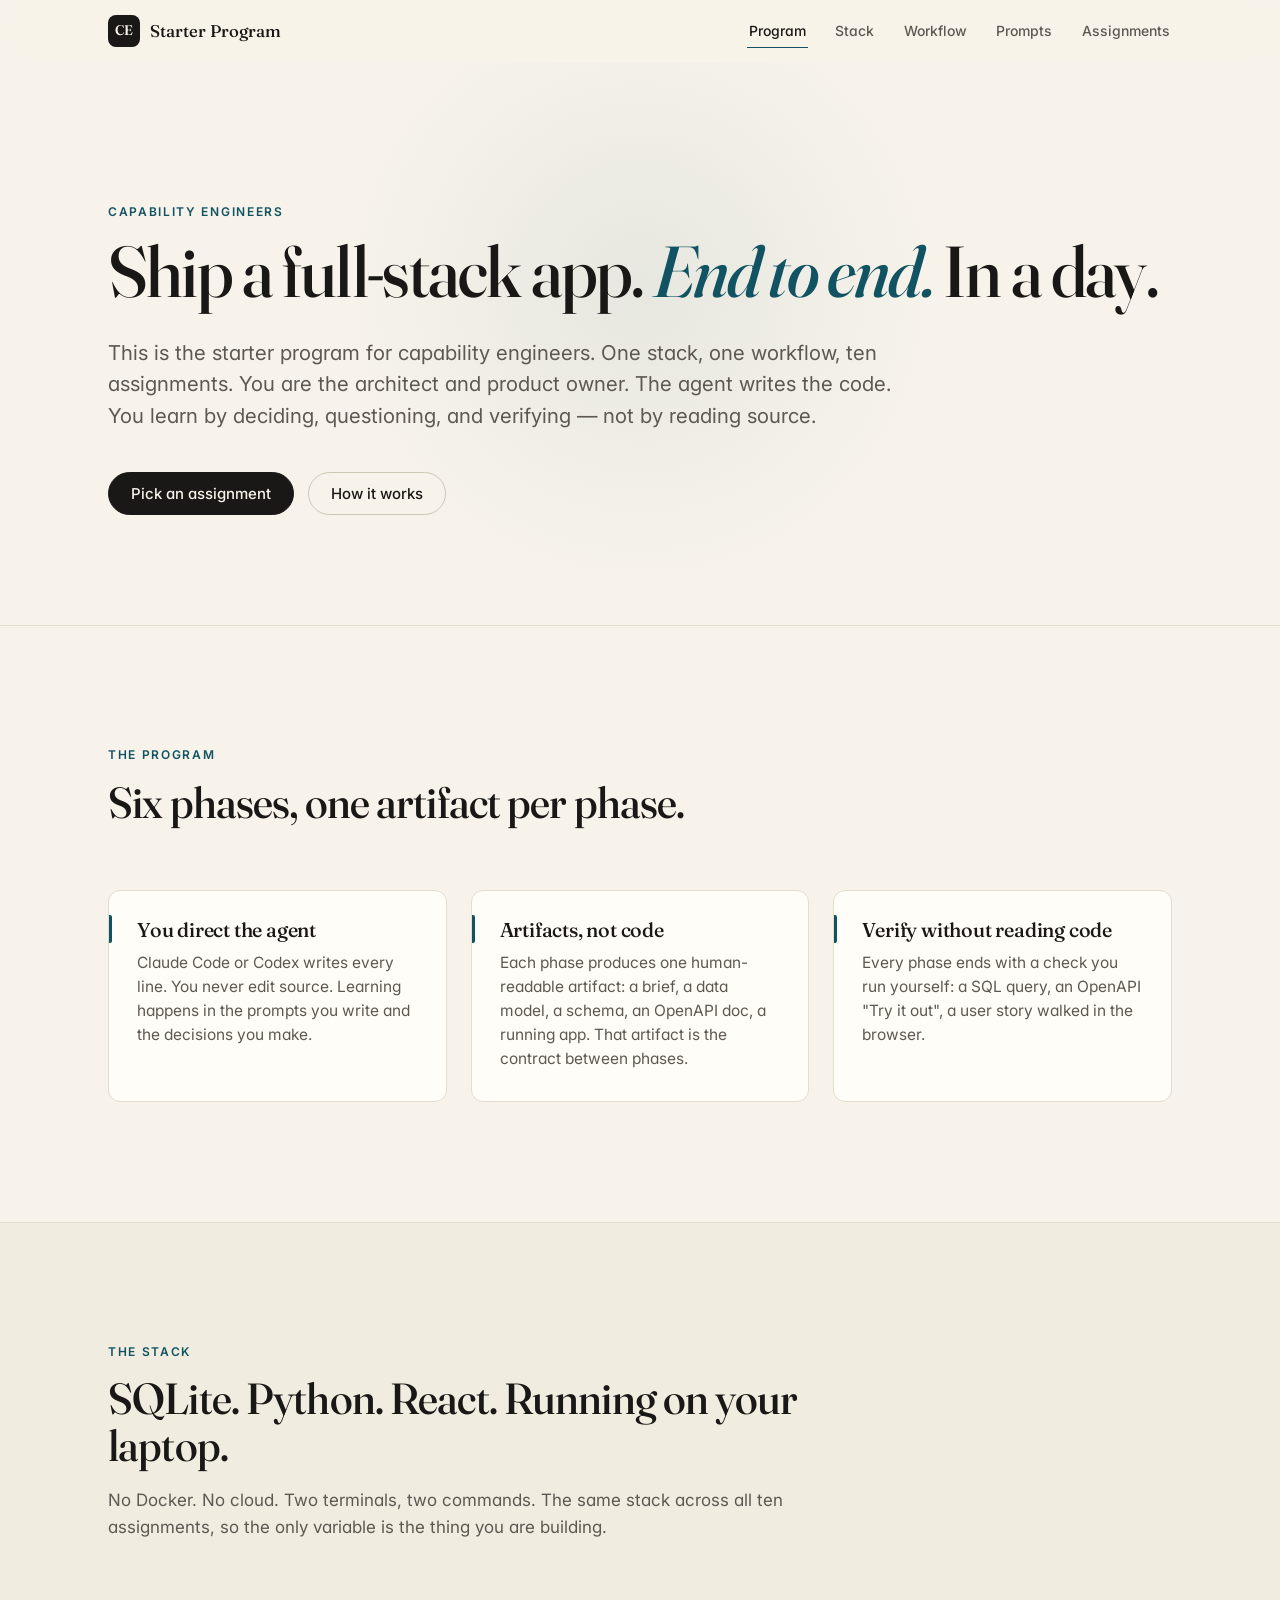
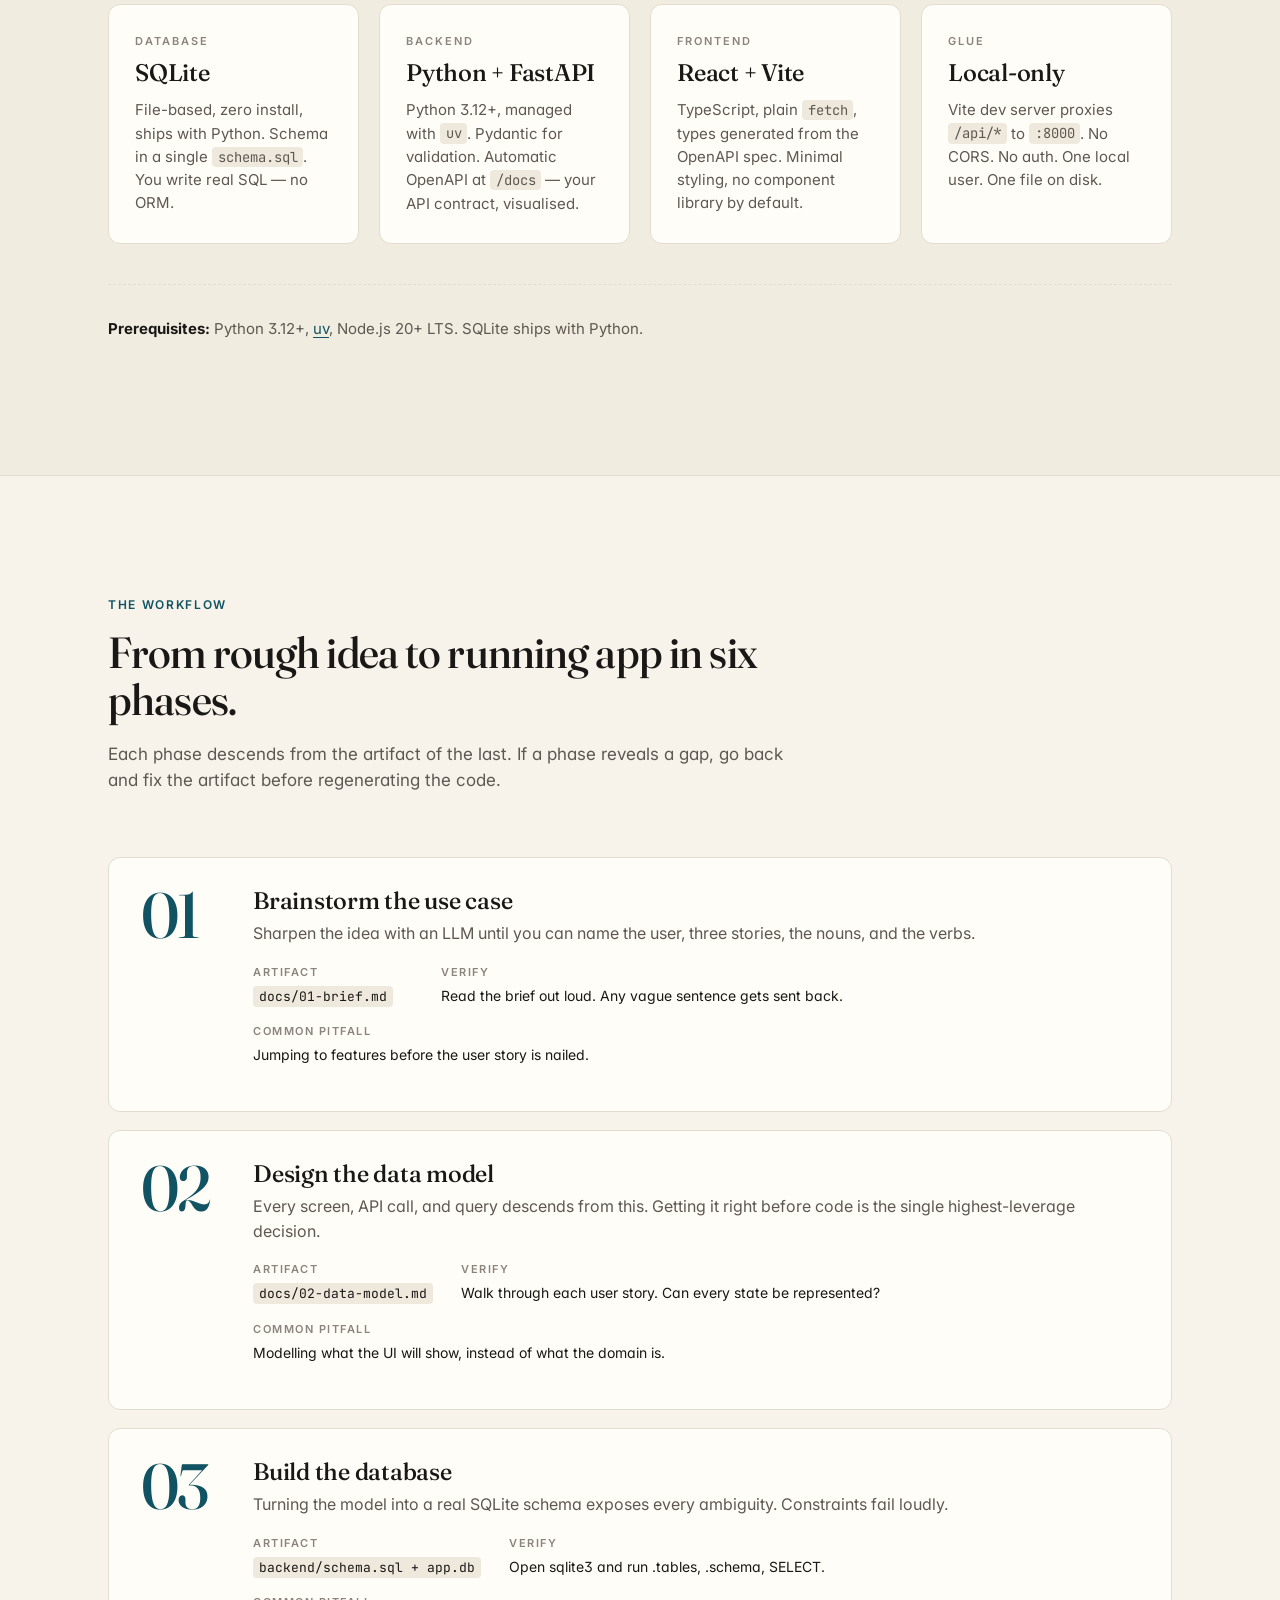
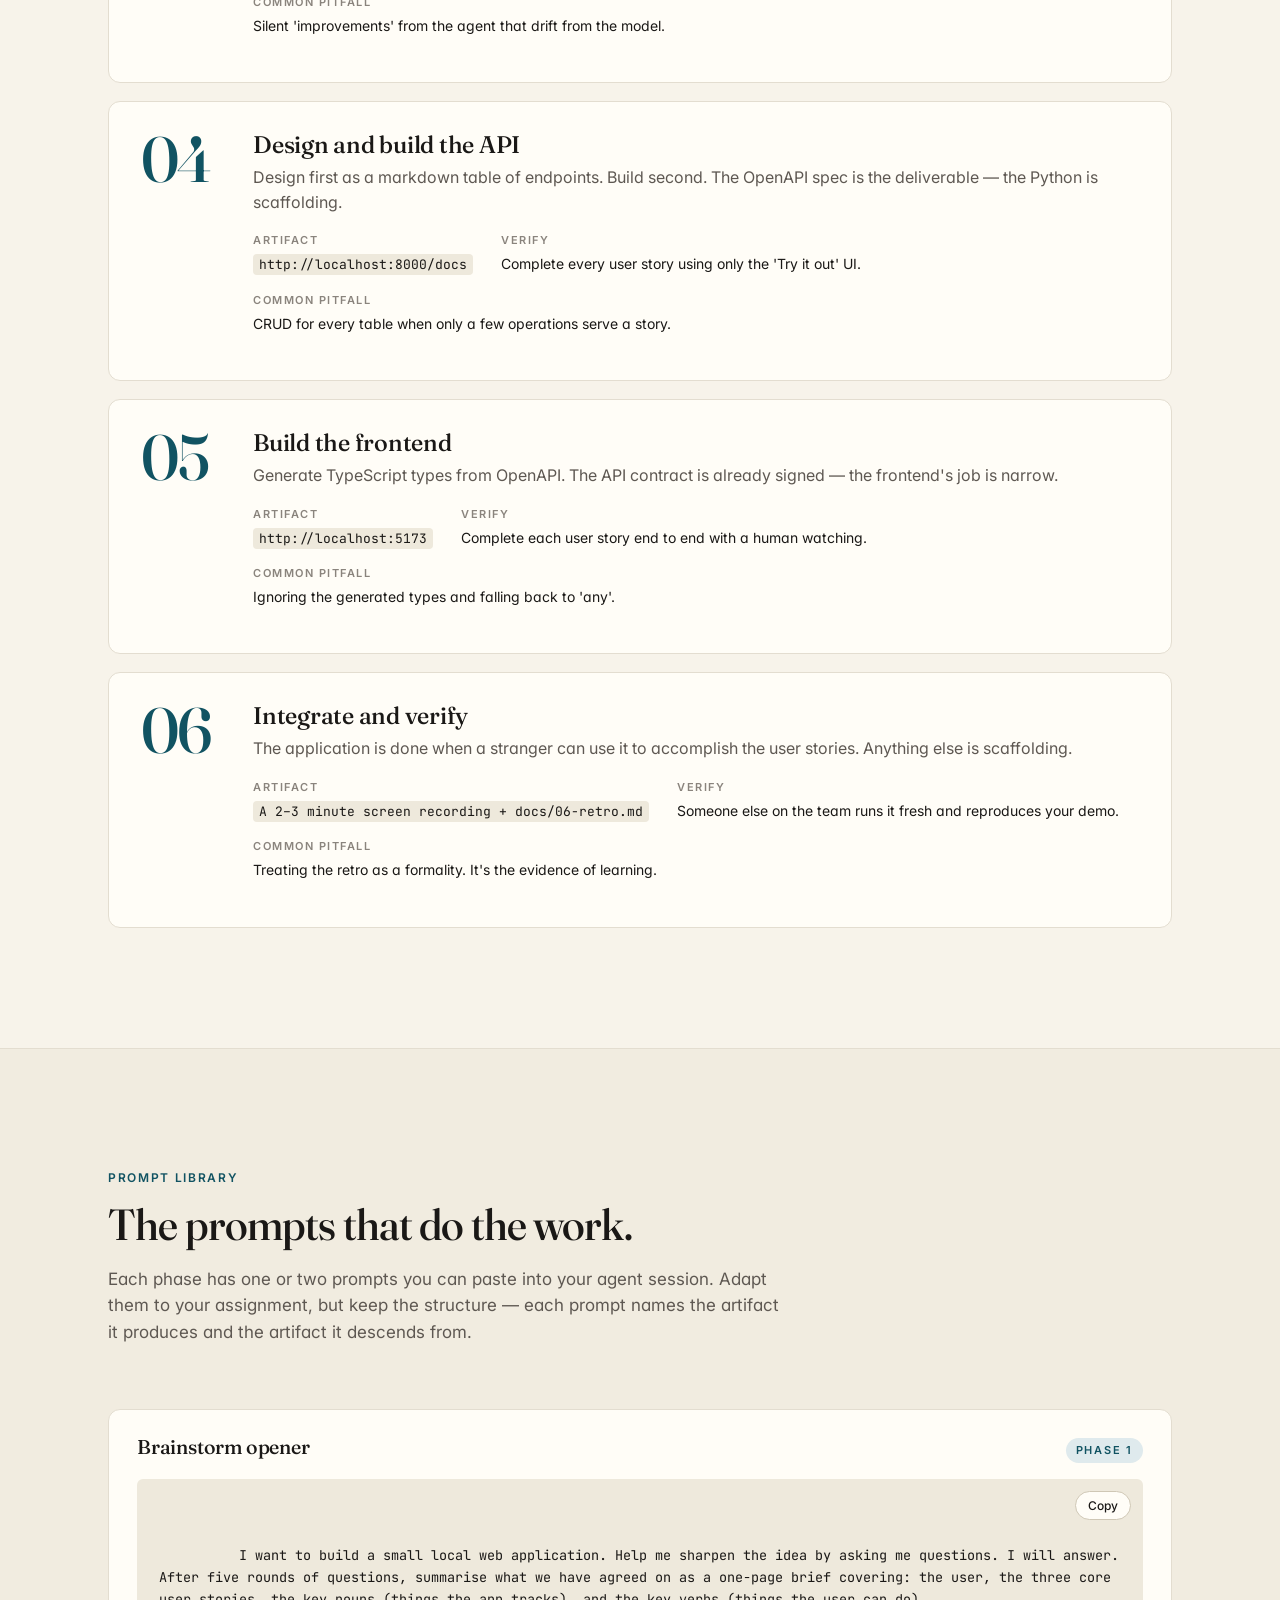
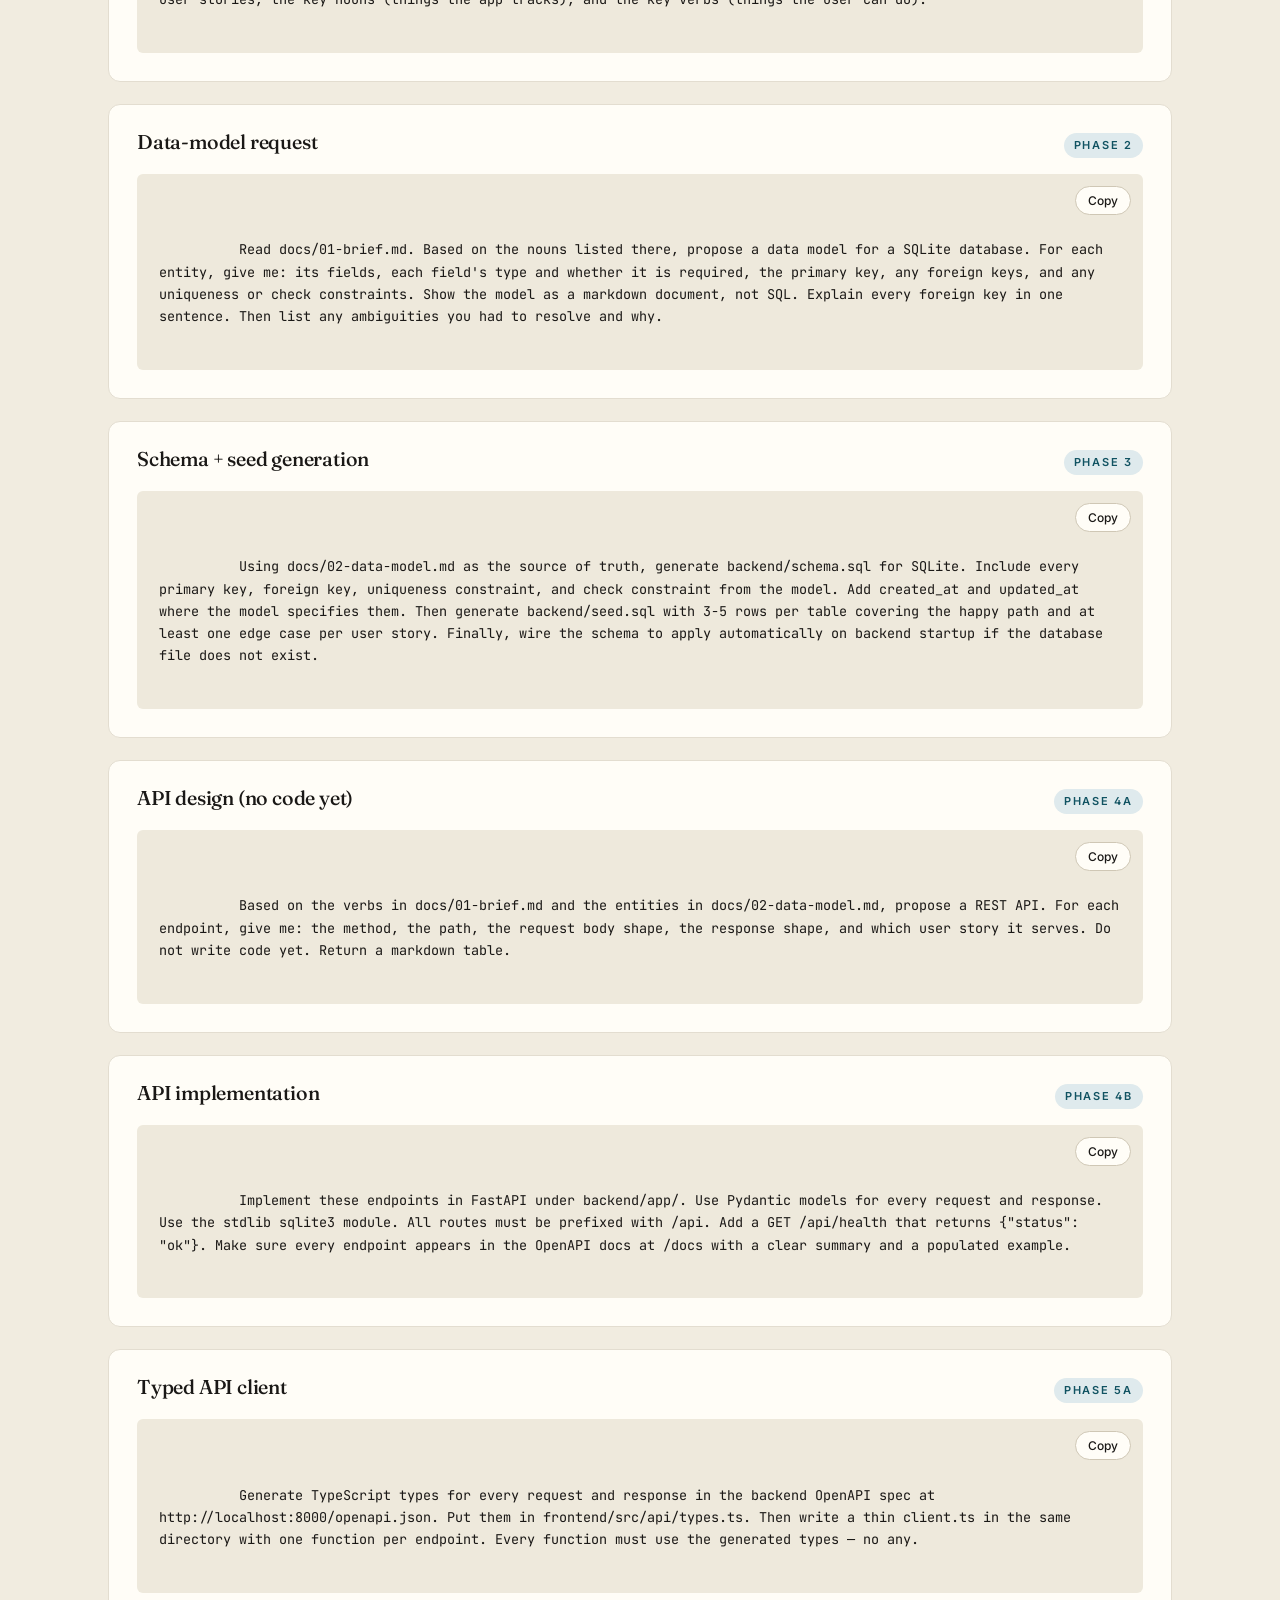
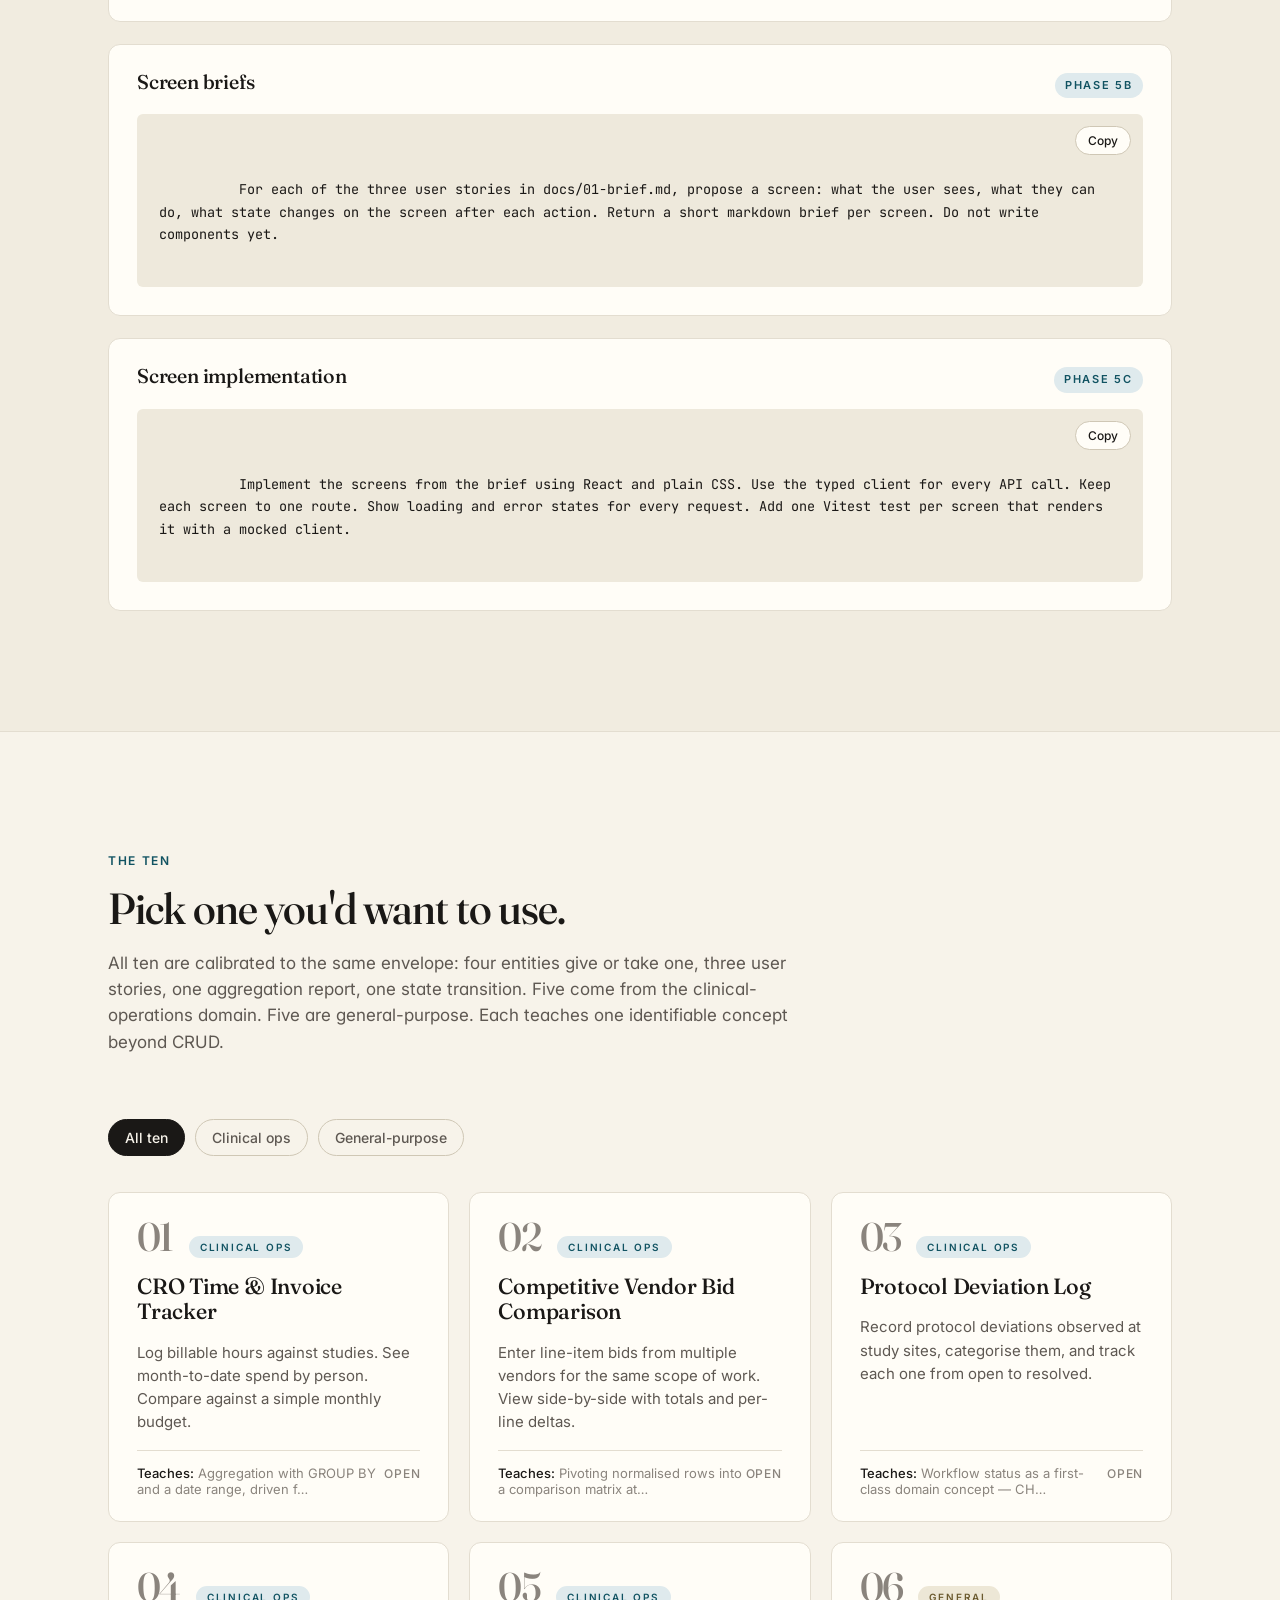
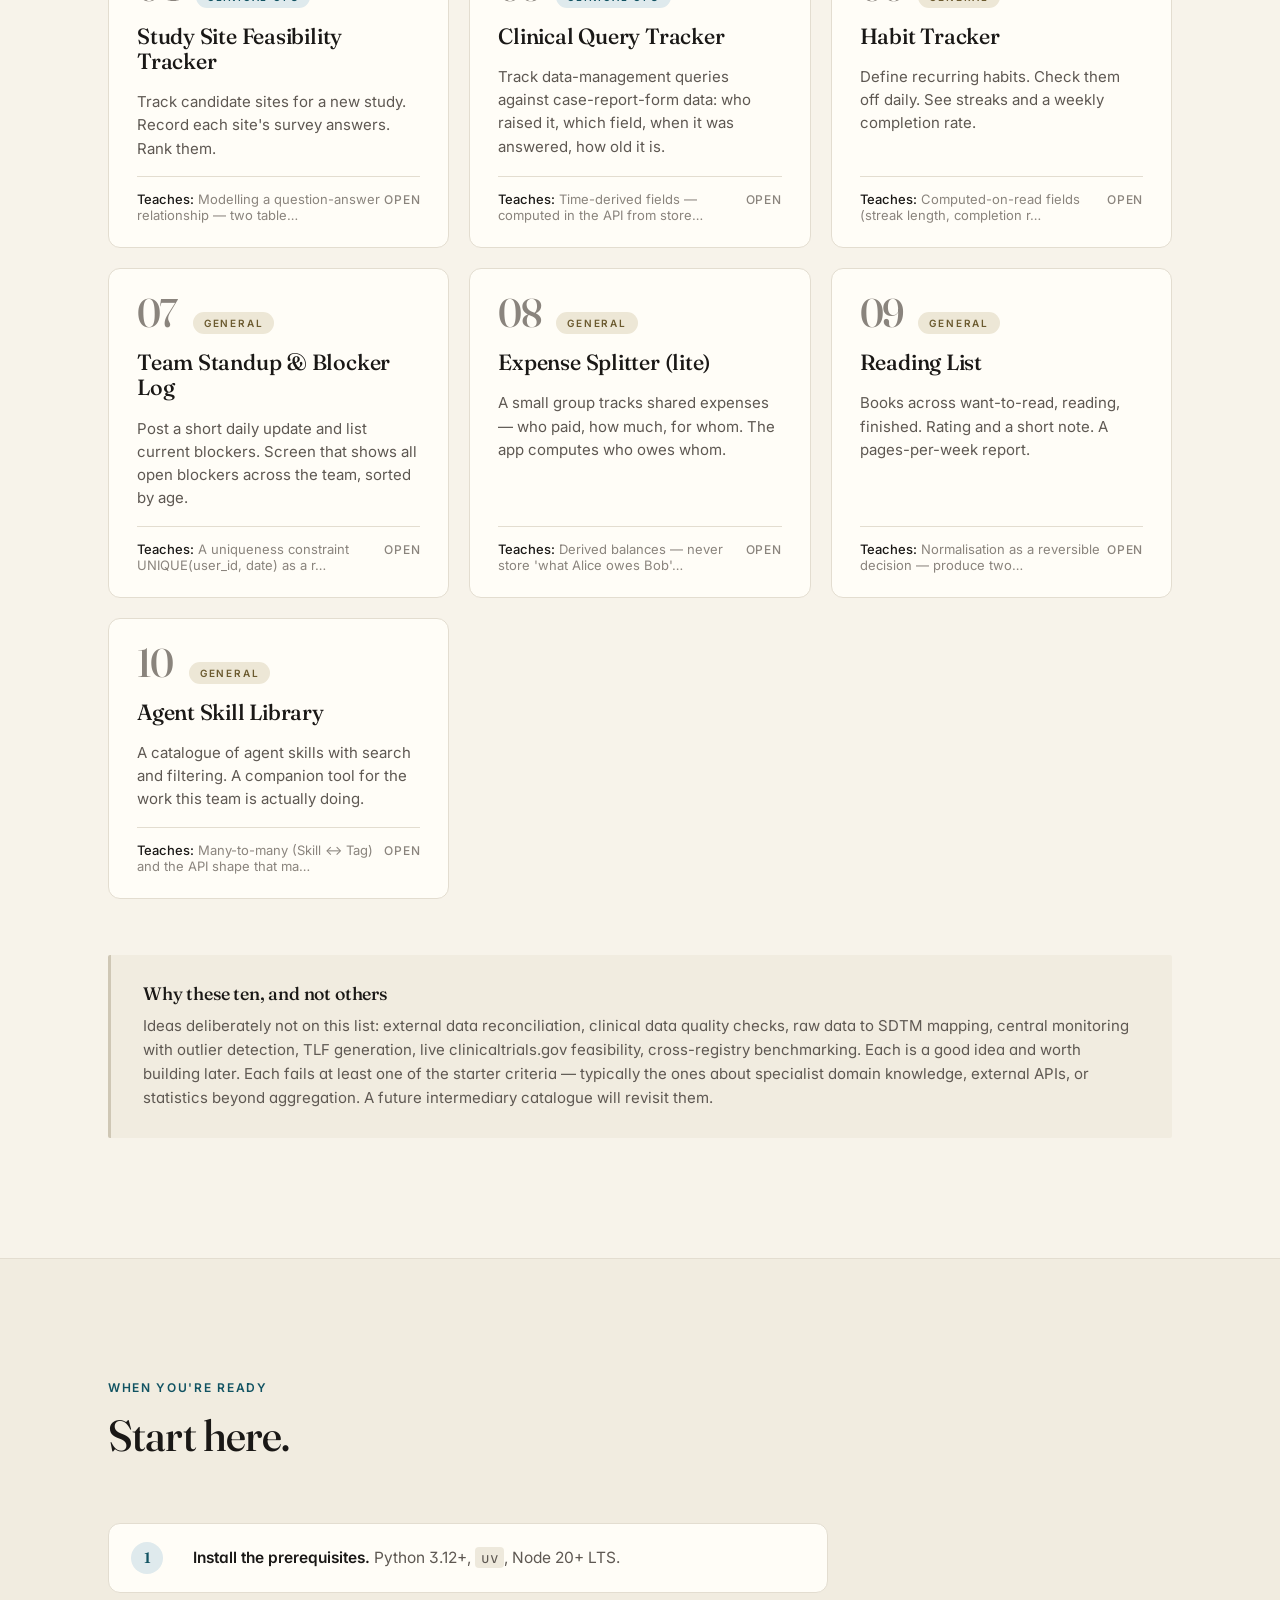
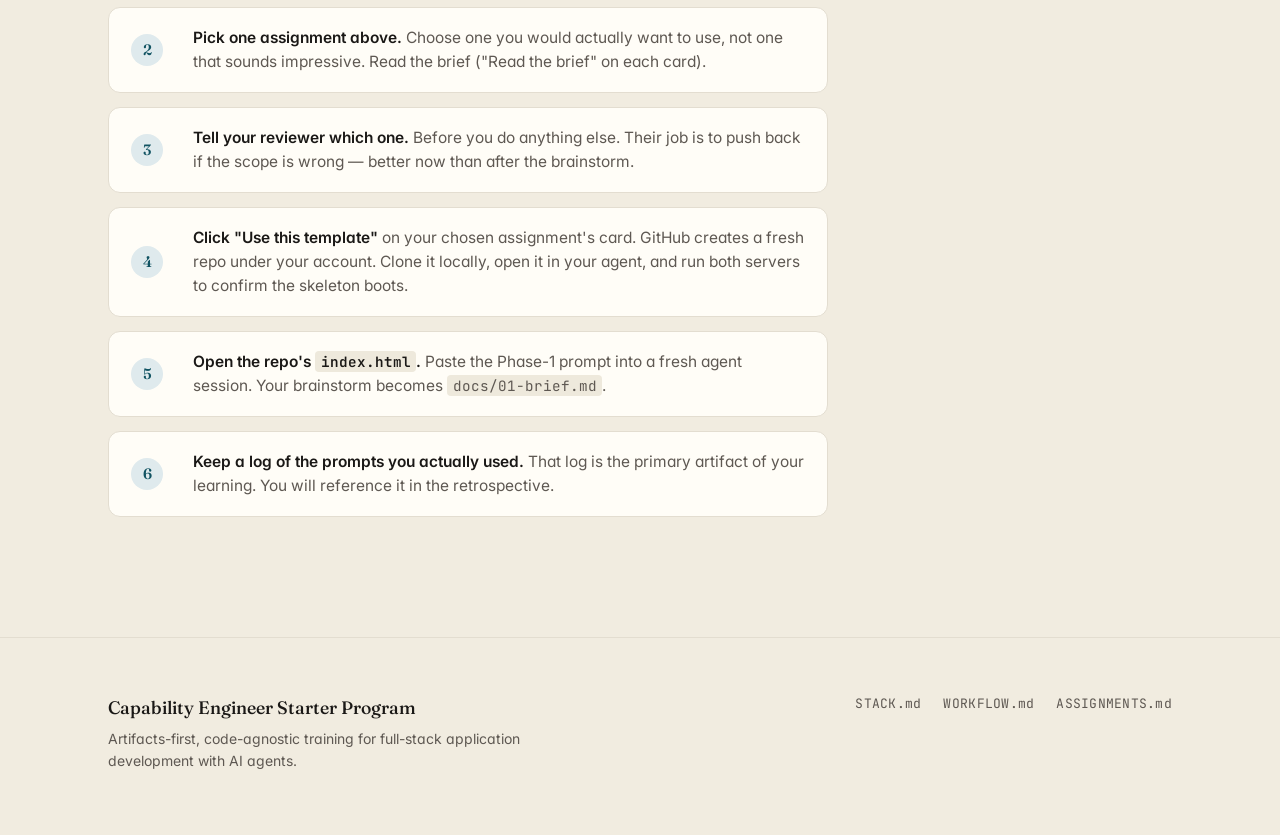
<file: index.html>
<!DOCTYPE html>
<html lang="en">
<head>
  <meta charset="UTF-8" />
  <meta name="viewport" content="width=device-width, initial-scale=1.0" />
  <title>Capability Engineer Starter Program</title>
  <meta name="description" content="A self-directed, full-stack starter program for capability engineers. Ten assignments, one stack, one workflow." />
  <link rel="preconnect" href="https://fonts.googleapis.com" />
  <link rel="preconnect" href="https://fonts.gstatic.com" crossorigin />
  <link href="https://fonts.googleapis.com/css2?family=Fraunces:opsz,wght@9..144,400;9..144,500;9..144,600;9..144,700&family=Inter:wght@400;500;600&family=JetBrains+Mono:wght@400;500&display=swap" rel="stylesheet" />
  <link rel="stylesheet" href="styles.css" />
</head>
<body>
  <header class="site-nav" id="siteNav">
    <div class="nav-inner">
      <a href="#top" class="brand">
        <span class="brand-mark">CE</span>
        <span class="brand-text">Starter Program</span>
      </a>
      <nav class="nav-links" aria-label="Primary">
        <a href="#program">Program</a>
        <a href="#stack">Stack</a>
        <a href="#workflow">Workflow</a>
        <a href="#prompts">Prompts</a>
        <a href="#assignments">Assignments</a>
      </nav>
    </div>
  </header>

  <main id="top">
    <section class="hero">
      <div class="wrap">
        <p class="eyebrow">Capability Engineers</p>
        <h1 class="display">Ship a full-stack app. <em>End to end.</em> In a day.</h1>
        <p class="lede">
          This is the starter program for capability engineers. One stack, one workflow, ten assignments.
          You are the architect and product owner. The agent writes the code. You learn by deciding,
          questioning, and verifying — not by reading source.
        </p>
        <div class="cta-row">
          <a href="#assignments" class="btn btn-primary">Pick an assignment</a>
          <a href="#workflow" class="btn btn-secondary">How it works</a>
        </div>
      </div>
    </section>

    <section id="program" class="section">
      <div class="wrap">
        <div class="section-head">
          <p class="eyebrow">The program</p>
          <h2 class="h2">Six phases, one artifact per phase.</h2>
        </div>
        <div class="three-col">
          <article class="tile">
            <h3 class="tile-title">You direct the agent</h3>
            <p>Claude Code or Codex writes every line. You never edit source. Learning happens in the prompts you write and the decisions you make.</p>
          </article>
          <article class="tile">
            <h3 class="tile-title">Artifacts, not code</h3>
            <p>Each phase produces one human-readable artifact: a brief, a data model, a schema, an OpenAPI doc, a running app. That artifact is the contract between phases.</p>
          </article>
          <article class="tile">
            <h3 class="tile-title">Verify without reading code</h3>
            <p>Every phase ends with a check you run yourself: a SQL query, an OpenAPI "Try it out", a user story walked in the browser.</p>
          </article>
        </div>
      </div>
    </section>

    <section id="stack" class="section section-alt">
      <div class="wrap">
        <div class="section-head">
          <p class="eyebrow">The stack</p>
          <h2 class="h2">SQLite. Python. React. Running on your laptop.</h2>
          <p class="lede-sm">No Docker. No cloud. Two terminals, two commands. The same stack across all ten assignments, so the only variable is the thing you are building.</p>
        </div>
        <div class="stack-grid">
          <article class="stack-card">
            <p class="stack-kicker">Database</p>
            <h3 class="stack-title">SQLite</h3>
            <p class="stack-body">File-based, zero install, ships with Python. Schema in a single <code>schema.sql</code>. You write real SQL — no ORM.</p>
          </article>
          <article class="stack-card">
            <p class="stack-kicker">Backend</p>
            <h3 class="stack-title">Python + FastAPI</h3>
            <p class="stack-body">Python 3.12+, managed with <code>uv</code>. Pydantic for validation. Automatic OpenAPI at <code>/docs</code> — your API contract, visualised.</p>
          </article>
          <article class="stack-card">
            <p class="stack-kicker">Frontend</p>
            <h3 class="stack-title">React + Vite</h3>
            <p class="stack-body">TypeScript, plain <code>fetch</code>, types generated from the OpenAPI spec. Minimal styling, no component library by default.</p>
          </article>
          <article class="stack-card">
            <p class="stack-kicker">Glue</p>
            <h3 class="stack-title">Local-only</h3>
            <p class="stack-body">Vite dev server proxies <code>/api/*</code> to <code>:8000</code>. No CORS. No auth. One local user. One file on disk.</p>
          </article>
        </div>
        <p class="prereq">
          <strong>Prerequisites:</strong>
          Python 3.12+, <a href="https://docs.astral.sh/uv/" target="_blank" rel="noopener">uv</a>, Node.js 20+ LTS.
          SQLite ships with Python.
        </p>
      </div>
    </section>

    <section id="workflow" class="section">
      <div class="wrap">
        <div class="section-head">
          <p class="eyebrow">The workflow</p>
          <h2 class="h2">From rough idea to running app in six phases.</h2>
          <p class="lede-sm">Each phase descends from the artifact of the last. If a phase reveals a gap, go back and fix the artifact before regenerating the code.</p>
        </div>
        <ol class="phase-list" id="phaseList"></ol>
      </div>
    </section>

    <section id="prompts" class="section section-alt">
      <div class="wrap">
        <div class="section-head">
          <p class="eyebrow">Prompt library</p>
          <h2 class="h2">The prompts that do the work.</h2>
          <p class="lede-sm">Each phase has one or two prompts you can paste into your agent session. Adapt them to your assignment, but keep the structure — each prompt names the artifact it produces and the artifact it descends from.</p>
        </div>
        <div class="prompt-list" id="promptList"></div>
      </div>
    </section>

    <section id="assignments" class="section">
      <div class="wrap">
        <div class="section-head">
          <p class="eyebrow">The ten</p>
          <h2 class="h2">Pick one you'd want to use.</h2>
          <p class="lede-sm">All ten are calibrated to the same envelope: four entities give or take one, three user stories, one aggregation report, one state transition. Five come from the clinical-operations domain. Five are general-purpose. Each teaches one identifiable concept beyond CRUD.</p>
        </div>
        <div class="filter-row" role="tablist" aria-label="Assignment category">
          <button class="filter-pill is-active" data-filter="all" role="tab" aria-selected="true">All ten</button>
          <button class="filter-pill" data-filter="clinical" role="tab" aria-selected="false">Clinical ops</button>
          <button class="filter-pill" data-filter="general" role="tab" aria-selected="false">General-purpose</button>
        </div>
        <div class="assignment-grid" id="assignmentGrid"></div>
        <div class="excluded-note">
          <h3 class="h3">Why these ten, and not others</h3>
          <p>Ideas deliberately not on this list: external data reconciliation, clinical data quality checks, raw data to SDTM mapping, central monitoring with outlier detection, TLF generation, live clinicaltrials.gov feasibility, cross-registry benchmarking. Each is a good idea and worth building later. Each fails at least one of the starter criteria — typically the ones about specialist domain knowledge, external APIs, or statistics beyond aggregation. A future intermediary catalogue will revisit them.</p>
        </div>
      </div>
    </section>

    <section class="section section-alt">
      <div class="wrap">
        <div class="section-head">
          <p class="eyebrow">When you're ready</p>
          <h2 class="h2">Start here.</h2>
        </div>
        <ol class="start-steps">
          <li><span class="step-num">1</span><div><strong>Install the prerequisites.</strong> Python 3.12+, <code>uv</code>, Node 20+ LTS.</div></li>
          <li><span class="step-num">2</span><div><strong>Pick one assignment above.</strong> Choose one you would actually want to use, not one that sounds impressive. Read the brief ("Read the brief" on each card).</div></li>
          <li><span class="step-num">3</span><div><strong>Tell your reviewer which one.</strong> Before you do anything else. Their job is to push back if the scope is wrong — better now than after the brainstorm.</div></li>
          <li><span class="step-num">4</span><div><strong>Click "Use this template"</strong> on your chosen assignment's card. GitHub creates a fresh repo under your account. Clone it locally, open it in your agent, and run both servers to confirm the skeleton boots.</div></li>
          <li><span class="step-num">5</span><div><strong>Open the repo's <code>index.html</code>.</strong> Paste the Phase-1 prompt into a fresh agent session. Your brainstorm becomes <code>docs/01-brief.md</code>.</div></li>
          <li><span class="step-num">6</span><div><strong>Keep a log of the prompts you actually used.</strong> That log is the primary artifact of your learning. You will reference it in the retrospective.</div></li>
        </ol>
      </div>
    </section>
  </main>

  <footer class="site-footer">
    <div class="wrap footer-inner">
      <div>
        <p class="footer-brand">Capability Engineer Starter Program</p>
        <p class="footer-text">Artifacts-first, code-agnostic training for full-stack application development with AI agents.</p>
      </div>
      <div class="footer-links">
        <a href="STACK.md">STACK.md</a>
        <a href="WORKFLOW.md">WORKFLOW.md</a>
        <a href="ASSIGNMENTS.md">ASSIGNMENTS.md</a>
      </div>
    </div>
  </footer>

  <script src="app.js"></script>
</body>
</html>
</file>
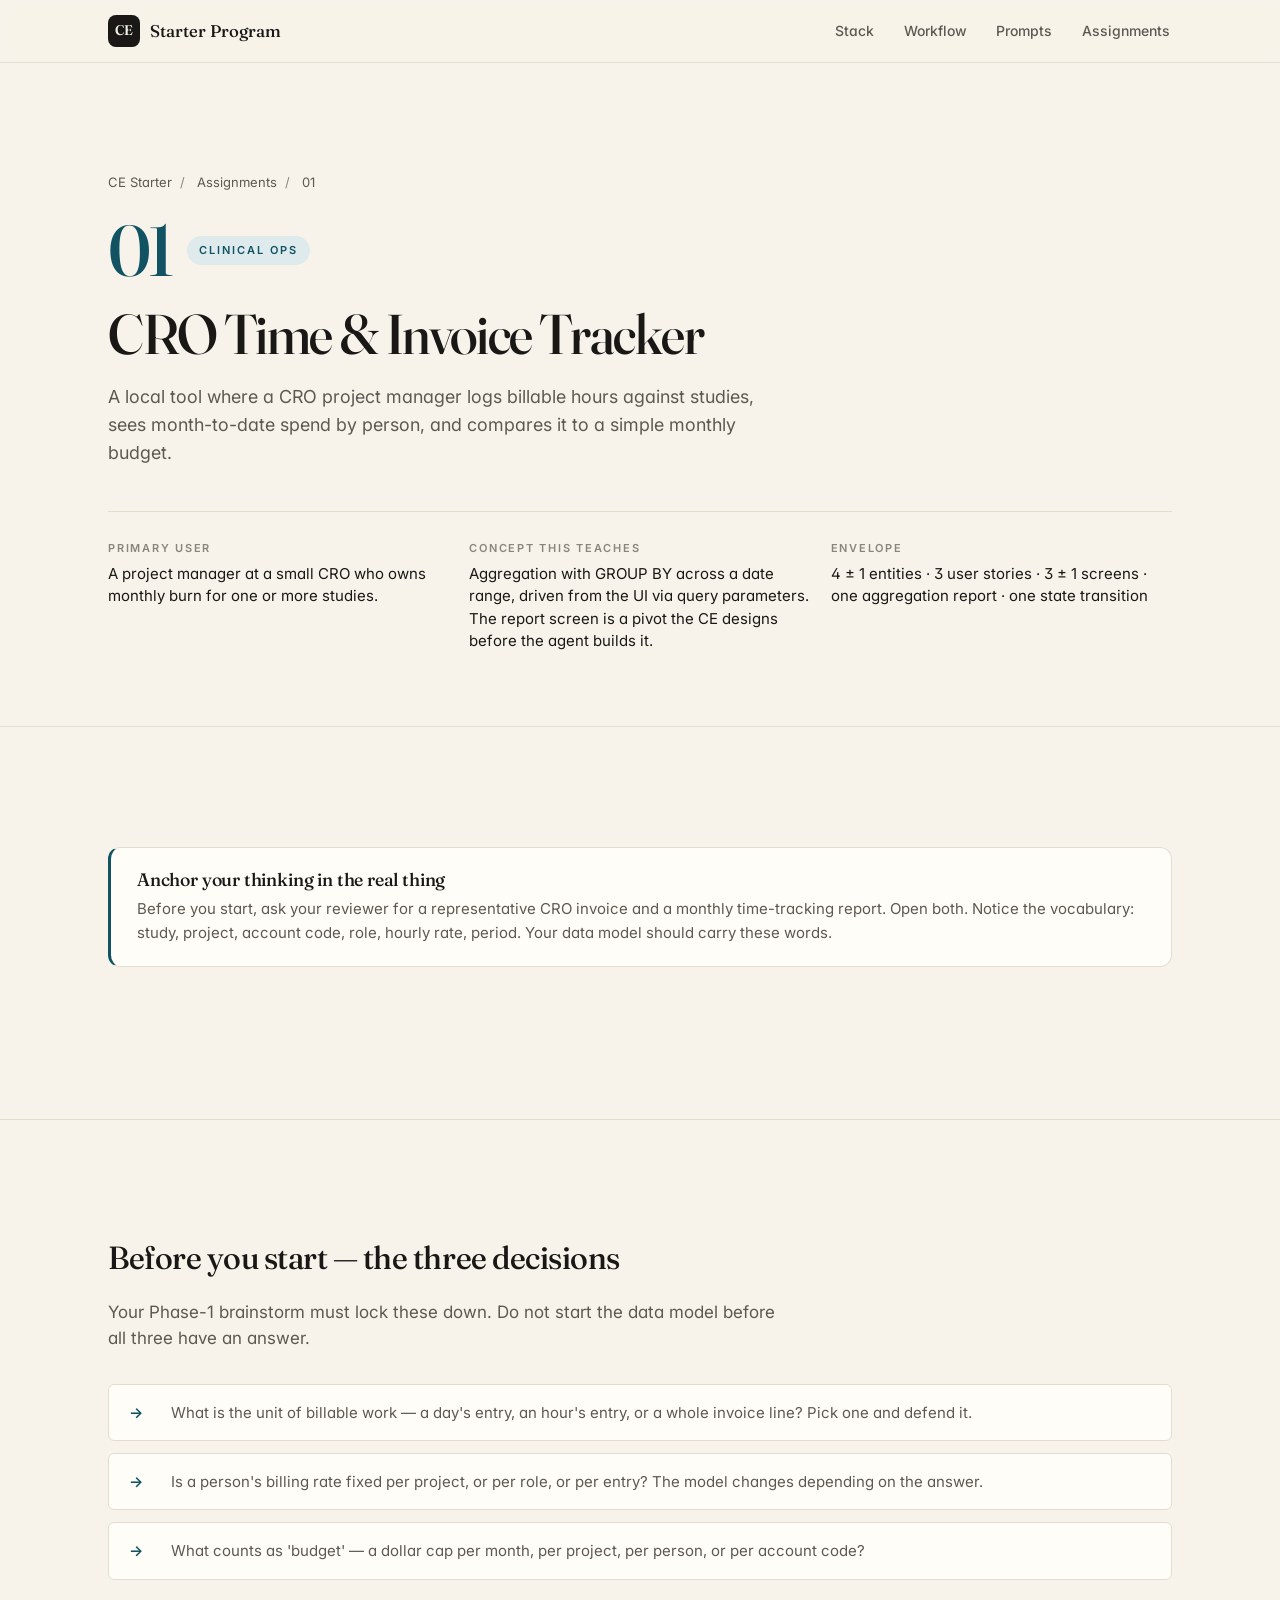
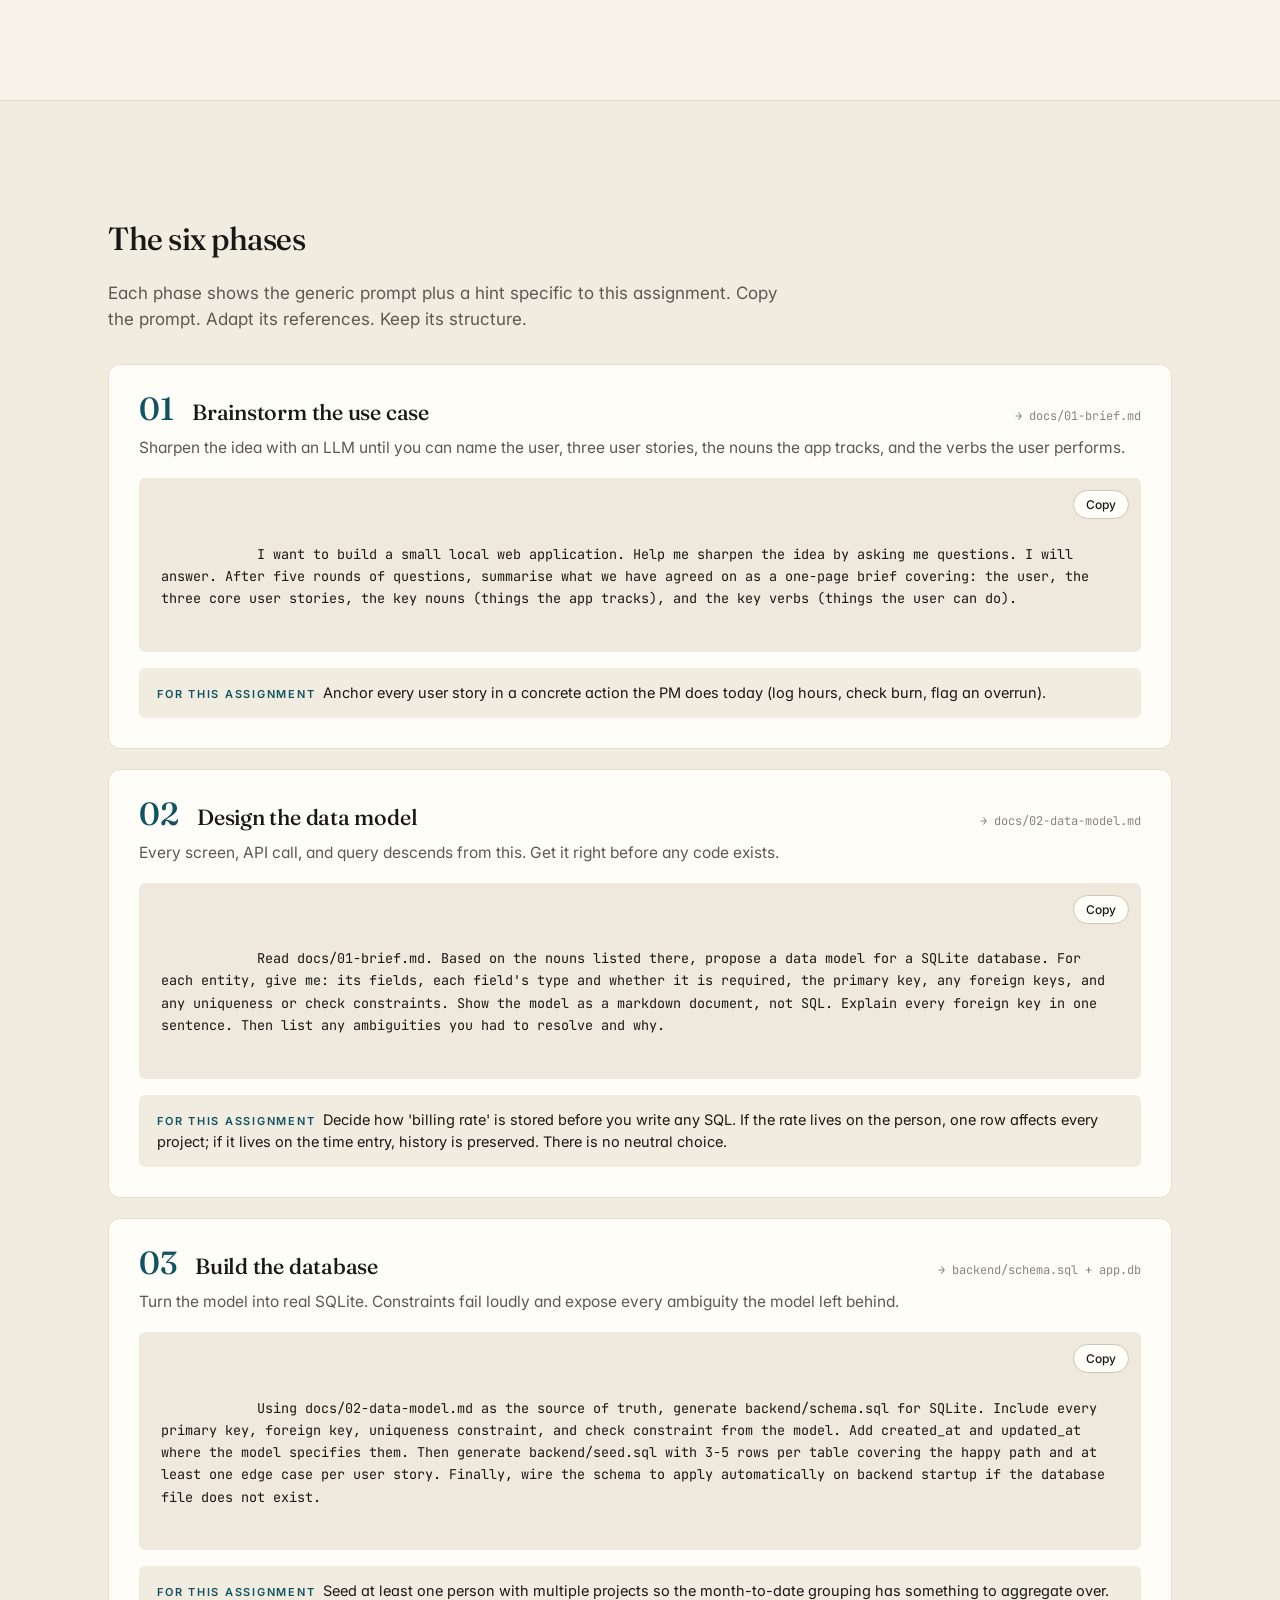
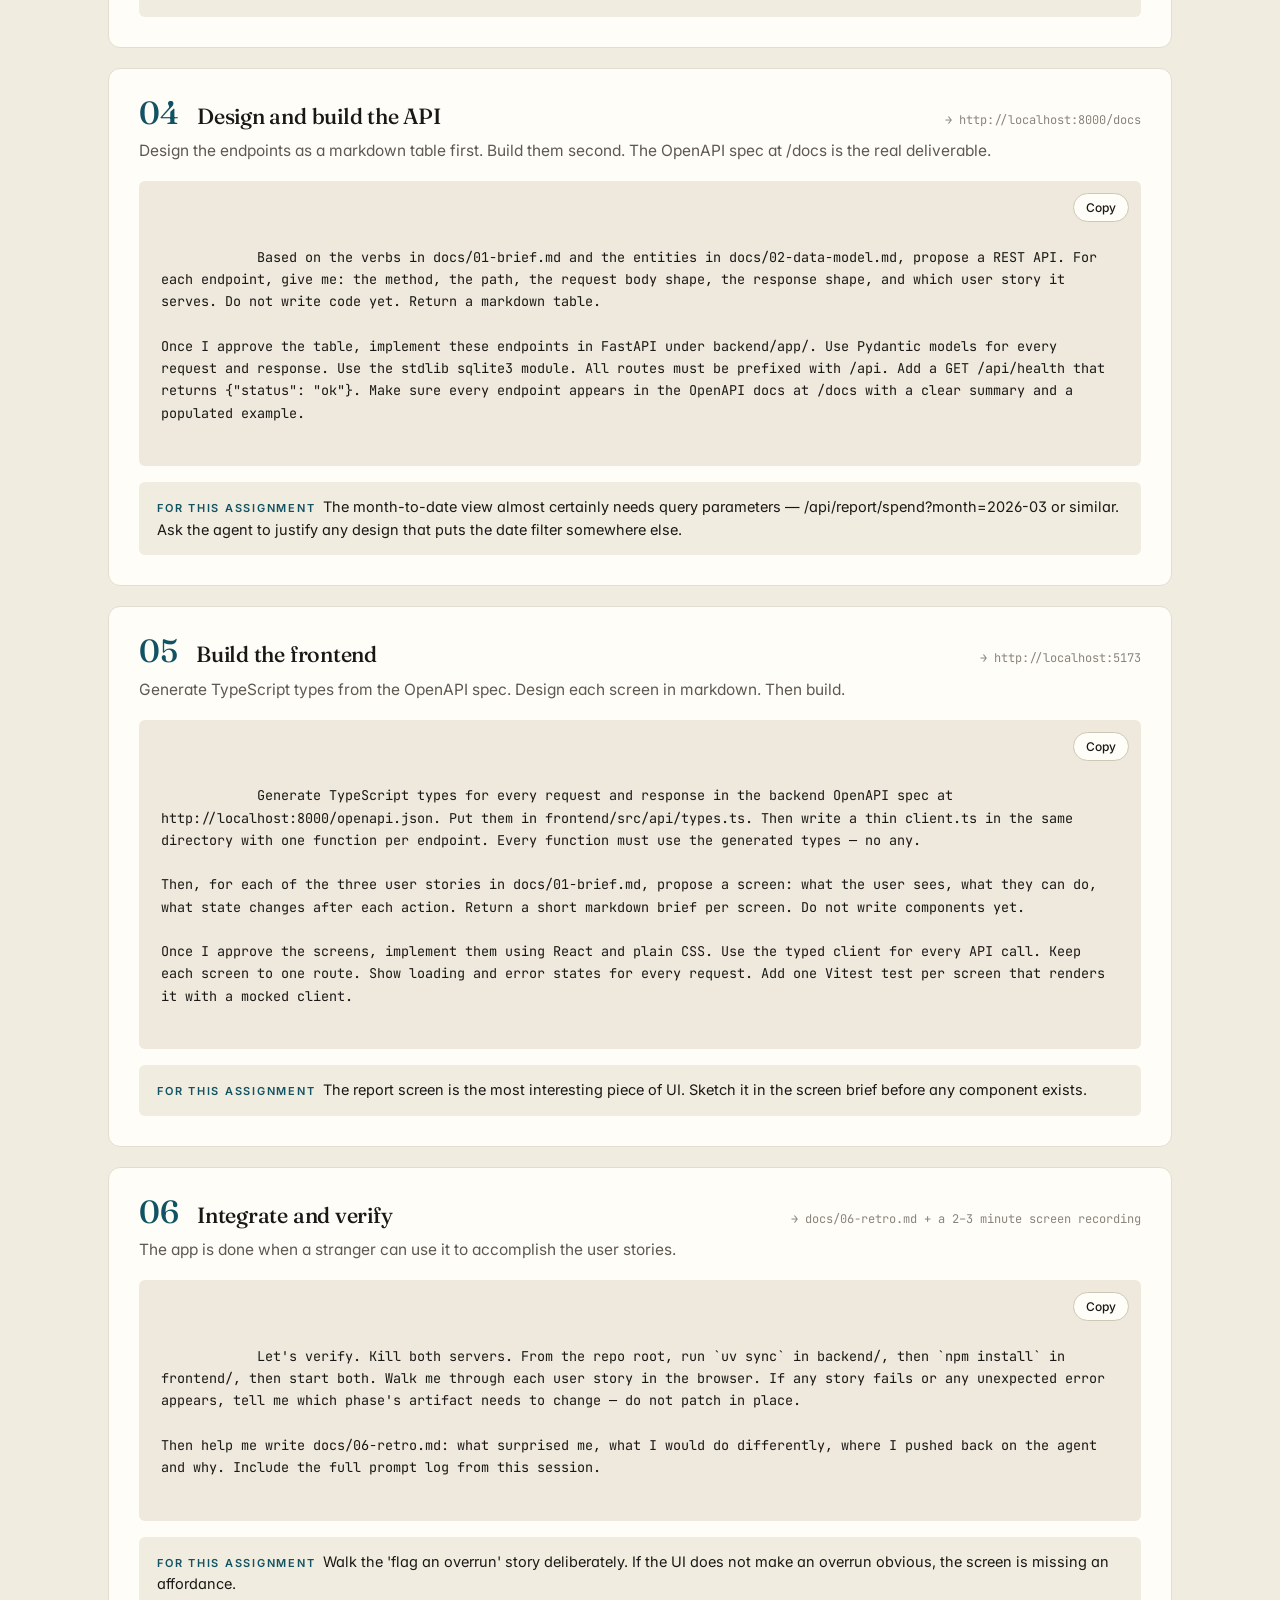
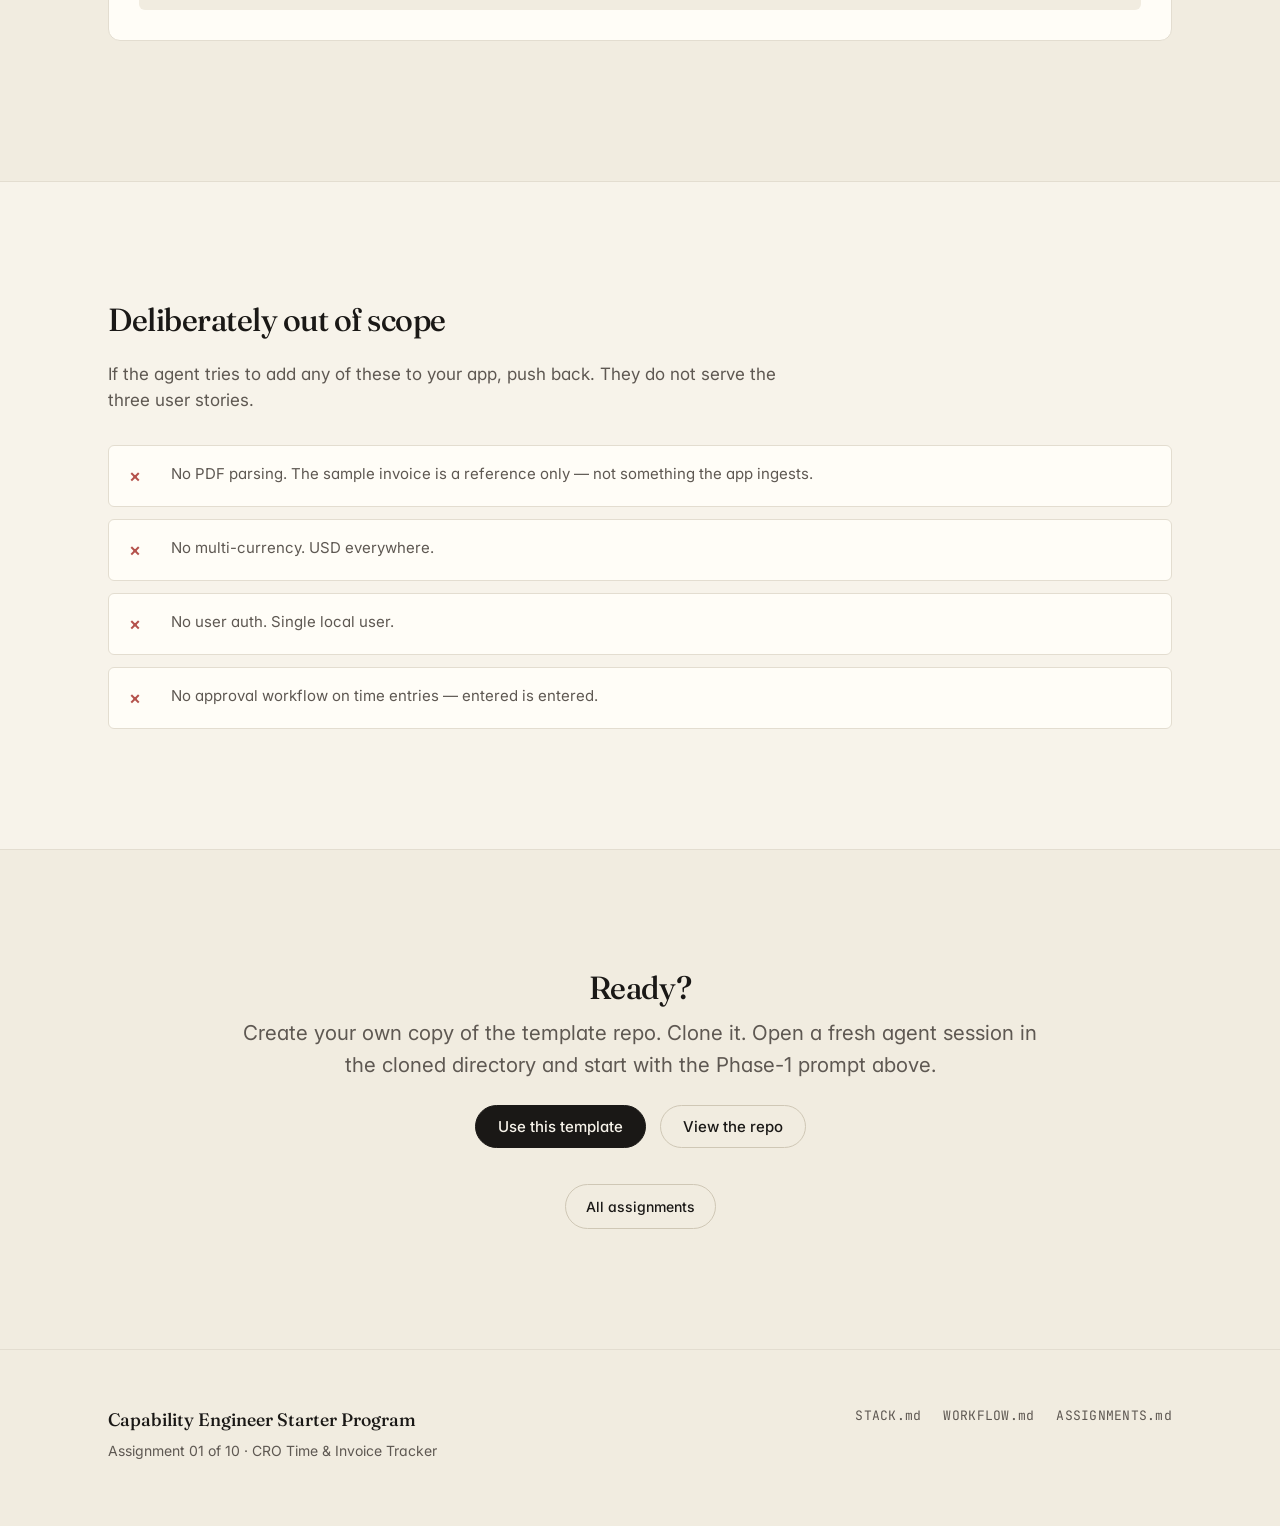
<file: assignments/01-cro-time-invoice-tracker/index.html>
<!DOCTYPE html>
<html lang="en">
<head>
  <meta charset="UTF-8" />
  <meta name="viewport" content="width=device-width, initial-scale=1.0" />
  <title>Assignment 01 — CRO Time &amp; Invoice Tracker · CE Starter</title>
  <meta name="description" content="A local tool where a CRO project manager logs billable hours against studies, sees month-to-date spend by person, and compares it to a simple monthly budget." />
  <link rel="preconnect" href="https://fonts.googleapis.com" />
  <link rel="preconnect" href="https://fonts.gstatic.com" crossorigin />
  <link href="https://fonts.googleapis.com/css2?family=Fraunces:opsz,wght@9..144,400;9..144,500;9..144,600;9..144,700&family=Inter:wght@400;500;600&family=JetBrains+Mono:wght@400;500&display=swap" rel="stylesheet" />
  <link rel="stylesheet" href="../../styles.css" />
  <style>
    .assignment-hero { padding: clamp(56px, 9vw, 96px) 0 clamp(32px, 5vw, 56px); }
    .breadcrumb { font-size: 13px; color: var(--ink-muted); margin-bottom: 28px; }
    .breadcrumb a { color: var(--ink-muted); text-decoration: none; }
    .breadcrumb a:hover { color: var(--ink); }
    .breadcrumb span { margin: 0 8px; color: var(--ink-subtle); }
    .hero-meta { display: flex; gap: 16px; flex-wrap: wrap; align-items: center; margin-bottom: 24px; }
    .hero-meta .big-num { font-family: var(--font-display); font-variation-settings: "opsz" 144; font-size: 72px; line-height: 0.85; color: var(--accent); font-weight: 500; letter-spacing: -0.04em; }
    .hero-meta .cat-tag { font-size: 11px; font-weight: 600; letter-spacing: 0.18em; text-transform: uppercase; padding: 6px 12px; border-radius: 999px; background: var(--accent-soft); color: var(--accent); }
    .a-title { font-family: var(--font-display); font-variation-settings: "opsz" 144; font-weight: 500; font-size: clamp(34px, 5vw, 56px); line-height: 1.04; letter-spacing: -0.025em; margin: 0 0 20px; max-width: 18ch; }
    .a-pitch { font-size: clamp(17px, 1.4vw, 20px); color: var(--ink-muted); max-width: 60ch; margin: 0; }
    .facts { display: grid; grid-template-columns: repeat(auto-fit, minmax(240px, 1fr)); gap: 20px; margin-top: 44px; padding: 28px 0 0; border-top: 1px solid var(--rule); }
    .fact-label { font-size: 11px; font-weight: 600; letter-spacing: 0.16em; text-transform: uppercase; color: var(--ink-subtle); margin: 0 0 6px; }
    .fact-body { margin: 0; font-size: 15px; color: var(--ink); line-height: 1.5; }
    .callout { background: var(--surface); border: 1px solid var(--rule); border-left: 3px solid var(--accent); border-radius: var(--radius); padding: 22px 26px; margin: 0 0 32px; }
    .callout h3 { font-family: var(--font-display); font-variation-settings: "opsz" 36; font-size: 18px; font-weight: 500; margin: 0 0 8px; }
    .callout p { margin: 0; color: var(--ink-muted); font-size: 15px; line-height: 1.55; }
    .lock-down, .guardrails { list-style: none; padding: 0; margin: 0; display: grid; gap: 12px; }
    .lock-down li, .guardrails li { padding: 16px 20px; background: var(--surface); border: 1px solid var(--rule); border-radius: var(--radius-sm); color: var(--ink-muted); font-size: 15px; line-height: 1.55; display: grid; grid-template-columns: 28px 1fr; gap: 14px; }
    .lock-down li::before { content: "→"; color: var(--accent); font-weight: 600; }
    .guardrails li::before { content: "×"; color: #b4524c; font-weight: 600; font-size: 18px; }
    .phase-block { background: var(--surface); border: 1px solid var(--rule); border-radius: var(--radius); padding: 28px 30px 30px; margin-bottom: 20px; }
    .phase-head-row { display: flex; align-items: baseline; gap: 18px; margin-bottom: 10px; flex-wrap: wrap; }
    .phase-num { font-family: var(--font-display); font-variation-settings: "opsz" 48; font-size: 32px; font-weight: 500; color: var(--accent); line-height: 1; }
    .phase-num::before { content: "0"; }
    .phase-block h3 { font-family: var(--font-display); font-variation-settings: "opsz" 48; font-size: 22px; font-weight: 500; margin: 0; line-height: 1.15; }
    .phase-artifact { font-family: var(--font-mono); font-size: 12px; color: var(--ink-subtle); margin-left: auto; }
    .phase-lede { color: var(--ink-muted); margin: 0 0 18px; font-size: 15.5px; }
    .phase-hint { background: var(--bg-alt); border-radius: var(--radius-sm); padding: 14px 18px; margin-top: 16px; font-size: 14.5px; color: var(--ink); line-height: 1.55; }
    .phase-hint-label { font-size: 11px; font-weight: 600; letter-spacing: 0.16em; text-transform: uppercase; color: var(--accent); margin-right: 8px; }
    .back-cta { display: inline-flex; align-items: center; gap: 8px; padding: 11px 20px; border: 1px solid var(--rule-strong); border-radius: 999px; font-size: 14px; font-weight: 500; text-decoration: none; color: var(--ink); background: transparent; transition: all 140ms ease; }
    .back-cta:hover { border-color: var(--ink); }
    .section-title { font-family: var(--font-display); font-variation-settings: "opsz" 64; font-size: clamp(24px, 3vw, 32px); font-weight: 500; letter-spacing: -0.015em; margin: 0 0 24px; }
  </style>
</head>
<body>
  <header class="site-nav is-stuck">
    <div class="nav-inner">
      <a href="../../index.html" class="brand">
        <span class="brand-mark">CE</span>
        <span class="brand-text">Starter Program</span>
      </a>
      <nav class="nav-links" aria-label="Primary">
        <a href="../../index.html#stack">Stack</a>
        <a href="../../index.html#workflow">Workflow</a>
        <a href="../../index.html#prompts">Prompts</a>
        <a href="../../index.html#assignments">Assignments</a>
      </nav>
    </div>
  </header>

  <main>
    <section class="assignment-hero">
      <div class="wrap">
        <p class="breadcrumb">
          <a href="../../index.html">CE Starter</a><span>/</span>
          <a href="../../index.html#assignments">Assignments</a><span>/</span>
          01
        </p>
        <div class="hero-meta">
          <span class="big-num">01</span>
          <span class="cat-tag">Clinical ops</span>
        </div>
        <h1 class="a-title">CRO Time &amp; Invoice Tracker</h1>
        <p class="a-pitch">A local tool where a CRO project manager logs billable hours against studies, sees month-to-date spend by person, and compares it to a simple monthly budget.</p>
        <dl class="facts">
          <div>
            <p class="fact-label">Primary user</p>
            <p class="fact-body">A project manager at a small CRO who owns monthly burn for one or more studies.</p>
          </div>
          <div>
            <p class="fact-label">Concept this teaches</p>
            <p class="fact-body">Aggregation with GROUP BY across a date range, driven from the UI via query parameters. The report screen is a pivot the CE designs before the agent builds it.</p>
          </div>
          <div>
            <p class="fact-label">Envelope</p>
            <p class="fact-body">4 ± 1 entities · 3 user stories · 3 ± 1 screens · one aggregation report · one state transition</p>
          </div>
        </dl>
      </div>
    </section>

    <section class="section"><div class="wrap"><div class="callout"><h3>Anchor your thinking in the real thing</h3><p>Before you start, ask your reviewer for a representative CRO invoice and a monthly time-tracking report. Open both. Notice the vocabulary: study, project, account code, role, hourly rate, period. Your data model should carry these words.</p></div></div></section>

    <section class="section">
      <div class="wrap">
        <h2 class="section-title">Before you start — the three decisions</h2>
        <p class="lede-sm" style="margin: 0 0 32px;">Your Phase-1 brainstorm must lock these down. Do not start the data model before all three have an answer.</p>
        <ul class="lock-down">
          <li>What is the unit of billable work — a day&#x27;s entry, an hour&#x27;s entry, or a whole invoice line? Pick one and defend it.</li>
          <li>Is a person&#x27;s billing rate fixed per project, or per role, or per entry? The model changes depending on the answer.</li>
          <li>What counts as &#x27;budget&#x27; — a dollar cap per month, per project, per person, or per account code?</li>
        </ul>
      </div>
    </section>

    <section class="section section-alt">
      <div class="wrap">
        <h2 class="section-title">The six phases</h2>
        <p class="lede-sm" style="margin: 0 0 32px;">Each phase shows the generic prompt plus a hint specific to this assignment. Copy the prompt. Adapt its references. Keep its structure.</p>
        <article class="phase-block">
          <div class="phase-head-row">
            <span class="phase-num">1</span>
            <h3>Brainstorm the use case</h3>
            <span class="phase-artifact">→ docs/01-brief.md</span>
          </div>
          <p class="phase-lede">Sharpen the idea with an LLM until you can name the user, three user stories, the nouns the app tracks, and the verbs the user performs.</p>
          <div class="prompt-body">
            <button class="copy-btn" type="button" data-copy>Copy</button>
            <span class="prompt-text">I want to build a small local web application. Help me sharpen the idea by asking me questions. I will answer. After five rounds of questions, summarise what we have agreed on as a one-page brief covering: the user, the three core user stories, the key nouns (things the app tracks), and the key verbs (things the user can do).</span>
          </div>
          <div class="phase-hint"><span class="phase-hint-label">For this assignment</span>Anchor every user story in a concrete action the PM does today (log hours, check burn, flag an overrun).</div>
        </article>
        <article class="phase-block">
          <div class="phase-head-row">
            <span class="phase-num">2</span>
            <h3>Design the data model</h3>
            <span class="phase-artifact">→ docs/02-data-model.md</span>
          </div>
          <p class="phase-lede">Every screen, API call, and query descends from this. Get it right before any code exists.</p>
          <div class="prompt-body">
            <button class="copy-btn" type="button" data-copy>Copy</button>
            <span class="prompt-text">Read docs/01-brief.md. Based on the nouns listed there, propose a data model for a SQLite database. For each entity, give me: its fields, each field&#x27;s type and whether it is required, the primary key, any foreign keys, and any uniqueness or check constraints. Show the model as a markdown document, not SQL. Explain every foreign key in one sentence. Then list any ambiguities you had to resolve and why.</span>
          </div>
          <div class="phase-hint"><span class="phase-hint-label">For this assignment</span>Decide how &#x27;billing rate&#x27; is stored before you write any SQL. If the rate lives on the person, one row affects every project; if it lives on the time entry, history is preserved. There is no neutral choice.</div>
        </article>
        <article class="phase-block">
          <div class="phase-head-row">
            <span class="phase-num">3</span>
            <h3>Build the database</h3>
            <span class="phase-artifact">→ backend/schema.sql + app.db</span>
          </div>
          <p class="phase-lede">Turn the model into real SQLite. Constraints fail loudly and expose every ambiguity the model left behind.</p>
          <div class="prompt-body">
            <button class="copy-btn" type="button" data-copy>Copy</button>
            <span class="prompt-text">Using docs/02-data-model.md as the source of truth, generate backend/schema.sql for SQLite. Include every primary key, foreign key, uniqueness constraint, and check constraint from the model. Add created_at and updated_at where the model specifies them. Then generate backend/seed.sql with 3-5 rows per table covering the happy path and at least one edge case per user story. Finally, wire the schema to apply automatically on backend startup if the database file does not exist.</span>
          </div>
          <div class="phase-hint"><span class="phase-hint-label">For this assignment</span>Seed at least one person with multiple projects so the month-to-date grouping has something to aggregate over.</div>
        </article>
        <article class="phase-block">
          <div class="phase-head-row">
            <span class="phase-num">4</span>
            <h3>Design and build the API</h3>
            <span class="phase-artifact">→ http://localhost:8000/docs</span>
          </div>
          <p class="phase-lede">Design the endpoints as a markdown table first. Build them second. The OpenAPI spec at /docs is the real deliverable.</p>
          <div class="prompt-body">
            <button class="copy-btn" type="button" data-copy>Copy</button>
            <span class="prompt-text">Based on the verbs in docs/01-brief.md and the entities in docs/02-data-model.md, propose a REST API. For each endpoint, give me: the method, the path, the request body shape, the response shape, and which user story it serves. Do not write code yet. Return a markdown table.

Once I approve the table, implement these endpoints in FastAPI under backend/app/. Use Pydantic models for every request and response. Use the stdlib sqlite3 module. All routes must be prefixed with /api. Add a GET /api/health that returns {&quot;status&quot;: &quot;ok&quot;}. Make sure every endpoint appears in the OpenAPI docs at /docs with a clear summary and a populated example.</span>
          </div>
          <div class="phase-hint"><span class="phase-hint-label">For this assignment</span>The month-to-date view almost certainly needs query parameters — /api/report/spend?month=2026-03 or similar. Ask the agent to justify any design that puts the date filter somewhere else.</div>
        </article>
        <article class="phase-block">
          <div class="phase-head-row">
            <span class="phase-num">5</span>
            <h3>Build the frontend</h3>
            <span class="phase-artifact">→ http://localhost:5173</span>
          </div>
          <p class="phase-lede">Generate TypeScript types from the OpenAPI spec. Design each screen in markdown. Then build.</p>
          <div class="prompt-body">
            <button class="copy-btn" type="button" data-copy>Copy</button>
            <span class="prompt-text">Generate TypeScript types for every request and response in the backend OpenAPI spec at http://localhost:8000/openapi.json. Put them in frontend/src/api/types.ts. Then write a thin client.ts in the same directory with one function per endpoint. Every function must use the generated types — no any.

Then, for each of the three user stories in docs/01-brief.md, propose a screen: what the user sees, what they can do, what state changes after each action. Return a short markdown brief per screen. Do not write components yet.

Once I approve the screens, implement them using React and plain CSS. Use the typed client for every API call. Keep each screen to one route. Show loading and error states for every request. Add one Vitest test per screen that renders it with a mocked client.</span>
          </div>
          <div class="phase-hint"><span class="phase-hint-label">For this assignment</span>The report screen is the most interesting piece of UI. Sketch it in the screen brief before any component exists.</div>
        </article>
        <article class="phase-block">
          <div class="phase-head-row">
            <span class="phase-num">6</span>
            <h3>Integrate and verify</h3>
            <span class="phase-artifact">→ docs/06-retro.md + a 2–3 minute screen recording</span>
          </div>
          <p class="phase-lede">The app is done when a stranger can use it to accomplish the user stories.</p>
          <div class="prompt-body">
            <button class="copy-btn" type="button" data-copy>Copy</button>
            <span class="prompt-text">Let&#x27;s verify. Kill both servers. From the repo root, run `uv sync` in backend/, then `npm install` in frontend/, then start both. Walk me through each user story in the browser. If any story fails or any unexpected error appears, tell me which phase&#x27;s artifact needs to change — do not patch in place.

Then help me write docs/06-retro.md: what surprised me, what I would do differently, where I pushed back on the agent and why. Include the full prompt log from this session.</span>
          </div>
          <div class="phase-hint"><span class="phase-hint-label">For this assignment</span>Walk the &#x27;flag an overrun&#x27; story deliberately. If the UI does not make an overrun obvious, the screen is missing an affordance.</div>
        </article>
      </div>
    </section>

    <section class="section">
      <div class="wrap">
        <h2 class="section-title">Deliberately out of scope</h2>
        <p class="lede-sm" style="margin: 0 0 32px;">If the agent tries to add any of these to your app, push back. They do not serve the three user stories.</p>
        <ul class="guardrails">
          <li>No PDF parsing. The sample invoice is a reference only — not something the app ingests.</li>
          <li>No multi-currency. USD everywhere.</li>
          <li>No user auth. Single local user.</li>
          <li>No approval workflow on time entries — entered is entered.</li>
        </ul>
      </div>
    </section>

    <section class="section section-alt">
      <div class="wrap" style="text-align: center;">
        <h2 class="section-title" style="margin-bottom: 12px;">Ready?</h2>
        <p class="lede" style="margin: 0 auto 24px;">Create your own copy of the template repo. Clone it. Open a fresh agent session in the cloned directory and start with the Phase-1 prompt above.</p>
        <p style="margin: 0 0 36px; display: flex; gap: 14px; justify-content: center; flex-wrap: wrap;">
          <a href="https://github.com/SSI-Strategy/ce-01-cro-time-invoice-tracker/generate" target="_blank" rel="noopener" class="btn btn-primary">Use this template</a>
          <a href="https://github.com/SSI-Strategy/ce-01-cro-time-invoice-tracker" target="_blank" rel="noopener" class="btn btn-secondary">View the repo</a>
        </p>
        <a href="../../index.html#assignments" class="back-cta">All assignments</a>
      </div>
    </section>
  </main>

  <footer class="site-footer">
    <div class="wrap footer-inner">
      <div>
        <p class="footer-brand">Capability Engineer Starter Program</p>
        <p class="footer-text">Assignment 01 of 10 · CRO Time &amp; Invoice Tracker</p>
      </div>
      <div class="footer-links">
        <a href="../../STACK.md">STACK.md</a>
        <a href="../../WORKFLOW.md">WORKFLOW.md</a>
        <a href="../../ASSIGNMENTS.md">ASSIGNMENTS.md</a>
      </div>
    </div>
  </footer>

  <script>
    document.querySelectorAll("[data-copy]").forEach(btn => {
      btn.addEventListener("click", async () => {
        const text = btn.parentElement.querySelector(".prompt-text").textContent;
        try { await navigator.clipboard.writeText(text); } catch { /* fallback skipped */ }
        btn.textContent = "Copied";
        btn.classList.add("is-copied");
        setTimeout(() => { btn.textContent = "Copy"; btn.classList.remove("is-copied"); }, 1600);
      });
    });
  </script>
</body>
</html>
</file>
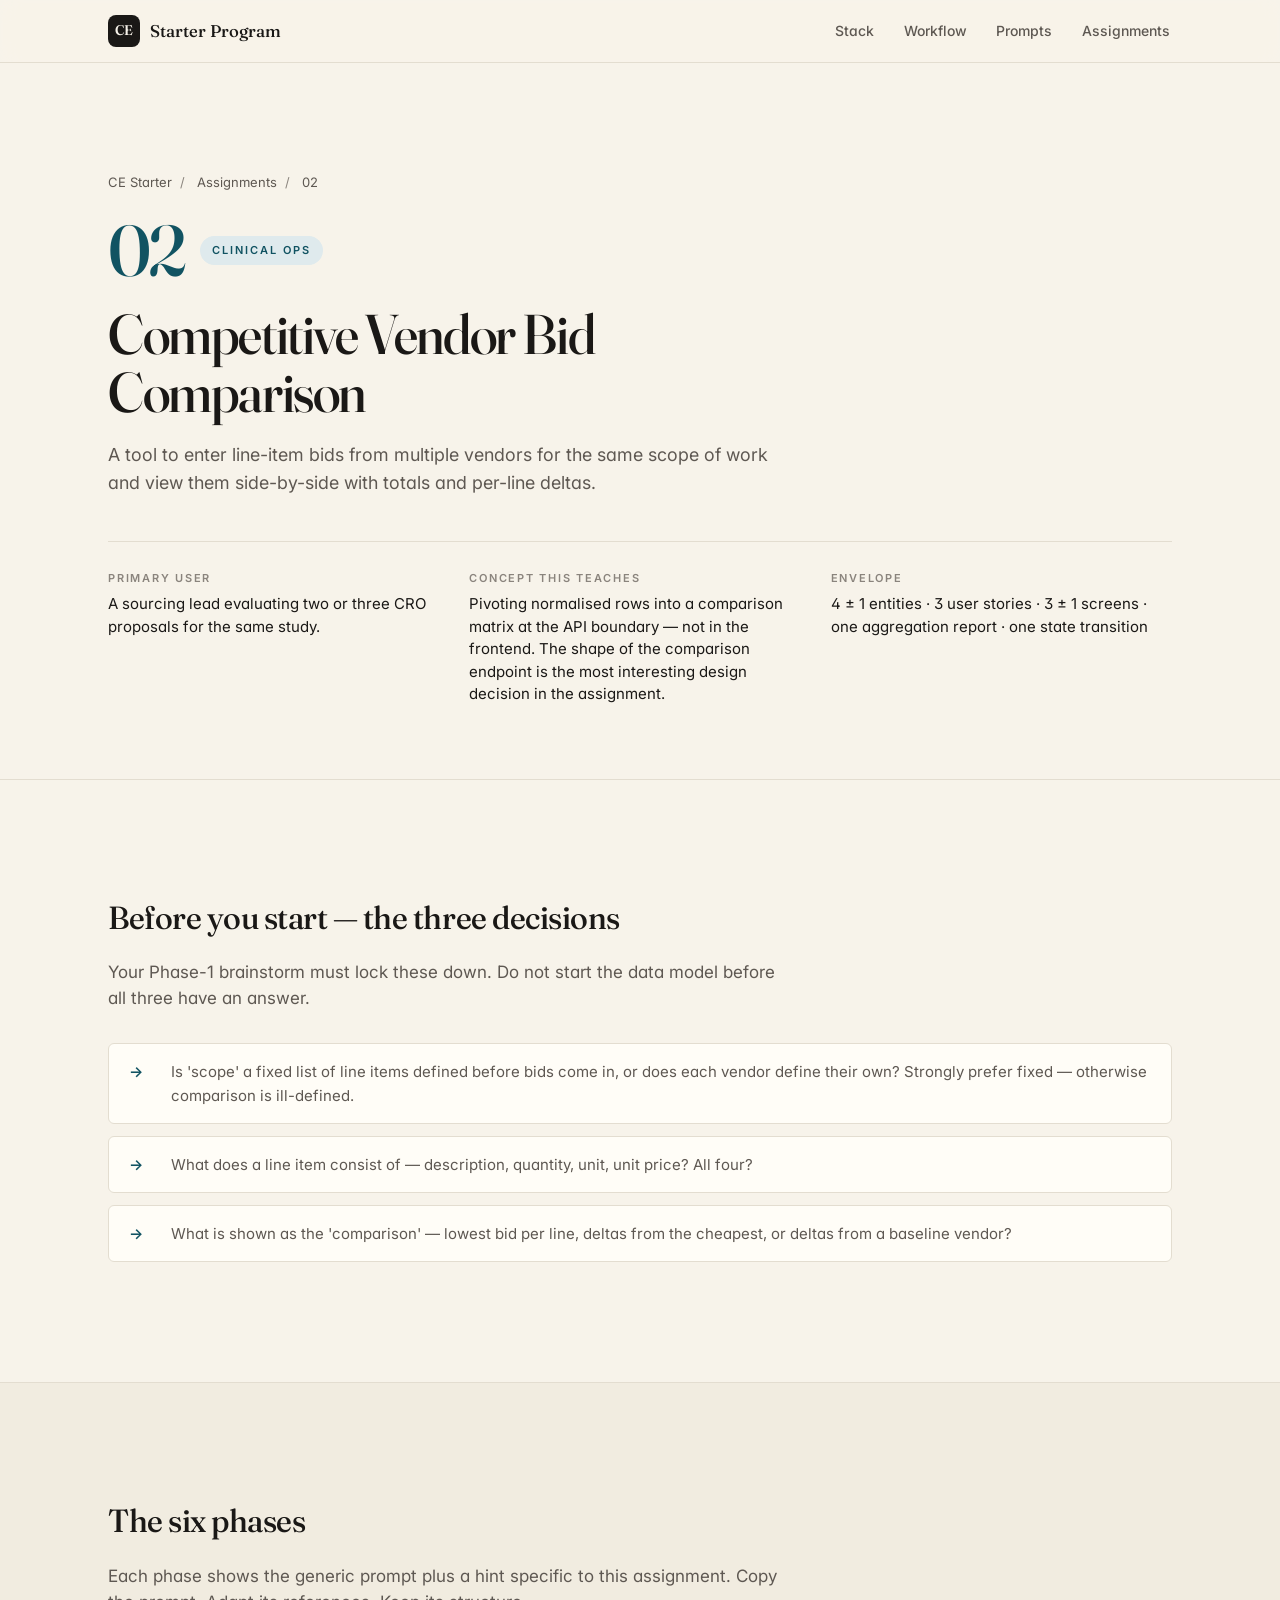
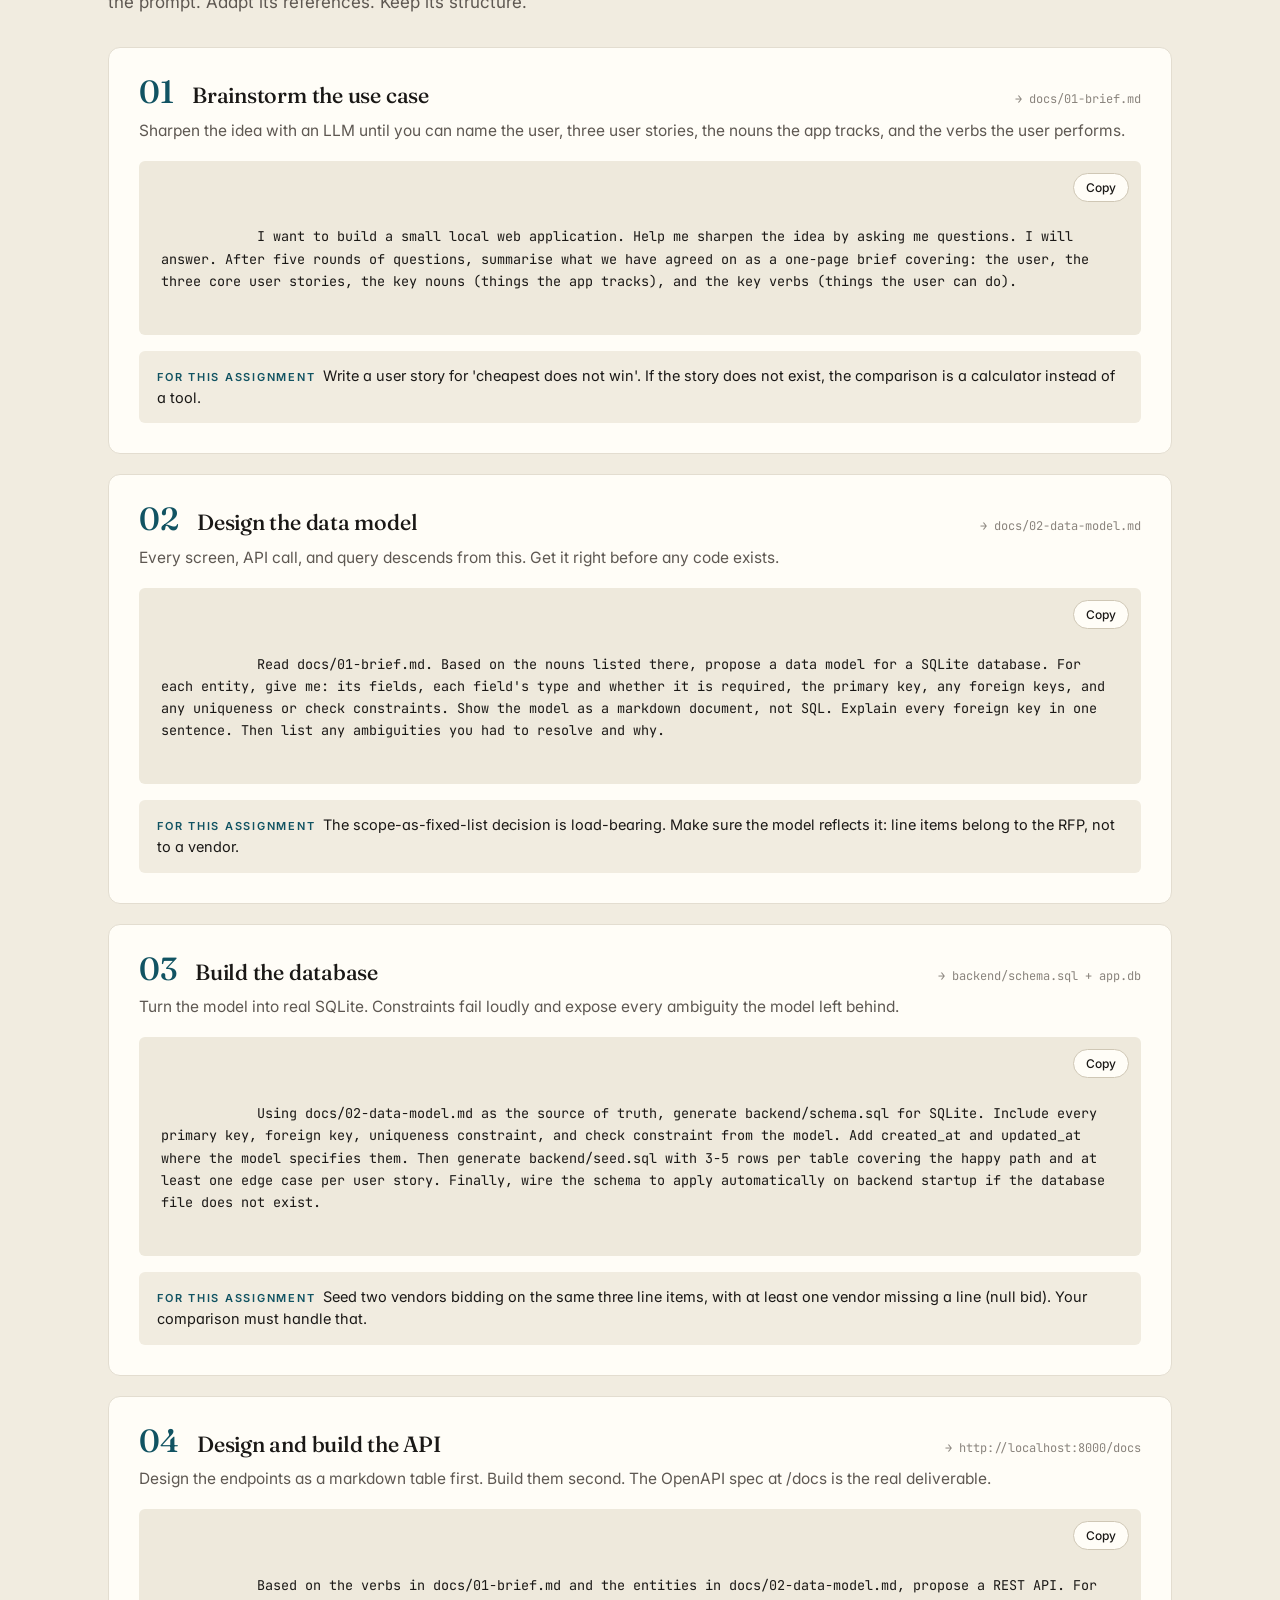
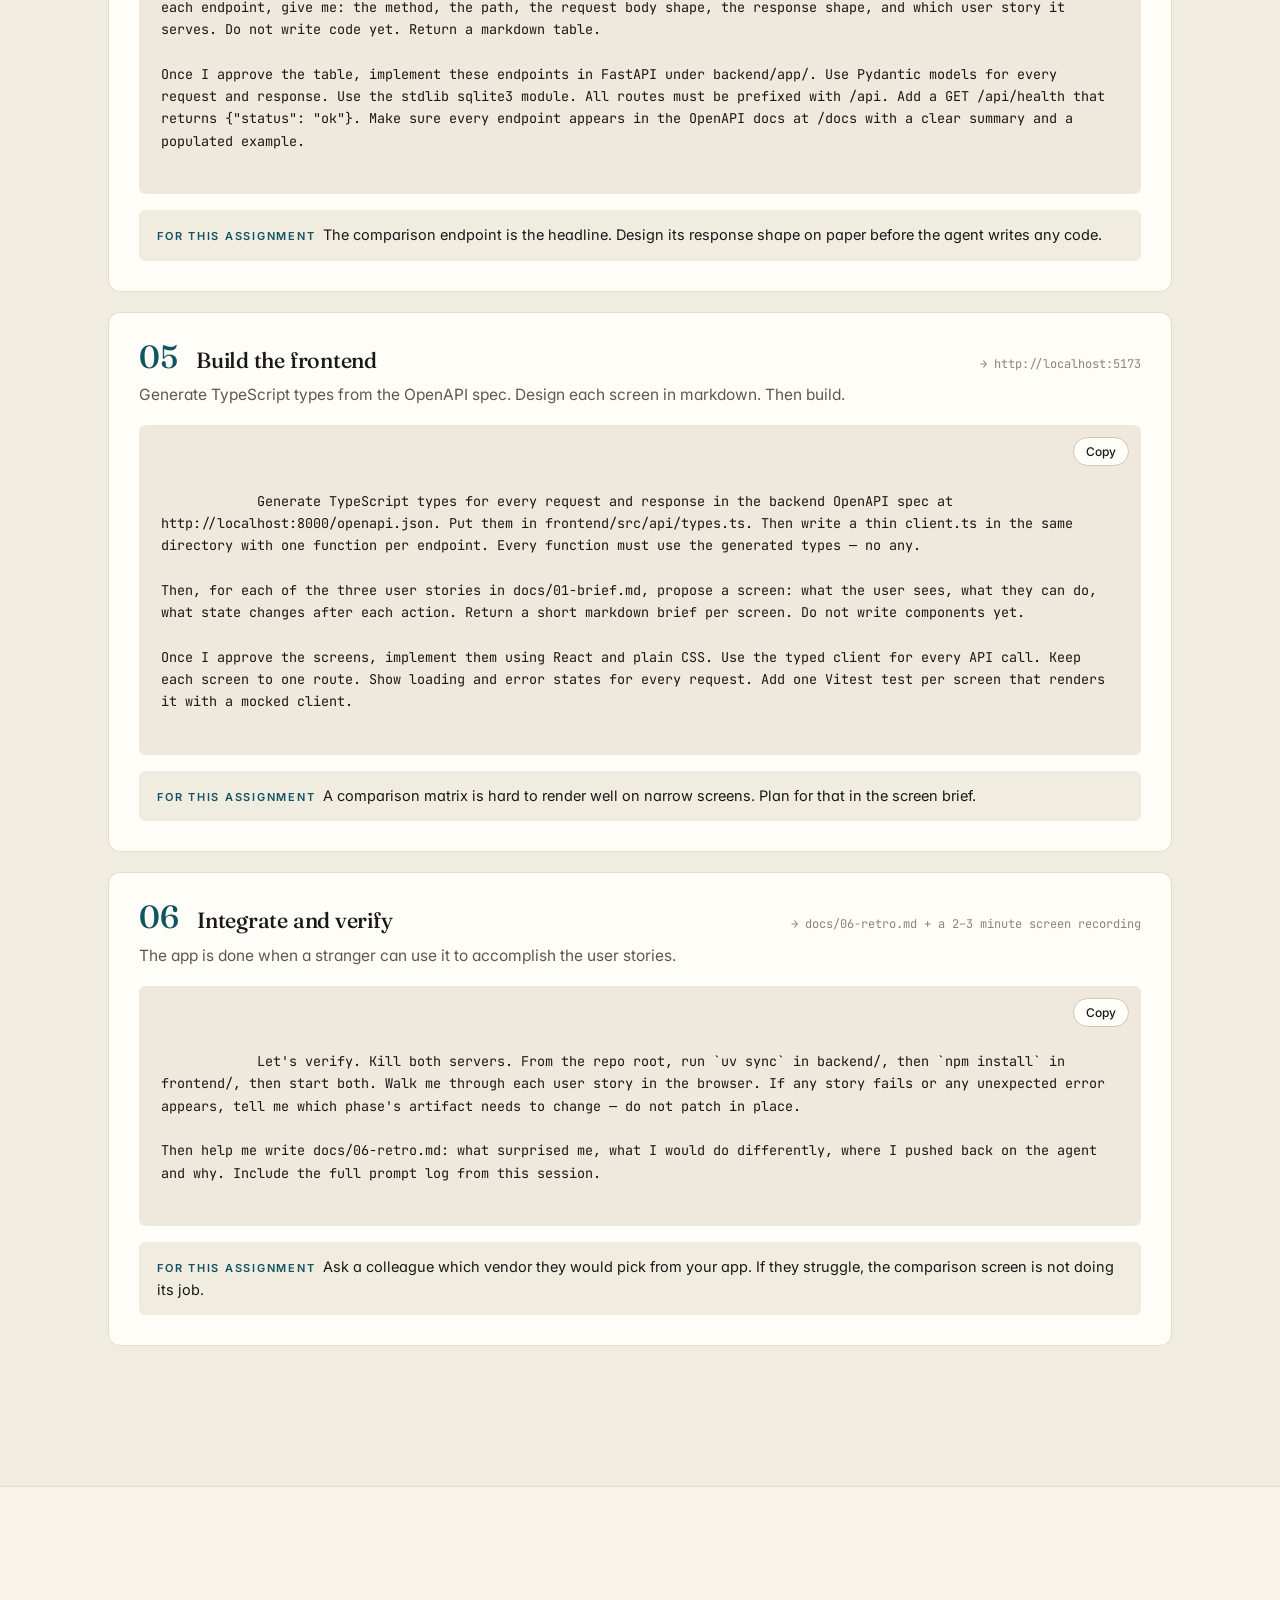
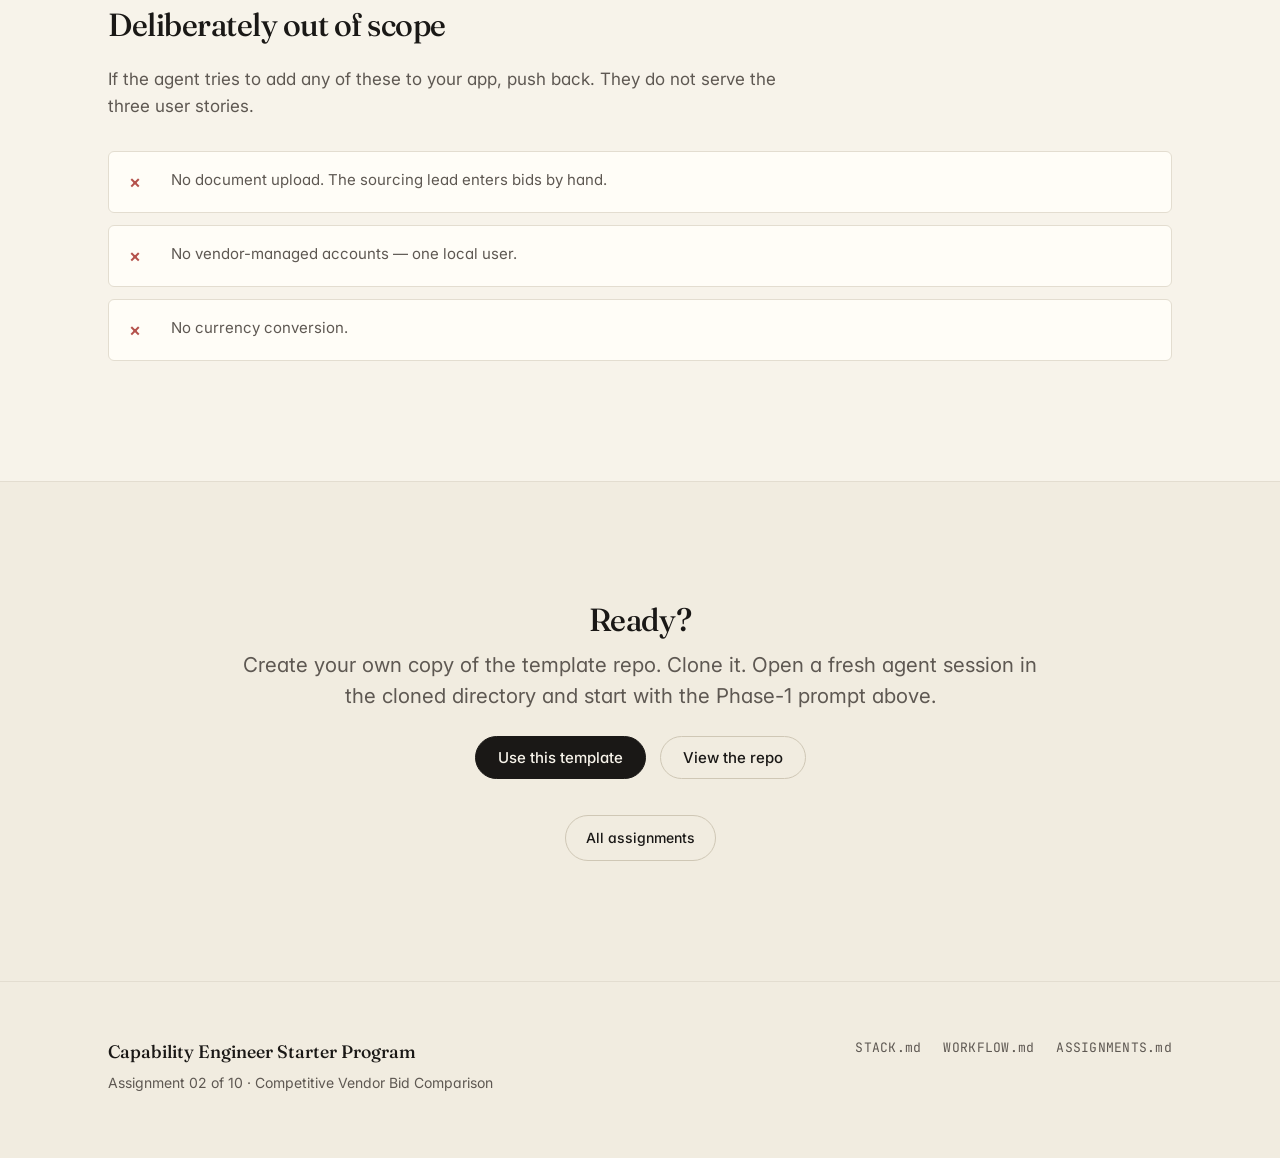
<file: assignments/02-vendor-bid-comparison/index.html>
<!DOCTYPE html>
<html lang="en">
<head>
  <meta charset="UTF-8" />
  <meta name="viewport" content="width=device-width, initial-scale=1.0" />
  <title>Assignment 02 — Competitive Vendor Bid Comparison · CE Starter</title>
  <meta name="description" content="A tool to enter line-item bids from multiple vendors for the same scope of work and view them side-by-side with totals and per-line deltas." />
  <link rel="preconnect" href="https://fonts.googleapis.com" />
  <link rel="preconnect" href="https://fonts.gstatic.com" crossorigin />
  <link href="https://fonts.googleapis.com/css2?family=Fraunces:opsz,wght@9..144,400;9..144,500;9..144,600;9..144,700&family=Inter:wght@400;500;600&family=JetBrains+Mono:wght@400;500&display=swap" rel="stylesheet" />
  <link rel="stylesheet" href="../../styles.css" />
  <style>
    .assignment-hero { padding: clamp(56px, 9vw, 96px) 0 clamp(32px, 5vw, 56px); }
    .breadcrumb { font-size: 13px; color: var(--ink-muted); margin-bottom: 28px; }
    .breadcrumb a { color: var(--ink-muted); text-decoration: none; }
    .breadcrumb a:hover { color: var(--ink); }
    .breadcrumb span { margin: 0 8px; color: var(--ink-subtle); }
    .hero-meta { display: flex; gap: 16px; flex-wrap: wrap; align-items: center; margin-bottom: 24px; }
    .hero-meta .big-num { font-family: var(--font-display); font-variation-settings: "opsz" 144; font-size: 72px; line-height: 0.85; color: var(--accent); font-weight: 500; letter-spacing: -0.04em; }
    .hero-meta .cat-tag { font-size: 11px; font-weight: 600; letter-spacing: 0.18em; text-transform: uppercase; padding: 6px 12px; border-radius: 999px; background: var(--accent-soft); color: var(--accent); }
    .a-title { font-family: var(--font-display); font-variation-settings: "opsz" 144; font-weight: 500; font-size: clamp(34px, 5vw, 56px); line-height: 1.04; letter-spacing: -0.025em; margin: 0 0 20px; max-width: 18ch; }
    .a-pitch { font-size: clamp(17px, 1.4vw, 20px); color: var(--ink-muted); max-width: 60ch; margin: 0; }
    .facts { display: grid; grid-template-columns: repeat(auto-fit, minmax(240px, 1fr)); gap: 20px; margin-top: 44px; padding: 28px 0 0; border-top: 1px solid var(--rule); }
    .fact-label { font-size: 11px; font-weight: 600; letter-spacing: 0.16em; text-transform: uppercase; color: var(--ink-subtle); margin: 0 0 6px; }
    .fact-body { margin: 0; font-size: 15px; color: var(--ink); line-height: 1.5; }
    .callout { background: var(--surface); border: 1px solid var(--rule); border-left: 3px solid var(--accent); border-radius: var(--radius); padding: 22px 26px; margin: 0 0 32px; }
    .callout h3 { font-family: var(--font-display); font-variation-settings: "opsz" 36; font-size: 18px; font-weight: 500; margin: 0 0 8px; }
    .callout p { margin: 0; color: var(--ink-muted); font-size: 15px; line-height: 1.55; }
    .lock-down, .guardrails { list-style: none; padding: 0; margin: 0; display: grid; gap: 12px; }
    .lock-down li, .guardrails li { padding: 16px 20px; background: var(--surface); border: 1px solid var(--rule); border-radius: var(--radius-sm); color: var(--ink-muted); font-size: 15px; line-height: 1.55; display: grid; grid-template-columns: 28px 1fr; gap: 14px; }
    .lock-down li::before { content: "→"; color: var(--accent); font-weight: 600; }
    .guardrails li::before { content: "×"; color: #b4524c; font-weight: 600; font-size: 18px; }
    .phase-block { background: var(--surface); border: 1px solid var(--rule); border-radius: var(--radius); padding: 28px 30px 30px; margin-bottom: 20px; }
    .phase-head-row { display: flex; align-items: baseline; gap: 18px; margin-bottom: 10px; flex-wrap: wrap; }
    .phase-num { font-family: var(--font-display); font-variation-settings: "opsz" 48; font-size: 32px; font-weight: 500; color: var(--accent); line-height: 1; }
    .phase-num::before { content: "0"; }
    .phase-block h3 { font-family: var(--font-display); font-variation-settings: "opsz" 48; font-size: 22px; font-weight: 500; margin: 0; line-height: 1.15; }
    .phase-artifact { font-family: var(--font-mono); font-size: 12px; color: var(--ink-subtle); margin-left: auto; }
    .phase-lede { color: var(--ink-muted); margin: 0 0 18px; font-size: 15.5px; }
    .phase-hint { background: var(--bg-alt); border-radius: var(--radius-sm); padding: 14px 18px; margin-top: 16px; font-size: 14.5px; color: var(--ink); line-height: 1.55; }
    .phase-hint-label { font-size: 11px; font-weight: 600; letter-spacing: 0.16em; text-transform: uppercase; color: var(--accent); margin-right: 8px; }
    .back-cta { display: inline-flex; align-items: center; gap: 8px; padding: 11px 20px; border: 1px solid var(--rule-strong); border-radius: 999px; font-size: 14px; font-weight: 500; text-decoration: none; color: var(--ink); background: transparent; transition: all 140ms ease; }
    .back-cta:hover { border-color: var(--ink); }
    .section-title { font-family: var(--font-display); font-variation-settings: "opsz" 64; font-size: clamp(24px, 3vw, 32px); font-weight: 500; letter-spacing: -0.015em; margin: 0 0 24px; }
  </style>
</head>
<body>
  <header class="site-nav is-stuck">
    <div class="nav-inner">
      <a href="../../index.html" class="brand">
        <span class="brand-mark">CE</span>
        <span class="brand-text">Starter Program</span>
      </a>
      <nav class="nav-links" aria-label="Primary">
        <a href="../../index.html#stack">Stack</a>
        <a href="../../index.html#workflow">Workflow</a>
        <a href="../../index.html#prompts">Prompts</a>
        <a href="../../index.html#assignments">Assignments</a>
      </nav>
    </div>
  </header>

  <main>
    <section class="assignment-hero">
      <div class="wrap">
        <p class="breadcrumb">
          <a href="../../index.html">CE Starter</a><span>/</span>
          <a href="../../index.html#assignments">Assignments</a><span>/</span>
          02
        </p>
        <div class="hero-meta">
          <span class="big-num">02</span>
          <span class="cat-tag">Clinical ops</span>
        </div>
        <h1 class="a-title">Competitive Vendor Bid Comparison</h1>
        <p class="a-pitch">A tool to enter line-item bids from multiple vendors for the same scope of work and view them side-by-side with totals and per-line deltas.</p>
        <dl class="facts">
          <div>
            <p class="fact-label">Primary user</p>
            <p class="fact-body">A sourcing lead evaluating two or three CRO proposals for the same study.</p>
          </div>
          <div>
            <p class="fact-label">Concept this teaches</p>
            <p class="fact-body">Pivoting normalised rows into a comparison matrix at the API boundary — not in the frontend. The shape of the comparison endpoint is the most interesting design decision in the assignment.</p>
          </div>
          <div>
            <p class="fact-label">Envelope</p>
            <p class="fact-body">4 ± 1 entities · 3 user stories · 3 ± 1 screens · one aggregation report · one state transition</p>
          </div>
        </dl>
      </div>
    </section>

    

    <section class="section">
      <div class="wrap">
        <h2 class="section-title">Before you start — the three decisions</h2>
        <p class="lede-sm" style="margin: 0 0 32px;">Your Phase-1 brainstorm must lock these down. Do not start the data model before all three have an answer.</p>
        <ul class="lock-down">
          <li>Is &#x27;scope&#x27; a fixed list of line items defined before bids come in, or does each vendor define their own? Strongly prefer fixed — otherwise comparison is ill-defined.</li>
          <li>What does a line item consist of — description, quantity, unit, unit price? All four?</li>
          <li>What is shown as the &#x27;comparison&#x27; — lowest bid per line, deltas from the cheapest, or deltas from a baseline vendor?</li>
        </ul>
      </div>
    </section>

    <section class="section section-alt">
      <div class="wrap">
        <h2 class="section-title">The six phases</h2>
        <p class="lede-sm" style="margin: 0 0 32px;">Each phase shows the generic prompt plus a hint specific to this assignment. Copy the prompt. Adapt its references. Keep its structure.</p>
        <article class="phase-block">
          <div class="phase-head-row">
            <span class="phase-num">1</span>
            <h3>Brainstorm the use case</h3>
            <span class="phase-artifact">→ docs/01-brief.md</span>
          </div>
          <p class="phase-lede">Sharpen the idea with an LLM until you can name the user, three user stories, the nouns the app tracks, and the verbs the user performs.</p>
          <div class="prompt-body">
            <button class="copy-btn" type="button" data-copy>Copy</button>
            <span class="prompt-text">I want to build a small local web application. Help me sharpen the idea by asking me questions. I will answer. After five rounds of questions, summarise what we have agreed on as a one-page brief covering: the user, the three core user stories, the key nouns (things the app tracks), and the key verbs (things the user can do).</span>
          </div>
          <div class="phase-hint"><span class="phase-hint-label">For this assignment</span>Write a user story for &#x27;cheapest does not win&#x27;. If the story does not exist, the comparison is a calculator instead of a tool.</div>
        </article>
        <article class="phase-block">
          <div class="phase-head-row">
            <span class="phase-num">2</span>
            <h3>Design the data model</h3>
            <span class="phase-artifact">→ docs/02-data-model.md</span>
          </div>
          <p class="phase-lede">Every screen, API call, and query descends from this. Get it right before any code exists.</p>
          <div class="prompt-body">
            <button class="copy-btn" type="button" data-copy>Copy</button>
            <span class="prompt-text">Read docs/01-brief.md. Based on the nouns listed there, propose a data model for a SQLite database. For each entity, give me: its fields, each field&#x27;s type and whether it is required, the primary key, any foreign keys, and any uniqueness or check constraints. Show the model as a markdown document, not SQL. Explain every foreign key in one sentence. Then list any ambiguities you had to resolve and why.</span>
          </div>
          <div class="phase-hint"><span class="phase-hint-label">For this assignment</span>The scope-as-fixed-list decision is load-bearing. Make sure the model reflects it: line items belong to the RFP, not to a vendor.</div>
        </article>
        <article class="phase-block">
          <div class="phase-head-row">
            <span class="phase-num">3</span>
            <h3>Build the database</h3>
            <span class="phase-artifact">→ backend/schema.sql + app.db</span>
          </div>
          <p class="phase-lede">Turn the model into real SQLite. Constraints fail loudly and expose every ambiguity the model left behind.</p>
          <div class="prompt-body">
            <button class="copy-btn" type="button" data-copy>Copy</button>
            <span class="prompt-text">Using docs/02-data-model.md as the source of truth, generate backend/schema.sql for SQLite. Include every primary key, foreign key, uniqueness constraint, and check constraint from the model. Add created_at and updated_at where the model specifies them. Then generate backend/seed.sql with 3-5 rows per table covering the happy path and at least one edge case per user story. Finally, wire the schema to apply automatically on backend startup if the database file does not exist.</span>
          </div>
          <div class="phase-hint"><span class="phase-hint-label">For this assignment</span>Seed two vendors bidding on the same three line items, with at least one vendor missing a line (null bid). Your comparison must handle that.</div>
        </article>
        <article class="phase-block">
          <div class="phase-head-row">
            <span class="phase-num">4</span>
            <h3>Design and build the API</h3>
            <span class="phase-artifact">→ http://localhost:8000/docs</span>
          </div>
          <p class="phase-lede">Design the endpoints as a markdown table first. Build them second. The OpenAPI spec at /docs is the real deliverable.</p>
          <div class="prompt-body">
            <button class="copy-btn" type="button" data-copy>Copy</button>
            <span class="prompt-text">Based on the verbs in docs/01-brief.md and the entities in docs/02-data-model.md, propose a REST API. For each endpoint, give me: the method, the path, the request body shape, the response shape, and which user story it serves. Do not write code yet. Return a markdown table.

Once I approve the table, implement these endpoints in FastAPI under backend/app/. Use Pydantic models for every request and response. Use the stdlib sqlite3 module. All routes must be prefixed with /api. Add a GET /api/health that returns {&quot;status&quot;: &quot;ok&quot;}. Make sure every endpoint appears in the OpenAPI docs at /docs with a clear summary and a populated example.</span>
          </div>
          <div class="phase-hint"><span class="phase-hint-label">For this assignment</span>The comparison endpoint is the headline. Design its response shape on paper before the agent writes any code.</div>
        </article>
        <article class="phase-block">
          <div class="phase-head-row">
            <span class="phase-num">5</span>
            <h3>Build the frontend</h3>
            <span class="phase-artifact">→ http://localhost:5173</span>
          </div>
          <p class="phase-lede">Generate TypeScript types from the OpenAPI spec. Design each screen in markdown. Then build.</p>
          <div class="prompt-body">
            <button class="copy-btn" type="button" data-copy>Copy</button>
            <span class="prompt-text">Generate TypeScript types for every request and response in the backend OpenAPI spec at http://localhost:8000/openapi.json. Put them in frontend/src/api/types.ts. Then write a thin client.ts in the same directory with one function per endpoint. Every function must use the generated types — no any.

Then, for each of the three user stories in docs/01-brief.md, propose a screen: what the user sees, what they can do, what state changes after each action. Return a short markdown brief per screen. Do not write components yet.

Once I approve the screens, implement them using React and plain CSS. Use the typed client for every API call. Keep each screen to one route. Show loading and error states for every request. Add one Vitest test per screen that renders it with a mocked client.</span>
          </div>
          <div class="phase-hint"><span class="phase-hint-label">For this assignment</span>A comparison matrix is hard to render well on narrow screens. Plan for that in the screen brief.</div>
        </article>
        <article class="phase-block">
          <div class="phase-head-row">
            <span class="phase-num">6</span>
            <h3>Integrate and verify</h3>
            <span class="phase-artifact">→ docs/06-retro.md + a 2–3 minute screen recording</span>
          </div>
          <p class="phase-lede">The app is done when a stranger can use it to accomplish the user stories.</p>
          <div class="prompt-body">
            <button class="copy-btn" type="button" data-copy>Copy</button>
            <span class="prompt-text">Let&#x27;s verify. Kill both servers. From the repo root, run `uv sync` in backend/, then `npm install` in frontend/, then start both. Walk me through each user story in the browser. If any story fails or any unexpected error appears, tell me which phase&#x27;s artifact needs to change — do not patch in place.

Then help me write docs/06-retro.md: what surprised me, what I would do differently, where I pushed back on the agent and why. Include the full prompt log from this session.</span>
          </div>
          <div class="phase-hint"><span class="phase-hint-label">For this assignment</span>Ask a colleague which vendor they would pick from your app. If they struggle, the comparison screen is not doing its job.</div>
        </article>
      </div>
    </section>

    <section class="section">
      <div class="wrap">
        <h2 class="section-title">Deliberately out of scope</h2>
        <p class="lede-sm" style="margin: 0 0 32px;">If the agent tries to add any of these to your app, push back. They do not serve the three user stories.</p>
        <ul class="guardrails">
          <li>No document upload. The sourcing lead enters bids by hand.</li>
          <li>No vendor-managed accounts — one local user.</li>
          <li>No currency conversion.</li>
        </ul>
      </div>
    </section>

    <section class="section section-alt">
      <div class="wrap" style="text-align: center;">
        <h2 class="section-title" style="margin-bottom: 12px;">Ready?</h2>
        <p class="lede" style="margin: 0 auto 24px;">Create your own copy of the template repo. Clone it. Open a fresh agent session in the cloned directory and start with the Phase-1 prompt above.</p>
        <p style="margin: 0 0 36px; display: flex; gap: 14px; justify-content: center; flex-wrap: wrap;">
          <a href="https://github.com/SSI-Strategy/ce-02-vendor-bid-comparison/generate" target="_blank" rel="noopener" class="btn btn-primary">Use this template</a>
          <a href="https://github.com/SSI-Strategy/ce-02-vendor-bid-comparison" target="_blank" rel="noopener" class="btn btn-secondary">View the repo</a>
        </p>
        <a href="../../index.html#assignments" class="back-cta">All assignments</a>
      </div>
    </section>
  </main>

  <footer class="site-footer">
    <div class="wrap footer-inner">
      <div>
        <p class="footer-brand">Capability Engineer Starter Program</p>
        <p class="footer-text">Assignment 02 of 10 · Competitive Vendor Bid Comparison</p>
      </div>
      <div class="footer-links">
        <a href="../../STACK.md">STACK.md</a>
        <a href="../../WORKFLOW.md">WORKFLOW.md</a>
        <a href="../../ASSIGNMENTS.md">ASSIGNMENTS.md</a>
      </div>
    </div>
  </footer>

  <script>
    document.querySelectorAll("[data-copy]").forEach(btn => {
      btn.addEventListener("click", async () => {
        const text = btn.parentElement.querySelector(".prompt-text").textContent;
        try { await navigator.clipboard.writeText(text); } catch { /* fallback skipped */ }
        btn.textContent = "Copied";
        btn.classList.add("is-copied");
        setTimeout(() => { btn.textContent = "Copy"; btn.classList.remove("is-copied"); }, 1600);
      });
    });
  </script>
</body>
</html>
</file>
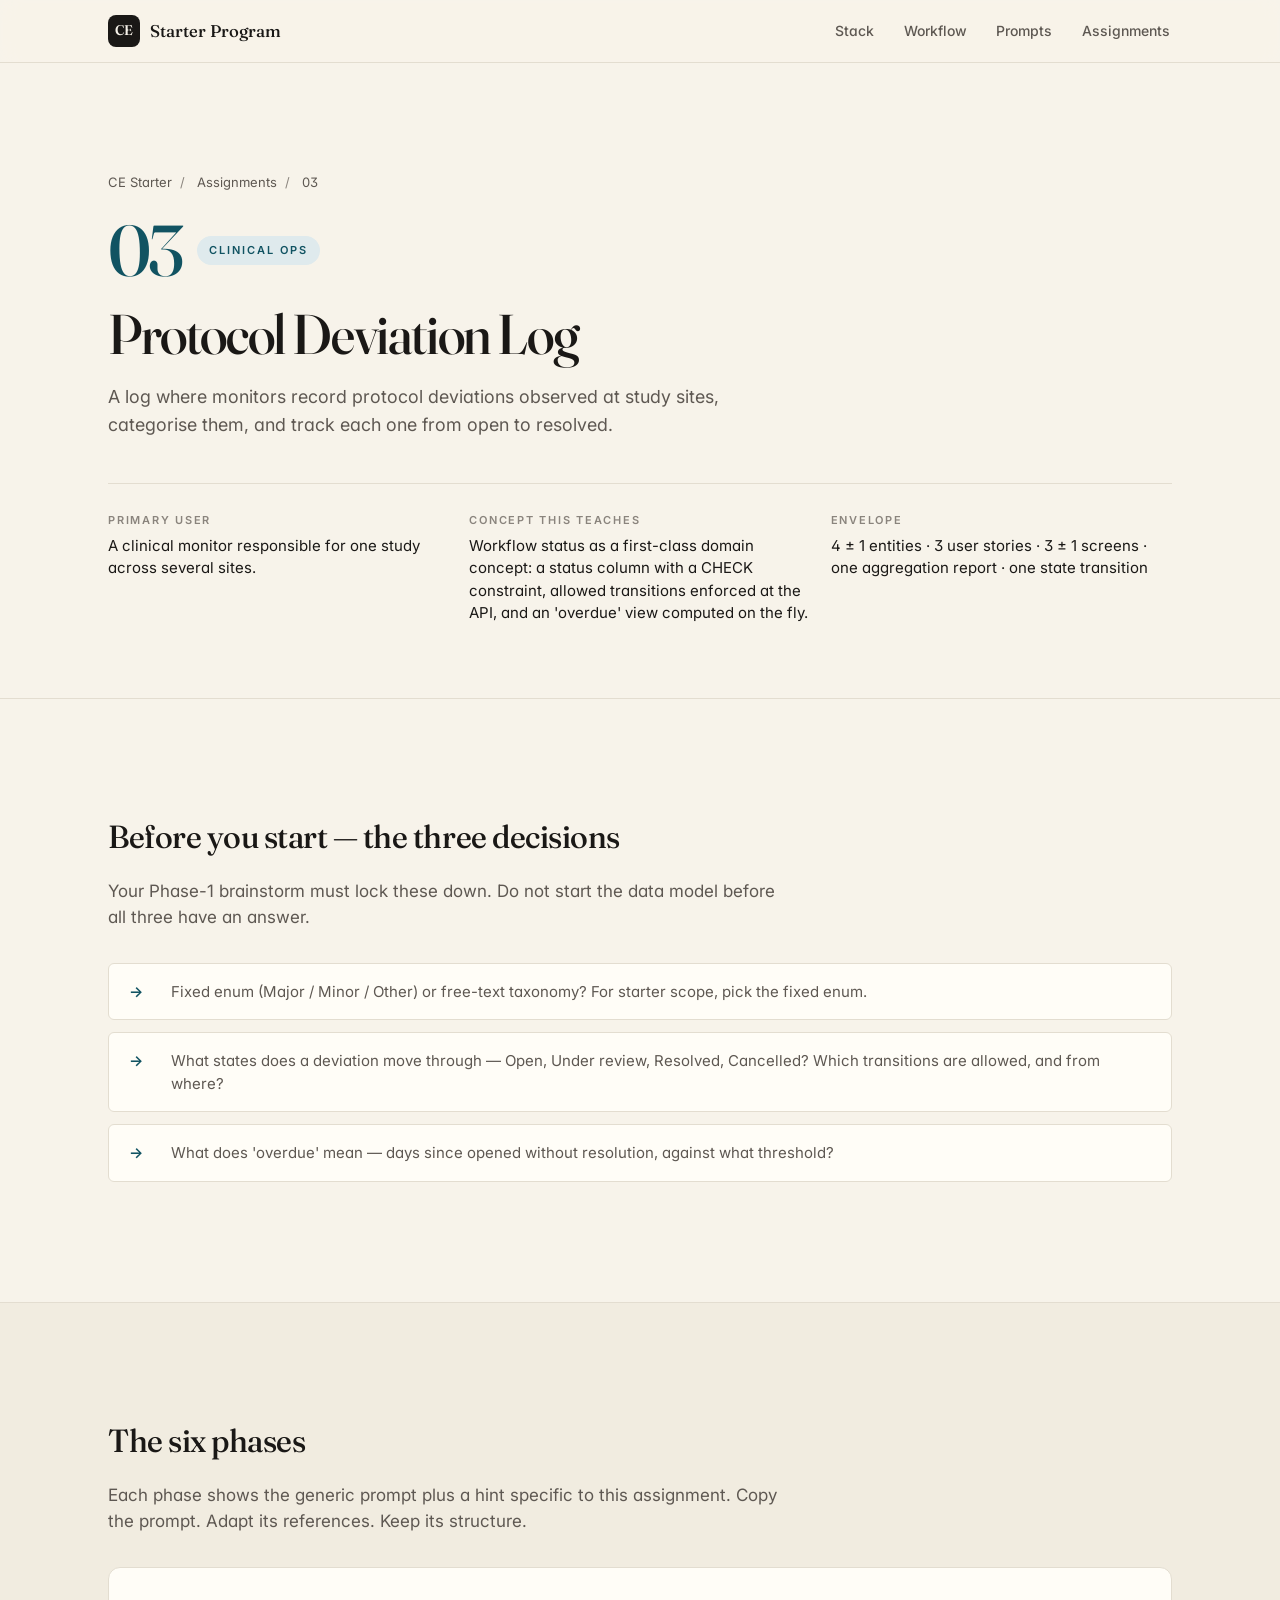
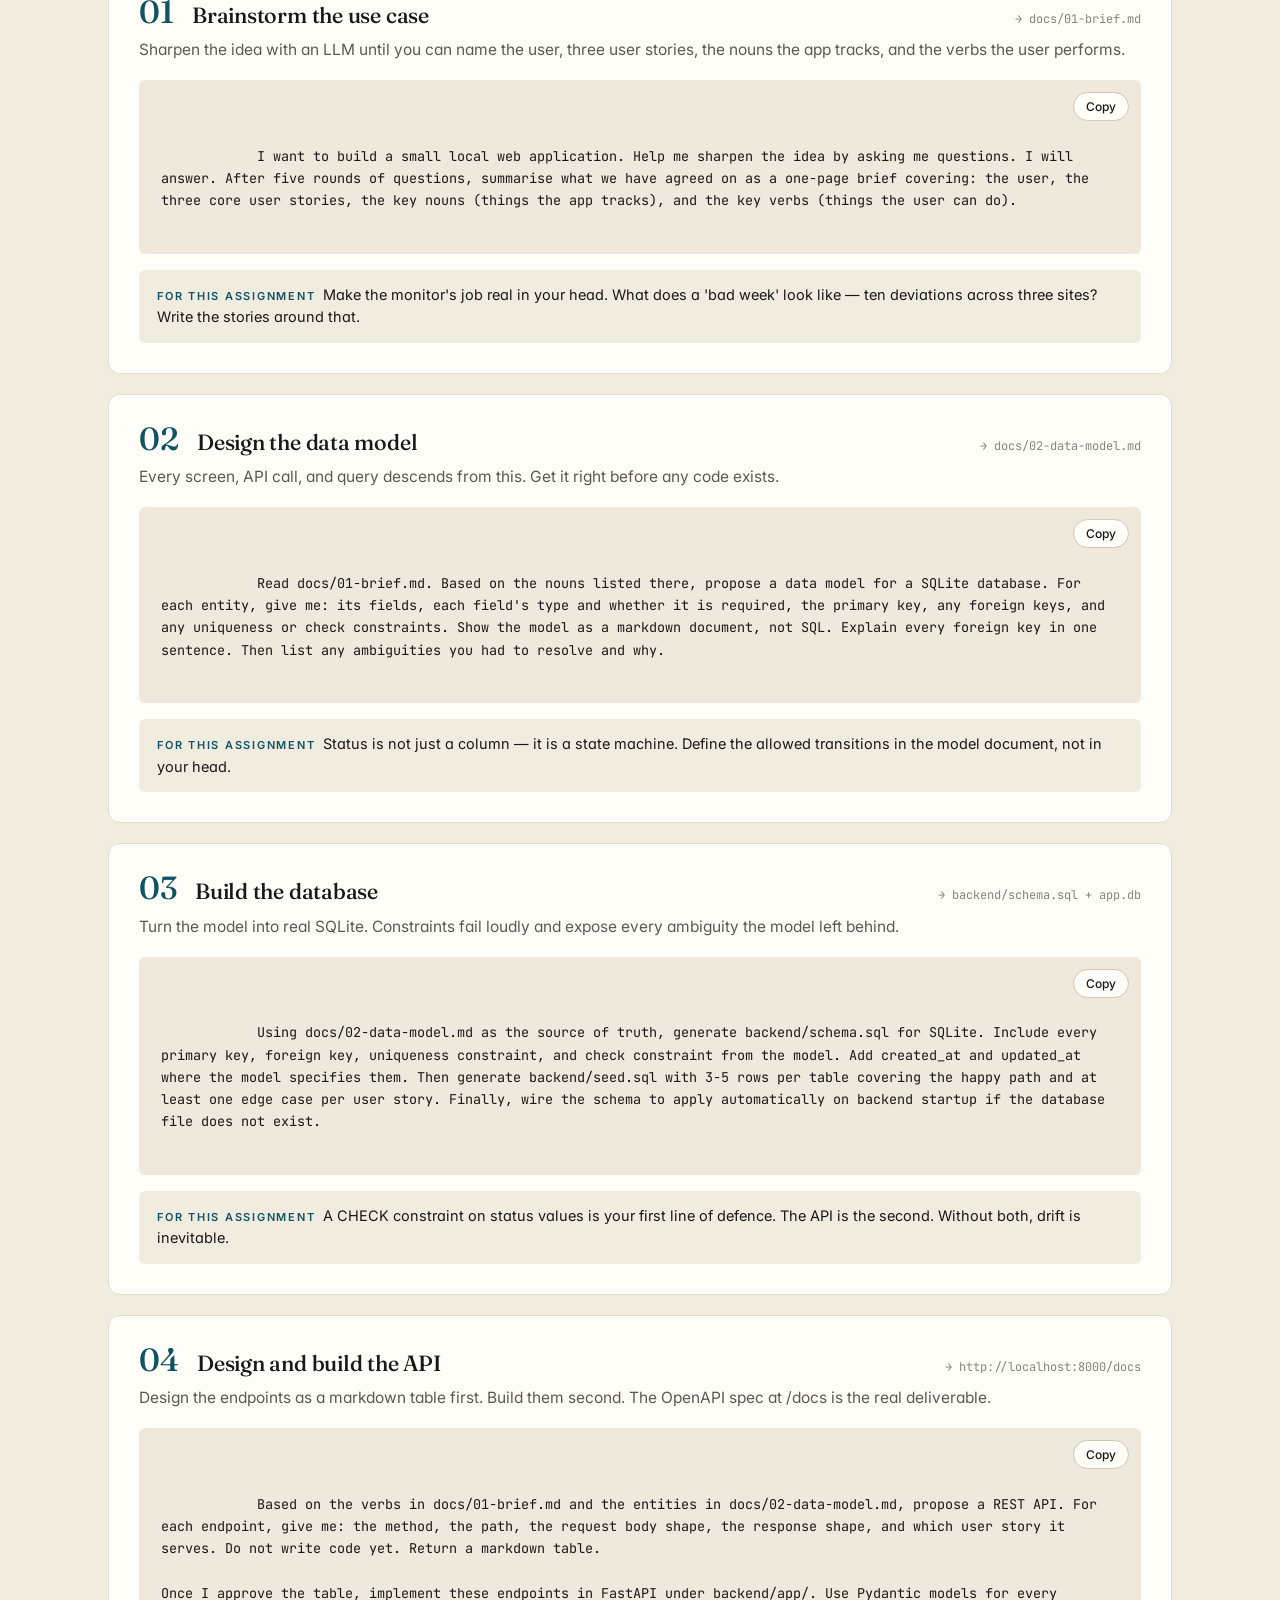
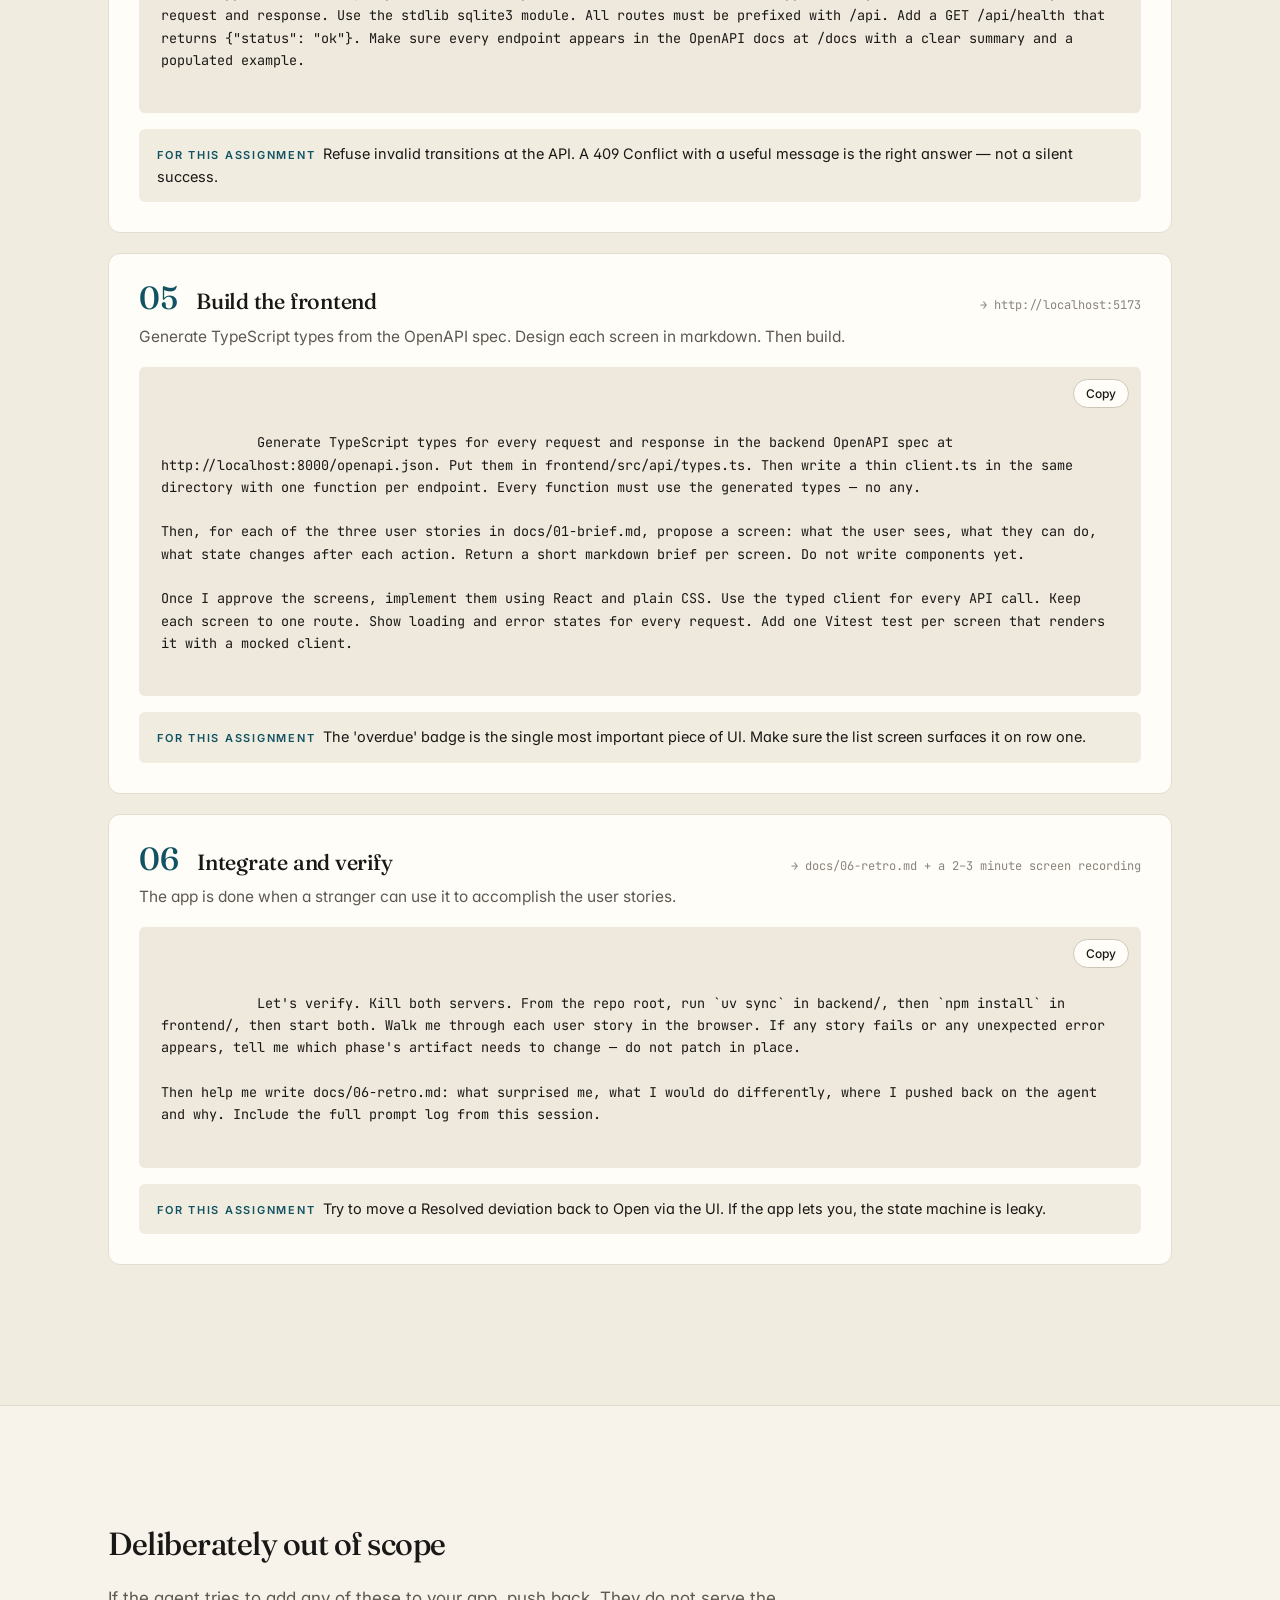
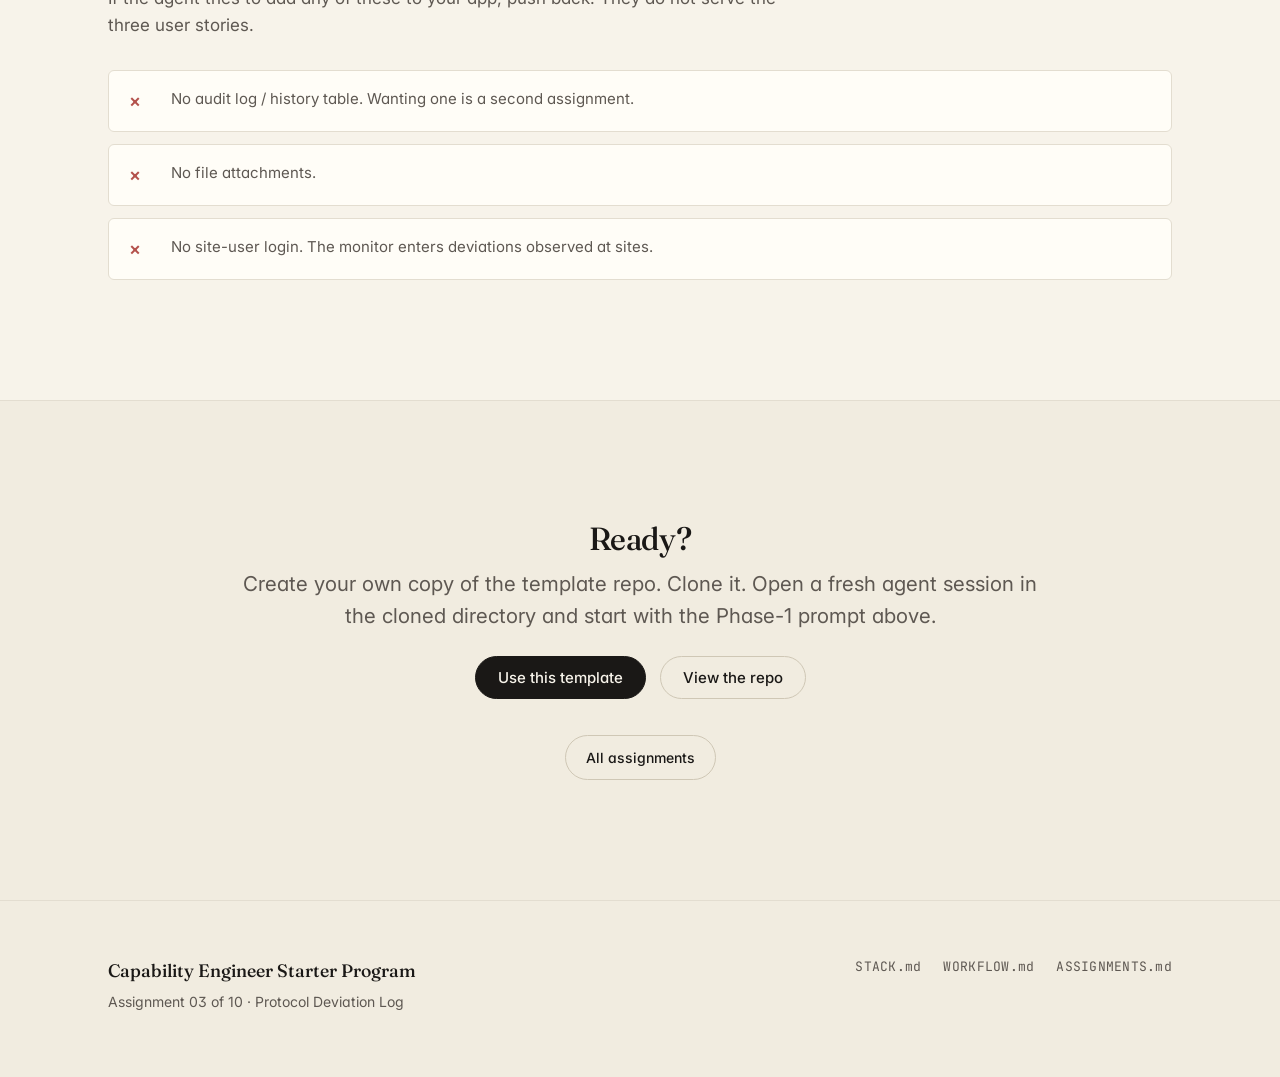
<file: assignments/03-protocol-deviation-log/index.html>
<!DOCTYPE html>
<html lang="en">
<head>
  <meta charset="UTF-8" />
  <meta name="viewport" content="width=device-width, initial-scale=1.0" />
  <title>Assignment 03 — Protocol Deviation Log · CE Starter</title>
  <meta name="description" content="A log where monitors record protocol deviations observed at study sites, categorise them, and track each one from open to resolved." />
  <link rel="preconnect" href="https://fonts.googleapis.com" />
  <link rel="preconnect" href="https://fonts.gstatic.com" crossorigin />
  <link href="https://fonts.googleapis.com/css2?family=Fraunces:opsz,wght@9..144,400;9..144,500;9..144,600;9..144,700&family=Inter:wght@400;500;600&family=JetBrains+Mono:wght@400;500&display=swap" rel="stylesheet" />
  <link rel="stylesheet" href="../../styles.css" />
  <style>
    .assignment-hero { padding: clamp(56px, 9vw, 96px) 0 clamp(32px, 5vw, 56px); }
    .breadcrumb { font-size: 13px; color: var(--ink-muted); margin-bottom: 28px; }
    .breadcrumb a { color: var(--ink-muted); text-decoration: none; }
    .breadcrumb a:hover { color: var(--ink); }
    .breadcrumb span { margin: 0 8px; color: var(--ink-subtle); }
    .hero-meta { display: flex; gap: 16px; flex-wrap: wrap; align-items: center; margin-bottom: 24px; }
    .hero-meta .big-num { font-family: var(--font-display); font-variation-settings: "opsz" 144; font-size: 72px; line-height: 0.85; color: var(--accent); font-weight: 500; letter-spacing: -0.04em; }
    .hero-meta .cat-tag { font-size: 11px; font-weight: 600; letter-spacing: 0.18em; text-transform: uppercase; padding: 6px 12px; border-radius: 999px; background: var(--accent-soft); color: var(--accent); }
    .a-title { font-family: var(--font-display); font-variation-settings: "opsz" 144; font-weight: 500; font-size: clamp(34px, 5vw, 56px); line-height: 1.04; letter-spacing: -0.025em; margin: 0 0 20px; max-width: 18ch; }
    .a-pitch { font-size: clamp(17px, 1.4vw, 20px); color: var(--ink-muted); max-width: 60ch; margin: 0; }
    .facts { display: grid; grid-template-columns: repeat(auto-fit, minmax(240px, 1fr)); gap: 20px; margin-top: 44px; padding: 28px 0 0; border-top: 1px solid var(--rule); }
    .fact-label { font-size: 11px; font-weight: 600; letter-spacing: 0.16em; text-transform: uppercase; color: var(--ink-subtle); margin: 0 0 6px; }
    .fact-body { margin: 0; font-size: 15px; color: var(--ink); line-height: 1.5; }
    .callout { background: var(--surface); border: 1px solid var(--rule); border-left: 3px solid var(--accent); border-radius: var(--radius); padding: 22px 26px; margin: 0 0 32px; }
    .callout h3 { font-family: var(--font-display); font-variation-settings: "opsz" 36; font-size: 18px; font-weight: 500; margin: 0 0 8px; }
    .callout p { margin: 0; color: var(--ink-muted); font-size: 15px; line-height: 1.55; }
    .lock-down, .guardrails { list-style: none; padding: 0; margin: 0; display: grid; gap: 12px; }
    .lock-down li, .guardrails li { padding: 16px 20px; background: var(--surface); border: 1px solid var(--rule); border-radius: var(--radius-sm); color: var(--ink-muted); font-size: 15px; line-height: 1.55; display: grid; grid-template-columns: 28px 1fr; gap: 14px; }
    .lock-down li::before { content: "→"; color: var(--accent); font-weight: 600; }
    .guardrails li::before { content: "×"; color: #b4524c; font-weight: 600; font-size: 18px; }
    .phase-block { background: var(--surface); border: 1px solid var(--rule); border-radius: var(--radius); padding: 28px 30px 30px; margin-bottom: 20px; }
    .phase-head-row { display: flex; align-items: baseline; gap: 18px; margin-bottom: 10px; flex-wrap: wrap; }
    .phase-num { font-family: var(--font-display); font-variation-settings: "opsz" 48; font-size: 32px; font-weight: 500; color: var(--accent); line-height: 1; }
    .phase-num::before { content: "0"; }
    .phase-block h3 { font-family: var(--font-display); font-variation-settings: "opsz" 48; font-size: 22px; font-weight: 500; margin: 0; line-height: 1.15; }
    .phase-artifact { font-family: var(--font-mono); font-size: 12px; color: var(--ink-subtle); margin-left: auto; }
    .phase-lede { color: var(--ink-muted); margin: 0 0 18px; font-size: 15.5px; }
    .phase-hint { background: var(--bg-alt); border-radius: var(--radius-sm); padding: 14px 18px; margin-top: 16px; font-size: 14.5px; color: var(--ink); line-height: 1.55; }
    .phase-hint-label { font-size: 11px; font-weight: 600; letter-spacing: 0.16em; text-transform: uppercase; color: var(--accent); margin-right: 8px; }
    .back-cta { display: inline-flex; align-items: center; gap: 8px; padding: 11px 20px; border: 1px solid var(--rule-strong); border-radius: 999px; font-size: 14px; font-weight: 500; text-decoration: none; color: var(--ink); background: transparent; transition: all 140ms ease; }
    .back-cta:hover { border-color: var(--ink); }
    .section-title { font-family: var(--font-display); font-variation-settings: "opsz" 64; font-size: clamp(24px, 3vw, 32px); font-weight: 500; letter-spacing: -0.015em; margin: 0 0 24px; }
  </style>
</head>
<body>
  <header class="site-nav is-stuck">
    <div class="nav-inner">
      <a href="../../index.html" class="brand">
        <span class="brand-mark">CE</span>
        <span class="brand-text">Starter Program</span>
      </a>
      <nav class="nav-links" aria-label="Primary">
        <a href="../../index.html#stack">Stack</a>
        <a href="../../index.html#workflow">Workflow</a>
        <a href="../../index.html#prompts">Prompts</a>
        <a href="../../index.html#assignments">Assignments</a>
      </nav>
    </div>
  </header>

  <main>
    <section class="assignment-hero">
      <div class="wrap">
        <p class="breadcrumb">
          <a href="../../index.html">CE Starter</a><span>/</span>
          <a href="../../index.html#assignments">Assignments</a><span>/</span>
          03
        </p>
        <div class="hero-meta">
          <span class="big-num">03</span>
          <span class="cat-tag">Clinical ops</span>
        </div>
        <h1 class="a-title">Protocol Deviation Log</h1>
        <p class="a-pitch">A log where monitors record protocol deviations observed at study sites, categorise them, and track each one from open to resolved.</p>
        <dl class="facts">
          <div>
            <p class="fact-label">Primary user</p>
            <p class="fact-body">A clinical monitor responsible for one study across several sites.</p>
          </div>
          <div>
            <p class="fact-label">Concept this teaches</p>
            <p class="fact-body">Workflow status as a first-class domain concept: a status column with a CHECK constraint, allowed transitions enforced at the API, and an &#x27;overdue&#x27; view computed on the fly.</p>
          </div>
          <div>
            <p class="fact-label">Envelope</p>
            <p class="fact-body">4 ± 1 entities · 3 user stories · 3 ± 1 screens · one aggregation report · one state transition</p>
          </div>
        </dl>
      </div>
    </section>

    

    <section class="section">
      <div class="wrap">
        <h2 class="section-title">Before you start — the three decisions</h2>
        <p class="lede-sm" style="margin: 0 0 32px;">Your Phase-1 brainstorm must lock these down. Do not start the data model before all three have an answer.</p>
        <ul class="lock-down">
          <li>Fixed enum (Major / Minor / Other) or free-text taxonomy? For starter scope, pick the fixed enum.</li>
          <li>What states does a deviation move through — Open, Under review, Resolved, Cancelled? Which transitions are allowed, and from where?</li>
          <li>What does &#x27;overdue&#x27; mean — days since opened without resolution, against what threshold?</li>
        </ul>
      </div>
    </section>

    <section class="section section-alt">
      <div class="wrap">
        <h2 class="section-title">The six phases</h2>
        <p class="lede-sm" style="margin: 0 0 32px;">Each phase shows the generic prompt plus a hint specific to this assignment. Copy the prompt. Adapt its references. Keep its structure.</p>
        <article class="phase-block">
          <div class="phase-head-row">
            <span class="phase-num">1</span>
            <h3>Brainstorm the use case</h3>
            <span class="phase-artifact">→ docs/01-brief.md</span>
          </div>
          <p class="phase-lede">Sharpen the idea with an LLM until you can name the user, three user stories, the nouns the app tracks, and the verbs the user performs.</p>
          <div class="prompt-body">
            <button class="copy-btn" type="button" data-copy>Copy</button>
            <span class="prompt-text">I want to build a small local web application. Help me sharpen the idea by asking me questions. I will answer. After five rounds of questions, summarise what we have agreed on as a one-page brief covering: the user, the three core user stories, the key nouns (things the app tracks), and the key verbs (things the user can do).</span>
          </div>
          <div class="phase-hint"><span class="phase-hint-label">For this assignment</span>Make the monitor&#x27;s job real in your head. What does a &#x27;bad week&#x27; look like — ten deviations across three sites? Write the stories around that.</div>
        </article>
        <article class="phase-block">
          <div class="phase-head-row">
            <span class="phase-num">2</span>
            <h3>Design the data model</h3>
            <span class="phase-artifact">→ docs/02-data-model.md</span>
          </div>
          <p class="phase-lede">Every screen, API call, and query descends from this. Get it right before any code exists.</p>
          <div class="prompt-body">
            <button class="copy-btn" type="button" data-copy>Copy</button>
            <span class="prompt-text">Read docs/01-brief.md. Based on the nouns listed there, propose a data model for a SQLite database. For each entity, give me: its fields, each field&#x27;s type and whether it is required, the primary key, any foreign keys, and any uniqueness or check constraints. Show the model as a markdown document, not SQL. Explain every foreign key in one sentence. Then list any ambiguities you had to resolve and why.</span>
          </div>
          <div class="phase-hint"><span class="phase-hint-label">For this assignment</span>Status is not just a column — it is a state machine. Define the allowed transitions in the model document, not in your head.</div>
        </article>
        <article class="phase-block">
          <div class="phase-head-row">
            <span class="phase-num">3</span>
            <h3>Build the database</h3>
            <span class="phase-artifact">→ backend/schema.sql + app.db</span>
          </div>
          <p class="phase-lede">Turn the model into real SQLite. Constraints fail loudly and expose every ambiguity the model left behind.</p>
          <div class="prompt-body">
            <button class="copy-btn" type="button" data-copy>Copy</button>
            <span class="prompt-text">Using docs/02-data-model.md as the source of truth, generate backend/schema.sql for SQLite. Include every primary key, foreign key, uniqueness constraint, and check constraint from the model. Add created_at and updated_at where the model specifies them. Then generate backend/seed.sql with 3-5 rows per table covering the happy path and at least one edge case per user story. Finally, wire the schema to apply automatically on backend startup if the database file does not exist.</span>
          </div>
          <div class="phase-hint"><span class="phase-hint-label">For this assignment</span>A CHECK constraint on status values is your first line of defence. The API is the second. Without both, drift is inevitable.</div>
        </article>
        <article class="phase-block">
          <div class="phase-head-row">
            <span class="phase-num">4</span>
            <h3>Design and build the API</h3>
            <span class="phase-artifact">→ http://localhost:8000/docs</span>
          </div>
          <p class="phase-lede">Design the endpoints as a markdown table first. Build them second. The OpenAPI spec at /docs is the real deliverable.</p>
          <div class="prompt-body">
            <button class="copy-btn" type="button" data-copy>Copy</button>
            <span class="prompt-text">Based on the verbs in docs/01-brief.md and the entities in docs/02-data-model.md, propose a REST API. For each endpoint, give me: the method, the path, the request body shape, the response shape, and which user story it serves. Do not write code yet. Return a markdown table.

Once I approve the table, implement these endpoints in FastAPI under backend/app/. Use Pydantic models for every request and response. Use the stdlib sqlite3 module. All routes must be prefixed with /api. Add a GET /api/health that returns {&quot;status&quot;: &quot;ok&quot;}. Make sure every endpoint appears in the OpenAPI docs at /docs with a clear summary and a populated example.</span>
          </div>
          <div class="phase-hint"><span class="phase-hint-label">For this assignment</span>Refuse invalid transitions at the API. A 409 Conflict with a useful message is the right answer — not a silent success.</div>
        </article>
        <article class="phase-block">
          <div class="phase-head-row">
            <span class="phase-num">5</span>
            <h3>Build the frontend</h3>
            <span class="phase-artifact">→ http://localhost:5173</span>
          </div>
          <p class="phase-lede">Generate TypeScript types from the OpenAPI spec. Design each screen in markdown. Then build.</p>
          <div class="prompt-body">
            <button class="copy-btn" type="button" data-copy>Copy</button>
            <span class="prompt-text">Generate TypeScript types for every request and response in the backend OpenAPI spec at http://localhost:8000/openapi.json. Put them in frontend/src/api/types.ts. Then write a thin client.ts in the same directory with one function per endpoint. Every function must use the generated types — no any.

Then, for each of the three user stories in docs/01-brief.md, propose a screen: what the user sees, what they can do, what state changes after each action. Return a short markdown brief per screen. Do not write components yet.

Once I approve the screens, implement them using React and plain CSS. Use the typed client for every API call. Keep each screen to one route. Show loading and error states for every request. Add one Vitest test per screen that renders it with a mocked client.</span>
          </div>
          <div class="phase-hint"><span class="phase-hint-label">For this assignment</span>The &#x27;overdue&#x27; badge is the single most important piece of UI. Make sure the list screen surfaces it on row one.</div>
        </article>
        <article class="phase-block">
          <div class="phase-head-row">
            <span class="phase-num">6</span>
            <h3>Integrate and verify</h3>
            <span class="phase-artifact">→ docs/06-retro.md + a 2–3 minute screen recording</span>
          </div>
          <p class="phase-lede">The app is done when a stranger can use it to accomplish the user stories.</p>
          <div class="prompt-body">
            <button class="copy-btn" type="button" data-copy>Copy</button>
            <span class="prompt-text">Let&#x27;s verify. Kill both servers. From the repo root, run `uv sync` in backend/, then `npm install` in frontend/, then start both. Walk me through each user story in the browser. If any story fails or any unexpected error appears, tell me which phase&#x27;s artifact needs to change — do not patch in place.

Then help me write docs/06-retro.md: what surprised me, what I would do differently, where I pushed back on the agent and why. Include the full prompt log from this session.</span>
          </div>
          <div class="phase-hint"><span class="phase-hint-label">For this assignment</span>Try to move a Resolved deviation back to Open via the UI. If the app lets you, the state machine is leaky.</div>
        </article>
      </div>
    </section>

    <section class="section">
      <div class="wrap">
        <h2 class="section-title">Deliberately out of scope</h2>
        <p class="lede-sm" style="margin: 0 0 32px;">If the agent tries to add any of these to your app, push back. They do not serve the three user stories.</p>
        <ul class="guardrails">
          <li>No audit log / history table. Wanting one is a second assignment.</li>
          <li>No file attachments.</li>
          <li>No site-user login. The monitor enters deviations observed at sites.</li>
        </ul>
      </div>
    </section>

    <section class="section section-alt">
      <div class="wrap" style="text-align: center;">
        <h2 class="section-title" style="margin-bottom: 12px;">Ready?</h2>
        <p class="lede" style="margin: 0 auto 24px;">Create your own copy of the template repo. Clone it. Open a fresh agent session in the cloned directory and start with the Phase-1 prompt above.</p>
        <p style="margin: 0 0 36px; display: flex; gap: 14px; justify-content: center; flex-wrap: wrap;">
          <a href="https://github.com/SSI-Strategy/ce-03-protocol-deviation-log/generate" target="_blank" rel="noopener" class="btn btn-primary">Use this template</a>
          <a href="https://github.com/SSI-Strategy/ce-03-protocol-deviation-log" target="_blank" rel="noopener" class="btn btn-secondary">View the repo</a>
        </p>
        <a href="../../index.html#assignments" class="back-cta">All assignments</a>
      </div>
    </section>
  </main>

  <footer class="site-footer">
    <div class="wrap footer-inner">
      <div>
        <p class="footer-brand">Capability Engineer Starter Program</p>
        <p class="footer-text">Assignment 03 of 10 · Protocol Deviation Log</p>
      </div>
      <div class="footer-links">
        <a href="../../STACK.md">STACK.md</a>
        <a href="../../WORKFLOW.md">WORKFLOW.md</a>
        <a href="../../ASSIGNMENTS.md">ASSIGNMENTS.md</a>
      </div>
    </div>
  </footer>

  <script>
    document.querySelectorAll("[data-copy]").forEach(btn => {
      btn.addEventListener("click", async () => {
        const text = btn.parentElement.querySelector(".prompt-text").textContent;
        try { await navigator.clipboard.writeText(text); } catch { /* fallback skipped */ }
        btn.textContent = "Copied";
        btn.classList.add("is-copied");
        setTimeout(() => { btn.textContent = "Copy"; btn.classList.remove("is-copied"); }, 1600);
      });
    });
  </script>
</body>
</html>
</file>
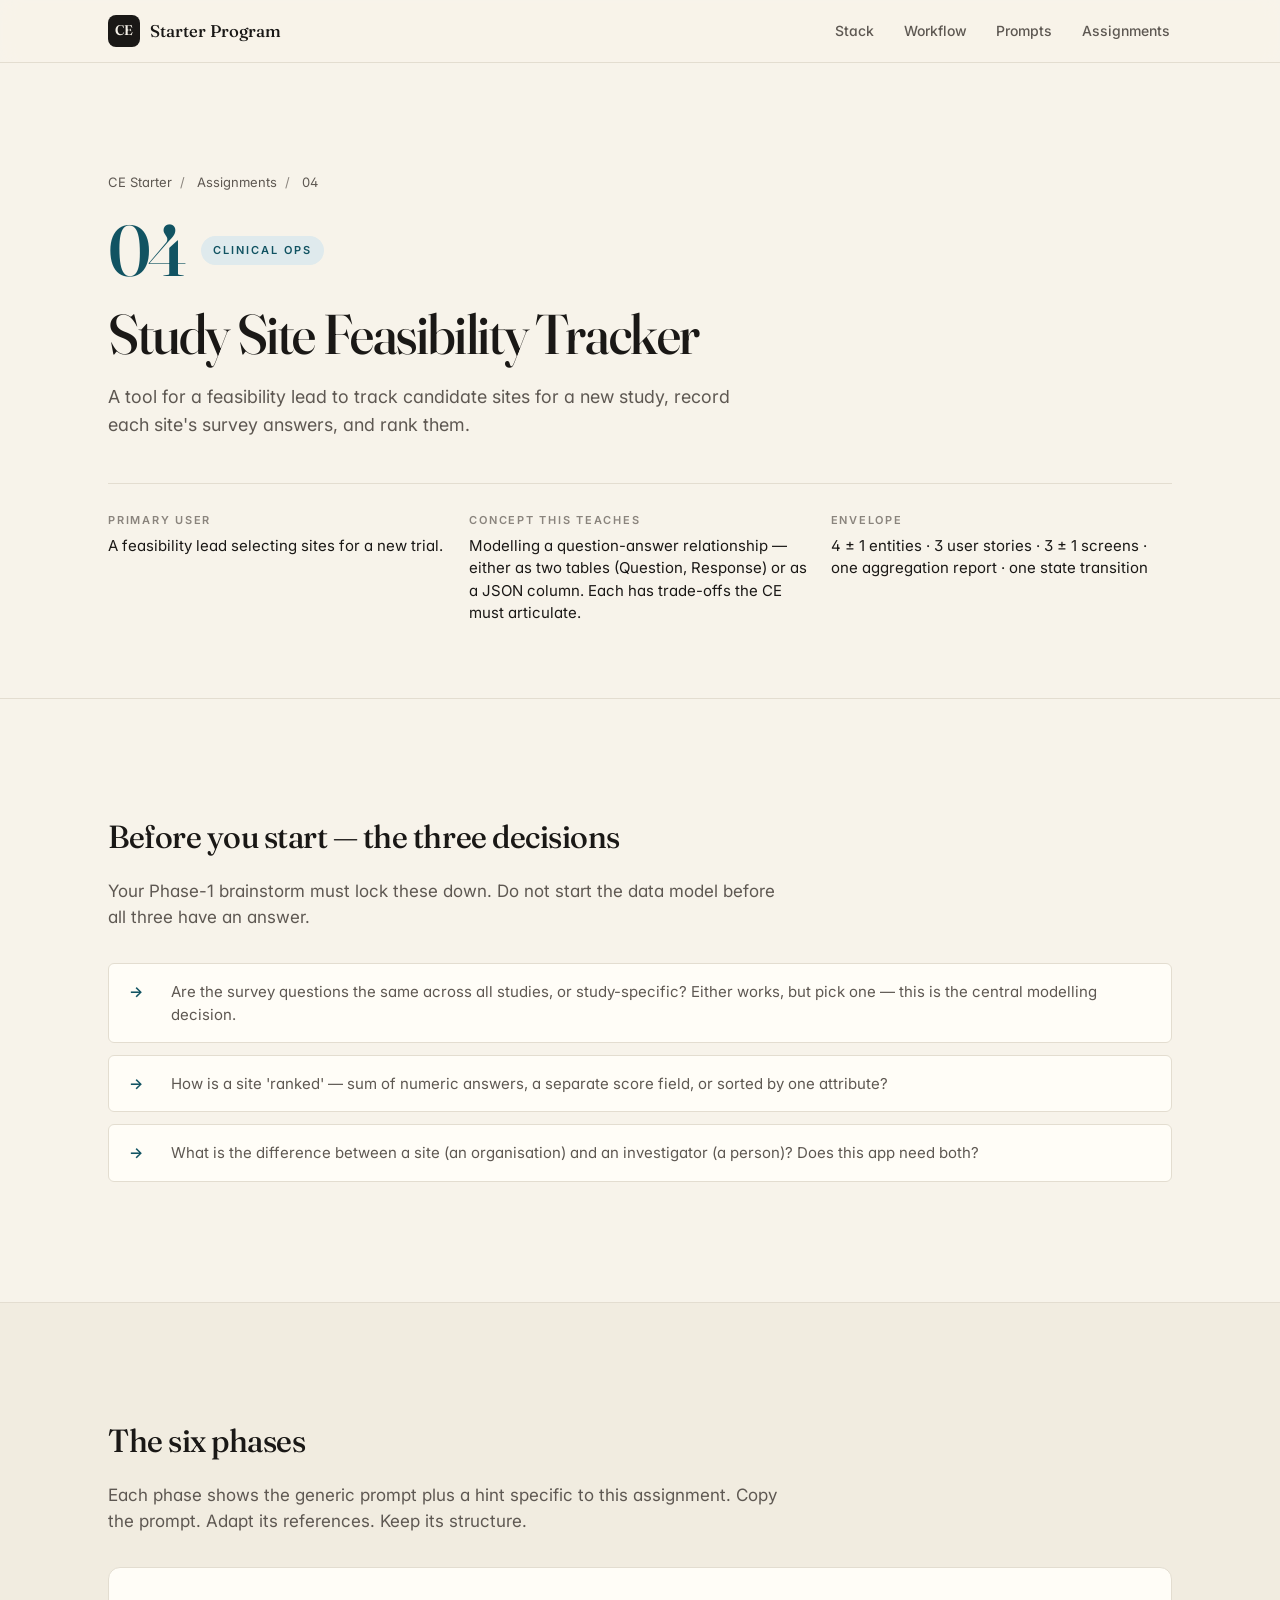
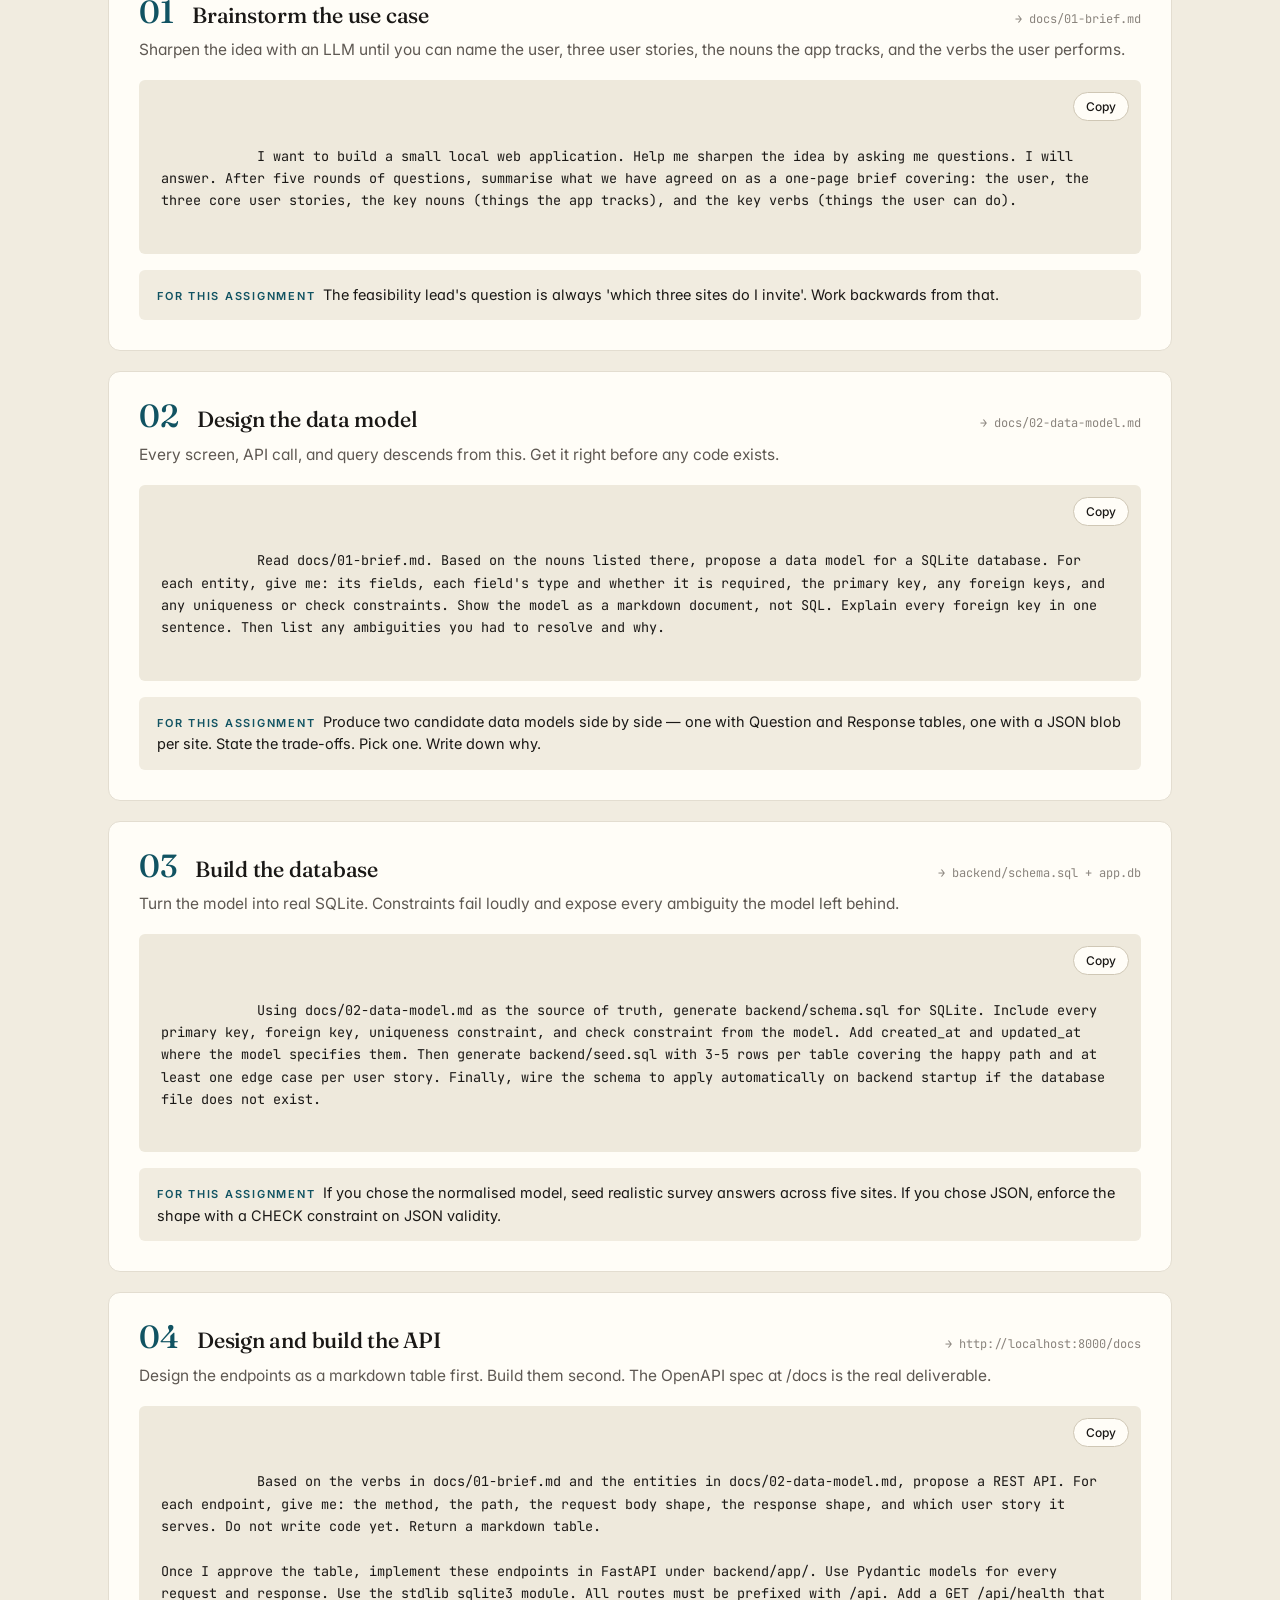
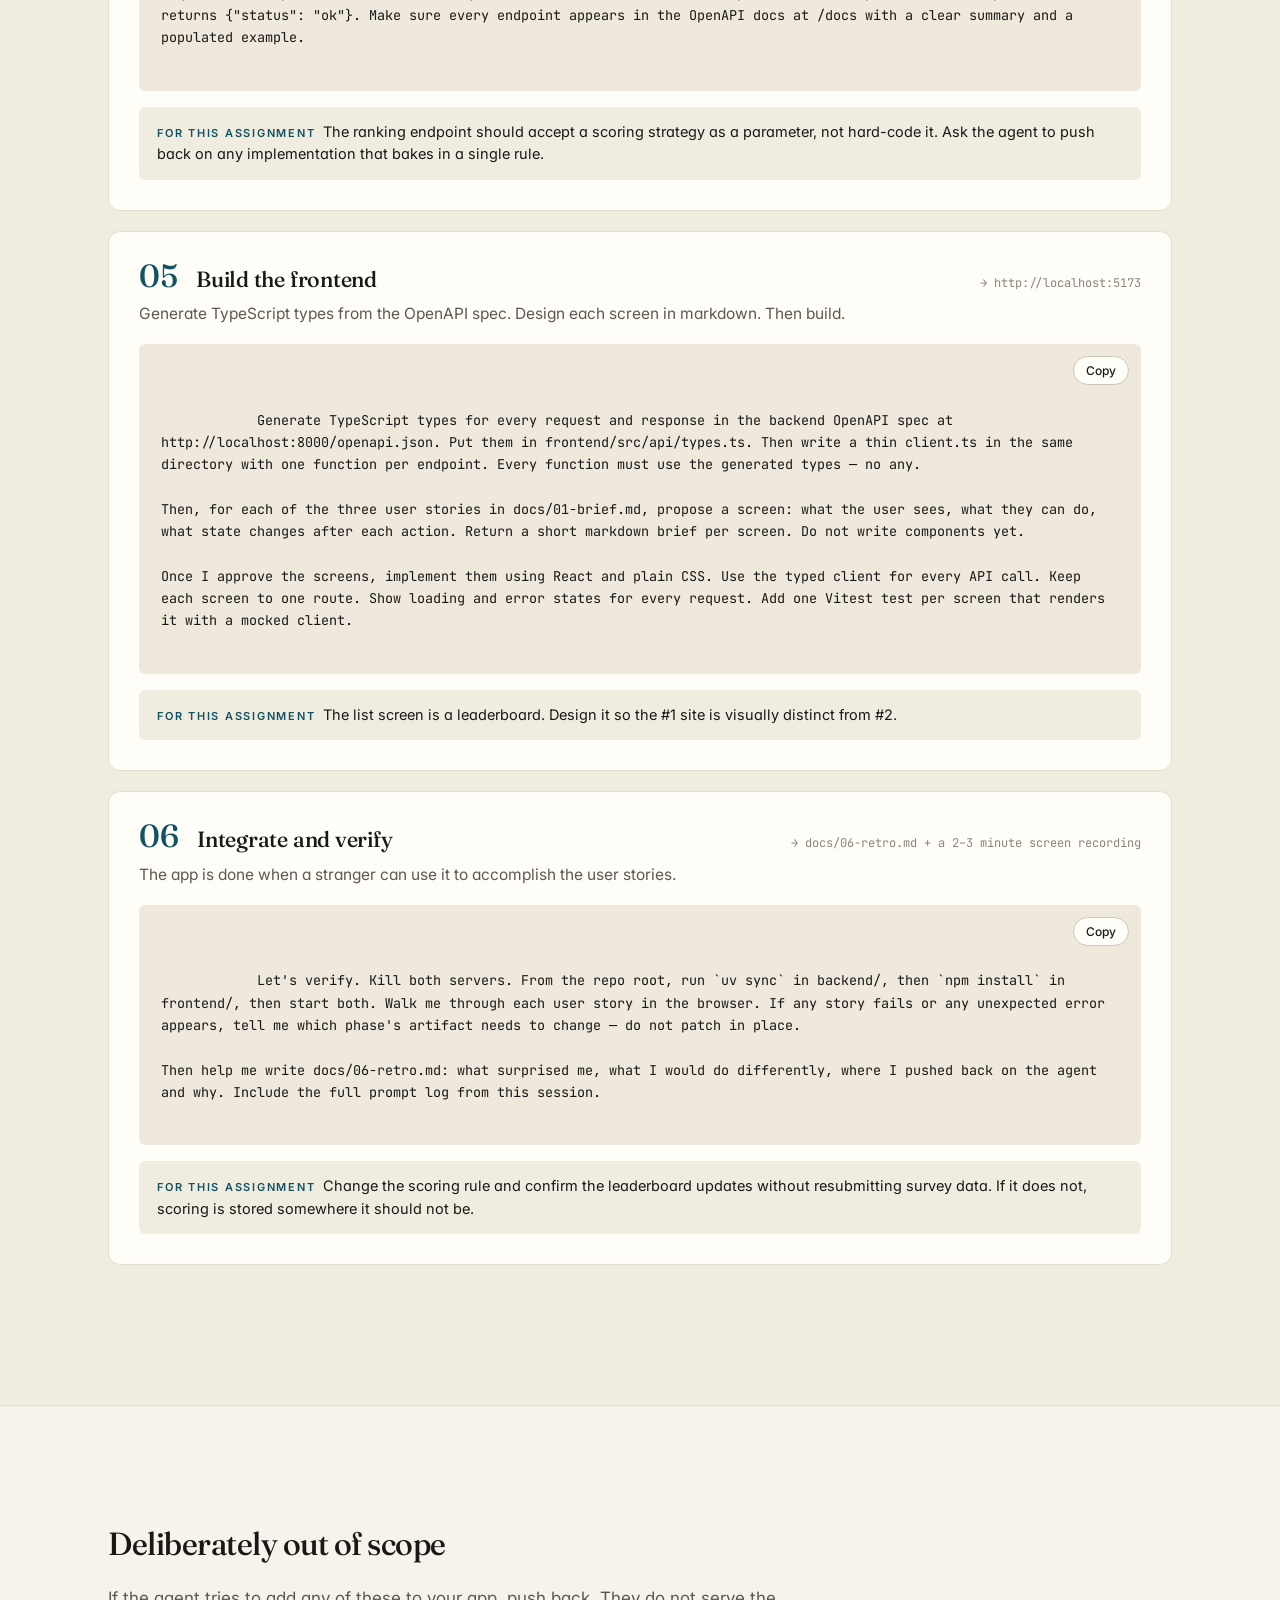
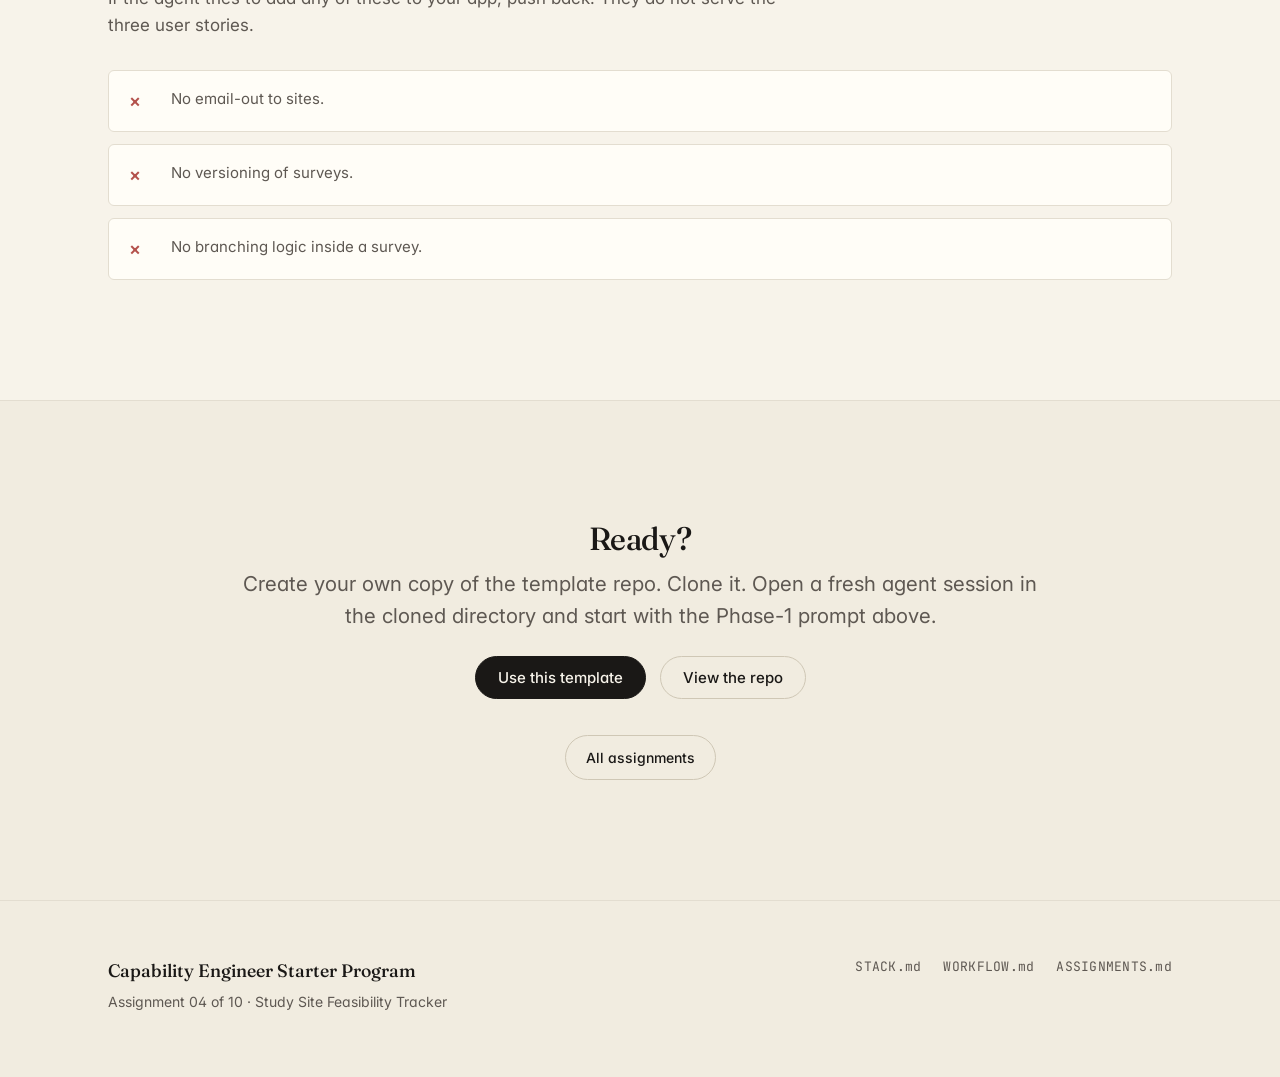
<file: assignments/04-site-feasibility-tracker/index.html>
<!DOCTYPE html>
<html lang="en">
<head>
  <meta charset="UTF-8" />
  <meta name="viewport" content="width=device-width, initial-scale=1.0" />
  <title>Assignment 04 — Study Site Feasibility Tracker · CE Starter</title>
  <meta name="description" content="A tool for a feasibility lead to track candidate sites for a new study, record each site&#x27;s survey answers, and rank them." />
  <link rel="preconnect" href="https://fonts.googleapis.com" />
  <link rel="preconnect" href="https://fonts.gstatic.com" crossorigin />
  <link href="https://fonts.googleapis.com/css2?family=Fraunces:opsz,wght@9..144,400;9..144,500;9..144,600;9..144,700&family=Inter:wght@400;500;600&family=JetBrains+Mono:wght@400;500&display=swap" rel="stylesheet" />
  <link rel="stylesheet" href="../../styles.css" />
  <style>
    .assignment-hero { padding: clamp(56px, 9vw, 96px) 0 clamp(32px, 5vw, 56px); }
    .breadcrumb { font-size: 13px; color: var(--ink-muted); margin-bottom: 28px; }
    .breadcrumb a { color: var(--ink-muted); text-decoration: none; }
    .breadcrumb a:hover { color: var(--ink); }
    .breadcrumb span { margin: 0 8px; color: var(--ink-subtle); }
    .hero-meta { display: flex; gap: 16px; flex-wrap: wrap; align-items: center; margin-bottom: 24px; }
    .hero-meta .big-num { font-family: var(--font-display); font-variation-settings: "opsz" 144; font-size: 72px; line-height: 0.85; color: var(--accent); font-weight: 500; letter-spacing: -0.04em; }
    .hero-meta .cat-tag { font-size: 11px; font-weight: 600; letter-spacing: 0.18em; text-transform: uppercase; padding: 6px 12px; border-radius: 999px; background: var(--accent-soft); color: var(--accent); }
    .a-title { font-family: var(--font-display); font-variation-settings: "opsz" 144; font-weight: 500; font-size: clamp(34px, 5vw, 56px); line-height: 1.04; letter-spacing: -0.025em; margin: 0 0 20px; max-width: 18ch; }
    .a-pitch { font-size: clamp(17px, 1.4vw, 20px); color: var(--ink-muted); max-width: 60ch; margin: 0; }
    .facts { display: grid; grid-template-columns: repeat(auto-fit, minmax(240px, 1fr)); gap: 20px; margin-top: 44px; padding: 28px 0 0; border-top: 1px solid var(--rule); }
    .fact-label { font-size: 11px; font-weight: 600; letter-spacing: 0.16em; text-transform: uppercase; color: var(--ink-subtle); margin: 0 0 6px; }
    .fact-body { margin: 0; font-size: 15px; color: var(--ink); line-height: 1.5; }
    .callout { background: var(--surface); border: 1px solid var(--rule); border-left: 3px solid var(--accent); border-radius: var(--radius); padding: 22px 26px; margin: 0 0 32px; }
    .callout h3 { font-family: var(--font-display); font-variation-settings: "opsz" 36; font-size: 18px; font-weight: 500; margin: 0 0 8px; }
    .callout p { margin: 0; color: var(--ink-muted); font-size: 15px; line-height: 1.55; }
    .lock-down, .guardrails { list-style: none; padding: 0; margin: 0; display: grid; gap: 12px; }
    .lock-down li, .guardrails li { padding: 16px 20px; background: var(--surface); border: 1px solid var(--rule); border-radius: var(--radius-sm); color: var(--ink-muted); font-size: 15px; line-height: 1.55; display: grid; grid-template-columns: 28px 1fr; gap: 14px; }
    .lock-down li::before { content: "→"; color: var(--accent); font-weight: 600; }
    .guardrails li::before { content: "×"; color: #b4524c; font-weight: 600; font-size: 18px; }
    .phase-block { background: var(--surface); border: 1px solid var(--rule); border-radius: var(--radius); padding: 28px 30px 30px; margin-bottom: 20px; }
    .phase-head-row { display: flex; align-items: baseline; gap: 18px; margin-bottom: 10px; flex-wrap: wrap; }
    .phase-num { font-family: var(--font-display); font-variation-settings: "opsz" 48; font-size: 32px; font-weight: 500; color: var(--accent); line-height: 1; }
    .phase-num::before { content: "0"; }
    .phase-block h3 { font-family: var(--font-display); font-variation-settings: "opsz" 48; font-size: 22px; font-weight: 500; margin: 0; line-height: 1.15; }
    .phase-artifact { font-family: var(--font-mono); font-size: 12px; color: var(--ink-subtle); margin-left: auto; }
    .phase-lede { color: var(--ink-muted); margin: 0 0 18px; font-size: 15.5px; }
    .phase-hint { background: var(--bg-alt); border-radius: var(--radius-sm); padding: 14px 18px; margin-top: 16px; font-size: 14.5px; color: var(--ink); line-height: 1.55; }
    .phase-hint-label { font-size: 11px; font-weight: 600; letter-spacing: 0.16em; text-transform: uppercase; color: var(--accent); margin-right: 8px; }
    .back-cta { display: inline-flex; align-items: center; gap: 8px; padding: 11px 20px; border: 1px solid var(--rule-strong); border-radius: 999px; font-size: 14px; font-weight: 500; text-decoration: none; color: var(--ink); background: transparent; transition: all 140ms ease; }
    .back-cta:hover { border-color: var(--ink); }
    .section-title { font-family: var(--font-display); font-variation-settings: "opsz" 64; font-size: clamp(24px, 3vw, 32px); font-weight: 500; letter-spacing: -0.015em; margin: 0 0 24px; }
  </style>
</head>
<body>
  <header class="site-nav is-stuck">
    <div class="nav-inner">
      <a href="../../index.html" class="brand">
        <span class="brand-mark">CE</span>
        <span class="brand-text">Starter Program</span>
      </a>
      <nav class="nav-links" aria-label="Primary">
        <a href="../../index.html#stack">Stack</a>
        <a href="../../index.html#workflow">Workflow</a>
        <a href="../../index.html#prompts">Prompts</a>
        <a href="../../index.html#assignments">Assignments</a>
      </nav>
    </div>
  </header>

  <main>
    <section class="assignment-hero">
      <div class="wrap">
        <p class="breadcrumb">
          <a href="../../index.html">CE Starter</a><span>/</span>
          <a href="../../index.html#assignments">Assignments</a><span>/</span>
          04
        </p>
        <div class="hero-meta">
          <span class="big-num">04</span>
          <span class="cat-tag">Clinical ops</span>
        </div>
        <h1 class="a-title">Study Site Feasibility Tracker</h1>
        <p class="a-pitch">A tool for a feasibility lead to track candidate sites for a new study, record each site&#x27;s survey answers, and rank them.</p>
        <dl class="facts">
          <div>
            <p class="fact-label">Primary user</p>
            <p class="fact-body">A feasibility lead selecting sites for a new trial.</p>
          </div>
          <div>
            <p class="fact-label">Concept this teaches</p>
            <p class="fact-body">Modelling a question-answer relationship — either as two tables (Question, Response) or as a JSON column. Each has trade-offs the CE must articulate.</p>
          </div>
          <div>
            <p class="fact-label">Envelope</p>
            <p class="fact-body">4 ± 1 entities · 3 user stories · 3 ± 1 screens · one aggregation report · one state transition</p>
          </div>
        </dl>
      </div>
    </section>

    

    <section class="section">
      <div class="wrap">
        <h2 class="section-title">Before you start — the three decisions</h2>
        <p class="lede-sm" style="margin: 0 0 32px;">Your Phase-1 brainstorm must lock these down. Do not start the data model before all three have an answer.</p>
        <ul class="lock-down">
          <li>Are the survey questions the same across all studies, or study-specific? Either works, but pick one — this is the central modelling decision.</li>
          <li>How is a site &#x27;ranked&#x27; — sum of numeric answers, a separate score field, or sorted by one attribute?</li>
          <li>What is the difference between a site (an organisation) and an investigator (a person)? Does this app need both?</li>
        </ul>
      </div>
    </section>

    <section class="section section-alt">
      <div class="wrap">
        <h2 class="section-title">The six phases</h2>
        <p class="lede-sm" style="margin: 0 0 32px;">Each phase shows the generic prompt plus a hint specific to this assignment. Copy the prompt. Adapt its references. Keep its structure.</p>
        <article class="phase-block">
          <div class="phase-head-row">
            <span class="phase-num">1</span>
            <h3>Brainstorm the use case</h3>
            <span class="phase-artifact">→ docs/01-brief.md</span>
          </div>
          <p class="phase-lede">Sharpen the idea with an LLM until you can name the user, three user stories, the nouns the app tracks, and the verbs the user performs.</p>
          <div class="prompt-body">
            <button class="copy-btn" type="button" data-copy>Copy</button>
            <span class="prompt-text">I want to build a small local web application. Help me sharpen the idea by asking me questions. I will answer. After five rounds of questions, summarise what we have agreed on as a one-page brief covering: the user, the three core user stories, the key nouns (things the app tracks), and the key verbs (things the user can do).</span>
          </div>
          <div class="phase-hint"><span class="phase-hint-label">For this assignment</span>The feasibility lead&#x27;s question is always &#x27;which three sites do I invite&#x27;. Work backwards from that.</div>
        </article>
        <article class="phase-block">
          <div class="phase-head-row">
            <span class="phase-num">2</span>
            <h3>Design the data model</h3>
            <span class="phase-artifact">→ docs/02-data-model.md</span>
          </div>
          <p class="phase-lede">Every screen, API call, and query descends from this. Get it right before any code exists.</p>
          <div class="prompt-body">
            <button class="copy-btn" type="button" data-copy>Copy</button>
            <span class="prompt-text">Read docs/01-brief.md. Based on the nouns listed there, propose a data model for a SQLite database. For each entity, give me: its fields, each field&#x27;s type and whether it is required, the primary key, any foreign keys, and any uniqueness or check constraints. Show the model as a markdown document, not SQL. Explain every foreign key in one sentence. Then list any ambiguities you had to resolve and why.</span>
          </div>
          <div class="phase-hint"><span class="phase-hint-label">For this assignment</span>Produce two candidate data models side by side — one with Question and Response tables, one with a JSON blob per site. State the trade-offs. Pick one. Write down why.</div>
        </article>
        <article class="phase-block">
          <div class="phase-head-row">
            <span class="phase-num">3</span>
            <h3>Build the database</h3>
            <span class="phase-artifact">→ backend/schema.sql + app.db</span>
          </div>
          <p class="phase-lede">Turn the model into real SQLite. Constraints fail loudly and expose every ambiguity the model left behind.</p>
          <div class="prompt-body">
            <button class="copy-btn" type="button" data-copy>Copy</button>
            <span class="prompt-text">Using docs/02-data-model.md as the source of truth, generate backend/schema.sql for SQLite. Include every primary key, foreign key, uniqueness constraint, and check constraint from the model. Add created_at and updated_at where the model specifies them. Then generate backend/seed.sql with 3-5 rows per table covering the happy path and at least one edge case per user story. Finally, wire the schema to apply automatically on backend startup if the database file does not exist.</span>
          </div>
          <div class="phase-hint"><span class="phase-hint-label">For this assignment</span>If you chose the normalised model, seed realistic survey answers across five sites. If you chose JSON, enforce the shape with a CHECK constraint on JSON validity.</div>
        </article>
        <article class="phase-block">
          <div class="phase-head-row">
            <span class="phase-num">4</span>
            <h3>Design and build the API</h3>
            <span class="phase-artifact">→ http://localhost:8000/docs</span>
          </div>
          <p class="phase-lede">Design the endpoints as a markdown table first. Build them second. The OpenAPI spec at /docs is the real deliverable.</p>
          <div class="prompt-body">
            <button class="copy-btn" type="button" data-copy>Copy</button>
            <span class="prompt-text">Based on the verbs in docs/01-brief.md and the entities in docs/02-data-model.md, propose a REST API. For each endpoint, give me: the method, the path, the request body shape, the response shape, and which user story it serves. Do not write code yet. Return a markdown table.

Once I approve the table, implement these endpoints in FastAPI under backend/app/. Use Pydantic models for every request and response. Use the stdlib sqlite3 module. All routes must be prefixed with /api. Add a GET /api/health that returns {&quot;status&quot;: &quot;ok&quot;}. Make sure every endpoint appears in the OpenAPI docs at /docs with a clear summary and a populated example.</span>
          </div>
          <div class="phase-hint"><span class="phase-hint-label">For this assignment</span>The ranking endpoint should accept a scoring strategy as a parameter, not hard-code it. Ask the agent to push back on any implementation that bakes in a single rule.</div>
        </article>
        <article class="phase-block">
          <div class="phase-head-row">
            <span class="phase-num">5</span>
            <h3>Build the frontend</h3>
            <span class="phase-artifact">→ http://localhost:5173</span>
          </div>
          <p class="phase-lede">Generate TypeScript types from the OpenAPI spec. Design each screen in markdown. Then build.</p>
          <div class="prompt-body">
            <button class="copy-btn" type="button" data-copy>Copy</button>
            <span class="prompt-text">Generate TypeScript types for every request and response in the backend OpenAPI spec at http://localhost:8000/openapi.json. Put them in frontend/src/api/types.ts. Then write a thin client.ts in the same directory with one function per endpoint. Every function must use the generated types — no any.

Then, for each of the three user stories in docs/01-brief.md, propose a screen: what the user sees, what they can do, what state changes after each action. Return a short markdown brief per screen. Do not write components yet.

Once I approve the screens, implement them using React and plain CSS. Use the typed client for every API call. Keep each screen to one route. Show loading and error states for every request. Add one Vitest test per screen that renders it with a mocked client.</span>
          </div>
          <div class="phase-hint"><span class="phase-hint-label">For this assignment</span>The list screen is a leaderboard. Design it so the #1 site is visually distinct from #2.</div>
        </article>
        <article class="phase-block">
          <div class="phase-head-row">
            <span class="phase-num">6</span>
            <h3>Integrate and verify</h3>
            <span class="phase-artifact">→ docs/06-retro.md + a 2–3 minute screen recording</span>
          </div>
          <p class="phase-lede">The app is done when a stranger can use it to accomplish the user stories.</p>
          <div class="prompt-body">
            <button class="copy-btn" type="button" data-copy>Copy</button>
            <span class="prompt-text">Let&#x27;s verify. Kill both servers. From the repo root, run `uv sync` in backend/, then `npm install` in frontend/, then start both. Walk me through each user story in the browser. If any story fails or any unexpected error appears, tell me which phase&#x27;s artifact needs to change — do not patch in place.

Then help me write docs/06-retro.md: what surprised me, what I would do differently, where I pushed back on the agent and why. Include the full prompt log from this session.</span>
          </div>
          <div class="phase-hint"><span class="phase-hint-label">For this assignment</span>Change the scoring rule and confirm the leaderboard updates without resubmitting survey data. If it does not, scoring is stored somewhere it should not be.</div>
        </article>
      </div>
    </section>

    <section class="section">
      <div class="wrap">
        <h2 class="section-title">Deliberately out of scope</h2>
        <p class="lede-sm" style="margin: 0 0 32px;">If the agent tries to add any of these to your app, push back. They do not serve the three user stories.</p>
        <ul class="guardrails">
          <li>No email-out to sites.</li>
          <li>No versioning of surveys.</li>
          <li>No branching logic inside a survey.</li>
        </ul>
      </div>
    </section>

    <section class="section section-alt">
      <div class="wrap" style="text-align: center;">
        <h2 class="section-title" style="margin-bottom: 12px;">Ready?</h2>
        <p class="lede" style="margin: 0 auto 24px;">Create your own copy of the template repo. Clone it. Open a fresh agent session in the cloned directory and start with the Phase-1 prompt above.</p>
        <p style="margin: 0 0 36px; display: flex; gap: 14px; justify-content: center; flex-wrap: wrap;">
          <a href="https://github.com/SSI-Strategy/ce-04-site-feasibility-tracker/generate" target="_blank" rel="noopener" class="btn btn-primary">Use this template</a>
          <a href="https://github.com/SSI-Strategy/ce-04-site-feasibility-tracker" target="_blank" rel="noopener" class="btn btn-secondary">View the repo</a>
        </p>
        <a href="../../index.html#assignments" class="back-cta">All assignments</a>
      </div>
    </section>
  </main>

  <footer class="site-footer">
    <div class="wrap footer-inner">
      <div>
        <p class="footer-brand">Capability Engineer Starter Program</p>
        <p class="footer-text">Assignment 04 of 10 · Study Site Feasibility Tracker</p>
      </div>
      <div class="footer-links">
        <a href="../../STACK.md">STACK.md</a>
        <a href="../../WORKFLOW.md">WORKFLOW.md</a>
        <a href="../../ASSIGNMENTS.md">ASSIGNMENTS.md</a>
      </div>
    </div>
  </footer>

  <script>
    document.querySelectorAll("[data-copy]").forEach(btn => {
      btn.addEventListener("click", async () => {
        const text = btn.parentElement.querySelector(".prompt-text").textContent;
        try { await navigator.clipboard.writeText(text); } catch { /* fallback skipped */ }
        btn.textContent = "Copied";
        btn.classList.add("is-copied");
        setTimeout(() => { btn.textContent = "Copy"; btn.classList.remove("is-copied"); }, 1600);
      });
    });
  </script>
</body>
</html>
</file>
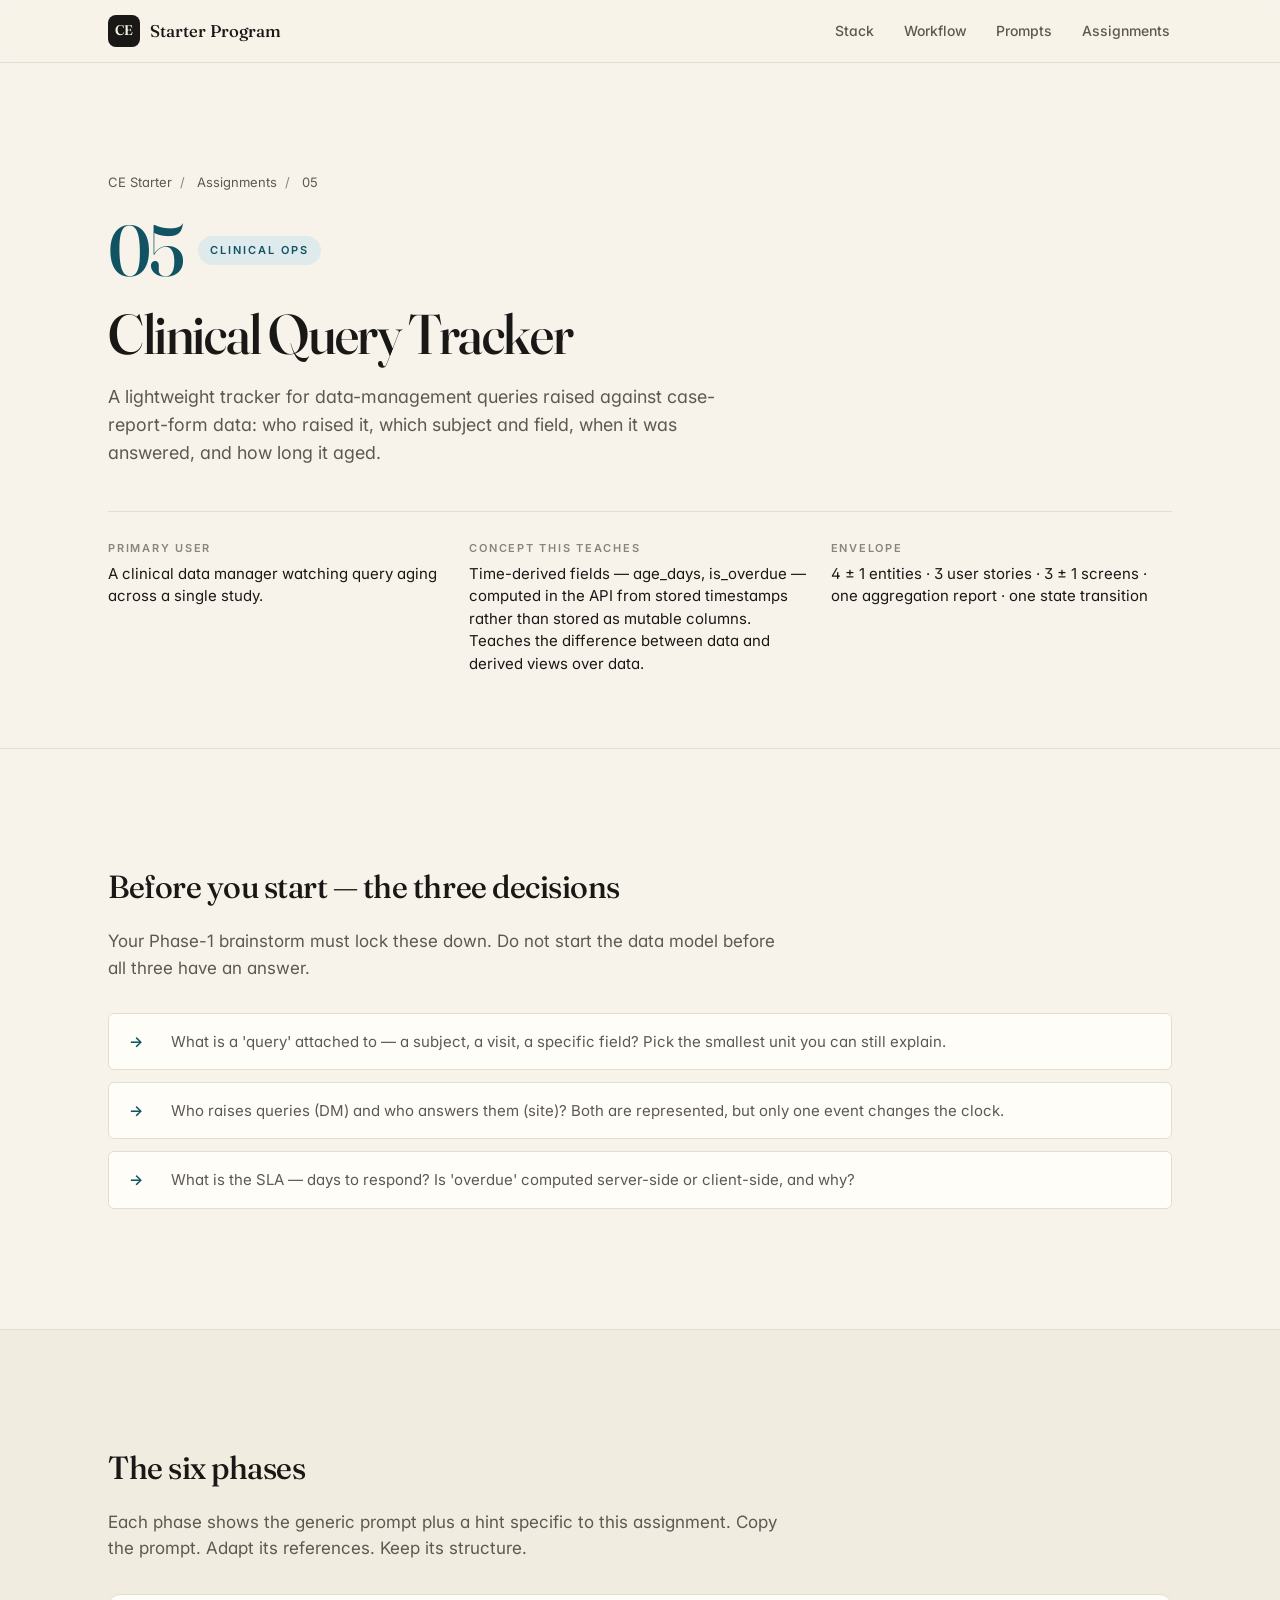
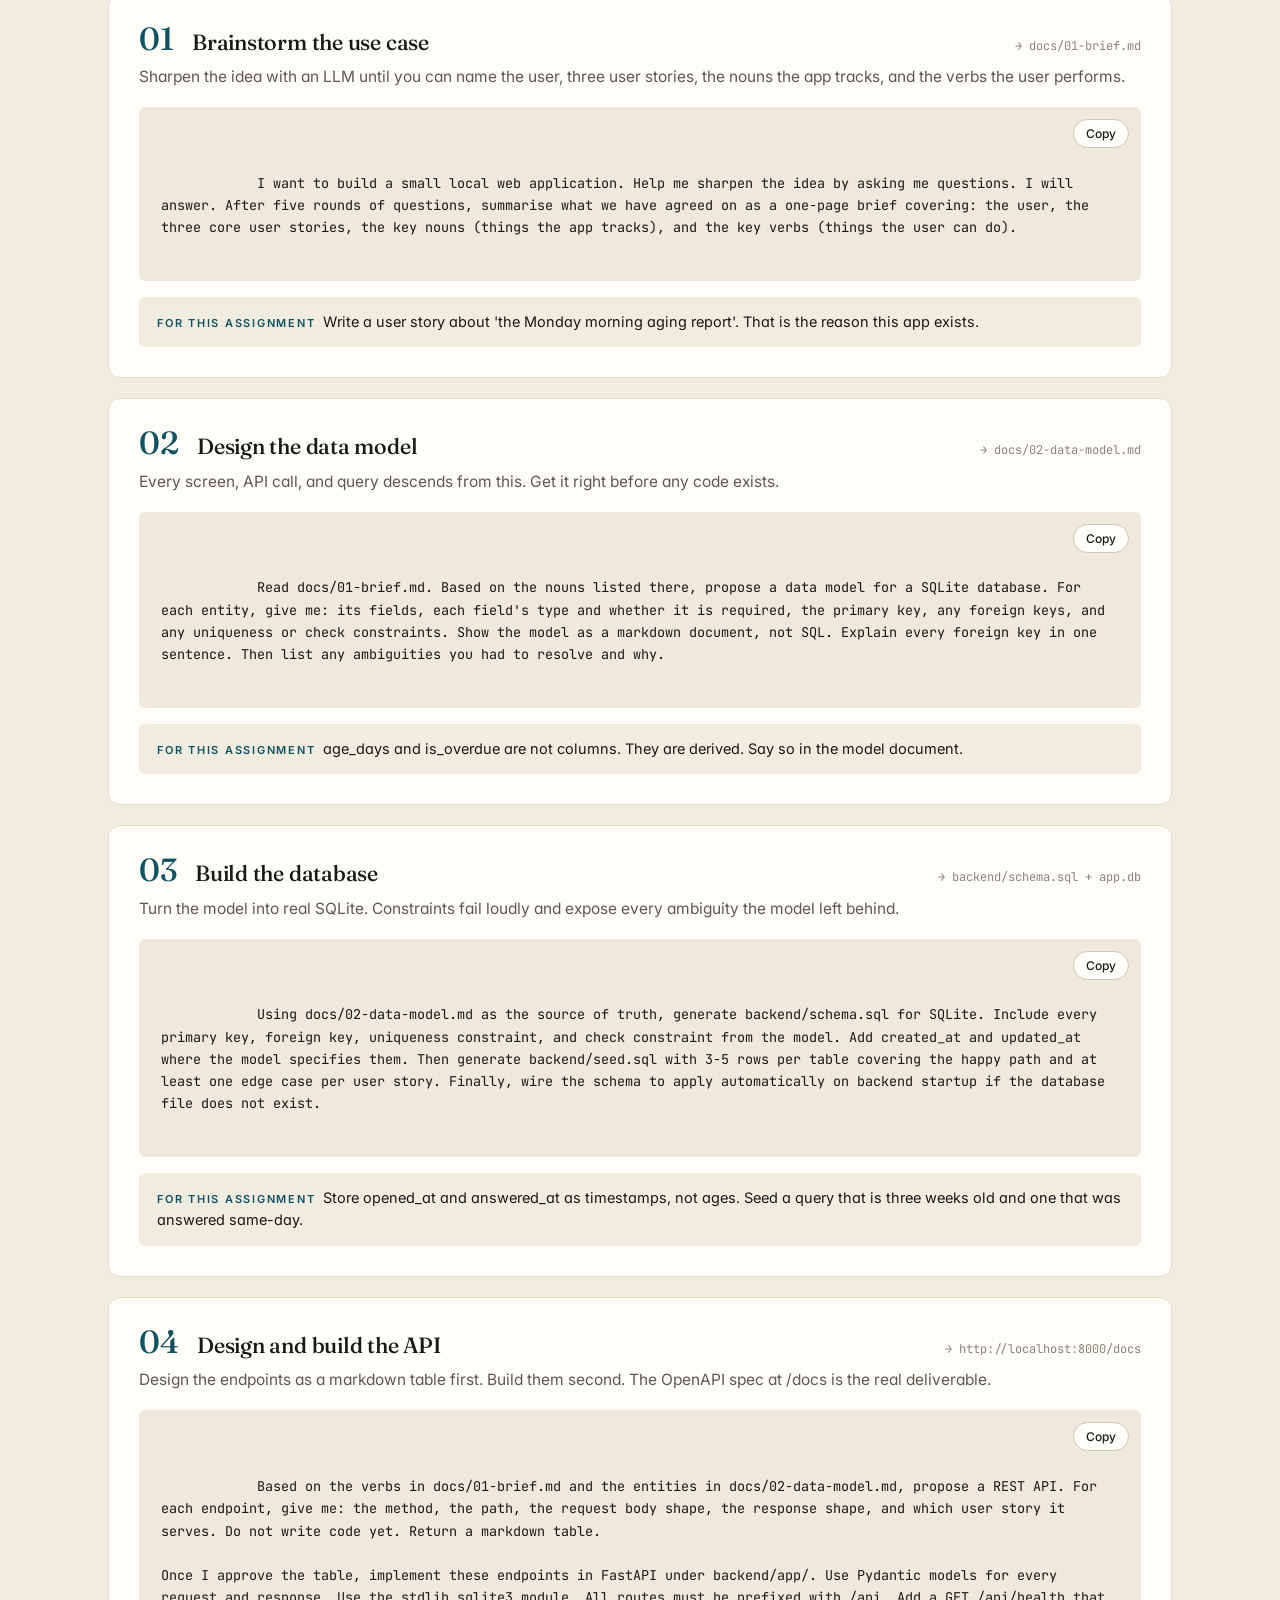
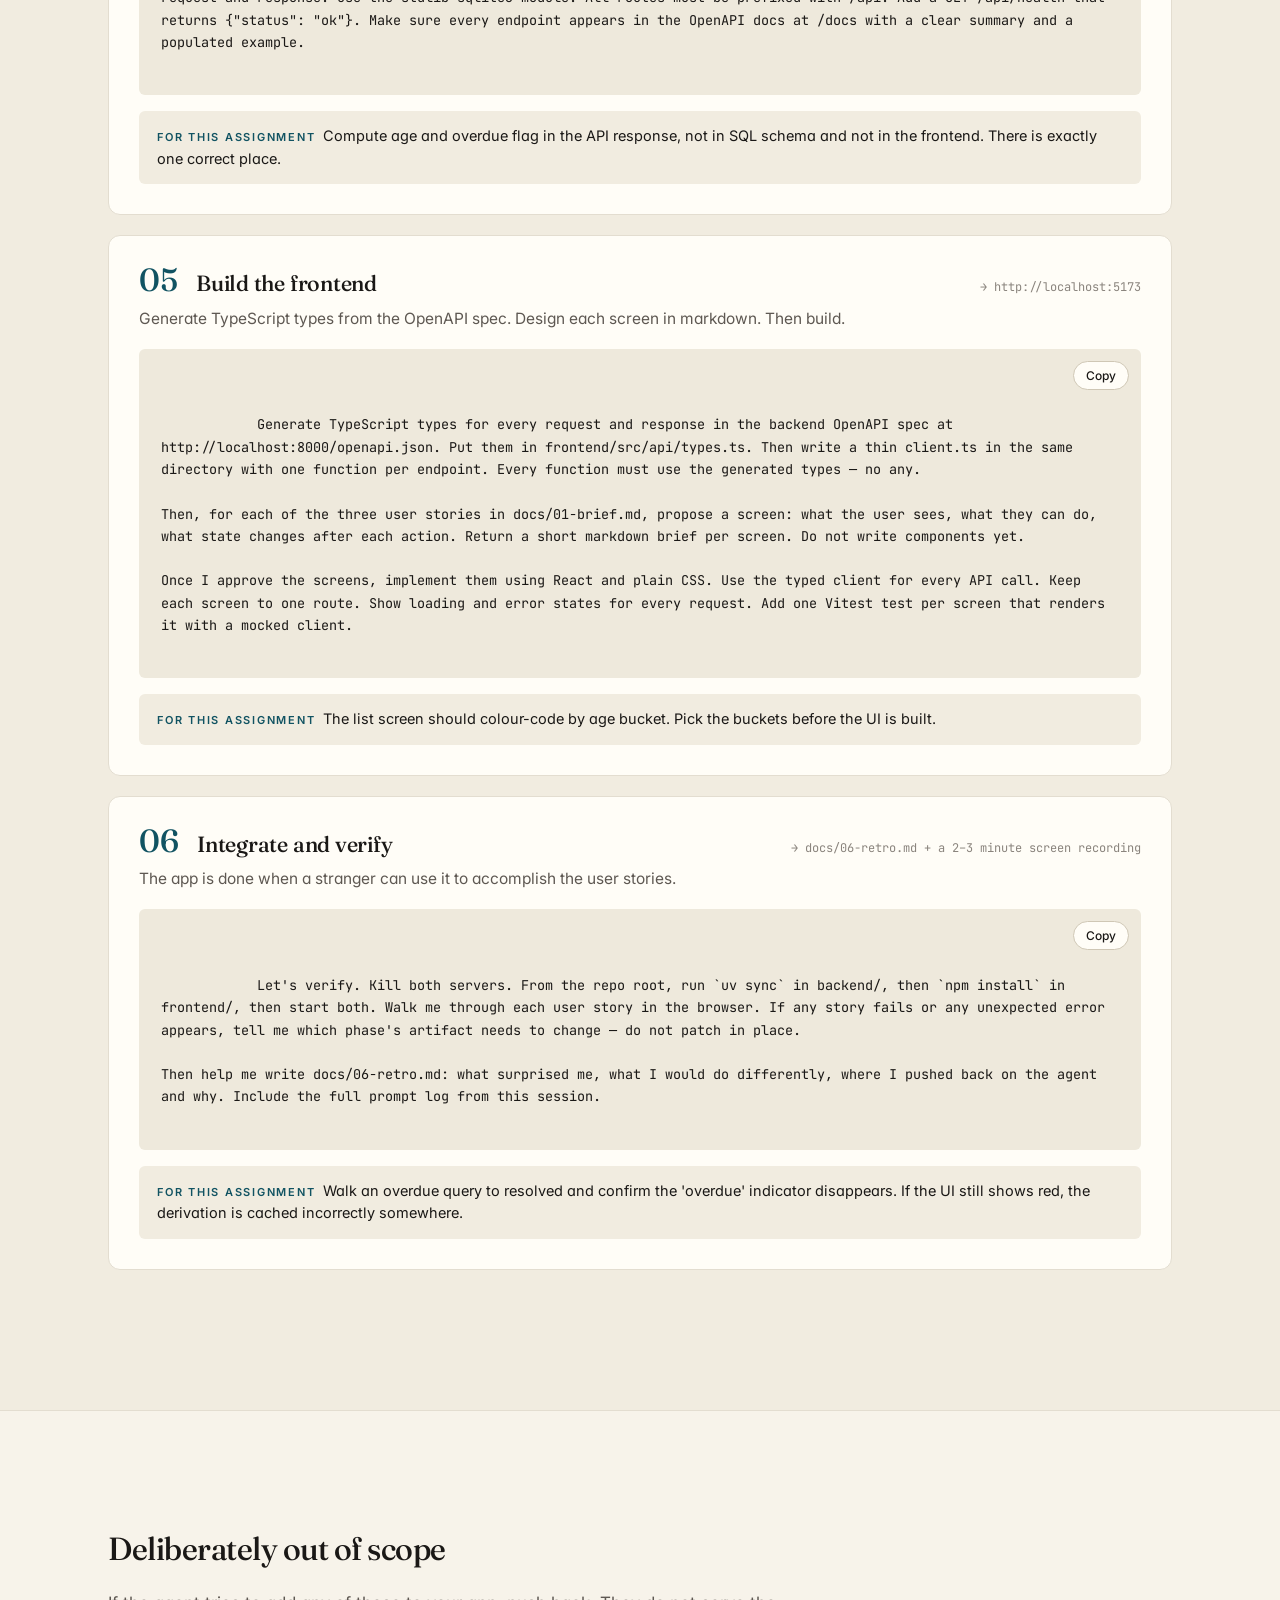
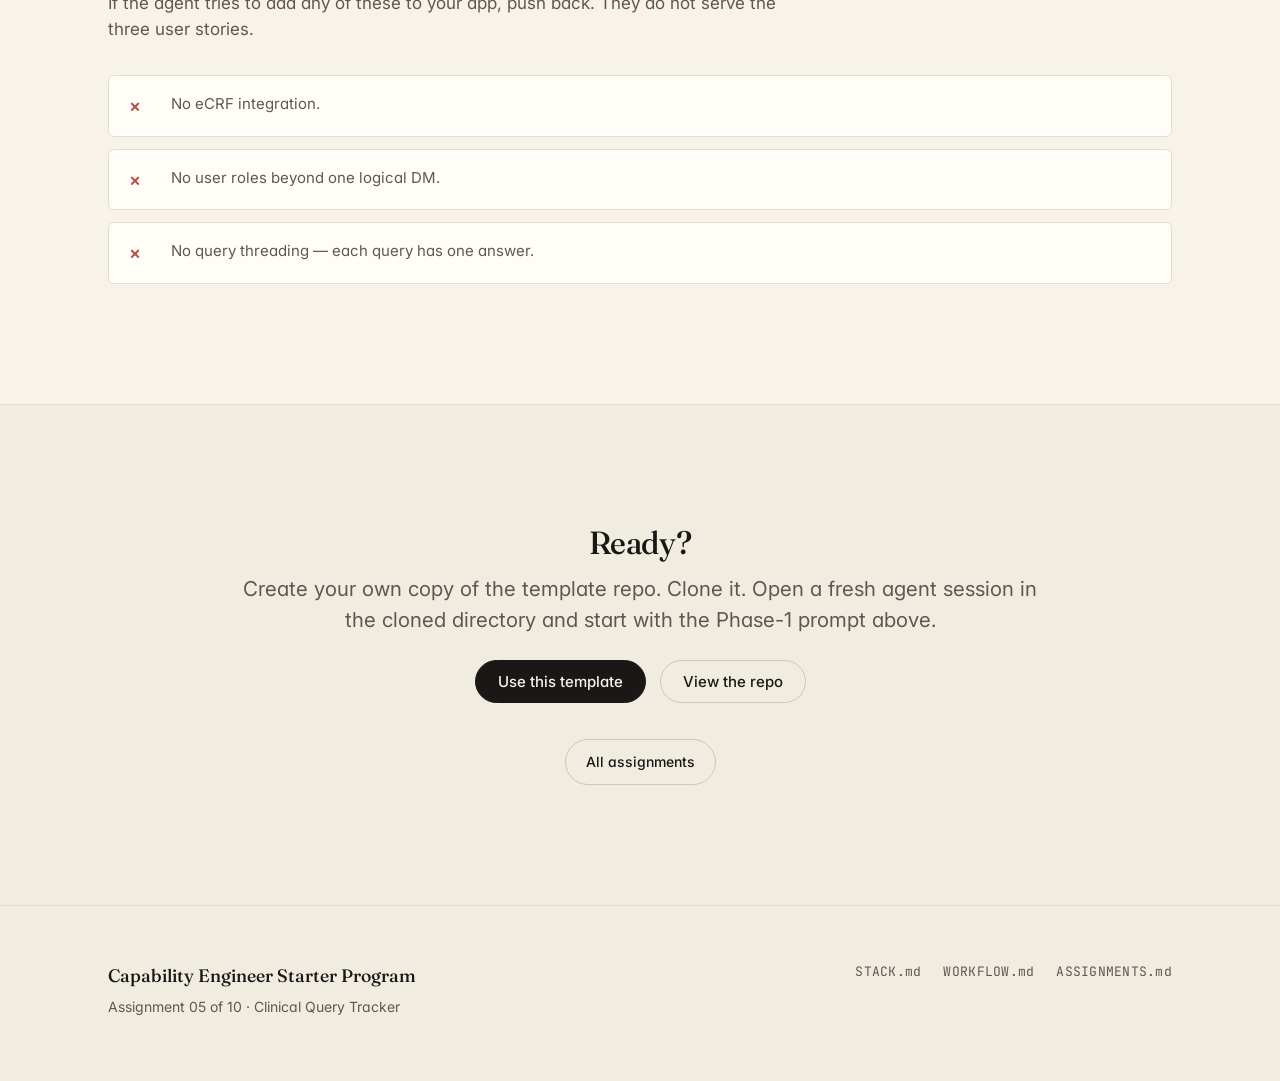
<file: assignments/05-clinical-query-tracker/index.html>
<!DOCTYPE html>
<html lang="en">
<head>
  <meta charset="UTF-8" />
  <meta name="viewport" content="width=device-width, initial-scale=1.0" />
  <title>Assignment 05 — Clinical Query Tracker · CE Starter</title>
  <meta name="description" content="A lightweight tracker for data-management queries raised against case-report-form data: who raised it, which subject and field, when it was answered, and how long it aged." />
  <link rel="preconnect" href="https://fonts.googleapis.com" />
  <link rel="preconnect" href="https://fonts.gstatic.com" crossorigin />
  <link href="https://fonts.googleapis.com/css2?family=Fraunces:opsz,wght@9..144,400;9..144,500;9..144,600;9..144,700&family=Inter:wght@400;500;600&family=JetBrains+Mono:wght@400;500&display=swap" rel="stylesheet" />
  <link rel="stylesheet" href="../../styles.css" />
  <style>
    .assignment-hero { padding: clamp(56px, 9vw, 96px) 0 clamp(32px, 5vw, 56px); }
    .breadcrumb { font-size: 13px; color: var(--ink-muted); margin-bottom: 28px; }
    .breadcrumb a { color: var(--ink-muted); text-decoration: none; }
    .breadcrumb a:hover { color: var(--ink); }
    .breadcrumb span { margin: 0 8px; color: var(--ink-subtle); }
    .hero-meta { display: flex; gap: 16px; flex-wrap: wrap; align-items: center; margin-bottom: 24px; }
    .hero-meta .big-num { font-family: var(--font-display); font-variation-settings: "opsz" 144; font-size: 72px; line-height: 0.85; color: var(--accent); font-weight: 500; letter-spacing: -0.04em; }
    .hero-meta .cat-tag { font-size: 11px; font-weight: 600; letter-spacing: 0.18em; text-transform: uppercase; padding: 6px 12px; border-radius: 999px; background: var(--accent-soft); color: var(--accent); }
    .a-title { font-family: var(--font-display); font-variation-settings: "opsz" 144; font-weight: 500; font-size: clamp(34px, 5vw, 56px); line-height: 1.04; letter-spacing: -0.025em; margin: 0 0 20px; max-width: 18ch; }
    .a-pitch { font-size: clamp(17px, 1.4vw, 20px); color: var(--ink-muted); max-width: 60ch; margin: 0; }
    .facts { display: grid; grid-template-columns: repeat(auto-fit, minmax(240px, 1fr)); gap: 20px; margin-top: 44px; padding: 28px 0 0; border-top: 1px solid var(--rule); }
    .fact-label { font-size: 11px; font-weight: 600; letter-spacing: 0.16em; text-transform: uppercase; color: var(--ink-subtle); margin: 0 0 6px; }
    .fact-body { margin: 0; font-size: 15px; color: var(--ink); line-height: 1.5; }
    .callout { background: var(--surface); border: 1px solid var(--rule); border-left: 3px solid var(--accent); border-radius: var(--radius); padding: 22px 26px; margin: 0 0 32px; }
    .callout h3 { font-family: var(--font-display); font-variation-settings: "opsz" 36; font-size: 18px; font-weight: 500; margin: 0 0 8px; }
    .callout p { margin: 0; color: var(--ink-muted); font-size: 15px; line-height: 1.55; }
    .lock-down, .guardrails { list-style: none; padding: 0; margin: 0; display: grid; gap: 12px; }
    .lock-down li, .guardrails li { padding: 16px 20px; background: var(--surface); border: 1px solid var(--rule); border-radius: var(--radius-sm); color: var(--ink-muted); font-size: 15px; line-height: 1.55; display: grid; grid-template-columns: 28px 1fr; gap: 14px; }
    .lock-down li::before { content: "→"; color: var(--accent); font-weight: 600; }
    .guardrails li::before { content: "×"; color: #b4524c; font-weight: 600; font-size: 18px; }
    .phase-block { background: var(--surface); border: 1px solid var(--rule); border-radius: var(--radius); padding: 28px 30px 30px; margin-bottom: 20px; }
    .phase-head-row { display: flex; align-items: baseline; gap: 18px; margin-bottom: 10px; flex-wrap: wrap; }
    .phase-num { font-family: var(--font-display); font-variation-settings: "opsz" 48; font-size: 32px; font-weight: 500; color: var(--accent); line-height: 1; }
    .phase-num::before { content: "0"; }
    .phase-block h3 { font-family: var(--font-display); font-variation-settings: "opsz" 48; font-size: 22px; font-weight: 500; margin: 0; line-height: 1.15; }
    .phase-artifact { font-family: var(--font-mono); font-size: 12px; color: var(--ink-subtle); margin-left: auto; }
    .phase-lede { color: var(--ink-muted); margin: 0 0 18px; font-size: 15.5px; }
    .phase-hint { background: var(--bg-alt); border-radius: var(--radius-sm); padding: 14px 18px; margin-top: 16px; font-size: 14.5px; color: var(--ink); line-height: 1.55; }
    .phase-hint-label { font-size: 11px; font-weight: 600; letter-spacing: 0.16em; text-transform: uppercase; color: var(--accent); margin-right: 8px; }
    .back-cta { display: inline-flex; align-items: center; gap: 8px; padding: 11px 20px; border: 1px solid var(--rule-strong); border-radius: 999px; font-size: 14px; font-weight: 500; text-decoration: none; color: var(--ink); background: transparent; transition: all 140ms ease; }
    .back-cta:hover { border-color: var(--ink); }
    .section-title { font-family: var(--font-display); font-variation-settings: "opsz" 64; font-size: clamp(24px, 3vw, 32px); font-weight: 500; letter-spacing: -0.015em; margin: 0 0 24px; }
  </style>
</head>
<body>
  <header class="site-nav is-stuck">
    <div class="nav-inner">
      <a href="../../index.html" class="brand">
        <span class="brand-mark">CE</span>
        <span class="brand-text">Starter Program</span>
      </a>
      <nav class="nav-links" aria-label="Primary">
        <a href="../../index.html#stack">Stack</a>
        <a href="../../index.html#workflow">Workflow</a>
        <a href="../../index.html#prompts">Prompts</a>
        <a href="../../index.html#assignments">Assignments</a>
      </nav>
    </div>
  </header>

  <main>
    <section class="assignment-hero">
      <div class="wrap">
        <p class="breadcrumb">
          <a href="../../index.html">CE Starter</a><span>/</span>
          <a href="../../index.html#assignments">Assignments</a><span>/</span>
          05
        </p>
        <div class="hero-meta">
          <span class="big-num">05</span>
          <span class="cat-tag">Clinical ops</span>
        </div>
        <h1 class="a-title">Clinical Query Tracker</h1>
        <p class="a-pitch">A lightweight tracker for data-management queries raised against case-report-form data: who raised it, which subject and field, when it was answered, and how long it aged.</p>
        <dl class="facts">
          <div>
            <p class="fact-label">Primary user</p>
            <p class="fact-body">A clinical data manager watching query aging across a single study.</p>
          </div>
          <div>
            <p class="fact-label">Concept this teaches</p>
            <p class="fact-body">Time-derived fields — age_days, is_overdue — computed in the API from stored timestamps rather than stored as mutable columns. Teaches the difference between data and derived views over data.</p>
          </div>
          <div>
            <p class="fact-label">Envelope</p>
            <p class="fact-body">4 ± 1 entities · 3 user stories · 3 ± 1 screens · one aggregation report · one state transition</p>
          </div>
        </dl>
      </div>
    </section>

    

    <section class="section">
      <div class="wrap">
        <h2 class="section-title">Before you start — the three decisions</h2>
        <p class="lede-sm" style="margin: 0 0 32px;">Your Phase-1 brainstorm must lock these down. Do not start the data model before all three have an answer.</p>
        <ul class="lock-down">
          <li>What is a &#x27;query&#x27; attached to — a subject, a visit, a specific field? Pick the smallest unit you can still explain.</li>
          <li>Who raises queries (DM) and who answers them (site)? Both are represented, but only one event changes the clock.</li>
          <li>What is the SLA — days to respond? Is &#x27;overdue&#x27; computed server-side or client-side, and why?</li>
        </ul>
      </div>
    </section>

    <section class="section section-alt">
      <div class="wrap">
        <h2 class="section-title">The six phases</h2>
        <p class="lede-sm" style="margin: 0 0 32px;">Each phase shows the generic prompt plus a hint specific to this assignment. Copy the prompt. Adapt its references. Keep its structure.</p>
        <article class="phase-block">
          <div class="phase-head-row">
            <span class="phase-num">1</span>
            <h3>Brainstorm the use case</h3>
            <span class="phase-artifact">→ docs/01-brief.md</span>
          </div>
          <p class="phase-lede">Sharpen the idea with an LLM until you can name the user, three user stories, the nouns the app tracks, and the verbs the user performs.</p>
          <div class="prompt-body">
            <button class="copy-btn" type="button" data-copy>Copy</button>
            <span class="prompt-text">I want to build a small local web application. Help me sharpen the idea by asking me questions. I will answer. After five rounds of questions, summarise what we have agreed on as a one-page brief covering: the user, the three core user stories, the key nouns (things the app tracks), and the key verbs (things the user can do).</span>
          </div>
          <div class="phase-hint"><span class="phase-hint-label">For this assignment</span>Write a user story about &#x27;the Monday morning aging report&#x27;. That is the reason this app exists.</div>
        </article>
        <article class="phase-block">
          <div class="phase-head-row">
            <span class="phase-num">2</span>
            <h3>Design the data model</h3>
            <span class="phase-artifact">→ docs/02-data-model.md</span>
          </div>
          <p class="phase-lede">Every screen, API call, and query descends from this. Get it right before any code exists.</p>
          <div class="prompt-body">
            <button class="copy-btn" type="button" data-copy>Copy</button>
            <span class="prompt-text">Read docs/01-brief.md. Based on the nouns listed there, propose a data model for a SQLite database. For each entity, give me: its fields, each field&#x27;s type and whether it is required, the primary key, any foreign keys, and any uniqueness or check constraints. Show the model as a markdown document, not SQL. Explain every foreign key in one sentence. Then list any ambiguities you had to resolve and why.</span>
          </div>
          <div class="phase-hint"><span class="phase-hint-label">For this assignment</span>age_days and is_overdue are not columns. They are derived. Say so in the model document.</div>
        </article>
        <article class="phase-block">
          <div class="phase-head-row">
            <span class="phase-num">3</span>
            <h3>Build the database</h3>
            <span class="phase-artifact">→ backend/schema.sql + app.db</span>
          </div>
          <p class="phase-lede">Turn the model into real SQLite. Constraints fail loudly and expose every ambiguity the model left behind.</p>
          <div class="prompt-body">
            <button class="copy-btn" type="button" data-copy>Copy</button>
            <span class="prompt-text">Using docs/02-data-model.md as the source of truth, generate backend/schema.sql for SQLite. Include every primary key, foreign key, uniqueness constraint, and check constraint from the model. Add created_at and updated_at where the model specifies them. Then generate backend/seed.sql with 3-5 rows per table covering the happy path and at least one edge case per user story. Finally, wire the schema to apply automatically on backend startup if the database file does not exist.</span>
          </div>
          <div class="phase-hint"><span class="phase-hint-label">For this assignment</span>Store opened_at and answered_at as timestamps, not ages. Seed a query that is three weeks old and one that was answered same-day.</div>
        </article>
        <article class="phase-block">
          <div class="phase-head-row">
            <span class="phase-num">4</span>
            <h3>Design and build the API</h3>
            <span class="phase-artifact">→ http://localhost:8000/docs</span>
          </div>
          <p class="phase-lede">Design the endpoints as a markdown table first. Build them second. The OpenAPI spec at /docs is the real deliverable.</p>
          <div class="prompt-body">
            <button class="copy-btn" type="button" data-copy>Copy</button>
            <span class="prompt-text">Based on the verbs in docs/01-brief.md and the entities in docs/02-data-model.md, propose a REST API. For each endpoint, give me: the method, the path, the request body shape, the response shape, and which user story it serves. Do not write code yet. Return a markdown table.

Once I approve the table, implement these endpoints in FastAPI under backend/app/. Use Pydantic models for every request and response. Use the stdlib sqlite3 module. All routes must be prefixed with /api. Add a GET /api/health that returns {&quot;status&quot;: &quot;ok&quot;}. Make sure every endpoint appears in the OpenAPI docs at /docs with a clear summary and a populated example.</span>
          </div>
          <div class="phase-hint"><span class="phase-hint-label">For this assignment</span>Compute age and overdue flag in the API response, not in SQL schema and not in the frontend. There is exactly one correct place.</div>
        </article>
        <article class="phase-block">
          <div class="phase-head-row">
            <span class="phase-num">5</span>
            <h3>Build the frontend</h3>
            <span class="phase-artifact">→ http://localhost:5173</span>
          </div>
          <p class="phase-lede">Generate TypeScript types from the OpenAPI spec. Design each screen in markdown. Then build.</p>
          <div class="prompt-body">
            <button class="copy-btn" type="button" data-copy>Copy</button>
            <span class="prompt-text">Generate TypeScript types for every request and response in the backend OpenAPI spec at http://localhost:8000/openapi.json. Put them in frontend/src/api/types.ts. Then write a thin client.ts in the same directory with one function per endpoint. Every function must use the generated types — no any.

Then, for each of the three user stories in docs/01-brief.md, propose a screen: what the user sees, what they can do, what state changes after each action. Return a short markdown brief per screen. Do not write components yet.

Once I approve the screens, implement them using React and plain CSS. Use the typed client for every API call. Keep each screen to one route. Show loading and error states for every request. Add one Vitest test per screen that renders it with a mocked client.</span>
          </div>
          <div class="phase-hint"><span class="phase-hint-label">For this assignment</span>The list screen should colour-code by age bucket. Pick the buckets before the UI is built.</div>
        </article>
        <article class="phase-block">
          <div class="phase-head-row">
            <span class="phase-num">6</span>
            <h3>Integrate and verify</h3>
            <span class="phase-artifact">→ docs/06-retro.md + a 2–3 minute screen recording</span>
          </div>
          <p class="phase-lede">The app is done when a stranger can use it to accomplish the user stories.</p>
          <div class="prompt-body">
            <button class="copy-btn" type="button" data-copy>Copy</button>
            <span class="prompt-text">Let&#x27;s verify. Kill both servers. From the repo root, run `uv sync` in backend/, then `npm install` in frontend/, then start both. Walk me through each user story in the browser. If any story fails or any unexpected error appears, tell me which phase&#x27;s artifact needs to change — do not patch in place.

Then help me write docs/06-retro.md: what surprised me, what I would do differently, where I pushed back on the agent and why. Include the full prompt log from this session.</span>
          </div>
          <div class="phase-hint"><span class="phase-hint-label">For this assignment</span>Walk an overdue query to resolved and confirm the &#x27;overdue&#x27; indicator disappears. If the UI still shows red, the derivation is cached incorrectly somewhere.</div>
        </article>
      </div>
    </section>

    <section class="section">
      <div class="wrap">
        <h2 class="section-title">Deliberately out of scope</h2>
        <p class="lede-sm" style="margin: 0 0 32px;">If the agent tries to add any of these to your app, push back. They do not serve the three user stories.</p>
        <ul class="guardrails">
          <li>No eCRF integration.</li>
          <li>No user roles beyond one logical DM.</li>
          <li>No query threading — each query has one answer.</li>
        </ul>
      </div>
    </section>

    <section class="section section-alt">
      <div class="wrap" style="text-align: center;">
        <h2 class="section-title" style="margin-bottom: 12px;">Ready?</h2>
        <p class="lede" style="margin: 0 auto 24px;">Create your own copy of the template repo. Clone it. Open a fresh agent session in the cloned directory and start with the Phase-1 prompt above.</p>
        <p style="margin: 0 0 36px; display: flex; gap: 14px; justify-content: center; flex-wrap: wrap;">
          <a href="https://github.com/SSI-Strategy/ce-05-clinical-query-tracker/generate" target="_blank" rel="noopener" class="btn btn-primary">Use this template</a>
          <a href="https://github.com/SSI-Strategy/ce-05-clinical-query-tracker" target="_blank" rel="noopener" class="btn btn-secondary">View the repo</a>
        </p>
        <a href="../../index.html#assignments" class="back-cta">All assignments</a>
      </div>
    </section>
  </main>

  <footer class="site-footer">
    <div class="wrap footer-inner">
      <div>
        <p class="footer-brand">Capability Engineer Starter Program</p>
        <p class="footer-text">Assignment 05 of 10 · Clinical Query Tracker</p>
      </div>
      <div class="footer-links">
        <a href="../../STACK.md">STACK.md</a>
        <a href="../../WORKFLOW.md">WORKFLOW.md</a>
        <a href="../../ASSIGNMENTS.md">ASSIGNMENTS.md</a>
      </div>
    </div>
  </footer>

  <script>
    document.querySelectorAll("[data-copy]").forEach(btn => {
      btn.addEventListener("click", async () => {
        const text = btn.parentElement.querySelector(".prompt-text").textContent;
        try { await navigator.clipboard.writeText(text); } catch { /* fallback skipped */ }
        btn.textContent = "Copied";
        btn.classList.add("is-copied");
        setTimeout(() => { btn.textContent = "Copy"; btn.classList.remove("is-copied"); }, 1600);
      });
    });
  </script>
</body>
</html>
</file>
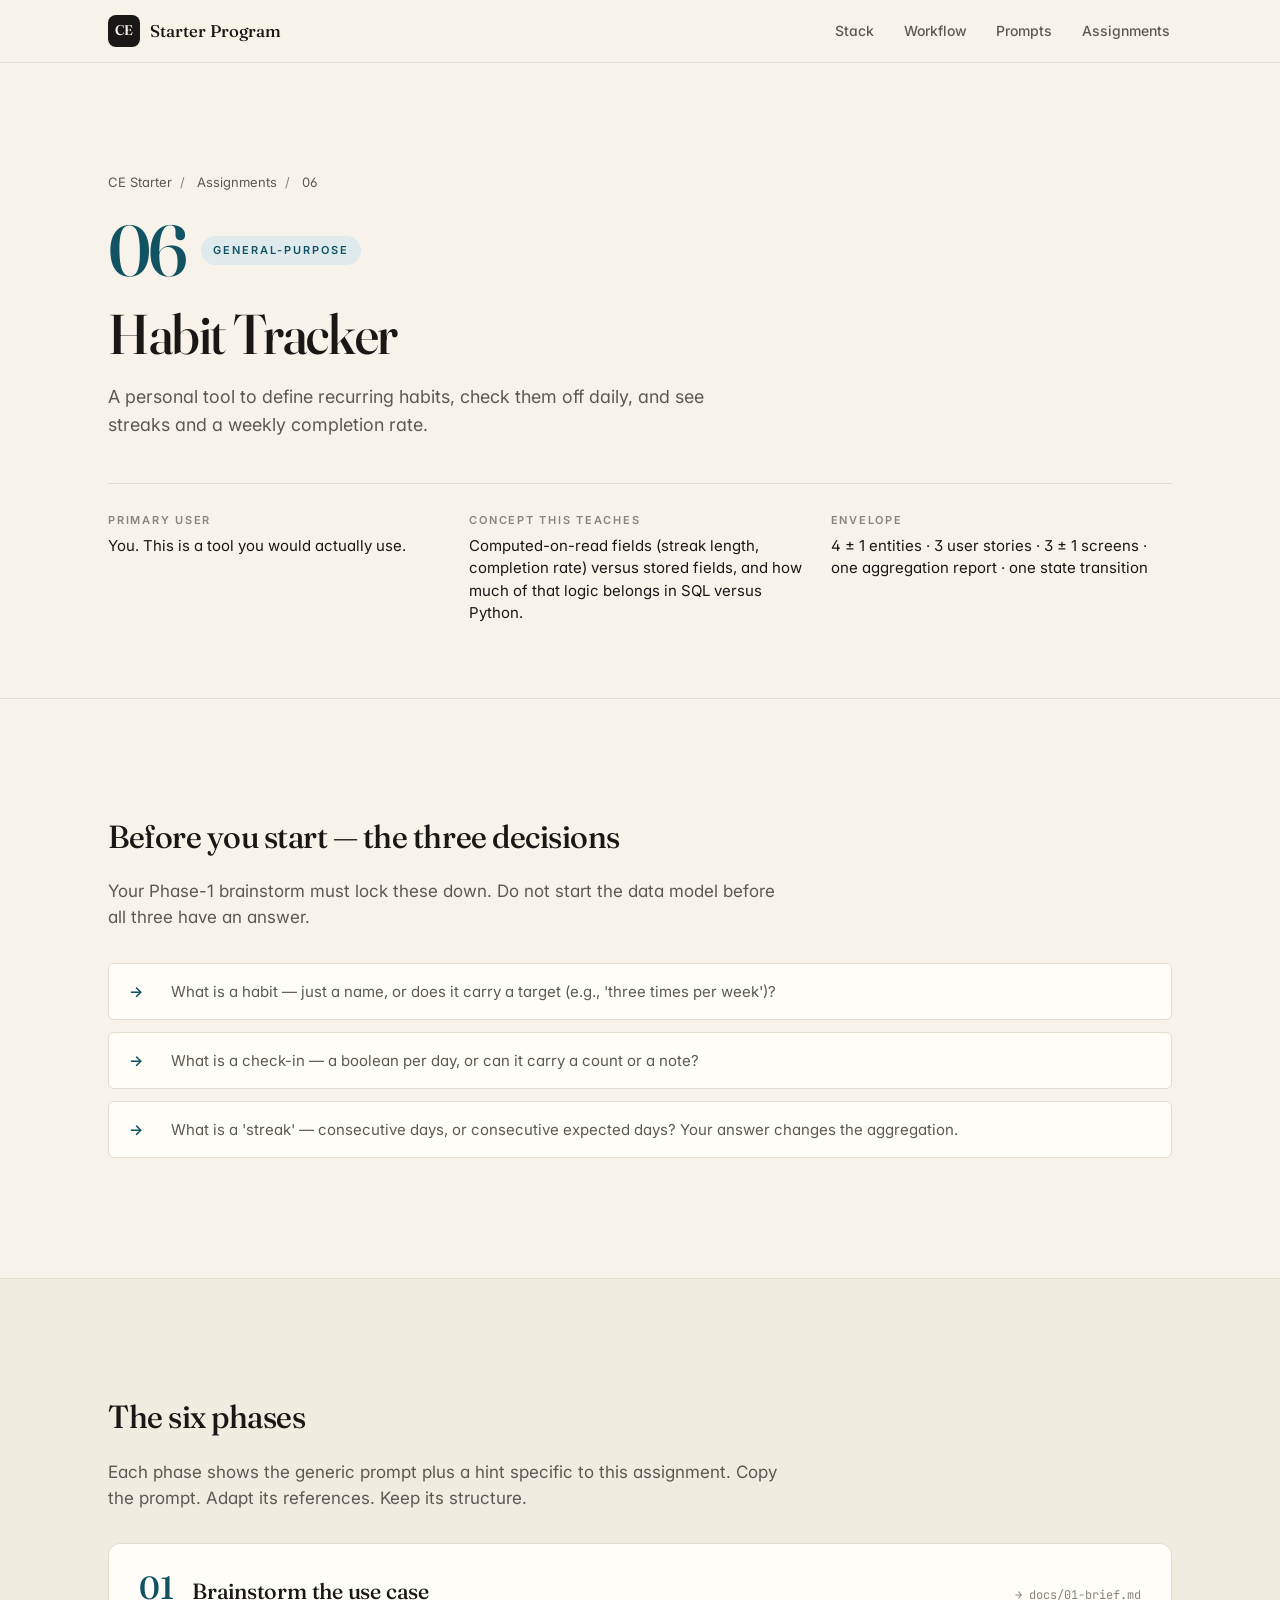
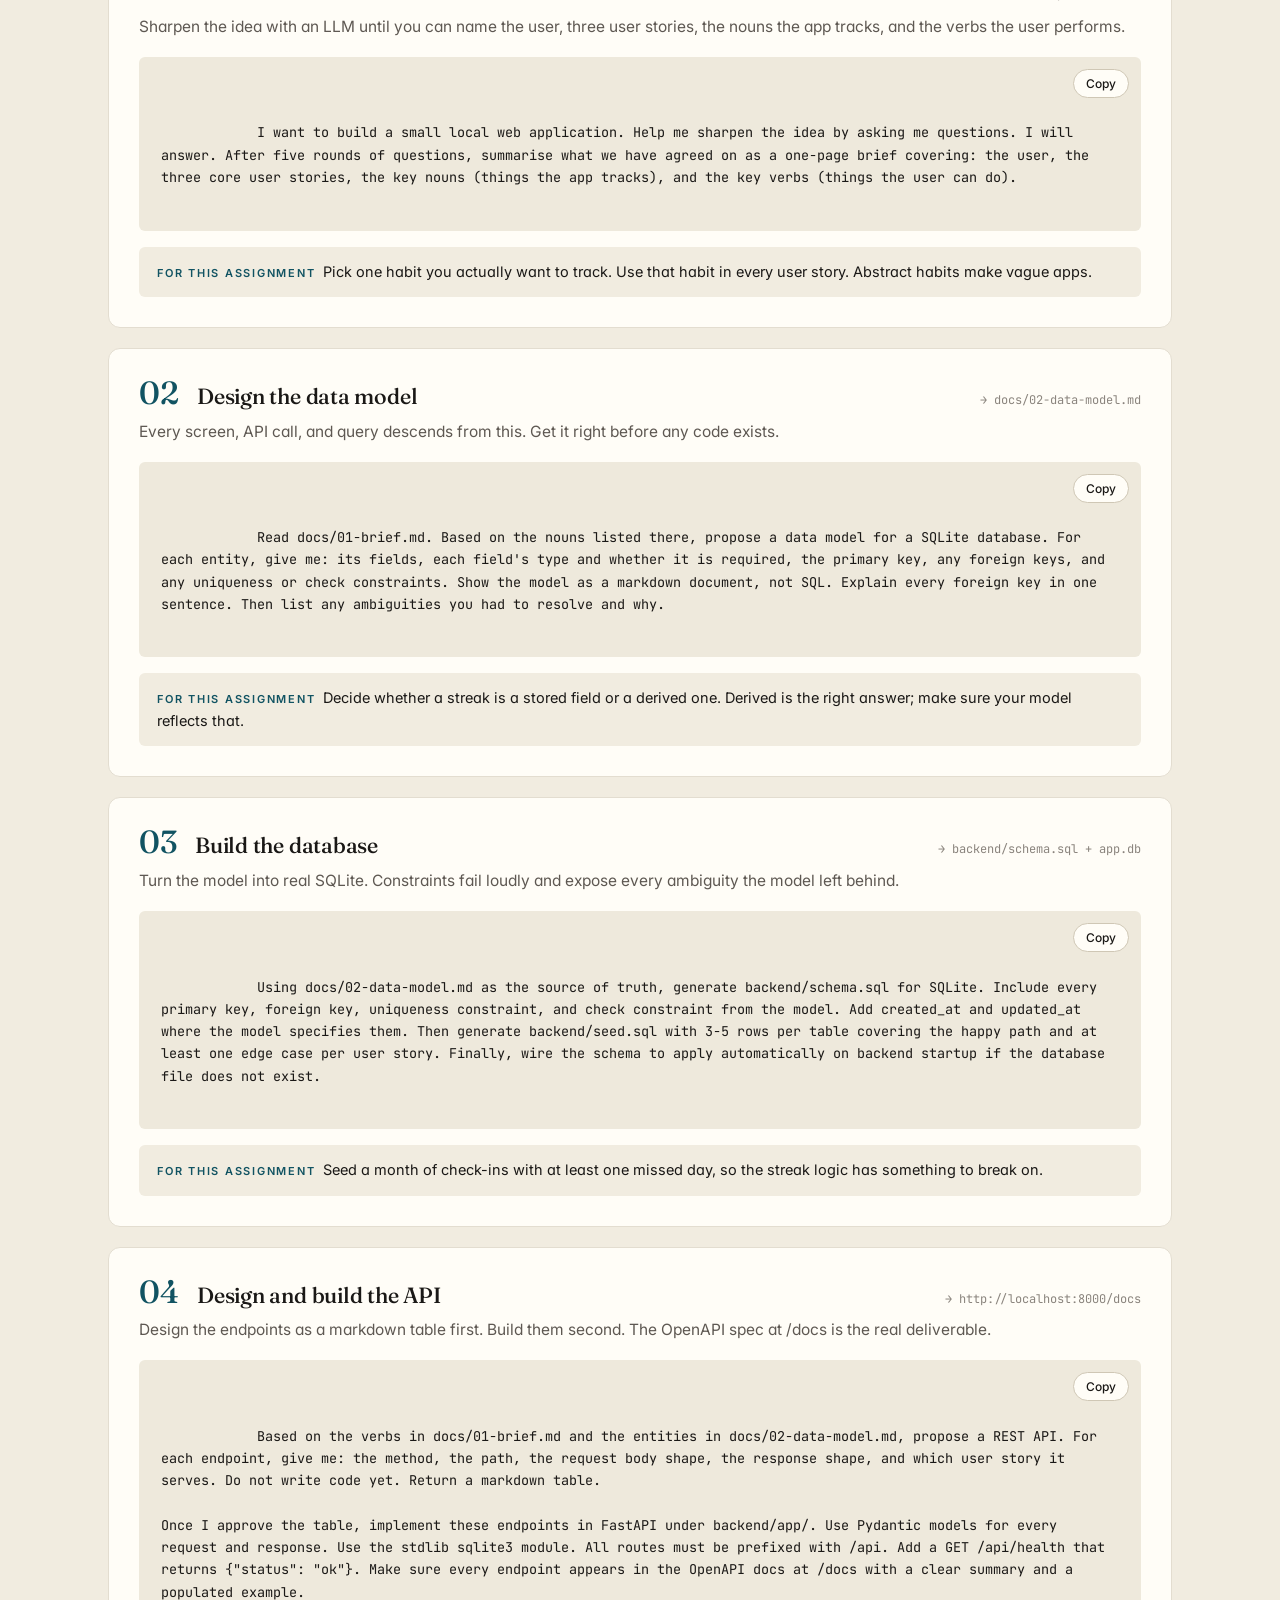
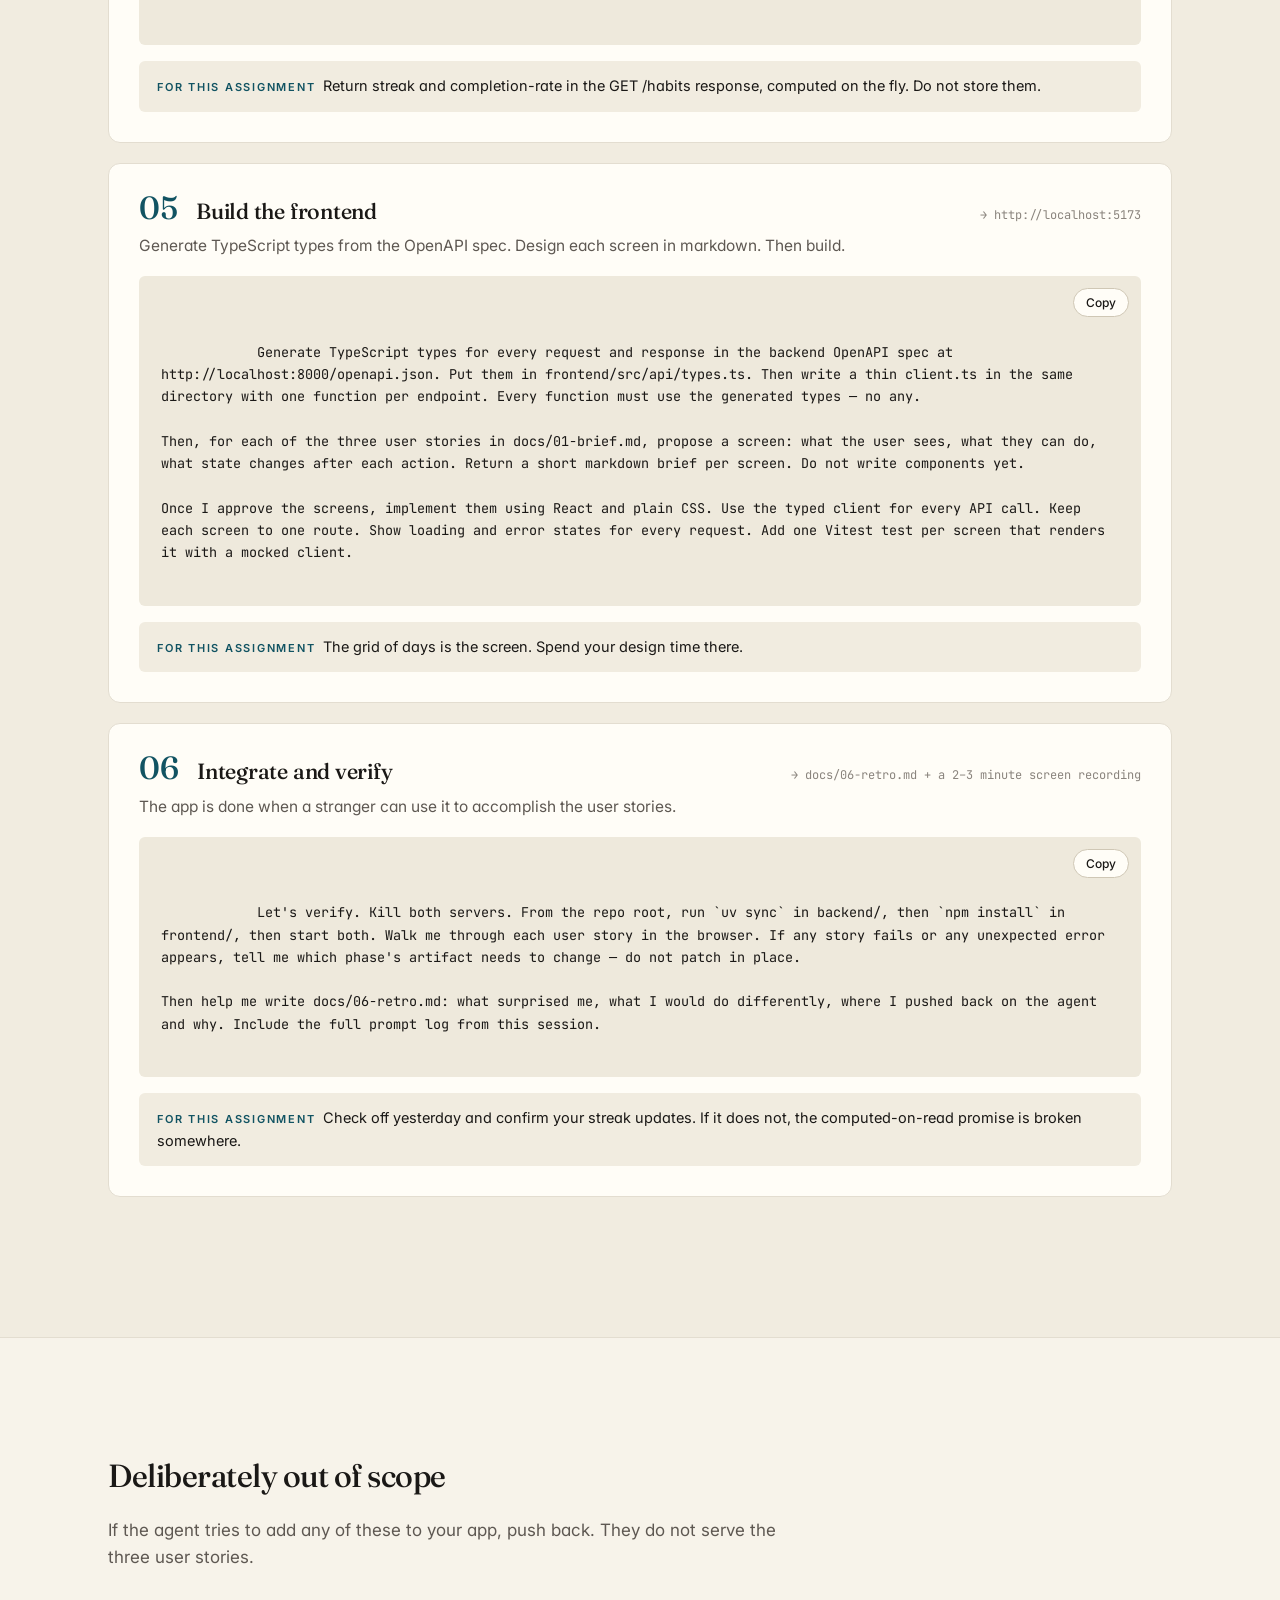
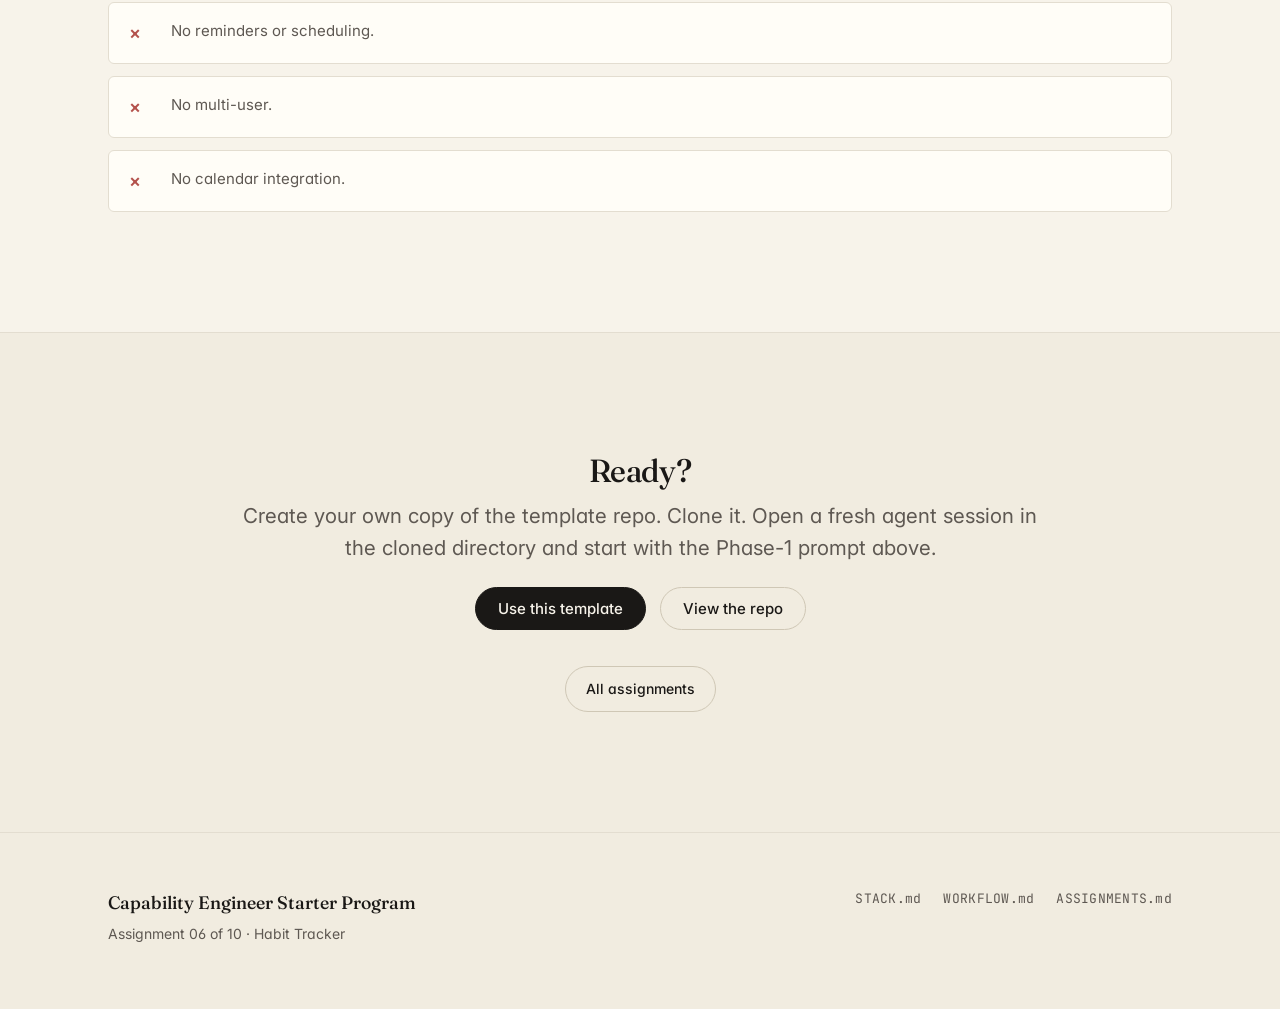
<file: assignments/06-habit-tracker/index.html>
<!DOCTYPE html>
<html lang="en">
<head>
  <meta charset="UTF-8" />
  <meta name="viewport" content="width=device-width, initial-scale=1.0" />
  <title>Assignment 06 — Habit Tracker · CE Starter</title>
  <meta name="description" content="A personal tool to define recurring habits, check them off daily, and see streaks and a weekly completion rate." />
  <link rel="preconnect" href="https://fonts.googleapis.com" />
  <link rel="preconnect" href="https://fonts.gstatic.com" crossorigin />
  <link href="https://fonts.googleapis.com/css2?family=Fraunces:opsz,wght@9..144,400;9..144,500;9..144,600;9..144,700&family=Inter:wght@400;500;600&family=JetBrains+Mono:wght@400;500&display=swap" rel="stylesheet" />
  <link rel="stylesheet" href="../../styles.css" />
  <style>
    .assignment-hero { padding: clamp(56px, 9vw, 96px) 0 clamp(32px, 5vw, 56px); }
    .breadcrumb { font-size: 13px; color: var(--ink-muted); margin-bottom: 28px; }
    .breadcrumb a { color: var(--ink-muted); text-decoration: none; }
    .breadcrumb a:hover { color: var(--ink); }
    .breadcrumb span { margin: 0 8px; color: var(--ink-subtle); }
    .hero-meta { display: flex; gap: 16px; flex-wrap: wrap; align-items: center; margin-bottom: 24px; }
    .hero-meta .big-num { font-family: var(--font-display); font-variation-settings: "opsz" 144; font-size: 72px; line-height: 0.85; color: var(--accent); font-weight: 500; letter-spacing: -0.04em; }
    .hero-meta .cat-tag { font-size: 11px; font-weight: 600; letter-spacing: 0.18em; text-transform: uppercase; padding: 6px 12px; border-radius: 999px; background: var(--accent-soft); color: var(--accent); }
    .a-title { font-family: var(--font-display); font-variation-settings: "opsz" 144; font-weight: 500; font-size: clamp(34px, 5vw, 56px); line-height: 1.04; letter-spacing: -0.025em; margin: 0 0 20px; max-width: 18ch; }
    .a-pitch { font-size: clamp(17px, 1.4vw, 20px); color: var(--ink-muted); max-width: 60ch; margin: 0; }
    .facts { display: grid; grid-template-columns: repeat(auto-fit, minmax(240px, 1fr)); gap: 20px; margin-top: 44px; padding: 28px 0 0; border-top: 1px solid var(--rule); }
    .fact-label { font-size: 11px; font-weight: 600; letter-spacing: 0.16em; text-transform: uppercase; color: var(--ink-subtle); margin: 0 0 6px; }
    .fact-body { margin: 0; font-size: 15px; color: var(--ink); line-height: 1.5; }
    .callout { background: var(--surface); border: 1px solid var(--rule); border-left: 3px solid var(--accent); border-radius: var(--radius); padding: 22px 26px; margin: 0 0 32px; }
    .callout h3 { font-family: var(--font-display); font-variation-settings: "opsz" 36; font-size: 18px; font-weight: 500; margin: 0 0 8px; }
    .callout p { margin: 0; color: var(--ink-muted); font-size: 15px; line-height: 1.55; }
    .lock-down, .guardrails { list-style: none; padding: 0; margin: 0; display: grid; gap: 12px; }
    .lock-down li, .guardrails li { padding: 16px 20px; background: var(--surface); border: 1px solid var(--rule); border-radius: var(--radius-sm); color: var(--ink-muted); font-size: 15px; line-height: 1.55; display: grid; grid-template-columns: 28px 1fr; gap: 14px; }
    .lock-down li::before { content: "→"; color: var(--accent); font-weight: 600; }
    .guardrails li::before { content: "×"; color: #b4524c; font-weight: 600; font-size: 18px; }
    .phase-block { background: var(--surface); border: 1px solid var(--rule); border-radius: var(--radius); padding: 28px 30px 30px; margin-bottom: 20px; }
    .phase-head-row { display: flex; align-items: baseline; gap: 18px; margin-bottom: 10px; flex-wrap: wrap; }
    .phase-num { font-family: var(--font-display); font-variation-settings: "opsz" 48; font-size: 32px; font-weight: 500; color: var(--accent); line-height: 1; }
    .phase-num::before { content: "0"; }
    .phase-block h3 { font-family: var(--font-display); font-variation-settings: "opsz" 48; font-size: 22px; font-weight: 500; margin: 0; line-height: 1.15; }
    .phase-artifact { font-family: var(--font-mono); font-size: 12px; color: var(--ink-subtle); margin-left: auto; }
    .phase-lede { color: var(--ink-muted); margin: 0 0 18px; font-size: 15.5px; }
    .phase-hint { background: var(--bg-alt); border-radius: var(--radius-sm); padding: 14px 18px; margin-top: 16px; font-size: 14.5px; color: var(--ink); line-height: 1.55; }
    .phase-hint-label { font-size: 11px; font-weight: 600; letter-spacing: 0.16em; text-transform: uppercase; color: var(--accent); margin-right: 8px; }
    .back-cta { display: inline-flex; align-items: center; gap: 8px; padding: 11px 20px; border: 1px solid var(--rule-strong); border-radius: 999px; font-size: 14px; font-weight: 500; text-decoration: none; color: var(--ink); background: transparent; transition: all 140ms ease; }
    .back-cta:hover { border-color: var(--ink); }
    .section-title { font-family: var(--font-display); font-variation-settings: "opsz" 64; font-size: clamp(24px, 3vw, 32px); font-weight: 500; letter-spacing: -0.015em; margin: 0 0 24px; }
  </style>
</head>
<body>
  <header class="site-nav is-stuck">
    <div class="nav-inner">
      <a href="../../index.html" class="brand">
        <span class="brand-mark">CE</span>
        <span class="brand-text">Starter Program</span>
      </a>
      <nav class="nav-links" aria-label="Primary">
        <a href="../../index.html#stack">Stack</a>
        <a href="../../index.html#workflow">Workflow</a>
        <a href="../../index.html#prompts">Prompts</a>
        <a href="../../index.html#assignments">Assignments</a>
      </nav>
    </div>
  </header>

  <main>
    <section class="assignment-hero">
      <div class="wrap">
        <p class="breadcrumb">
          <a href="../../index.html">CE Starter</a><span>/</span>
          <a href="../../index.html#assignments">Assignments</a><span>/</span>
          06
        </p>
        <div class="hero-meta">
          <span class="big-num">06</span>
          <span class="cat-tag">General-purpose</span>
        </div>
        <h1 class="a-title">Habit Tracker</h1>
        <p class="a-pitch">A personal tool to define recurring habits, check them off daily, and see streaks and a weekly completion rate.</p>
        <dl class="facts">
          <div>
            <p class="fact-label">Primary user</p>
            <p class="fact-body">You. This is a tool you would actually use.</p>
          </div>
          <div>
            <p class="fact-label">Concept this teaches</p>
            <p class="fact-body">Computed-on-read fields (streak length, completion rate) versus stored fields, and how much of that logic belongs in SQL versus Python.</p>
          </div>
          <div>
            <p class="fact-label">Envelope</p>
            <p class="fact-body">4 ± 1 entities · 3 user stories · 3 ± 1 screens · one aggregation report · one state transition</p>
          </div>
        </dl>
      </div>
    </section>

    

    <section class="section">
      <div class="wrap">
        <h2 class="section-title">Before you start — the three decisions</h2>
        <p class="lede-sm" style="margin: 0 0 32px;">Your Phase-1 brainstorm must lock these down. Do not start the data model before all three have an answer.</p>
        <ul class="lock-down">
          <li>What is a habit — just a name, or does it carry a target (e.g., &#x27;three times per week&#x27;)?</li>
          <li>What is a check-in — a boolean per day, or can it carry a count or a note?</li>
          <li>What is a &#x27;streak&#x27; — consecutive days, or consecutive expected days? Your answer changes the aggregation.</li>
        </ul>
      </div>
    </section>

    <section class="section section-alt">
      <div class="wrap">
        <h2 class="section-title">The six phases</h2>
        <p class="lede-sm" style="margin: 0 0 32px;">Each phase shows the generic prompt plus a hint specific to this assignment. Copy the prompt. Adapt its references. Keep its structure.</p>
        <article class="phase-block">
          <div class="phase-head-row">
            <span class="phase-num">1</span>
            <h3>Brainstorm the use case</h3>
            <span class="phase-artifact">→ docs/01-brief.md</span>
          </div>
          <p class="phase-lede">Sharpen the idea with an LLM until you can name the user, three user stories, the nouns the app tracks, and the verbs the user performs.</p>
          <div class="prompt-body">
            <button class="copy-btn" type="button" data-copy>Copy</button>
            <span class="prompt-text">I want to build a small local web application. Help me sharpen the idea by asking me questions. I will answer. After five rounds of questions, summarise what we have agreed on as a one-page brief covering: the user, the three core user stories, the key nouns (things the app tracks), and the key verbs (things the user can do).</span>
          </div>
          <div class="phase-hint"><span class="phase-hint-label">For this assignment</span>Pick one habit you actually want to track. Use that habit in every user story. Abstract habits make vague apps.</div>
        </article>
        <article class="phase-block">
          <div class="phase-head-row">
            <span class="phase-num">2</span>
            <h3>Design the data model</h3>
            <span class="phase-artifact">→ docs/02-data-model.md</span>
          </div>
          <p class="phase-lede">Every screen, API call, and query descends from this. Get it right before any code exists.</p>
          <div class="prompt-body">
            <button class="copy-btn" type="button" data-copy>Copy</button>
            <span class="prompt-text">Read docs/01-brief.md. Based on the nouns listed there, propose a data model for a SQLite database. For each entity, give me: its fields, each field&#x27;s type and whether it is required, the primary key, any foreign keys, and any uniqueness or check constraints. Show the model as a markdown document, not SQL. Explain every foreign key in one sentence. Then list any ambiguities you had to resolve and why.</span>
          </div>
          <div class="phase-hint"><span class="phase-hint-label">For this assignment</span>Decide whether a streak is a stored field or a derived one. Derived is the right answer; make sure your model reflects that.</div>
        </article>
        <article class="phase-block">
          <div class="phase-head-row">
            <span class="phase-num">3</span>
            <h3>Build the database</h3>
            <span class="phase-artifact">→ backend/schema.sql + app.db</span>
          </div>
          <p class="phase-lede">Turn the model into real SQLite. Constraints fail loudly and expose every ambiguity the model left behind.</p>
          <div class="prompt-body">
            <button class="copy-btn" type="button" data-copy>Copy</button>
            <span class="prompt-text">Using docs/02-data-model.md as the source of truth, generate backend/schema.sql for SQLite. Include every primary key, foreign key, uniqueness constraint, and check constraint from the model. Add created_at and updated_at where the model specifies them. Then generate backend/seed.sql with 3-5 rows per table covering the happy path and at least one edge case per user story. Finally, wire the schema to apply automatically on backend startup if the database file does not exist.</span>
          </div>
          <div class="phase-hint"><span class="phase-hint-label">For this assignment</span>Seed a month of check-ins with at least one missed day, so the streak logic has something to break on.</div>
        </article>
        <article class="phase-block">
          <div class="phase-head-row">
            <span class="phase-num">4</span>
            <h3>Design and build the API</h3>
            <span class="phase-artifact">→ http://localhost:8000/docs</span>
          </div>
          <p class="phase-lede">Design the endpoints as a markdown table first. Build them second. The OpenAPI spec at /docs is the real deliverable.</p>
          <div class="prompt-body">
            <button class="copy-btn" type="button" data-copy>Copy</button>
            <span class="prompt-text">Based on the verbs in docs/01-brief.md and the entities in docs/02-data-model.md, propose a REST API. For each endpoint, give me: the method, the path, the request body shape, the response shape, and which user story it serves. Do not write code yet. Return a markdown table.

Once I approve the table, implement these endpoints in FastAPI under backend/app/. Use Pydantic models for every request and response. Use the stdlib sqlite3 module. All routes must be prefixed with /api. Add a GET /api/health that returns {&quot;status&quot;: &quot;ok&quot;}. Make sure every endpoint appears in the OpenAPI docs at /docs with a clear summary and a populated example.</span>
          </div>
          <div class="phase-hint"><span class="phase-hint-label">For this assignment</span>Return streak and completion-rate in the GET /habits response, computed on the fly. Do not store them.</div>
        </article>
        <article class="phase-block">
          <div class="phase-head-row">
            <span class="phase-num">5</span>
            <h3>Build the frontend</h3>
            <span class="phase-artifact">→ http://localhost:5173</span>
          </div>
          <p class="phase-lede">Generate TypeScript types from the OpenAPI spec. Design each screen in markdown. Then build.</p>
          <div class="prompt-body">
            <button class="copy-btn" type="button" data-copy>Copy</button>
            <span class="prompt-text">Generate TypeScript types for every request and response in the backend OpenAPI spec at http://localhost:8000/openapi.json. Put them in frontend/src/api/types.ts. Then write a thin client.ts in the same directory with one function per endpoint. Every function must use the generated types — no any.

Then, for each of the three user stories in docs/01-brief.md, propose a screen: what the user sees, what they can do, what state changes after each action. Return a short markdown brief per screen. Do not write components yet.

Once I approve the screens, implement them using React and plain CSS. Use the typed client for every API call. Keep each screen to one route. Show loading and error states for every request. Add one Vitest test per screen that renders it with a mocked client.</span>
          </div>
          <div class="phase-hint"><span class="phase-hint-label">For this assignment</span>The grid of days is the screen. Spend your design time there.</div>
        </article>
        <article class="phase-block">
          <div class="phase-head-row">
            <span class="phase-num">6</span>
            <h3>Integrate and verify</h3>
            <span class="phase-artifact">→ docs/06-retro.md + a 2–3 minute screen recording</span>
          </div>
          <p class="phase-lede">The app is done when a stranger can use it to accomplish the user stories.</p>
          <div class="prompt-body">
            <button class="copy-btn" type="button" data-copy>Copy</button>
            <span class="prompt-text">Let&#x27;s verify. Kill both servers. From the repo root, run `uv sync` in backend/, then `npm install` in frontend/, then start both. Walk me through each user story in the browser. If any story fails or any unexpected error appears, tell me which phase&#x27;s artifact needs to change — do not patch in place.

Then help me write docs/06-retro.md: what surprised me, what I would do differently, where I pushed back on the agent and why. Include the full prompt log from this session.</span>
          </div>
          <div class="phase-hint"><span class="phase-hint-label">For this assignment</span>Check off yesterday and confirm your streak updates. If it does not, the computed-on-read promise is broken somewhere.</div>
        </article>
      </div>
    </section>

    <section class="section">
      <div class="wrap">
        <h2 class="section-title">Deliberately out of scope</h2>
        <p class="lede-sm" style="margin: 0 0 32px;">If the agent tries to add any of these to your app, push back. They do not serve the three user stories.</p>
        <ul class="guardrails">
          <li>No reminders or scheduling.</li>
          <li>No multi-user.</li>
          <li>No calendar integration.</li>
        </ul>
      </div>
    </section>

    <section class="section section-alt">
      <div class="wrap" style="text-align: center;">
        <h2 class="section-title" style="margin-bottom: 12px;">Ready?</h2>
        <p class="lede" style="margin: 0 auto 24px;">Create your own copy of the template repo. Clone it. Open a fresh agent session in the cloned directory and start with the Phase-1 prompt above.</p>
        <p style="margin: 0 0 36px; display: flex; gap: 14px; justify-content: center; flex-wrap: wrap;">
          <a href="https://github.com/SSI-Strategy/ce-06-habit-tracker/generate" target="_blank" rel="noopener" class="btn btn-primary">Use this template</a>
          <a href="https://github.com/SSI-Strategy/ce-06-habit-tracker" target="_blank" rel="noopener" class="btn btn-secondary">View the repo</a>
        </p>
        <a href="../../index.html#assignments" class="back-cta">All assignments</a>
      </div>
    </section>
  </main>

  <footer class="site-footer">
    <div class="wrap footer-inner">
      <div>
        <p class="footer-brand">Capability Engineer Starter Program</p>
        <p class="footer-text">Assignment 06 of 10 · Habit Tracker</p>
      </div>
      <div class="footer-links">
        <a href="../../STACK.md">STACK.md</a>
        <a href="../../WORKFLOW.md">WORKFLOW.md</a>
        <a href="../../ASSIGNMENTS.md">ASSIGNMENTS.md</a>
      </div>
    </div>
  </footer>

  <script>
    document.querySelectorAll("[data-copy]").forEach(btn => {
      btn.addEventListener("click", async () => {
        const text = btn.parentElement.querySelector(".prompt-text").textContent;
        try { await navigator.clipboard.writeText(text); } catch { /* fallback skipped */ }
        btn.textContent = "Copied";
        btn.classList.add("is-copied");
        setTimeout(() => { btn.textContent = "Copy"; btn.classList.remove("is-copied"); }, 1600);
      });
    });
  </script>
</body>
</html>
</file>
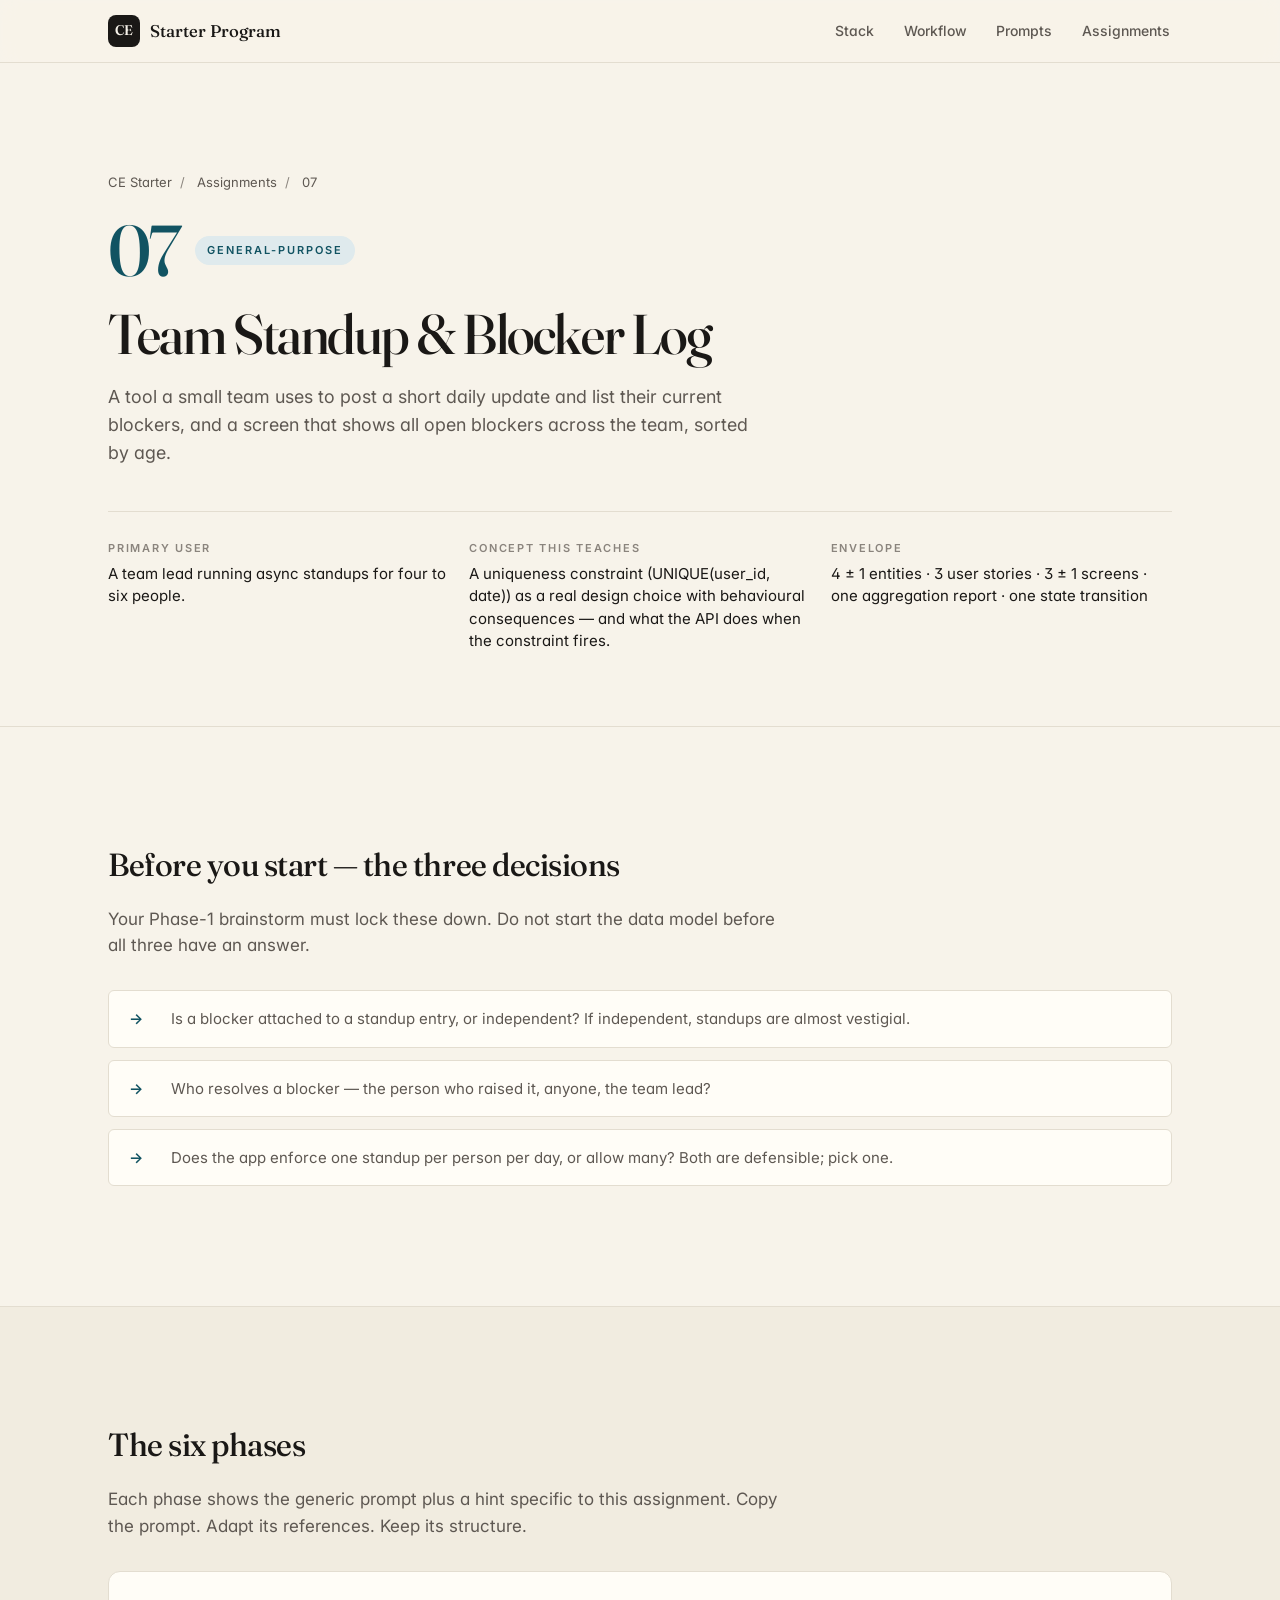
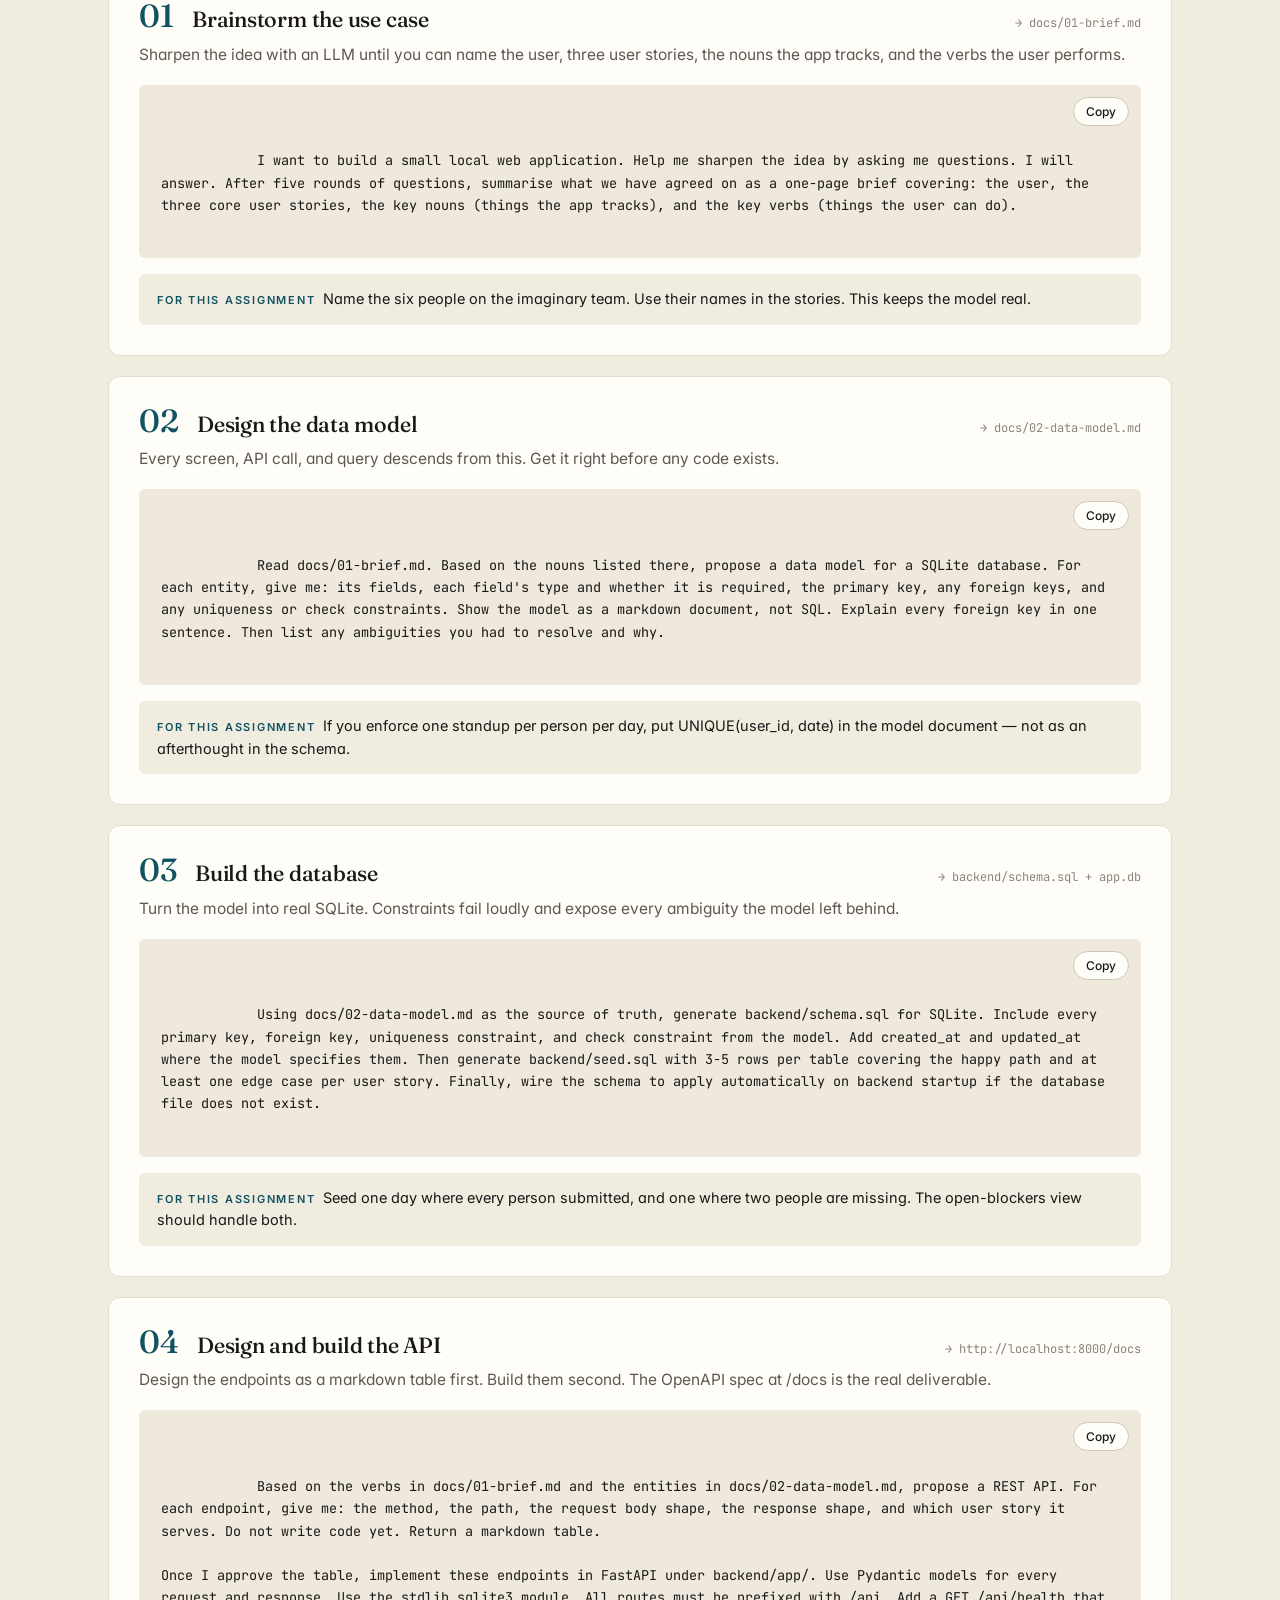
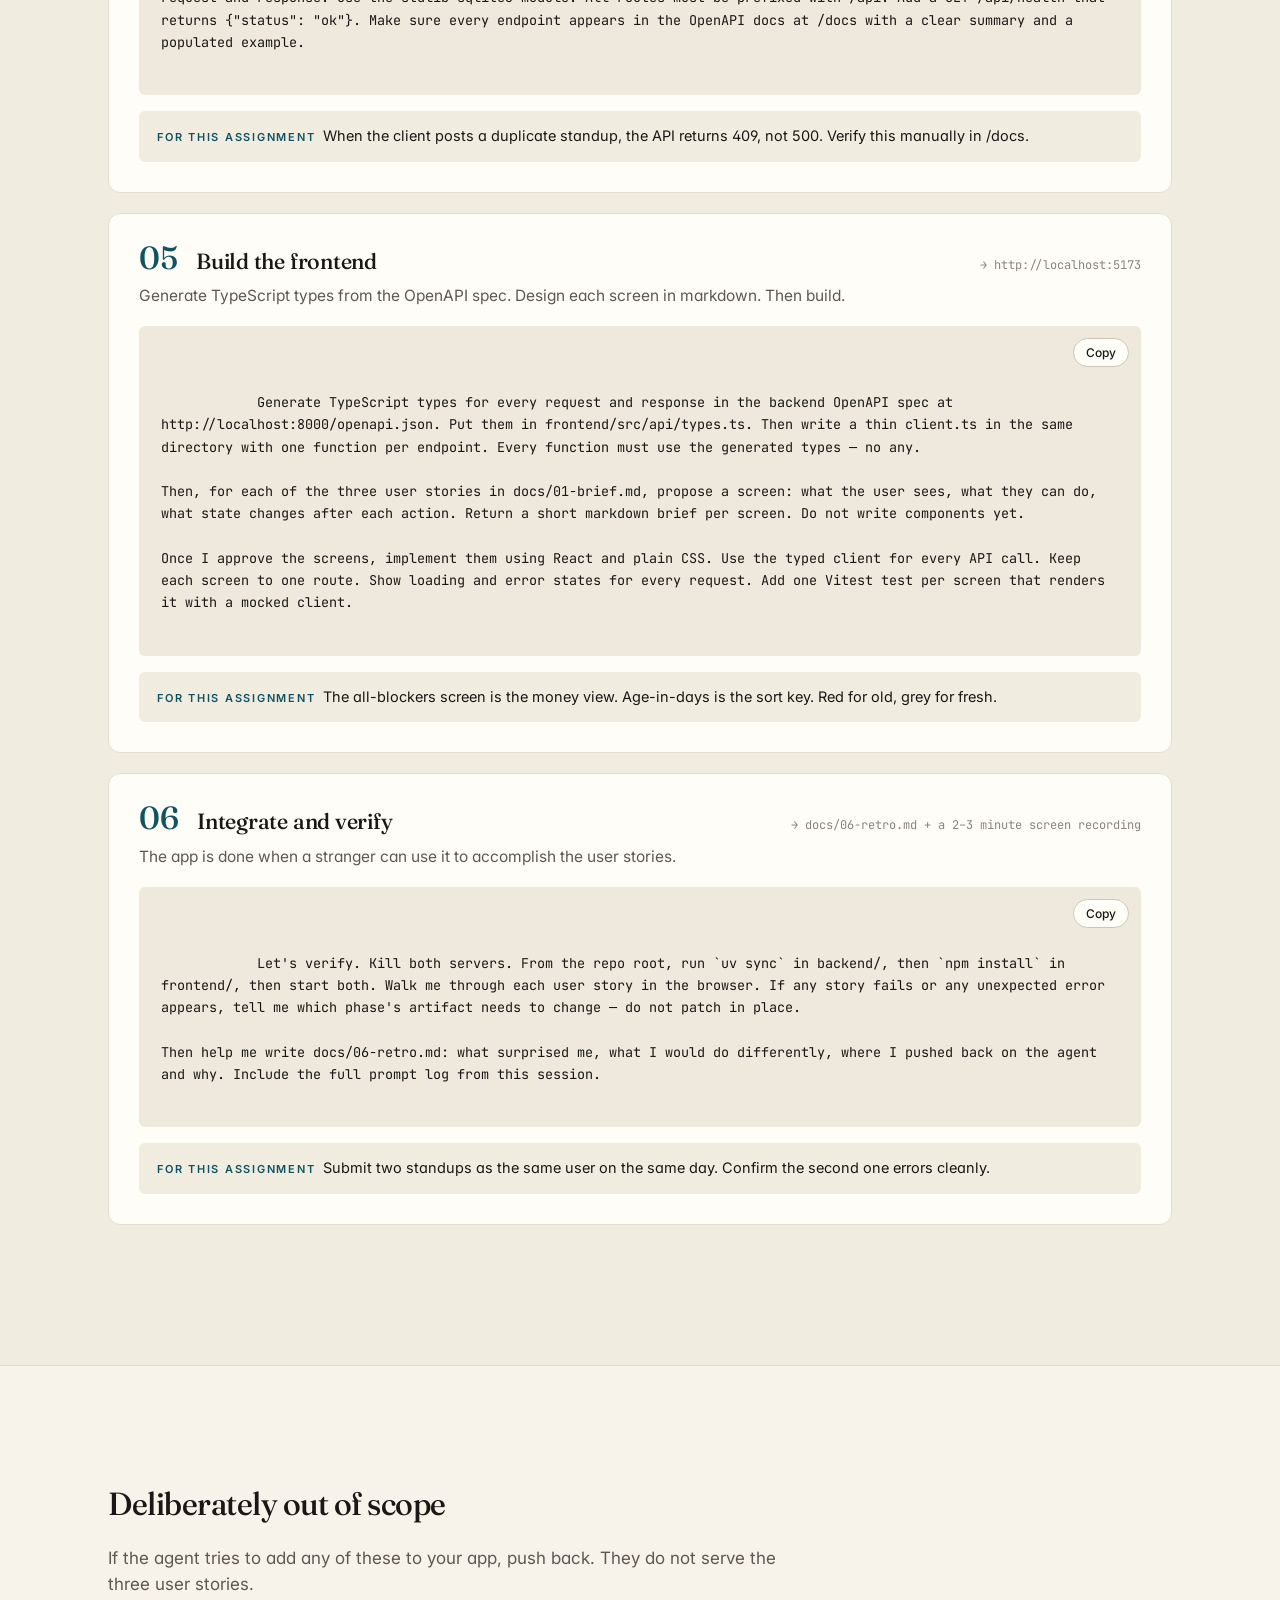
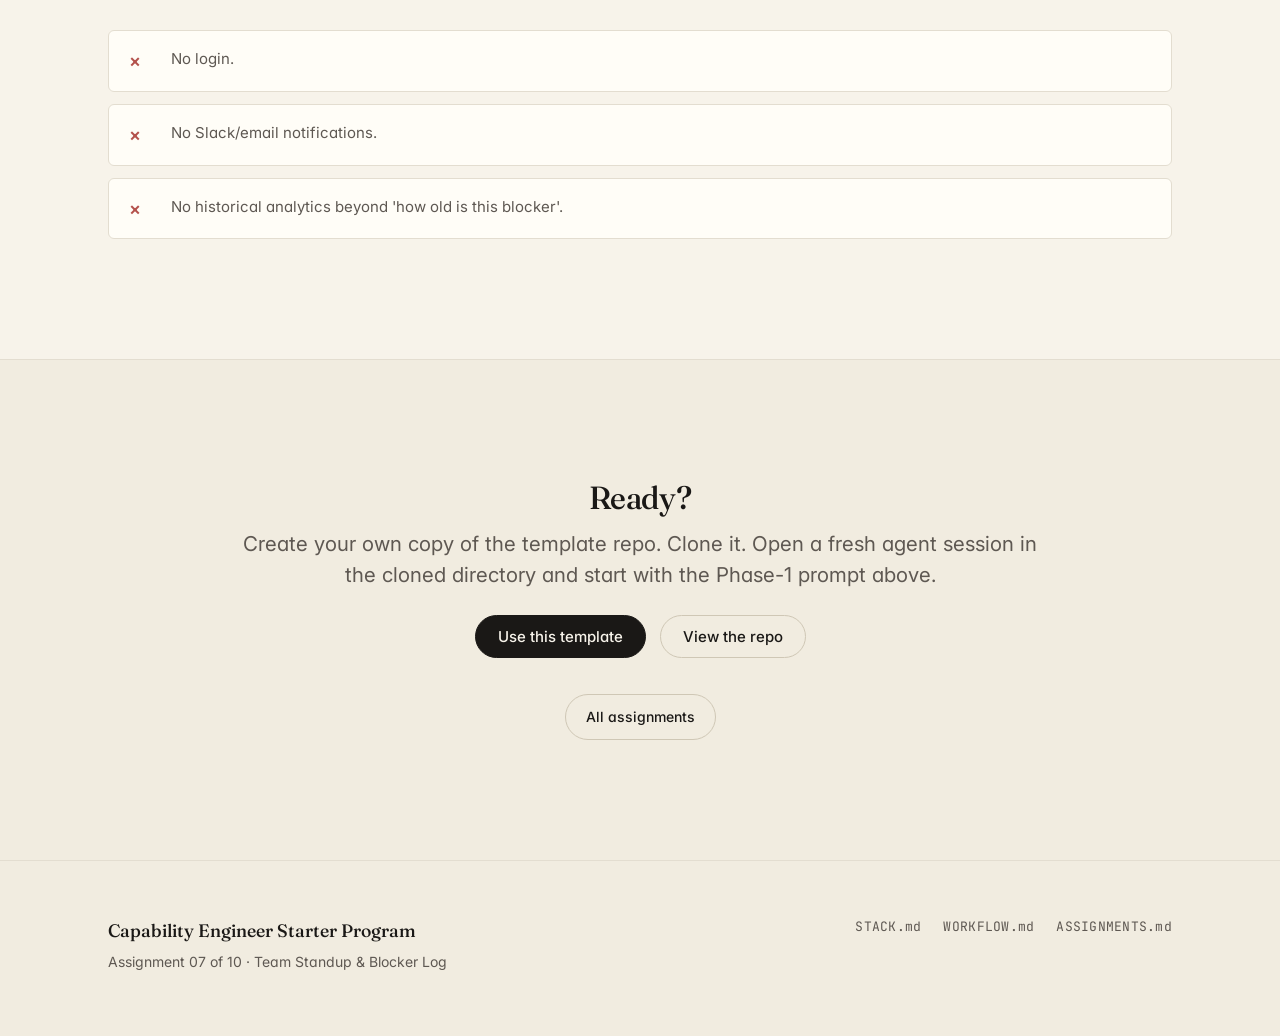
<file: assignments/07-standup-blocker-log/index.html>
<!DOCTYPE html>
<html lang="en">
<head>
  <meta charset="UTF-8" />
  <meta name="viewport" content="width=device-width, initial-scale=1.0" />
  <title>Assignment 07 — Team Standup &amp; Blocker Log · CE Starter</title>
  <meta name="description" content="A tool a small team uses to post a short daily update and list their current blockers, and a screen that shows all open blockers across the team, sorted by age." />
  <link rel="preconnect" href="https://fonts.googleapis.com" />
  <link rel="preconnect" href="https://fonts.gstatic.com" crossorigin />
  <link href="https://fonts.googleapis.com/css2?family=Fraunces:opsz,wght@9..144,400;9..144,500;9..144,600;9..144,700&family=Inter:wght@400;500;600&family=JetBrains+Mono:wght@400;500&display=swap" rel="stylesheet" />
  <link rel="stylesheet" href="../../styles.css" />
  <style>
    .assignment-hero { padding: clamp(56px, 9vw, 96px) 0 clamp(32px, 5vw, 56px); }
    .breadcrumb { font-size: 13px; color: var(--ink-muted); margin-bottom: 28px; }
    .breadcrumb a { color: var(--ink-muted); text-decoration: none; }
    .breadcrumb a:hover { color: var(--ink); }
    .breadcrumb span { margin: 0 8px; color: var(--ink-subtle); }
    .hero-meta { display: flex; gap: 16px; flex-wrap: wrap; align-items: center; margin-bottom: 24px; }
    .hero-meta .big-num { font-family: var(--font-display); font-variation-settings: "opsz" 144; font-size: 72px; line-height: 0.85; color: var(--accent); font-weight: 500; letter-spacing: -0.04em; }
    .hero-meta .cat-tag { font-size: 11px; font-weight: 600; letter-spacing: 0.18em; text-transform: uppercase; padding: 6px 12px; border-radius: 999px; background: var(--accent-soft); color: var(--accent); }
    .a-title { font-family: var(--font-display); font-variation-settings: "opsz" 144; font-weight: 500; font-size: clamp(34px, 5vw, 56px); line-height: 1.04; letter-spacing: -0.025em; margin: 0 0 20px; max-width: 18ch; }
    .a-pitch { font-size: clamp(17px, 1.4vw, 20px); color: var(--ink-muted); max-width: 60ch; margin: 0; }
    .facts { display: grid; grid-template-columns: repeat(auto-fit, minmax(240px, 1fr)); gap: 20px; margin-top: 44px; padding: 28px 0 0; border-top: 1px solid var(--rule); }
    .fact-label { font-size: 11px; font-weight: 600; letter-spacing: 0.16em; text-transform: uppercase; color: var(--ink-subtle); margin: 0 0 6px; }
    .fact-body { margin: 0; font-size: 15px; color: var(--ink); line-height: 1.5; }
    .callout { background: var(--surface); border: 1px solid var(--rule); border-left: 3px solid var(--accent); border-radius: var(--radius); padding: 22px 26px; margin: 0 0 32px; }
    .callout h3 { font-family: var(--font-display); font-variation-settings: "opsz" 36; font-size: 18px; font-weight: 500; margin: 0 0 8px; }
    .callout p { margin: 0; color: var(--ink-muted); font-size: 15px; line-height: 1.55; }
    .lock-down, .guardrails { list-style: none; padding: 0; margin: 0; display: grid; gap: 12px; }
    .lock-down li, .guardrails li { padding: 16px 20px; background: var(--surface); border: 1px solid var(--rule); border-radius: var(--radius-sm); color: var(--ink-muted); font-size: 15px; line-height: 1.55; display: grid; grid-template-columns: 28px 1fr; gap: 14px; }
    .lock-down li::before { content: "→"; color: var(--accent); font-weight: 600; }
    .guardrails li::before { content: "×"; color: #b4524c; font-weight: 600; font-size: 18px; }
    .phase-block { background: var(--surface); border: 1px solid var(--rule); border-radius: var(--radius); padding: 28px 30px 30px; margin-bottom: 20px; }
    .phase-head-row { display: flex; align-items: baseline; gap: 18px; margin-bottom: 10px; flex-wrap: wrap; }
    .phase-num { font-family: var(--font-display); font-variation-settings: "opsz" 48; font-size: 32px; font-weight: 500; color: var(--accent); line-height: 1; }
    .phase-num::before { content: "0"; }
    .phase-block h3 { font-family: var(--font-display); font-variation-settings: "opsz" 48; font-size: 22px; font-weight: 500; margin: 0; line-height: 1.15; }
    .phase-artifact { font-family: var(--font-mono); font-size: 12px; color: var(--ink-subtle); margin-left: auto; }
    .phase-lede { color: var(--ink-muted); margin: 0 0 18px; font-size: 15.5px; }
    .phase-hint { background: var(--bg-alt); border-radius: var(--radius-sm); padding: 14px 18px; margin-top: 16px; font-size: 14.5px; color: var(--ink); line-height: 1.55; }
    .phase-hint-label { font-size: 11px; font-weight: 600; letter-spacing: 0.16em; text-transform: uppercase; color: var(--accent); margin-right: 8px; }
    .back-cta { display: inline-flex; align-items: center; gap: 8px; padding: 11px 20px; border: 1px solid var(--rule-strong); border-radius: 999px; font-size: 14px; font-weight: 500; text-decoration: none; color: var(--ink); background: transparent; transition: all 140ms ease; }
    .back-cta:hover { border-color: var(--ink); }
    .section-title { font-family: var(--font-display); font-variation-settings: "opsz" 64; font-size: clamp(24px, 3vw, 32px); font-weight: 500; letter-spacing: -0.015em; margin: 0 0 24px; }
  </style>
</head>
<body>
  <header class="site-nav is-stuck">
    <div class="nav-inner">
      <a href="../../index.html" class="brand">
        <span class="brand-mark">CE</span>
        <span class="brand-text">Starter Program</span>
      </a>
      <nav class="nav-links" aria-label="Primary">
        <a href="../../index.html#stack">Stack</a>
        <a href="../../index.html#workflow">Workflow</a>
        <a href="../../index.html#prompts">Prompts</a>
        <a href="../../index.html#assignments">Assignments</a>
      </nav>
    </div>
  </header>

  <main>
    <section class="assignment-hero">
      <div class="wrap">
        <p class="breadcrumb">
          <a href="../../index.html">CE Starter</a><span>/</span>
          <a href="../../index.html#assignments">Assignments</a><span>/</span>
          07
        </p>
        <div class="hero-meta">
          <span class="big-num">07</span>
          <span class="cat-tag">General-purpose</span>
        </div>
        <h1 class="a-title">Team Standup &amp; Blocker Log</h1>
        <p class="a-pitch">A tool a small team uses to post a short daily update and list their current blockers, and a screen that shows all open blockers across the team, sorted by age.</p>
        <dl class="facts">
          <div>
            <p class="fact-label">Primary user</p>
            <p class="fact-body">A team lead running async standups for four to six people.</p>
          </div>
          <div>
            <p class="fact-label">Concept this teaches</p>
            <p class="fact-body">A uniqueness constraint (UNIQUE(user_id, date)) as a real design choice with behavioural consequences — and what the API does when the constraint fires.</p>
          </div>
          <div>
            <p class="fact-label">Envelope</p>
            <p class="fact-body">4 ± 1 entities · 3 user stories · 3 ± 1 screens · one aggregation report · one state transition</p>
          </div>
        </dl>
      </div>
    </section>

    

    <section class="section">
      <div class="wrap">
        <h2 class="section-title">Before you start — the three decisions</h2>
        <p class="lede-sm" style="margin: 0 0 32px;">Your Phase-1 brainstorm must lock these down. Do not start the data model before all three have an answer.</p>
        <ul class="lock-down">
          <li>Is a blocker attached to a standup entry, or independent? If independent, standups are almost vestigial.</li>
          <li>Who resolves a blocker — the person who raised it, anyone, the team lead?</li>
          <li>Does the app enforce one standup per person per day, or allow many? Both are defensible; pick one.</li>
        </ul>
      </div>
    </section>

    <section class="section section-alt">
      <div class="wrap">
        <h2 class="section-title">The six phases</h2>
        <p class="lede-sm" style="margin: 0 0 32px;">Each phase shows the generic prompt plus a hint specific to this assignment. Copy the prompt. Adapt its references. Keep its structure.</p>
        <article class="phase-block">
          <div class="phase-head-row">
            <span class="phase-num">1</span>
            <h3>Brainstorm the use case</h3>
            <span class="phase-artifact">→ docs/01-brief.md</span>
          </div>
          <p class="phase-lede">Sharpen the idea with an LLM until you can name the user, three user stories, the nouns the app tracks, and the verbs the user performs.</p>
          <div class="prompt-body">
            <button class="copy-btn" type="button" data-copy>Copy</button>
            <span class="prompt-text">I want to build a small local web application. Help me sharpen the idea by asking me questions. I will answer. After five rounds of questions, summarise what we have agreed on as a one-page brief covering: the user, the three core user stories, the key nouns (things the app tracks), and the key verbs (things the user can do).</span>
          </div>
          <div class="phase-hint"><span class="phase-hint-label">For this assignment</span>Name the six people on the imaginary team. Use their names in the stories. This keeps the model real.</div>
        </article>
        <article class="phase-block">
          <div class="phase-head-row">
            <span class="phase-num">2</span>
            <h3>Design the data model</h3>
            <span class="phase-artifact">→ docs/02-data-model.md</span>
          </div>
          <p class="phase-lede">Every screen, API call, and query descends from this. Get it right before any code exists.</p>
          <div class="prompt-body">
            <button class="copy-btn" type="button" data-copy>Copy</button>
            <span class="prompt-text">Read docs/01-brief.md. Based on the nouns listed there, propose a data model for a SQLite database. For each entity, give me: its fields, each field&#x27;s type and whether it is required, the primary key, any foreign keys, and any uniqueness or check constraints. Show the model as a markdown document, not SQL. Explain every foreign key in one sentence. Then list any ambiguities you had to resolve and why.</span>
          </div>
          <div class="phase-hint"><span class="phase-hint-label">For this assignment</span>If you enforce one standup per person per day, put UNIQUE(user_id, date) in the model document — not as an afterthought in the schema.</div>
        </article>
        <article class="phase-block">
          <div class="phase-head-row">
            <span class="phase-num">3</span>
            <h3>Build the database</h3>
            <span class="phase-artifact">→ backend/schema.sql + app.db</span>
          </div>
          <p class="phase-lede">Turn the model into real SQLite. Constraints fail loudly and expose every ambiguity the model left behind.</p>
          <div class="prompt-body">
            <button class="copy-btn" type="button" data-copy>Copy</button>
            <span class="prompt-text">Using docs/02-data-model.md as the source of truth, generate backend/schema.sql for SQLite. Include every primary key, foreign key, uniqueness constraint, and check constraint from the model. Add created_at and updated_at where the model specifies them. Then generate backend/seed.sql with 3-5 rows per table covering the happy path and at least one edge case per user story. Finally, wire the schema to apply automatically on backend startup if the database file does not exist.</span>
          </div>
          <div class="phase-hint"><span class="phase-hint-label">For this assignment</span>Seed one day where every person submitted, and one where two people are missing. The open-blockers view should handle both.</div>
        </article>
        <article class="phase-block">
          <div class="phase-head-row">
            <span class="phase-num">4</span>
            <h3>Design and build the API</h3>
            <span class="phase-artifact">→ http://localhost:8000/docs</span>
          </div>
          <p class="phase-lede">Design the endpoints as a markdown table first. Build them second. The OpenAPI spec at /docs is the real deliverable.</p>
          <div class="prompt-body">
            <button class="copy-btn" type="button" data-copy>Copy</button>
            <span class="prompt-text">Based on the verbs in docs/01-brief.md and the entities in docs/02-data-model.md, propose a REST API. For each endpoint, give me: the method, the path, the request body shape, the response shape, and which user story it serves. Do not write code yet. Return a markdown table.

Once I approve the table, implement these endpoints in FastAPI under backend/app/. Use Pydantic models for every request and response. Use the stdlib sqlite3 module. All routes must be prefixed with /api. Add a GET /api/health that returns {&quot;status&quot;: &quot;ok&quot;}. Make sure every endpoint appears in the OpenAPI docs at /docs with a clear summary and a populated example.</span>
          </div>
          <div class="phase-hint"><span class="phase-hint-label">For this assignment</span>When the client posts a duplicate standup, the API returns 409, not 500. Verify this manually in /docs.</div>
        </article>
        <article class="phase-block">
          <div class="phase-head-row">
            <span class="phase-num">5</span>
            <h3>Build the frontend</h3>
            <span class="phase-artifact">→ http://localhost:5173</span>
          </div>
          <p class="phase-lede">Generate TypeScript types from the OpenAPI spec. Design each screen in markdown. Then build.</p>
          <div class="prompt-body">
            <button class="copy-btn" type="button" data-copy>Copy</button>
            <span class="prompt-text">Generate TypeScript types for every request and response in the backend OpenAPI spec at http://localhost:8000/openapi.json. Put them in frontend/src/api/types.ts. Then write a thin client.ts in the same directory with one function per endpoint. Every function must use the generated types — no any.

Then, for each of the three user stories in docs/01-brief.md, propose a screen: what the user sees, what they can do, what state changes after each action. Return a short markdown brief per screen. Do not write components yet.

Once I approve the screens, implement them using React and plain CSS. Use the typed client for every API call. Keep each screen to one route. Show loading and error states for every request. Add one Vitest test per screen that renders it with a mocked client.</span>
          </div>
          <div class="phase-hint"><span class="phase-hint-label">For this assignment</span>The all-blockers screen is the money view. Age-in-days is the sort key. Red for old, grey for fresh.</div>
        </article>
        <article class="phase-block">
          <div class="phase-head-row">
            <span class="phase-num">6</span>
            <h3>Integrate and verify</h3>
            <span class="phase-artifact">→ docs/06-retro.md + a 2–3 minute screen recording</span>
          </div>
          <p class="phase-lede">The app is done when a stranger can use it to accomplish the user stories.</p>
          <div class="prompt-body">
            <button class="copy-btn" type="button" data-copy>Copy</button>
            <span class="prompt-text">Let&#x27;s verify. Kill both servers. From the repo root, run `uv sync` in backend/, then `npm install` in frontend/, then start both. Walk me through each user story in the browser. If any story fails or any unexpected error appears, tell me which phase&#x27;s artifact needs to change — do not patch in place.

Then help me write docs/06-retro.md: what surprised me, what I would do differently, where I pushed back on the agent and why. Include the full prompt log from this session.</span>
          </div>
          <div class="phase-hint"><span class="phase-hint-label">For this assignment</span>Submit two standups as the same user on the same day. Confirm the second one errors cleanly.</div>
        </article>
      </div>
    </section>

    <section class="section">
      <div class="wrap">
        <h2 class="section-title">Deliberately out of scope</h2>
        <p class="lede-sm" style="margin: 0 0 32px;">If the agent tries to add any of these to your app, push back. They do not serve the three user stories.</p>
        <ul class="guardrails">
          <li>No login.</li>
          <li>No Slack/email notifications.</li>
          <li>No historical analytics beyond &#x27;how old is this blocker&#x27;.</li>
        </ul>
      </div>
    </section>

    <section class="section section-alt">
      <div class="wrap" style="text-align: center;">
        <h2 class="section-title" style="margin-bottom: 12px;">Ready?</h2>
        <p class="lede" style="margin: 0 auto 24px;">Create your own copy of the template repo. Clone it. Open a fresh agent session in the cloned directory and start with the Phase-1 prompt above.</p>
        <p style="margin: 0 0 36px; display: flex; gap: 14px; justify-content: center; flex-wrap: wrap;">
          <a href="https://github.com/SSI-Strategy/ce-07-standup-blocker-log/generate" target="_blank" rel="noopener" class="btn btn-primary">Use this template</a>
          <a href="https://github.com/SSI-Strategy/ce-07-standup-blocker-log" target="_blank" rel="noopener" class="btn btn-secondary">View the repo</a>
        </p>
        <a href="../../index.html#assignments" class="back-cta">All assignments</a>
      </div>
    </section>
  </main>

  <footer class="site-footer">
    <div class="wrap footer-inner">
      <div>
        <p class="footer-brand">Capability Engineer Starter Program</p>
        <p class="footer-text">Assignment 07 of 10 · Team Standup &amp; Blocker Log</p>
      </div>
      <div class="footer-links">
        <a href="../../STACK.md">STACK.md</a>
        <a href="../../WORKFLOW.md">WORKFLOW.md</a>
        <a href="../../ASSIGNMENTS.md">ASSIGNMENTS.md</a>
      </div>
    </div>
  </footer>

  <script>
    document.querySelectorAll("[data-copy]").forEach(btn => {
      btn.addEventListener("click", async () => {
        const text = btn.parentElement.querySelector(".prompt-text").textContent;
        try { await navigator.clipboard.writeText(text); } catch { /* fallback skipped */ }
        btn.textContent = "Copied";
        btn.classList.add("is-copied");
        setTimeout(() => { btn.textContent = "Copy"; btn.classList.remove("is-copied"); }, 1600);
      });
    });
  </script>
</body>
</html>
</file>
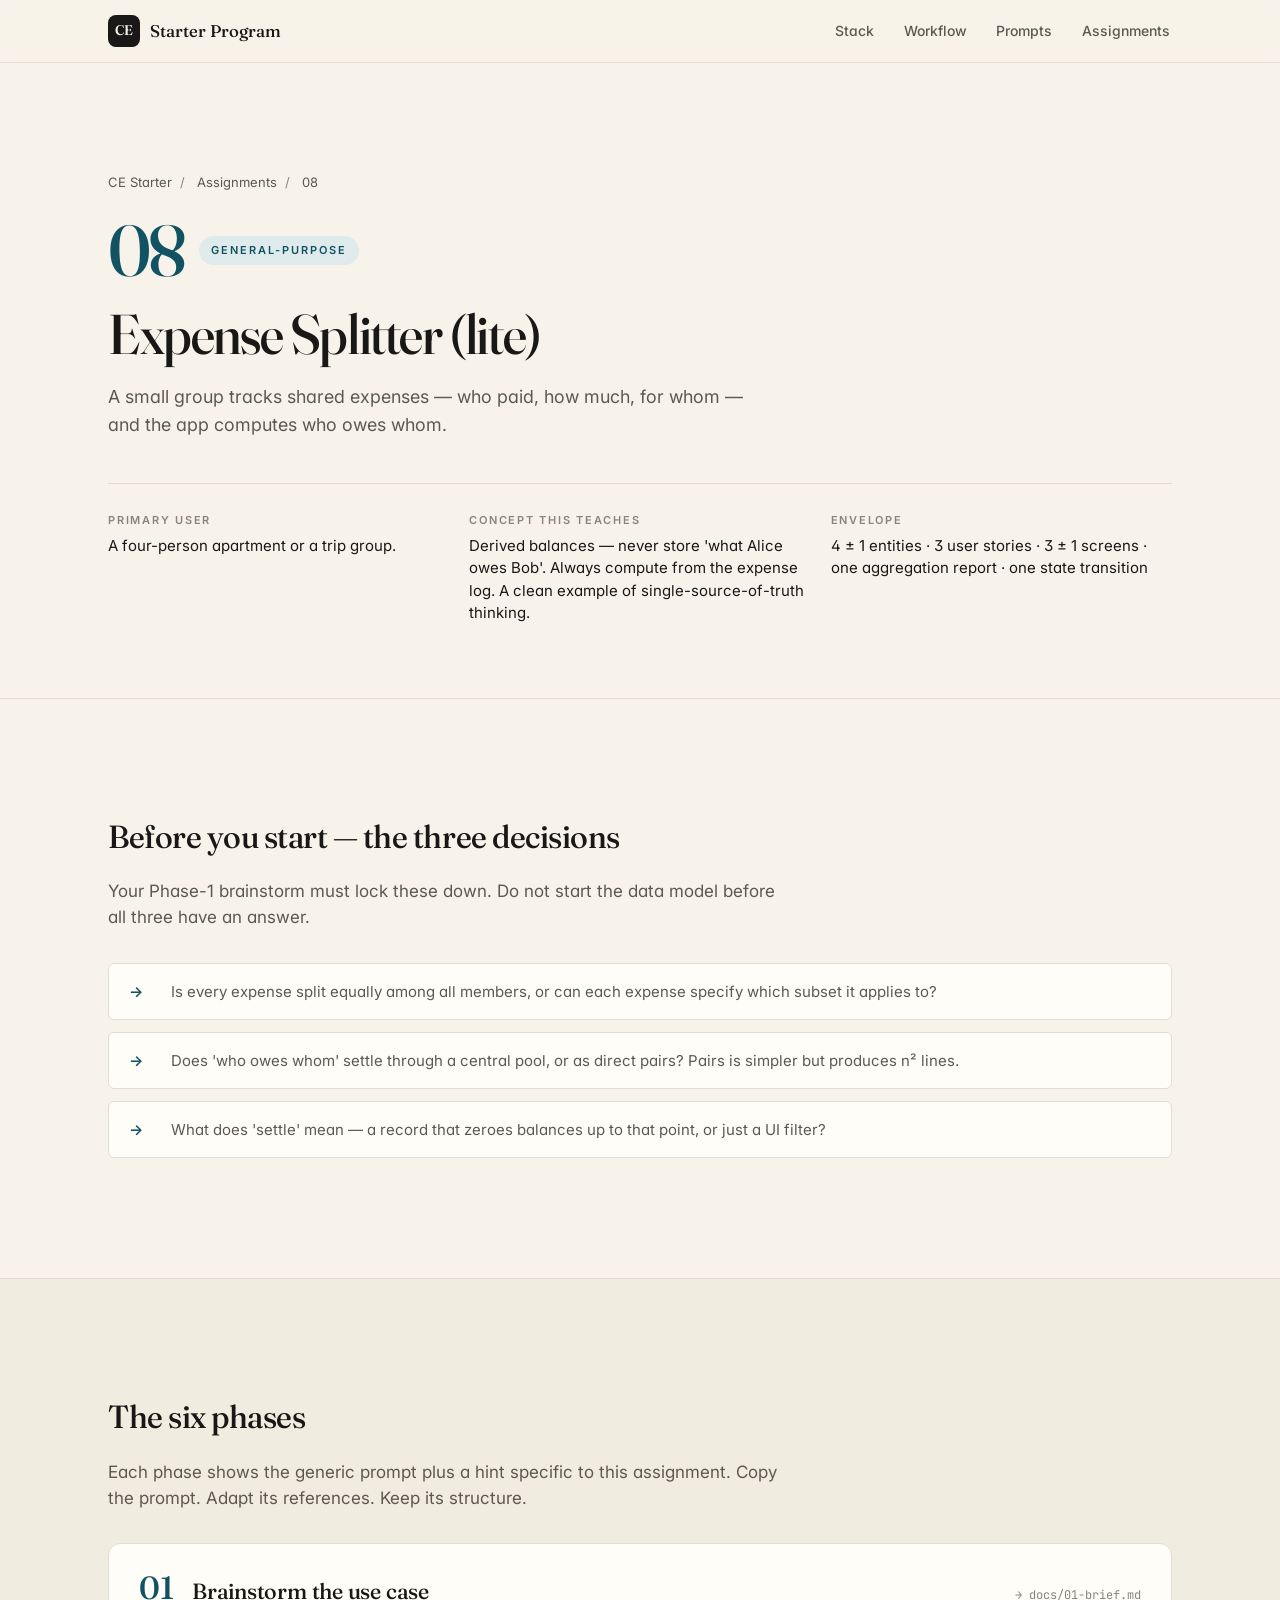
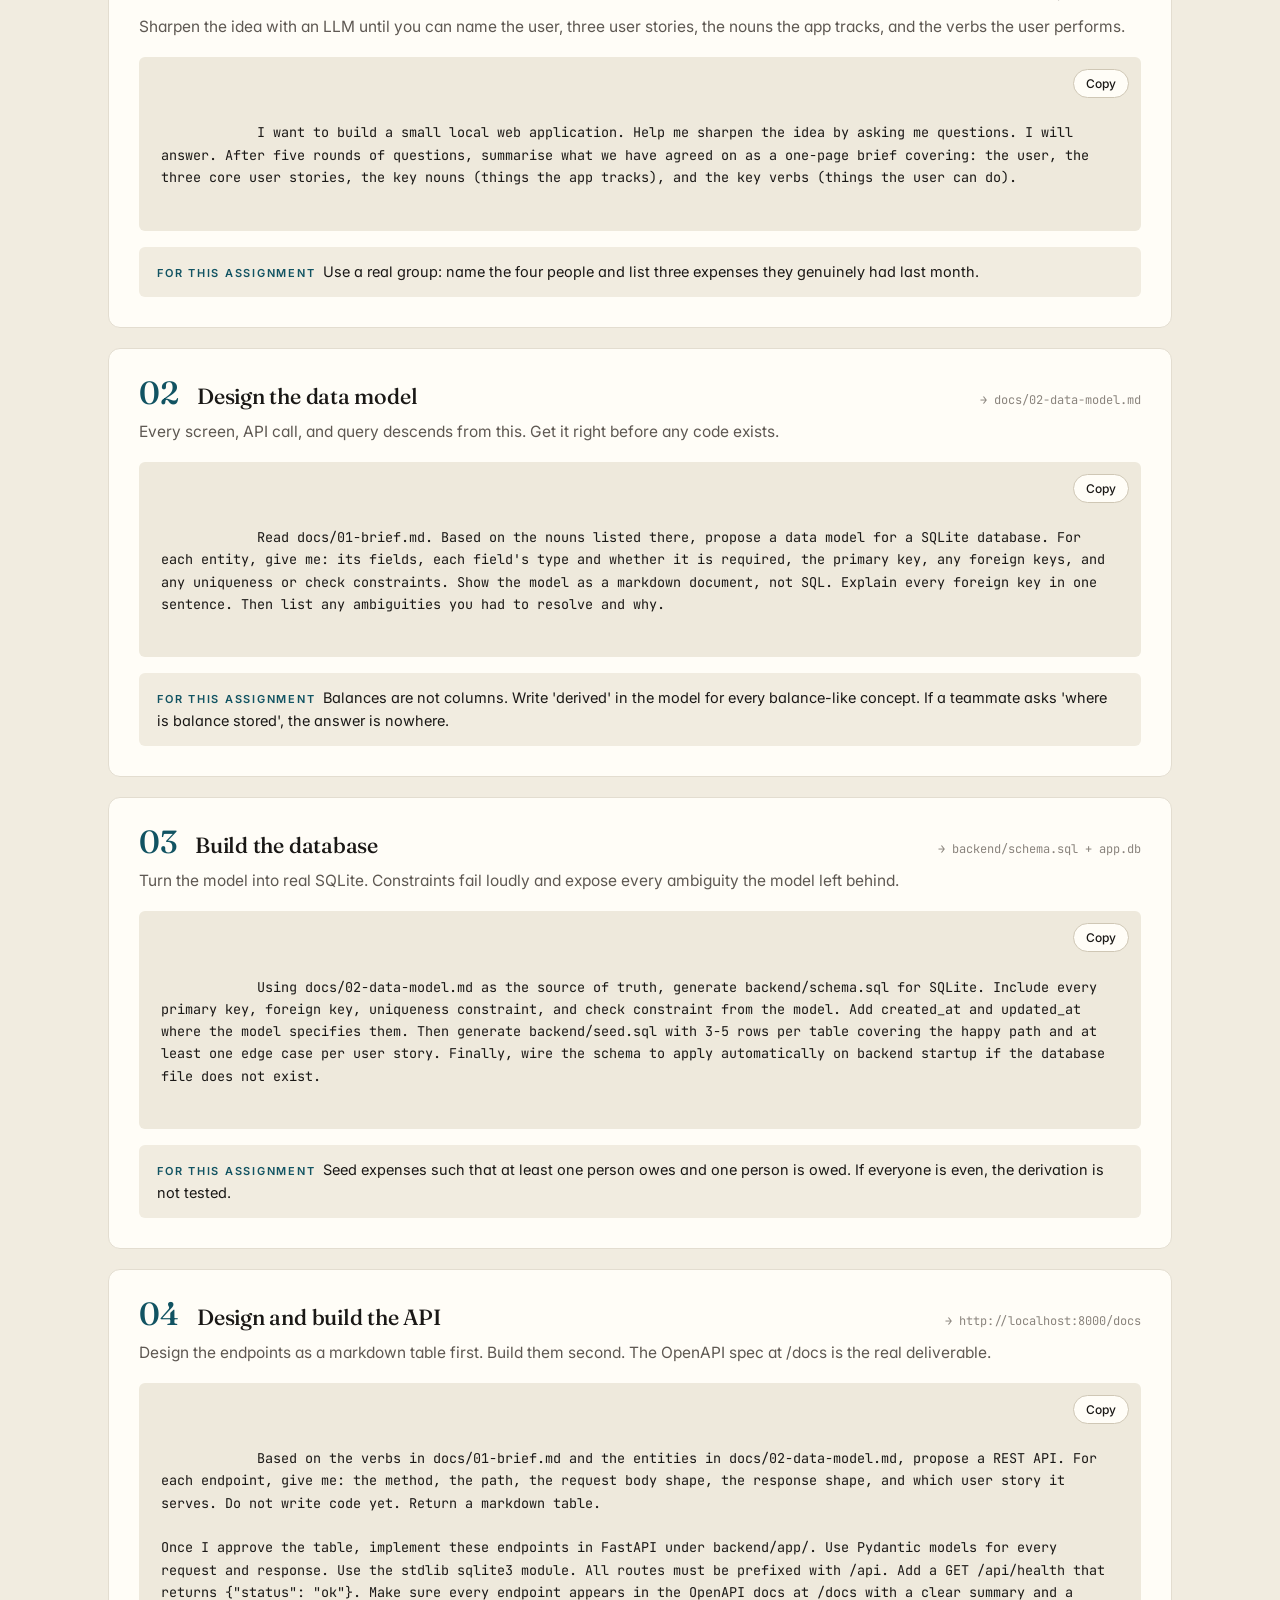
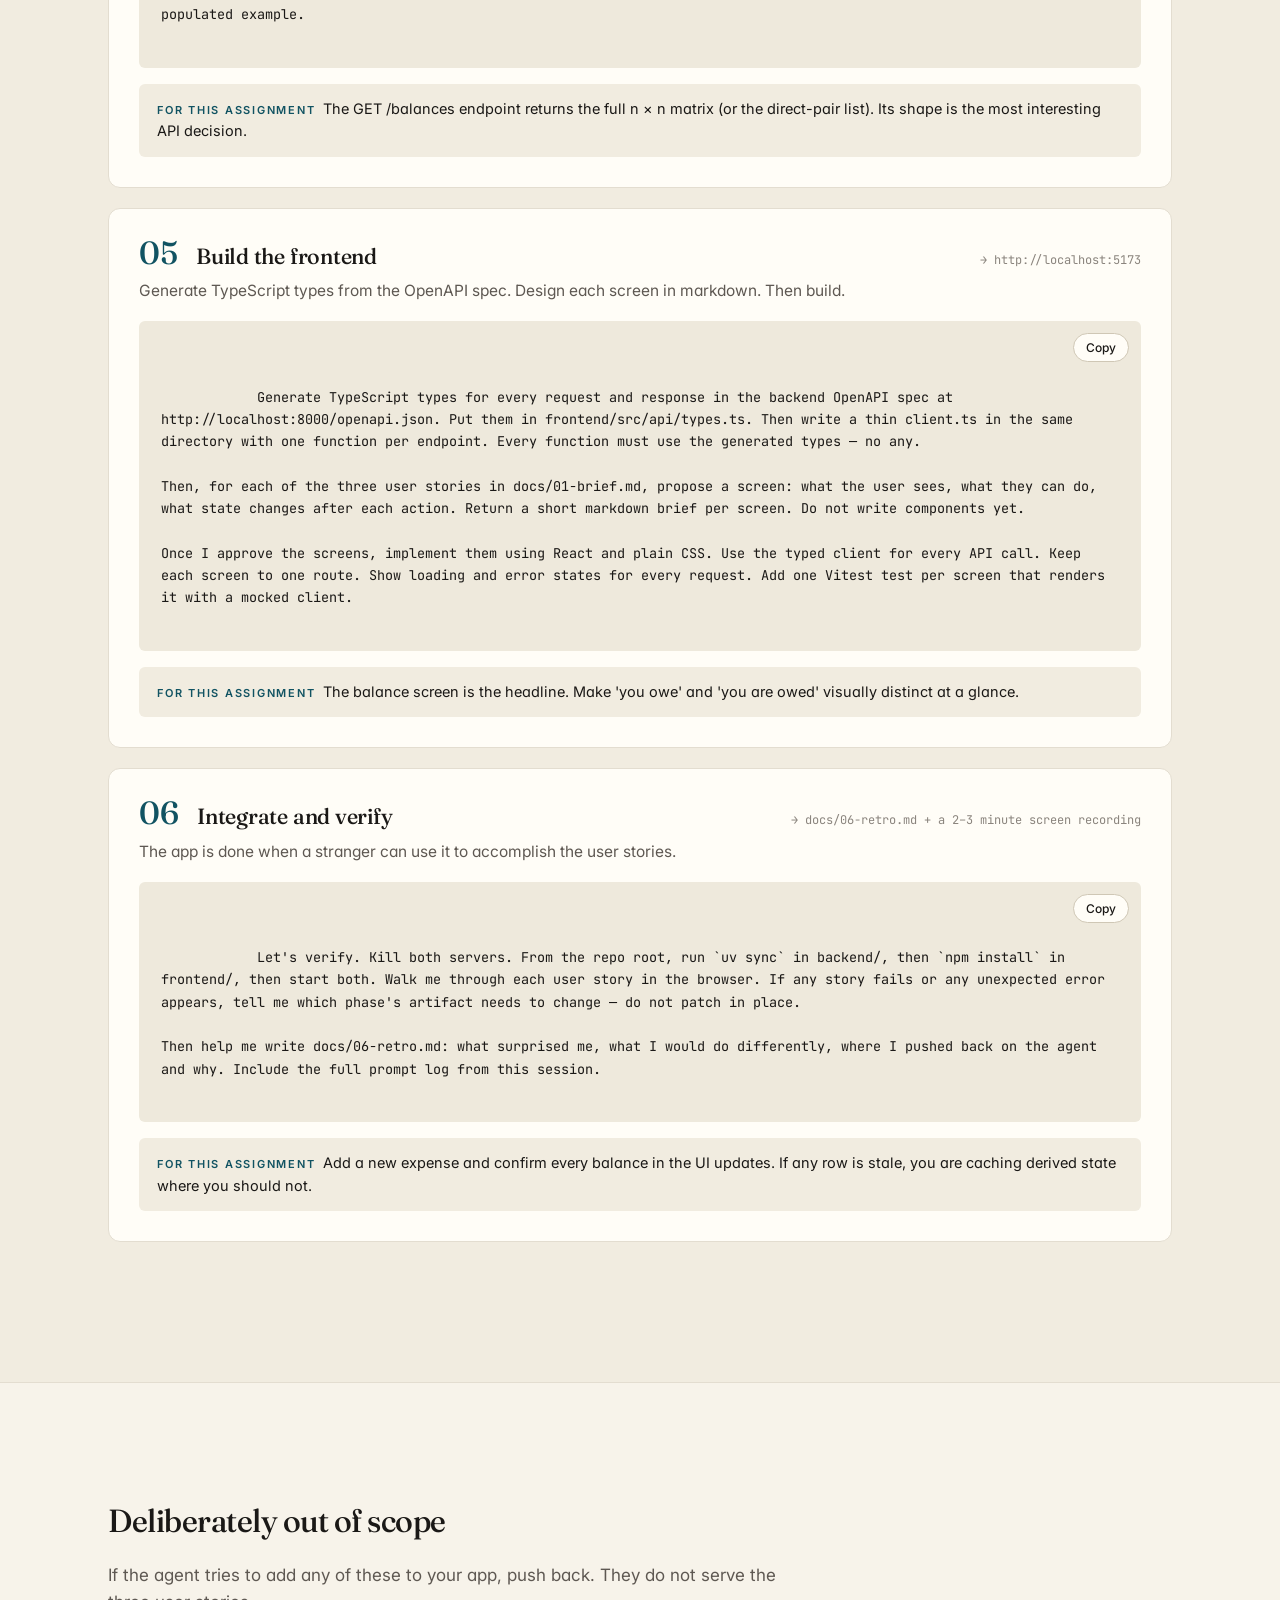
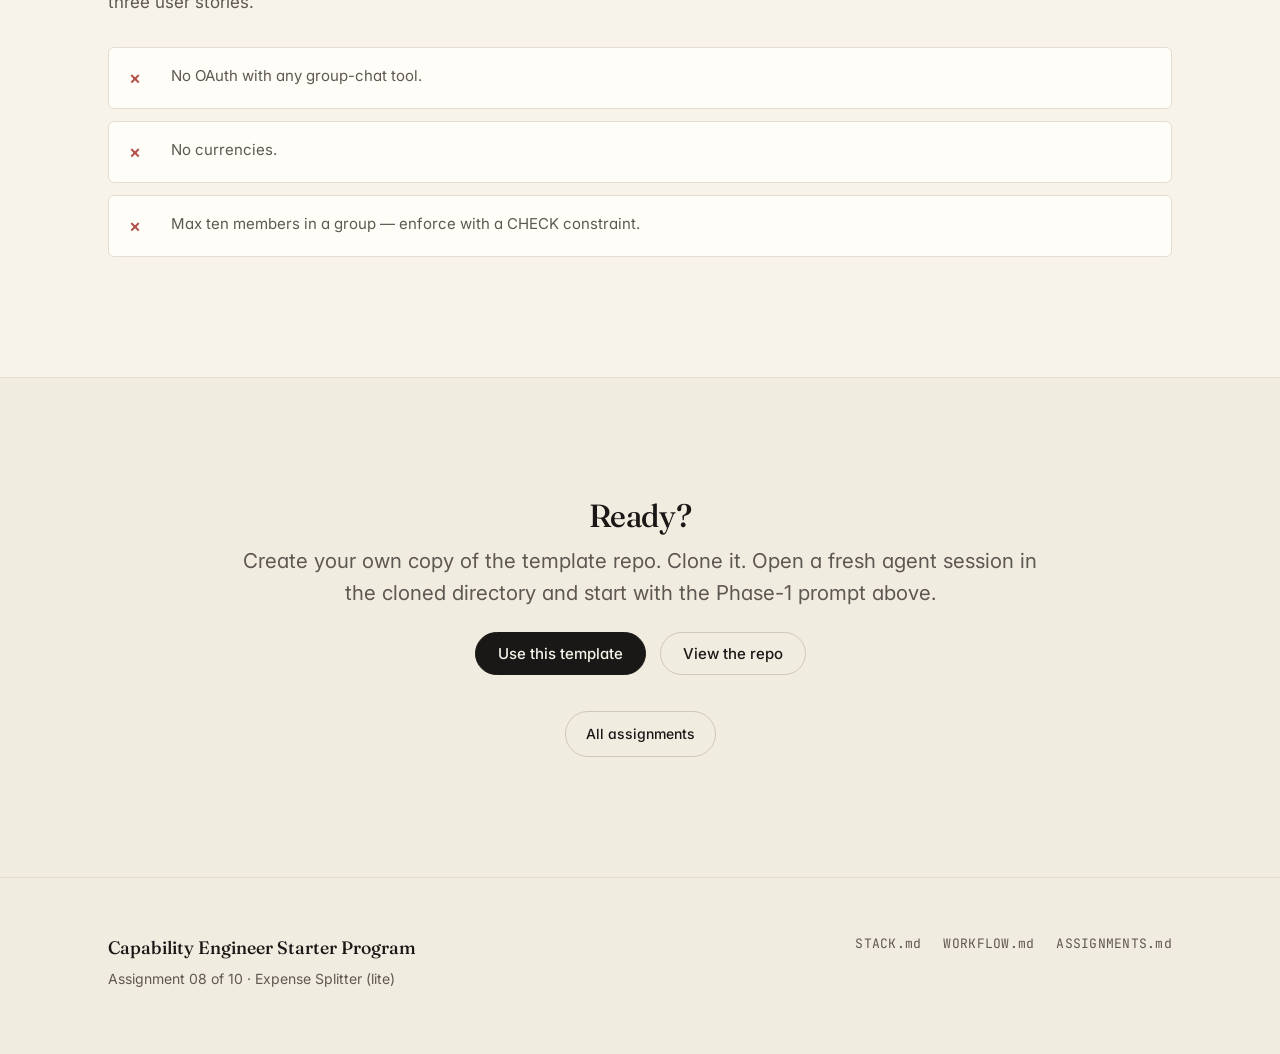
<file: assignments/08-expense-splitter/index.html>
<!DOCTYPE html>
<html lang="en">
<head>
  <meta charset="UTF-8" />
  <meta name="viewport" content="width=device-width, initial-scale=1.0" />
  <title>Assignment 08 — Expense Splitter (lite) · CE Starter</title>
  <meta name="description" content="A small group tracks shared expenses — who paid, how much, for whom — and the app computes who owes whom." />
  <link rel="preconnect" href="https://fonts.googleapis.com" />
  <link rel="preconnect" href="https://fonts.gstatic.com" crossorigin />
  <link href="https://fonts.googleapis.com/css2?family=Fraunces:opsz,wght@9..144,400;9..144,500;9..144,600;9..144,700&family=Inter:wght@400;500;600&family=JetBrains+Mono:wght@400;500&display=swap" rel="stylesheet" />
  <link rel="stylesheet" href="../../styles.css" />
  <style>
    .assignment-hero { padding: clamp(56px, 9vw, 96px) 0 clamp(32px, 5vw, 56px); }
    .breadcrumb { font-size: 13px; color: var(--ink-muted); margin-bottom: 28px; }
    .breadcrumb a { color: var(--ink-muted); text-decoration: none; }
    .breadcrumb a:hover { color: var(--ink); }
    .breadcrumb span { margin: 0 8px; color: var(--ink-subtle); }
    .hero-meta { display: flex; gap: 16px; flex-wrap: wrap; align-items: center; margin-bottom: 24px; }
    .hero-meta .big-num { font-family: var(--font-display); font-variation-settings: "opsz" 144; font-size: 72px; line-height: 0.85; color: var(--accent); font-weight: 500; letter-spacing: -0.04em; }
    .hero-meta .cat-tag { font-size: 11px; font-weight: 600; letter-spacing: 0.18em; text-transform: uppercase; padding: 6px 12px; border-radius: 999px; background: var(--accent-soft); color: var(--accent); }
    .a-title { font-family: var(--font-display); font-variation-settings: "opsz" 144; font-weight: 500; font-size: clamp(34px, 5vw, 56px); line-height: 1.04; letter-spacing: -0.025em; margin: 0 0 20px; max-width: 18ch; }
    .a-pitch { font-size: clamp(17px, 1.4vw, 20px); color: var(--ink-muted); max-width: 60ch; margin: 0; }
    .facts { display: grid; grid-template-columns: repeat(auto-fit, minmax(240px, 1fr)); gap: 20px; margin-top: 44px; padding: 28px 0 0; border-top: 1px solid var(--rule); }
    .fact-label { font-size: 11px; font-weight: 600; letter-spacing: 0.16em; text-transform: uppercase; color: var(--ink-subtle); margin: 0 0 6px; }
    .fact-body { margin: 0; font-size: 15px; color: var(--ink); line-height: 1.5; }
    .callout { background: var(--surface); border: 1px solid var(--rule); border-left: 3px solid var(--accent); border-radius: var(--radius); padding: 22px 26px; margin: 0 0 32px; }
    .callout h3 { font-family: var(--font-display); font-variation-settings: "opsz" 36; font-size: 18px; font-weight: 500; margin: 0 0 8px; }
    .callout p { margin: 0; color: var(--ink-muted); font-size: 15px; line-height: 1.55; }
    .lock-down, .guardrails { list-style: none; padding: 0; margin: 0; display: grid; gap: 12px; }
    .lock-down li, .guardrails li { padding: 16px 20px; background: var(--surface); border: 1px solid var(--rule); border-radius: var(--radius-sm); color: var(--ink-muted); font-size: 15px; line-height: 1.55; display: grid; grid-template-columns: 28px 1fr; gap: 14px; }
    .lock-down li::before { content: "→"; color: var(--accent); font-weight: 600; }
    .guardrails li::before { content: "×"; color: #b4524c; font-weight: 600; font-size: 18px; }
    .phase-block { background: var(--surface); border: 1px solid var(--rule); border-radius: var(--radius); padding: 28px 30px 30px; margin-bottom: 20px; }
    .phase-head-row { display: flex; align-items: baseline; gap: 18px; margin-bottom: 10px; flex-wrap: wrap; }
    .phase-num { font-family: var(--font-display); font-variation-settings: "opsz" 48; font-size: 32px; font-weight: 500; color: var(--accent); line-height: 1; }
    .phase-num::before { content: "0"; }
    .phase-block h3 { font-family: var(--font-display); font-variation-settings: "opsz" 48; font-size: 22px; font-weight: 500; margin: 0; line-height: 1.15; }
    .phase-artifact { font-family: var(--font-mono); font-size: 12px; color: var(--ink-subtle); margin-left: auto; }
    .phase-lede { color: var(--ink-muted); margin: 0 0 18px; font-size: 15.5px; }
    .phase-hint { background: var(--bg-alt); border-radius: var(--radius-sm); padding: 14px 18px; margin-top: 16px; font-size: 14.5px; color: var(--ink); line-height: 1.55; }
    .phase-hint-label { font-size: 11px; font-weight: 600; letter-spacing: 0.16em; text-transform: uppercase; color: var(--accent); margin-right: 8px; }
    .back-cta { display: inline-flex; align-items: center; gap: 8px; padding: 11px 20px; border: 1px solid var(--rule-strong); border-radius: 999px; font-size: 14px; font-weight: 500; text-decoration: none; color: var(--ink); background: transparent; transition: all 140ms ease; }
    .back-cta:hover { border-color: var(--ink); }
    .section-title { font-family: var(--font-display); font-variation-settings: "opsz" 64; font-size: clamp(24px, 3vw, 32px); font-weight: 500; letter-spacing: -0.015em; margin: 0 0 24px; }
  </style>
</head>
<body>
  <header class="site-nav is-stuck">
    <div class="nav-inner">
      <a href="../../index.html" class="brand">
        <span class="brand-mark">CE</span>
        <span class="brand-text">Starter Program</span>
      </a>
      <nav class="nav-links" aria-label="Primary">
        <a href="../../index.html#stack">Stack</a>
        <a href="../../index.html#workflow">Workflow</a>
        <a href="../../index.html#prompts">Prompts</a>
        <a href="../../index.html#assignments">Assignments</a>
      </nav>
    </div>
  </header>

  <main>
    <section class="assignment-hero">
      <div class="wrap">
        <p class="breadcrumb">
          <a href="../../index.html">CE Starter</a><span>/</span>
          <a href="../../index.html#assignments">Assignments</a><span>/</span>
          08
        </p>
        <div class="hero-meta">
          <span class="big-num">08</span>
          <span class="cat-tag">General-purpose</span>
        </div>
        <h1 class="a-title">Expense Splitter (lite)</h1>
        <p class="a-pitch">A small group tracks shared expenses — who paid, how much, for whom — and the app computes who owes whom.</p>
        <dl class="facts">
          <div>
            <p class="fact-label">Primary user</p>
            <p class="fact-body">A four-person apartment or a trip group.</p>
          </div>
          <div>
            <p class="fact-label">Concept this teaches</p>
            <p class="fact-body">Derived balances — never store &#x27;what Alice owes Bob&#x27;. Always compute from the expense log. A clean example of single-source-of-truth thinking.</p>
          </div>
          <div>
            <p class="fact-label">Envelope</p>
            <p class="fact-body">4 ± 1 entities · 3 user stories · 3 ± 1 screens · one aggregation report · one state transition</p>
          </div>
        </dl>
      </div>
    </section>

    

    <section class="section">
      <div class="wrap">
        <h2 class="section-title">Before you start — the three decisions</h2>
        <p class="lede-sm" style="margin: 0 0 32px;">Your Phase-1 brainstorm must lock these down. Do not start the data model before all three have an answer.</p>
        <ul class="lock-down">
          <li>Is every expense split equally among all members, or can each expense specify which subset it applies to?</li>
          <li>Does &#x27;who owes whom&#x27; settle through a central pool, or as direct pairs? Pairs is simpler but produces n² lines.</li>
          <li>What does &#x27;settle&#x27; mean — a record that zeroes balances up to that point, or just a UI filter?</li>
        </ul>
      </div>
    </section>

    <section class="section section-alt">
      <div class="wrap">
        <h2 class="section-title">The six phases</h2>
        <p class="lede-sm" style="margin: 0 0 32px;">Each phase shows the generic prompt plus a hint specific to this assignment. Copy the prompt. Adapt its references. Keep its structure.</p>
        <article class="phase-block">
          <div class="phase-head-row">
            <span class="phase-num">1</span>
            <h3>Brainstorm the use case</h3>
            <span class="phase-artifact">→ docs/01-brief.md</span>
          </div>
          <p class="phase-lede">Sharpen the idea with an LLM until you can name the user, three user stories, the nouns the app tracks, and the verbs the user performs.</p>
          <div class="prompt-body">
            <button class="copy-btn" type="button" data-copy>Copy</button>
            <span class="prompt-text">I want to build a small local web application. Help me sharpen the idea by asking me questions. I will answer. After five rounds of questions, summarise what we have agreed on as a one-page brief covering: the user, the three core user stories, the key nouns (things the app tracks), and the key verbs (things the user can do).</span>
          </div>
          <div class="phase-hint"><span class="phase-hint-label">For this assignment</span>Use a real group: name the four people and list three expenses they genuinely had last month.</div>
        </article>
        <article class="phase-block">
          <div class="phase-head-row">
            <span class="phase-num">2</span>
            <h3>Design the data model</h3>
            <span class="phase-artifact">→ docs/02-data-model.md</span>
          </div>
          <p class="phase-lede">Every screen, API call, and query descends from this. Get it right before any code exists.</p>
          <div class="prompt-body">
            <button class="copy-btn" type="button" data-copy>Copy</button>
            <span class="prompt-text">Read docs/01-brief.md. Based on the nouns listed there, propose a data model for a SQLite database. For each entity, give me: its fields, each field&#x27;s type and whether it is required, the primary key, any foreign keys, and any uniqueness or check constraints. Show the model as a markdown document, not SQL. Explain every foreign key in one sentence. Then list any ambiguities you had to resolve and why.</span>
          </div>
          <div class="phase-hint"><span class="phase-hint-label">For this assignment</span>Balances are not columns. Write &#x27;derived&#x27; in the model for every balance-like concept. If a teammate asks &#x27;where is balance stored&#x27;, the answer is nowhere.</div>
        </article>
        <article class="phase-block">
          <div class="phase-head-row">
            <span class="phase-num">3</span>
            <h3>Build the database</h3>
            <span class="phase-artifact">→ backend/schema.sql + app.db</span>
          </div>
          <p class="phase-lede">Turn the model into real SQLite. Constraints fail loudly and expose every ambiguity the model left behind.</p>
          <div class="prompt-body">
            <button class="copy-btn" type="button" data-copy>Copy</button>
            <span class="prompt-text">Using docs/02-data-model.md as the source of truth, generate backend/schema.sql for SQLite. Include every primary key, foreign key, uniqueness constraint, and check constraint from the model. Add created_at and updated_at where the model specifies them. Then generate backend/seed.sql with 3-5 rows per table covering the happy path and at least one edge case per user story. Finally, wire the schema to apply automatically on backend startup if the database file does not exist.</span>
          </div>
          <div class="phase-hint"><span class="phase-hint-label">For this assignment</span>Seed expenses such that at least one person owes and one person is owed. If everyone is even, the derivation is not tested.</div>
        </article>
        <article class="phase-block">
          <div class="phase-head-row">
            <span class="phase-num">4</span>
            <h3>Design and build the API</h3>
            <span class="phase-artifact">→ http://localhost:8000/docs</span>
          </div>
          <p class="phase-lede">Design the endpoints as a markdown table first. Build them second. The OpenAPI spec at /docs is the real deliverable.</p>
          <div class="prompt-body">
            <button class="copy-btn" type="button" data-copy>Copy</button>
            <span class="prompt-text">Based on the verbs in docs/01-brief.md and the entities in docs/02-data-model.md, propose a REST API. For each endpoint, give me: the method, the path, the request body shape, the response shape, and which user story it serves. Do not write code yet. Return a markdown table.

Once I approve the table, implement these endpoints in FastAPI under backend/app/. Use Pydantic models for every request and response. Use the stdlib sqlite3 module. All routes must be prefixed with /api. Add a GET /api/health that returns {&quot;status&quot;: &quot;ok&quot;}. Make sure every endpoint appears in the OpenAPI docs at /docs with a clear summary and a populated example.</span>
          </div>
          <div class="phase-hint"><span class="phase-hint-label">For this assignment</span>The GET /balances endpoint returns the full n × n matrix (or the direct-pair list). Its shape is the most interesting API decision.</div>
        </article>
        <article class="phase-block">
          <div class="phase-head-row">
            <span class="phase-num">5</span>
            <h3>Build the frontend</h3>
            <span class="phase-artifact">→ http://localhost:5173</span>
          </div>
          <p class="phase-lede">Generate TypeScript types from the OpenAPI spec. Design each screen in markdown. Then build.</p>
          <div class="prompt-body">
            <button class="copy-btn" type="button" data-copy>Copy</button>
            <span class="prompt-text">Generate TypeScript types for every request and response in the backend OpenAPI spec at http://localhost:8000/openapi.json. Put them in frontend/src/api/types.ts. Then write a thin client.ts in the same directory with one function per endpoint. Every function must use the generated types — no any.

Then, for each of the three user stories in docs/01-brief.md, propose a screen: what the user sees, what they can do, what state changes after each action. Return a short markdown brief per screen. Do not write components yet.

Once I approve the screens, implement them using React and plain CSS. Use the typed client for every API call. Keep each screen to one route. Show loading and error states for every request. Add one Vitest test per screen that renders it with a mocked client.</span>
          </div>
          <div class="phase-hint"><span class="phase-hint-label">For this assignment</span>The balance screen is the headline. Make &#x27;you owe&#x27; and &#x27;you are owed&#x27; visually distinct at a glance.</div>
        </article>
        <article class="phase-block">
          <div class="phase-head-row">
            <span class="phase-num">6</span>
            <h3>Integrate and verify</h3>
            <span class="phase-artifact">→ docs/06-retro.md + a 2–3 minute screen recording</span>
          </div>
          <p class="phase-lede">The app is done when a stranger can use it to accomplish the user stories.</p>
          <div class="prompt-body">
            <button class="copy-btn" type="button" data-copy>Copy</button>
            <span class="prompt-text">Let&#x27;s verify. Kill both servers. From the repo root, run `uv sync` in backend/, then `npm install` in frontend/, then start both. Walk me through each user story in the browser. If any story fails or any unexpected error appears, tell me which phase&#x27;s artifact needs to change — do not patch in place.

Then help me write docs/06-retro.md: what surprised me, what I would do differently, where I pushed back on the agent and why. Include the full prompt log from this session.</span>
          </div>
          <div class="phase-hint"><span class="phase-hint-label">For this assignment</span>Add a new expense and confirm every balance in the UI updates. If any row is stale, you are caching derived state where you should not.</div>
        </article>
      </div>
    </section>

    <section class="section">
      <div class="wrap">
        <h2 class="section-title">Deliberately out of scope</h2>
        <p class="lede-sm" style="margin: 0 0 32px;">If the agent tries to add any of these to your app, push back. They do not serve the three user stories.</p>
        <ul class="guardrails">
          <li>No OAuth with any group-chat tool.</li>
          <li>No currencies.</li>
          <li>Max ten members in a group — enforce with a CHECK constraint.</li>
        </ul>
      </div>
    </section>

    <section class="section section-alt">
      <div class="wrap" style="text-align: center;">
        <h2 class="section-title" style="margin-bottom: 12px;">Ready?</h2>
        <p class="lede" style="margin: 0 auto 24px;">Create your own copy of the template repo. Clone it. Open a fresh agent session in the cloned directory and start with the Phase-1 prompt above.</p>
        <p style="margin: 0 0 36px; display: flex; gap: 14px; justify-content: center; flex-wrap: wrap;">
          <a href="https://github.com/SSI-Strategy/ce-08-expense-splitter/generate" target="_blank" rel="noopener" class="btn btn-primary">Use this template</a>
          <a href="https://github.com/SSI-Strategy/ce-08-expense-splitter" target="_blank" rel="noopener" class="btn btn-secondary">View the repo</a>
        </p>
        <a href="../../index.html#assignments" class="back-cta">All assignments</a>
      </div>
    </section>
  </main>

  <footer class="site-footer">
    <div class="wrap footer-inner">
      <div>
        <p class="footer-brand">Capability Engineer Starter Program</p>
        <p class="footer-text">Assignment 08 of 10 · Expense Splitter (lite)</p>
      </div>
      <div class="footer-links">
        <a href="../../STACK.md">STACK.md</a>
        <a href="../../WORKFLOW.md">WORKFLOW.md</a>
        <a href="../../ASSIGNMENTS.md">ASSIGNMENTS.md</a>
      </div>
    </div>
  </footer>

  <script>
    document.querySelectorAll("[data-copy]").forEach(btn => {
      btn.addEventListener("click", async () => {
        const text = btn.parentElement.querySelector(".prompt-text").textContent;
        try { await navigator.clipboard.writeText(text); } catch { /* fallback skipped */ }
        btn.textContent = "Copied";
        btn.classList.add("is-copied");
        setTimeout(() => { btn.textContent = "Copy"; btn.classList.remove("is-copied"); }, 1600);
      });
    });
  </script>
</body>
</html>
</file>
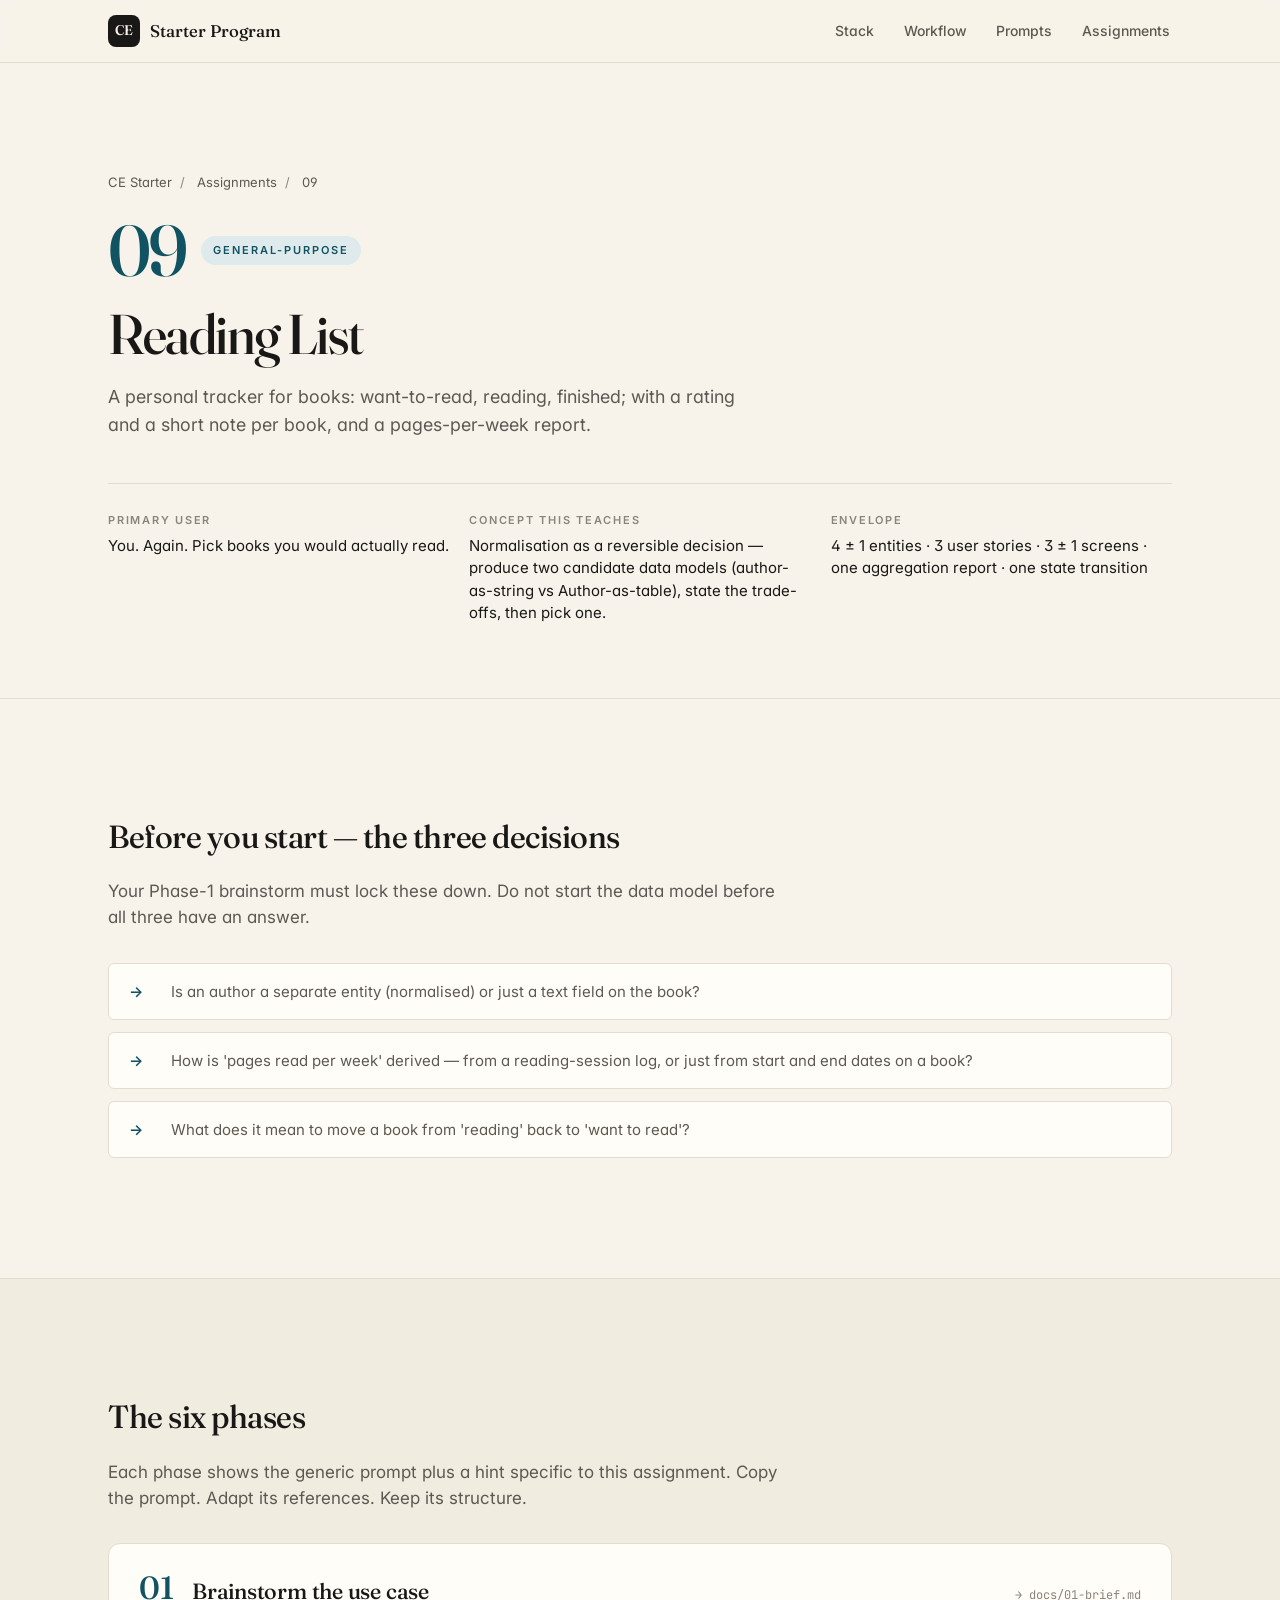
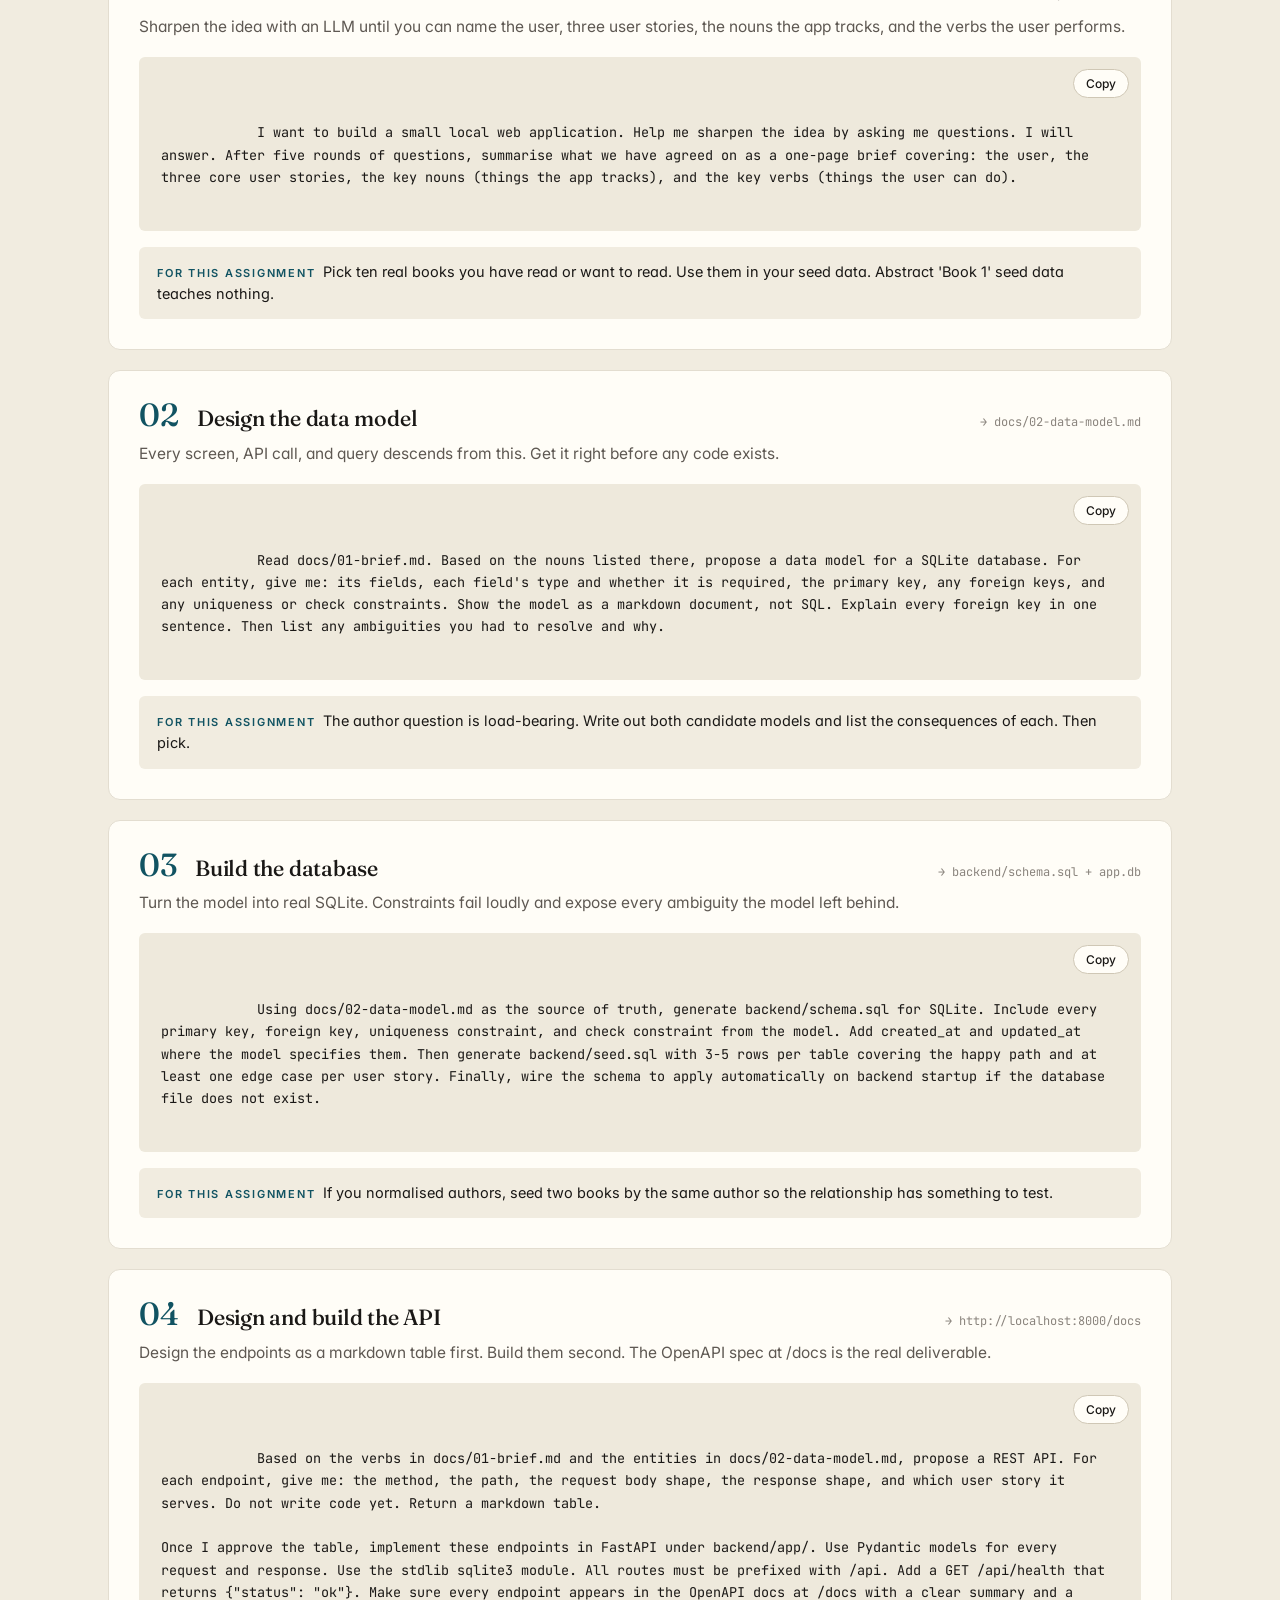
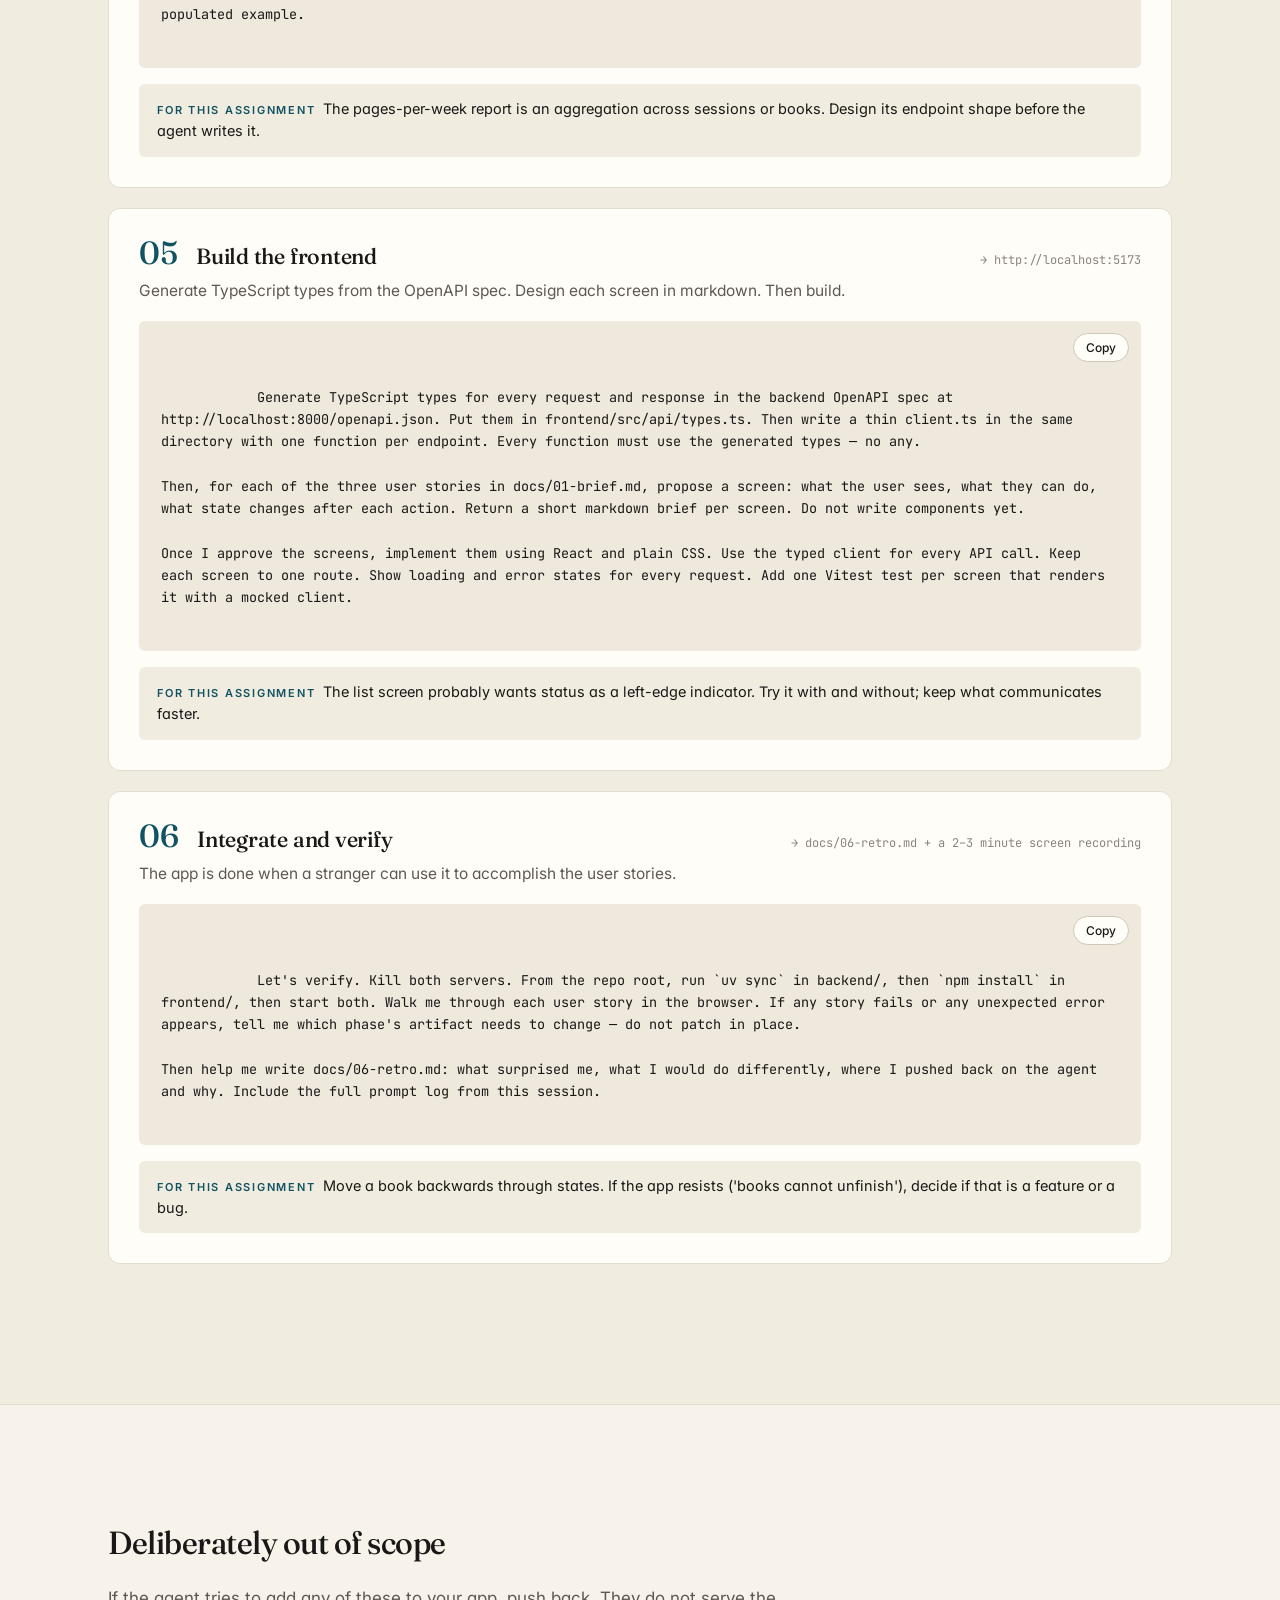
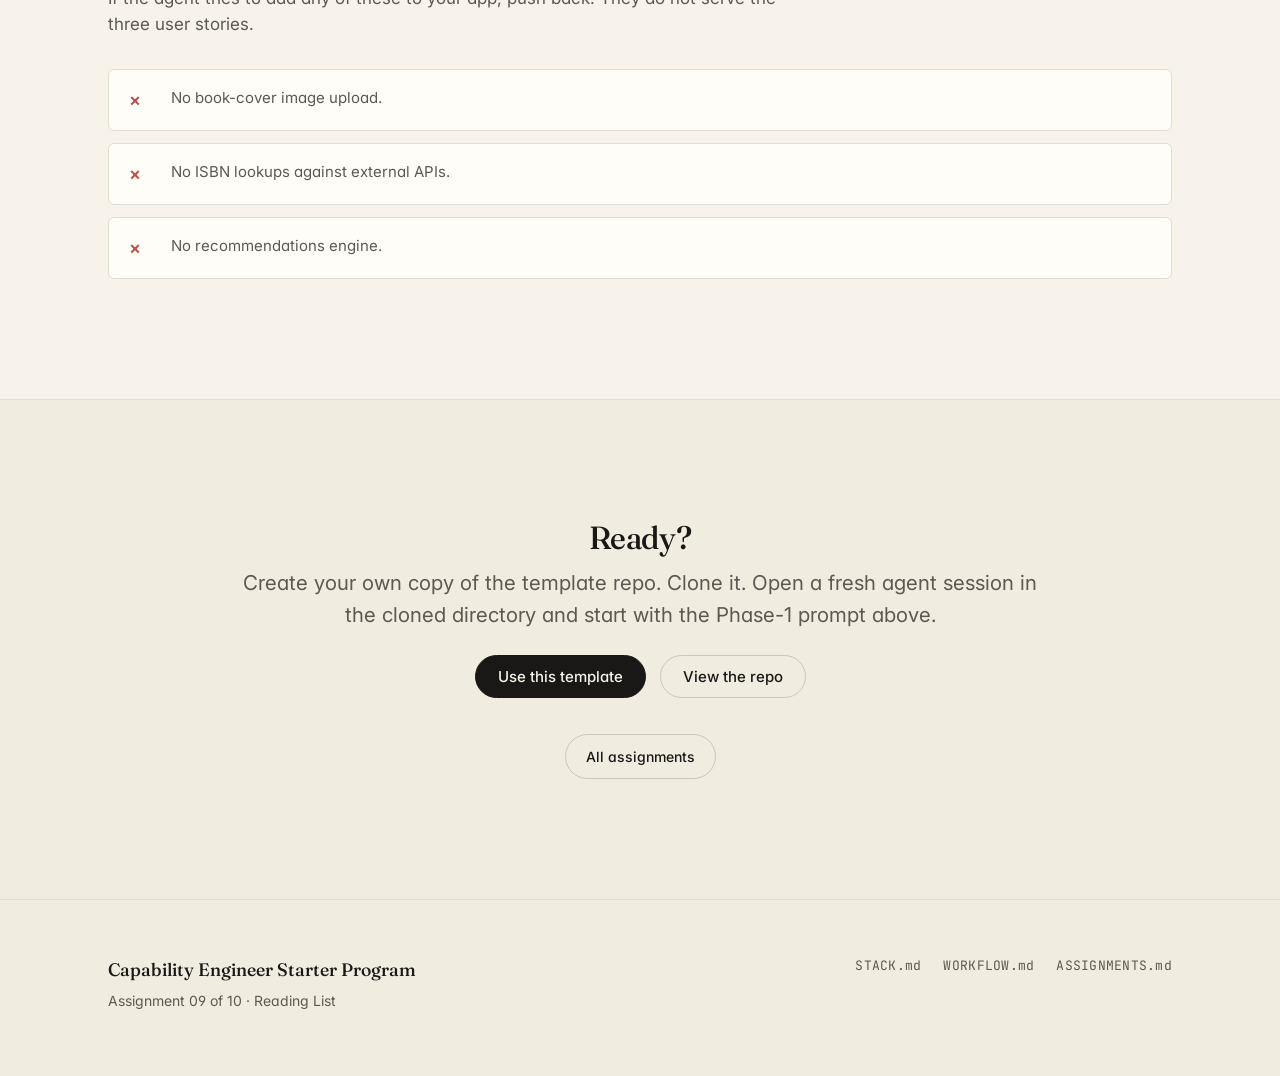
<file: assignments/09-reading-list/index.html>
<!DOCTYPE html>
<html lang="en">
<head>
  <meta charset="UTF-8" />
  <meta name="viewport" content="width=device-width, initial-scale=1.0" />
  <title>Assignment 09 — Reading List · CE Starter</title>
  <meta name="description" content="A personal tracker for books: want-to-read, reading, finished; with a rating and a short note per book, and a pages-per-week report." />
  <link rel="preconnect" href="https://fonts.googleapis.com" />
  <link rel="preconnect" href="https://fonts.gstatic.com" crossorigin />
  <link href="https://fonts.googleapis.com/css2?family=Fraunces:opsz,wght@9..144,400;9..144,500;9..144,600;9..144,700&family=Inter:wght@400;500;600&family=JetBrains+Mono:wght@400;500&display=swap" rel="stylesheet" />
  <link rel="stylesheet" href="../../styles.css" />
  <style>
    .assignment-hero { padding: clamp(56px, 9vw, 96px) 0 clamp(32px, 5vw, 56px); }
    .breadcrumb { font-size: 13px; color: var(--ink-muted); margin-bottom: 28px; }
    .breadcrumb a { color: var(--ink-muted); text-decoration: none; }
    .breadcrumb a:hover { color: var(--ink); }
    .breadcrumb span { margin: 0 8px; color: var(--ink-subtle); }
    .hero-meta { display: flex; gap: 16px; flex-wrap: wrap; align-items: center; margin-bottom: 24px; }
    .hero-meta .big-num { font-family: var(--font-display); font-variation-settings: "opsz" 144; font-size: 72px; line-height: 0.85; color: var(--accent); font-weight: 500; letter-spacing: -0.04em; }
    .hero-meta .cat-tag { font-size: 11px; font-weight: 600; letter-spacing: 0.18em; text-transform: uppercase; padding: 6px 12px; border-radius: 999px; background: var(--accent-soft); color: var(--accent); }
    .a-title { font-family: var(--font-display); font-variation-settings: "opsz" 144; font-weight: 500; font-size: clamp(34px, 5vw, 56px); line-height: 1.04; letter-spacing: -0.025em; margin: 0 0 20px; max-width: 18ch; }
    .a-pitch { font-size: clamp(17px, 1.4vw, 20px); color: var(--ink-muted); max-width: 60ch; margin: 0; }
    .facts { display: grid; grid-template-columns: repeat(auto-fit, minmax(240px, 1fr)); gap: 20px; margin-top: 44px; padding: 28px 0 0; border-top: 1px solid var(--rule); }
    .fact-label { font-size: 11px; font-weight: 600; letter-spacing: 0.16em; text-transform: uppercase; color: var(--ink-subtle); margin: 0 0 6px; }
    .fact-body { margin: 0; font-size: 15px; color: var(--ink); line-height: 1.5; }
    .callout { background: var(--surface); border: 1px solid var(--rule); border-left: 3px solid var(--accent); border-radius: var(--radius); padding: 22px 26px; margin: 0 0 32px; }
    .callout h3 { font-family: var(--font-display); font-variation-settings: "opsz" 36; font-size: 18px; font-weight: 500; margin: 0 0 8px; }
    .callout p { margin: 0; color: var(--ink-muted); font-size: 15px; line-height: 1.55; }
    .lock-down, .guardrails { list-style: none; padding: 0; margin: 0; display: grid; gap: 12px; }
    .lock-down li, .guardrails li { padding: 16px 20px; background: var(--surface); border: 1px solid var(--rule); border-radius: var(--radius-sm); color: var(--ink-muted); font-size: 15px; line-height: 1.55; display: grid; grid-template-columns: 28px 1fr; gap: 14px; }
    .lock-down li::before { content: "→"; color: var(--accent); font-weight: 600; }
    .guardrails li::before { content: "×"; color: #b4524c; font-weight: 600; font-size: 18px; }
    .phase-block { background: var(--surface); border: 1px solid var(--rule); border-radius: var(--radius); padding: 28px 30px 30px; margin-bottom: 20px; }
    .phase-head-row { display: flex; align-items: baseline; gap: 18px; margin-bottom: 10px; flex-wrap: wrap; }
    .phase-num { font-family: var(--font-display); font-variation-settings: "opsz" 48; font-size: 32px; font-weight: 500; color: var(--accent); line-height: 1; }
    .phase-num::before { content: "0"; }
    .phase-block h3 { font-family: var(--font-display); font-variation-settings: "opsz" 48; font-size: 22px; font-weight: 500; margin: 0; line-height: 1.15; }
    .phase-artifact { font-family: var(--font-mono); font-size: 12px; color: var(--ink-subtle); margin-left: auto; }
    .phase-lede { color: var(--ink-muted); margin: 0 0 18px; font-size: 15.5px; }
    .phase-hint { background: var(--bg-alt); border-radius: var(--radius-sm); padding: 14px 18px; margin-top: 16px; font-size: 14.5px; color: var(--ink); line-height: 1.55; }
    .phase-hint-label { font-size: 11px; font-weight: 600; letter-spacing: 0.16em; text-transform: uppercase; color: var(--accent); margin-right: 8px; }
    .back-cta { display: inline-flex; align-items: center; gap: 8px; padding: 11px 20px; border: 1px solid var(--rule-strong); border-radius: 999px; font-size: 14px; font-weight: 500; text-decoration: none; color: var(--ink); background: transparent; transition: all 140ms ease; }
    .back-cta:hover { border-color: var(--ink); }
    .section-title { font-family: var(--font-display); font-variation-settings: "opsz" 64; font-size: clamp(24px, 3vw, 32px); font-weight: 500; letter-spacing: -0.015em; margin: 0 0 24px; }
  </style>
</head>
<body>
  <header class="site-nav is-stuck">
    <div class="nav-inner">
      <a href="../../index.html" class="brand">
        <span class="brand-mark">CE</span>
        <span class="brand-text">Starter Program</span>
      </a>
      <nav class="nav-links" aria-label="Primary">
        <a href="../../index.html#stack">Stack</a>
        <a href="../../index.html#workflow">Workflow</a>
        <a href="../../index.html#prompts">Prompts</a>
        <a href="../../index.html#assignments">Assignments</a>
      </nav>
    </div>
  </header>

  <main>
    <section class="assignment-hero">
      <div class="wrap">
        <p class="breadcrumb">
          <a href="../../index.html">CE Starter</a><span>/</span>
          <a href="../../index.html#assignments">Assignments</a><span>/</span>
          09
        </p>
        <div class="hero-meta">
          <span class="big-num">09</span>
          <span class="cat-tag">General-purpose</span>
        </div>
        <h1 class="a-title">Reading List</h1>
        <p class="a-pitch">A personal tracker for books: want-to-read, reading, finished; with a rating and a short note per book, and a pages-per-week report.</p>
        <dl class="facts">
          <div>
            <p class="fact-label">Primary user</p>
            <p class="fact-body">You. Again. Pick books you would actually read.</p>
          </div>
          <div>
            <p class="fact-label">Concept this teaches</p>
            <p class="fact-body">Normalisation as a reversible decision — produce two candidate data models (author-as-string vs Author-as-table), state the trade-offs, then pick one.</p>
          </div>
          <div>
            <p class="fact-label">Envelope</p>
            <p class="fact-body">4 ± 1 entities · 3 user stories · 3 ± 1 screens · one aggregation report · one state transition</p>
          </div>
        </dl>
      </div>
    </section>

    

    <section class="section">
      <div class="wrap">
        <h2 class="section-title">Before you start — the three decisions</h2>
        <p class="lede-sm" style="margin: 0 0 32px;">Your Phase-1 brainstorm must lock these down. Do not start the data model before all three have an answer.</p>
        <ul class="lock-down">
          <li>Is an author a separate entity (normalised) or just a text field on the book?</li>
          <li>How is &#x27;pages read per week&#x27; derived — from a reading-session log, or just from start and end dates on a book?</li>
          <li>What does it mean to move a book from &#x27;reading&#x27; back to &#x27;want to read&#x27;?</li>
        </ul>
      </div>
    </section>

    <section class="section section-alt">
      <div class="wrap">
        <h2 class="section-title">The six phases</h2>
        <p class="lede-sm" style="margin: 0 0 32px;">Each phase shows the generic prompt plus a hint specific to this assignment. Copy the prompt. Adapt its references. Keep its structure.</p>
        <article class="phase-block">
          <div class="phase-head-row">
            <span class="phase-num">1</span>
            <h3>Brainstorm the use case</h3>
            <span class="phase-artifact">→ docs/01-brief.md</span>
          </div>
          <p class="phase-lede">Sharpen the idea with an LLM until you can name the user, three user stories, the nouns the app tracks, and the verbs the user performs.</p>
          <div class="prompt-body">
            <button class="copy-btn" type="button" data-copy>Copy</button>
            <span class="prompt-text">I want to build a small local web application. Help me sharpen the idea by asking me questions. I will answer. After five rounds of questions, summarise what we have agreed on as a one-page brief covering: the user, the three core user stories, the key nouns (things the app tracks), and the key verbs (things the user can do).</span>
          </div>
          <div class="phase-hint"><span class="phase-hint-label">For this assignment</span>Pick ten real books you have read or want to read. Use them in your seed data. Abstract &#x27;Book 1&#x27; seed data teaches nothing.</div>
        </article>
        <article class="phase-block">
          <div class="phase-head-row">
            <span class="phase-num">2</span>
            <h3>Design the data model</h3>
            <span class="phase-artifact">→ docs/02-data-model.md</span>
          </div>
          <p class="phase-lede">Every screen, API call, and query descends from this. Get it right before any code exists.</p>
          <div class="prompt-body">
            <button class="copy-btn" type="button" data-copy>Copy</button>
            <span class="prompt-text">Read docs/01-brief.md. Based on the nouns listed there, propose a data model for a SQLite database. For each entity, give me: its fields, each field&#x27;s type and whether it is required, the primary key, any foreign keys, and any uniqueness or check constraints. Show the model as a markdown document, not SQL. Explain every foreign key in one sentence. Then list any ambiguities you had to resolve and why.</span>
          </div>
          <div class="phase-hint"><span class="phase-hint-label">For this assignment</span>The author question is load-bearing. Write out both candidate models and list the consequences of each. Then pick.</div>
        </article>
        <article class="phase-block">
          <div class="phase-head-row">
            <span class="phase-num">3</span>
            <h3>Build the database</h3>
            <span class="phase-artifact">→ backend/schema.sql + app.db</span>
          </div>
          <p class="phase-lede">Turn the model into real SQLite. Constraints fail loudly and expose every ambiguity the model left behind.</p>
          <div class="prompt-body">
            <button class="copy-btn" type="button" data-copy>Copy</button>
            <span class="prompt-text">Using docs/02-data-model.md as the source of truth, generate backend/schema.sql for SQLite. Include every primary key, foreign key, uniqueness constraint, and check constraint from the model. Add created_at and updated_at where the model specifies them. Then generate backend/seed.sql with 3-5 rows per table covering the happy path and at least one edge case per user story. Finally, wire the schema to apply automatically on backend startup if the database file does not exist.</span>
          </div>
          <div class="phase-hint"><span class="phase-hint-label">For this assignment</span>If you normalised authors, seed two books by the same author so the relationship has something to test.</div>
        </article>
        <article class="phase-block">
          <div class="phase-head-row">
            <span class="phase-num">4</span>
            <h3>Design and build the API</h3>
            <span class="phase-artifact">→ http://localhost:8000/docs</span>
          </div>
          <p class="phase-lede">Design the endpoints as a markdown table first. Build them second. The OpenAPI spec at /docs is the real deliverable.</p>
          <div class="prompt-body">
            <button class="copy-btn" type="button" data-copy>Copy</button>
            <span class="prompt-text">Based on the verbs in docs/01-brief.md and the entities in docs/02-data-model.md, propose a REST API. For each endpoint, give me: the method, the path, the request body shape, the response shape, and which user story it serves. Do not write code yet. Return a markdown table.

Once I approve the table, implement these endpoints in FastAPI under backend/app/. Use Pydantic models for every request and response. Use the stdlib sqlite3 module. All routes must be prefixed with /api. Add a GET /api/health that returns {&quot;status&quot;: &quot;ok&quot;}. Make sure every endpoint appears in the OpenAPI docs at /docs with a clear summary and a populated example.</span>
          </div>
          <div class="phase-hint"><span class="phase-hint-label">For this assignment</span>The pages-per-week report is an aggregation across sessions or books. Design its endpoint shape before the agent writes it.</div>
        </article>
        <article class="phase-block">
          <div class="phase-head-row">
            <span class="phase-num">5</span>
            <h3>Build the frontend</h3>
            <span class="phase-artifact">→ http://localhost:5173</span>
          </div>
          <p class="phase-lede">Generate TypeScript types from the OpenAPI spec. Design each screen in markdown. Then build.</p>
          <div class="prompt-body">
            <button class="copy-btn" type="button" data-copy>Copy</button>
            <span class="prompt-text">Generate TypeScript types for every request and response in the backend OpenAPI spec at http://localhost:8000/openapi.json. Put them in frontend/src/api/types.ts. Then write a thin client.ts in the same directory with one function per endpoint. Every function must use the generated types — no any.

Then, for each of the three user stories in docs/01-brief.md, propose a screen: what the user sees, what they can do, what state changes after each action. Return a short markdown brief per screen. Do not write components yet.

Once I approve the screens, implement them using React and plain CSS. Use the typed client for every API call. Keep each screen to one route. Show loading and error states for every request. Add one Vitest test per screen that renders it with a mocked client.</span>
          </div>
          <div class="phase-hint"><span class="phase-hint-label">For this assignment</span>The list screen probably wants status as a left-edge indicator. Try it with and without; keep what communicates faster.</div>
        </article>
        <article class="phase-block">
          <div class="phase-head-row">
            <span class="phase-num">6</span>
            <h3>Integrate and verify</h3>
            <span class="phase-artifact">→ docs/06-retro.md + a 2–3 minute screen recording</span>
          </div>
          <p class="phase-lede">The app is done when a stranger can use it to accomplish the user stories.</p>
          <div class="prompt-body">
            <button class="copy-btn" type="button" data-copy>Copy</button>
            <span class="prompt-text">Let&#x27;s verify. Kill both servers. From the repo root, run `uv sync` in backend/, then `npm install` in frontend/, then start both. Walk me through each user story in the browser. If any story fails or any unexpected error appears, tell me which phase&#x27;s artifact needs to change — do not patch in place.

Then help me write docs/06-retro.md: what surprised me, what I would do differently, where I pushed back on the agent and why. Include the full prompt log from this session.</span>
          </div>
          <div class="phase-hint"><span class="phase-hint-label">For this assignment</span>Move a book backwards through states. If the app resists (&#x27;books cannot unfinish&#x27;), decide if that is a feature or a bug.</div>
        </article>
      </div>
    </section>

    <section class="section">
      <div class="wrap">
        <h2 class="section-title">Deliberately out of scope</h2>
        <p class="lede-sm" style="margin: 0 0 32px;">If the agent tries to add any of these to your app, push back. They do not serve the three user stories.</p>
        <ul class="guardrails">
          <li>No book-cover image upload.</li>
          <li>No ISBN lookups against external APIs.</li>
          <li>No recommendations engine.</li>
        </ul>
      </div>
    </section>

    <section class="section section-alt">
      <div class="wrap" style="text-align: center;">
        <h2 class="section-title" style="margin-bottom: 12px;">Ready?</h2>
        <p class="lede" style="margin: 0 auto 24px;">Create your own copy of the template repo. Clone it. Open a fresh agent session in the cloned directory and start with the Phase-1 prompt above.</p>
        <p style="margin: 0 0 36px; display: flex; gap: 14px; justify-content: center; flex-wrap: wrap;">
          <a href="https://github.com/SSI-Strategy/ce-09-reading-list/generate" target="_blank" rel="noopener" class="btn btn-primary">Use this template</a>
          <a href="https://github.com/SSI-Strategy/ce-09-reading-list" target="_blank" rel="noopener" class="btn btn-secondary">View the repo</a>
        </p>
        <a href="../../index.html#assignments" class="back-cta">All assignments</a>
      </div>
    </section>
  </main>

  <footer class="site-footer">
    <div class="wrap footer-inner">
      <div>
        <p class="footer-brand">Capability Engineer Starter Program</p>
        <p class="footer-text">Assignment 09 of 10 · Reading List</p>
      </div>
      <div class="footer-links">
        <a href="../../STACK.md">STACK.md</a>
        <a href="../../WORKFLOW.md">WORKFLOW.md</a>
        <a href="../../ASSIGNMENTS.md">ASSIGNMENTS.md</a>
      </div>
    </div>
  </footer>

  <script>
    document.querySelectorAll("[data-copy]").forEach(btn => {
      btn.addEventListener("click", async () => {
        const text = btn.parentElement.querySelector(".prompt-text").textContent;
        try { await navigator.clipboard.writeText(text); } catch { /* fallback skipped */ }
        btn.textContent = "Copied";
        btn.classList.add("is-copied");
        setTimeout(() => { btn.textContent = "Copy"; btn.classList.remove("is-copied"); }, 1600);
      });
    });
  </script>
</body>
</html>
</file>
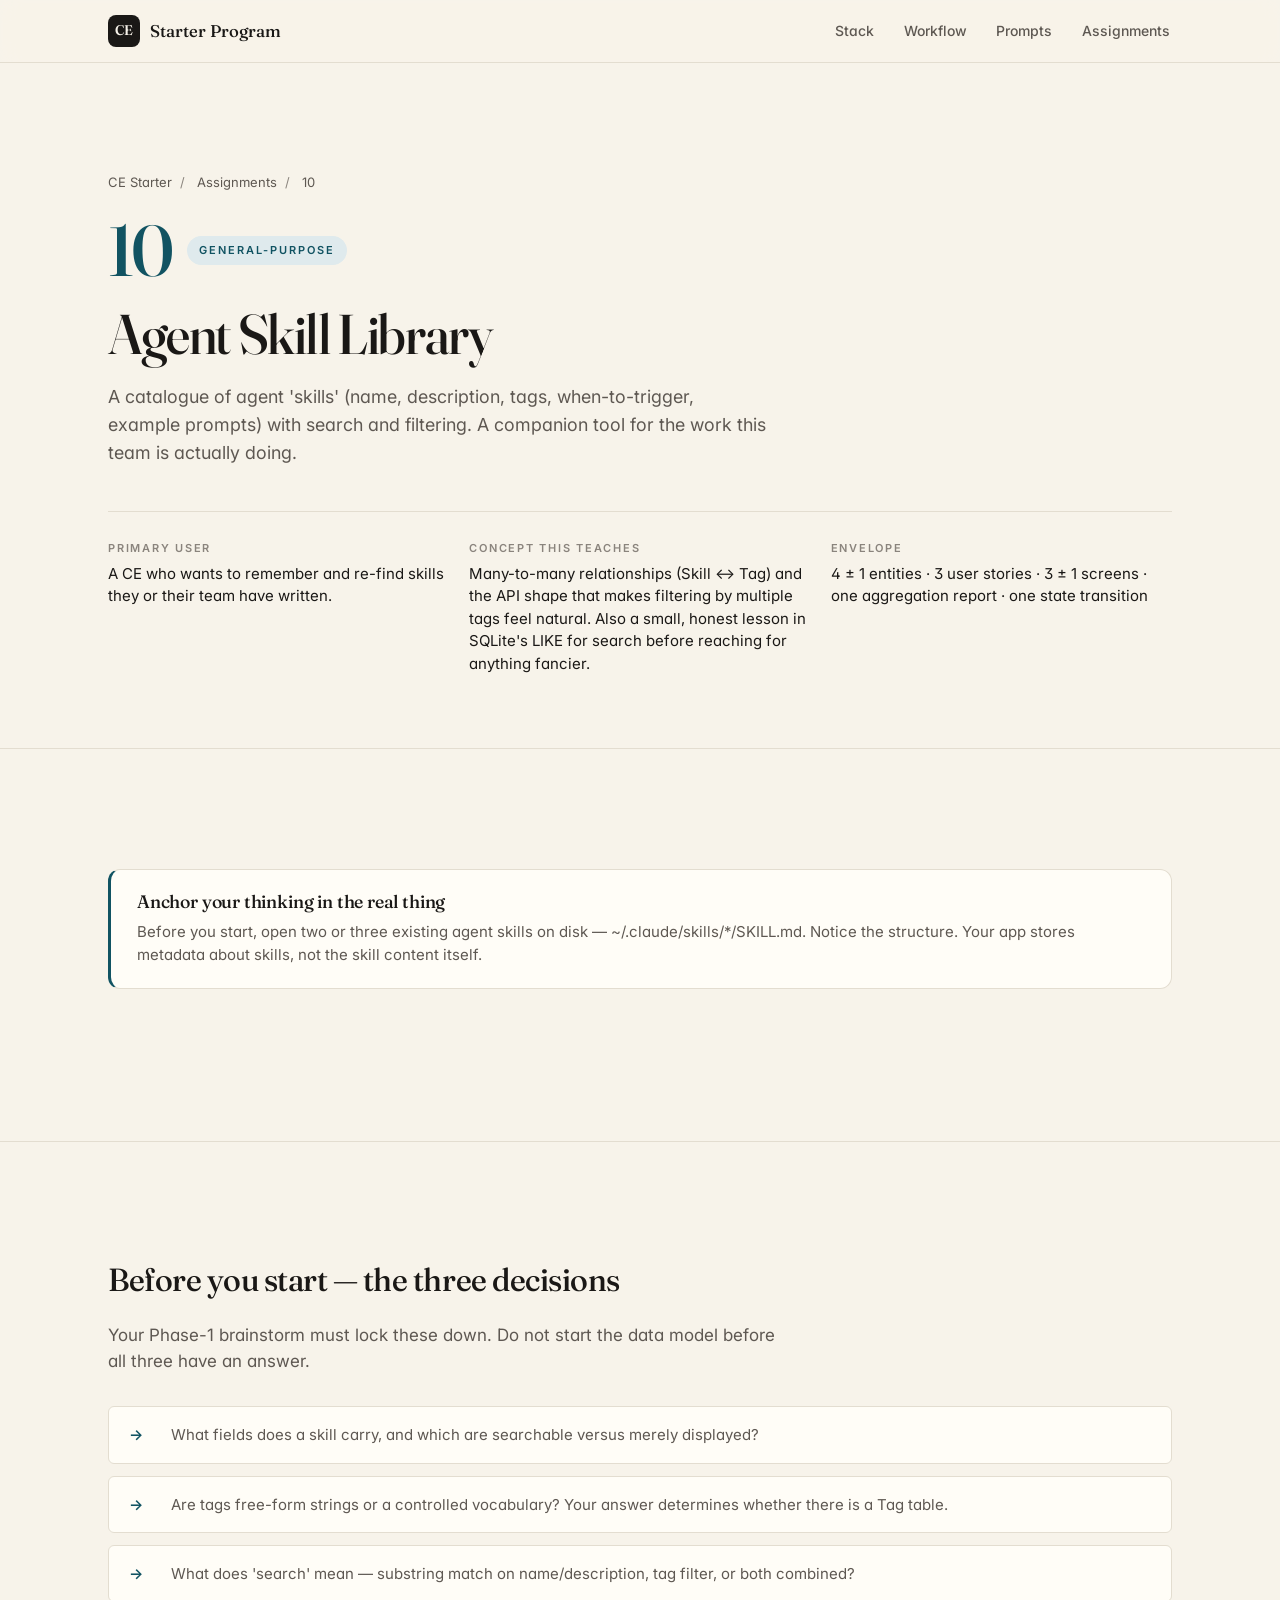
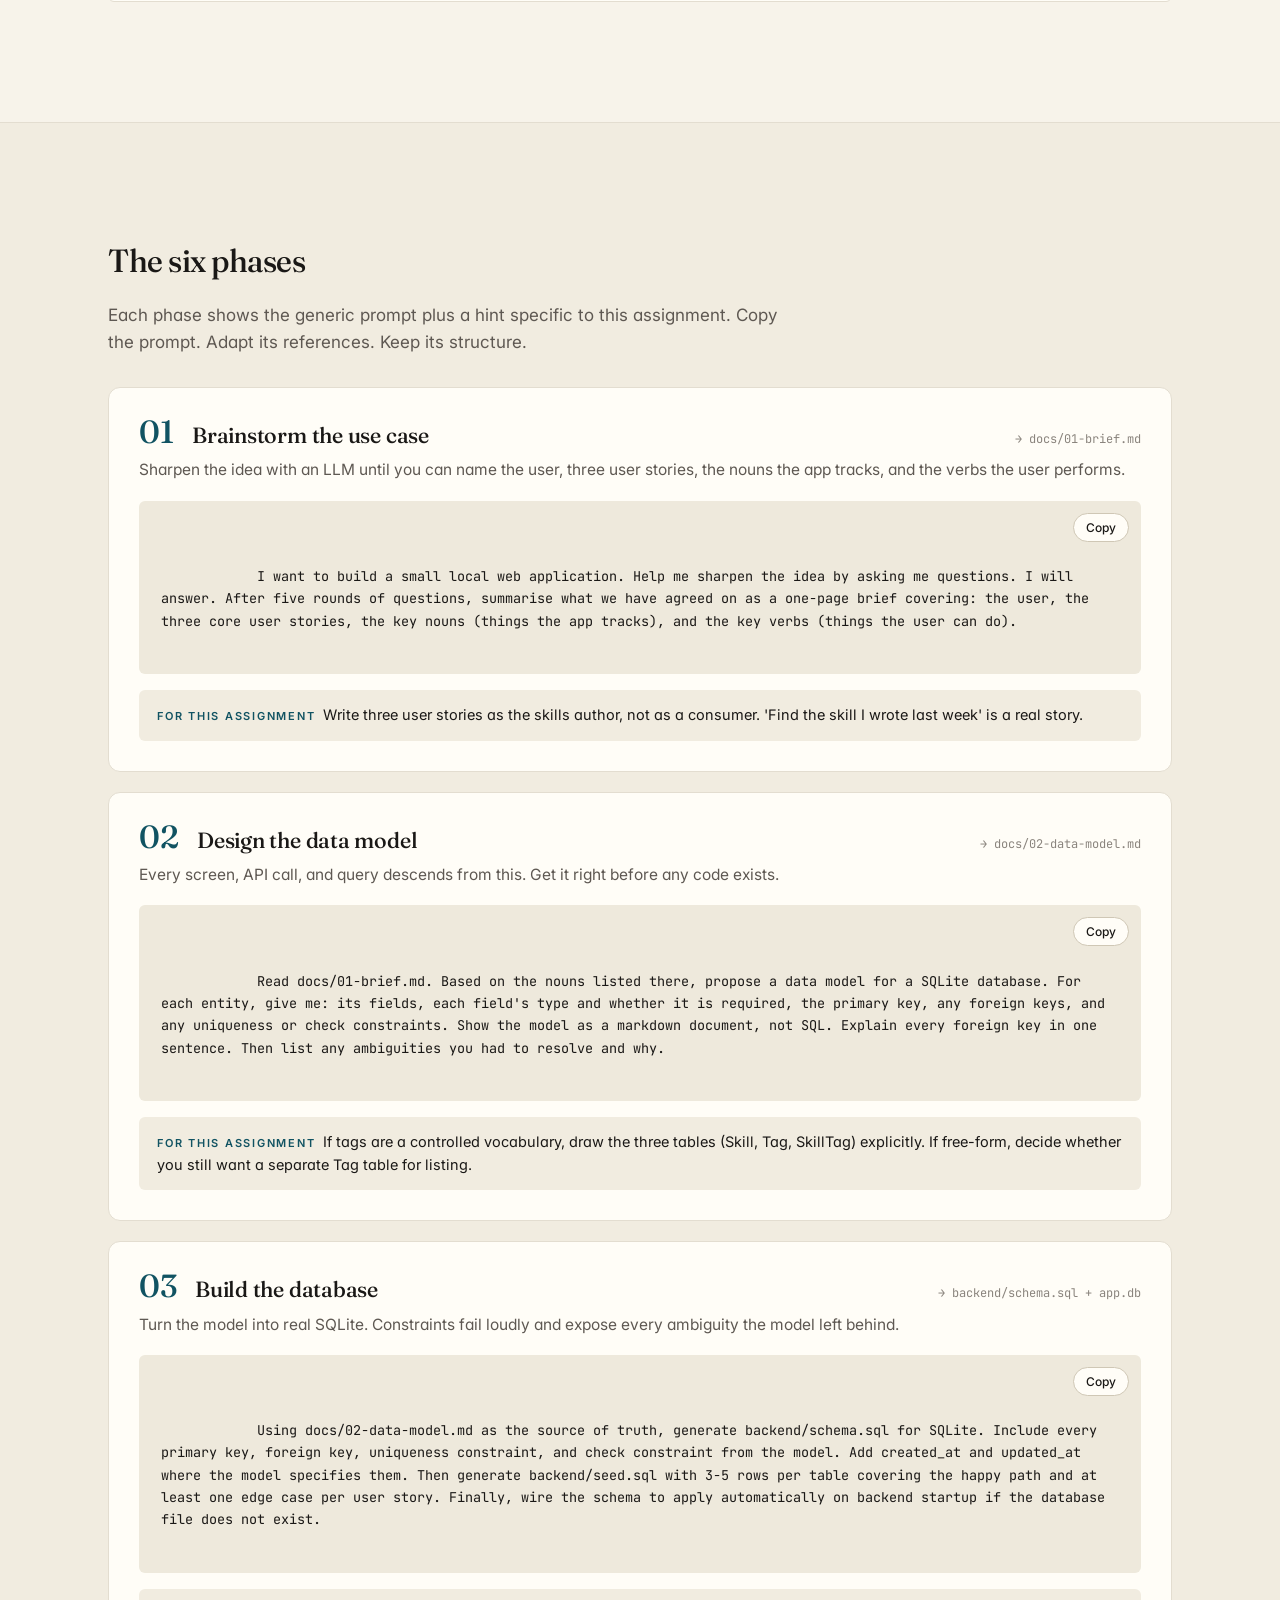
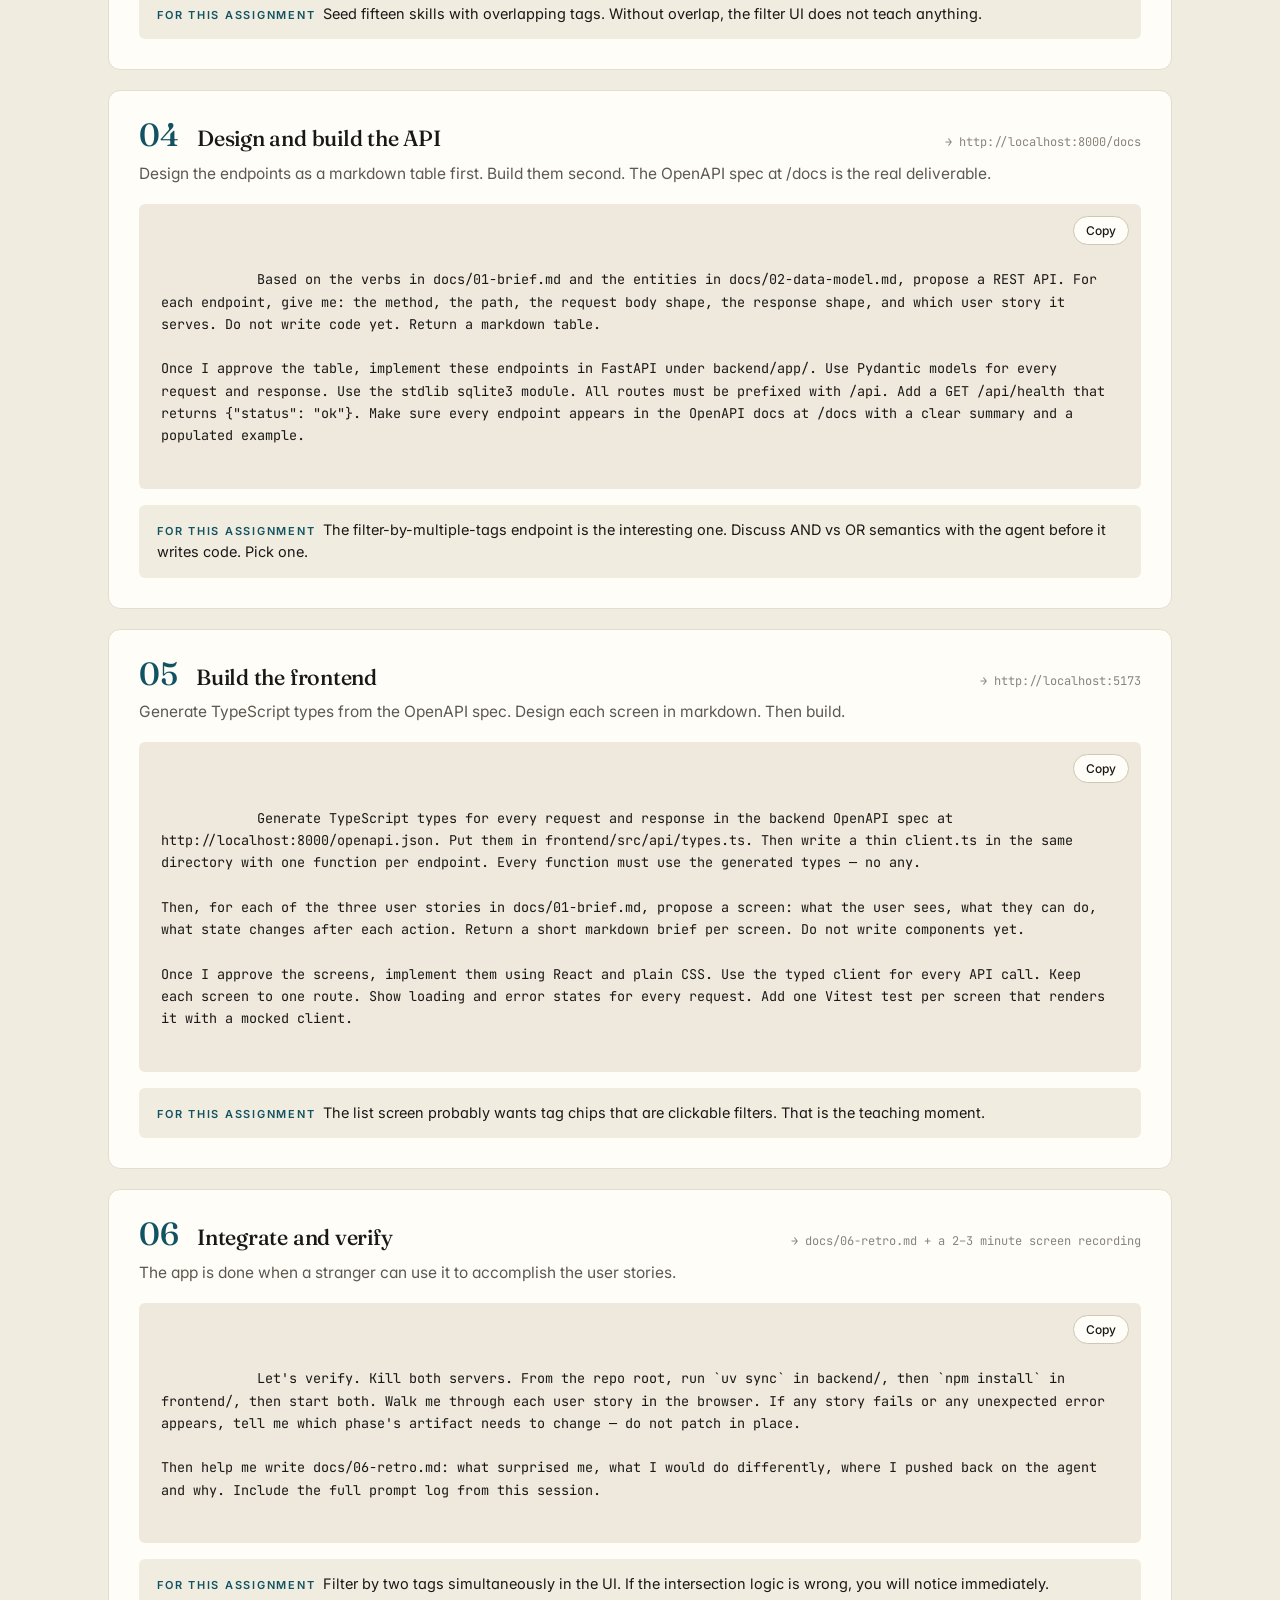
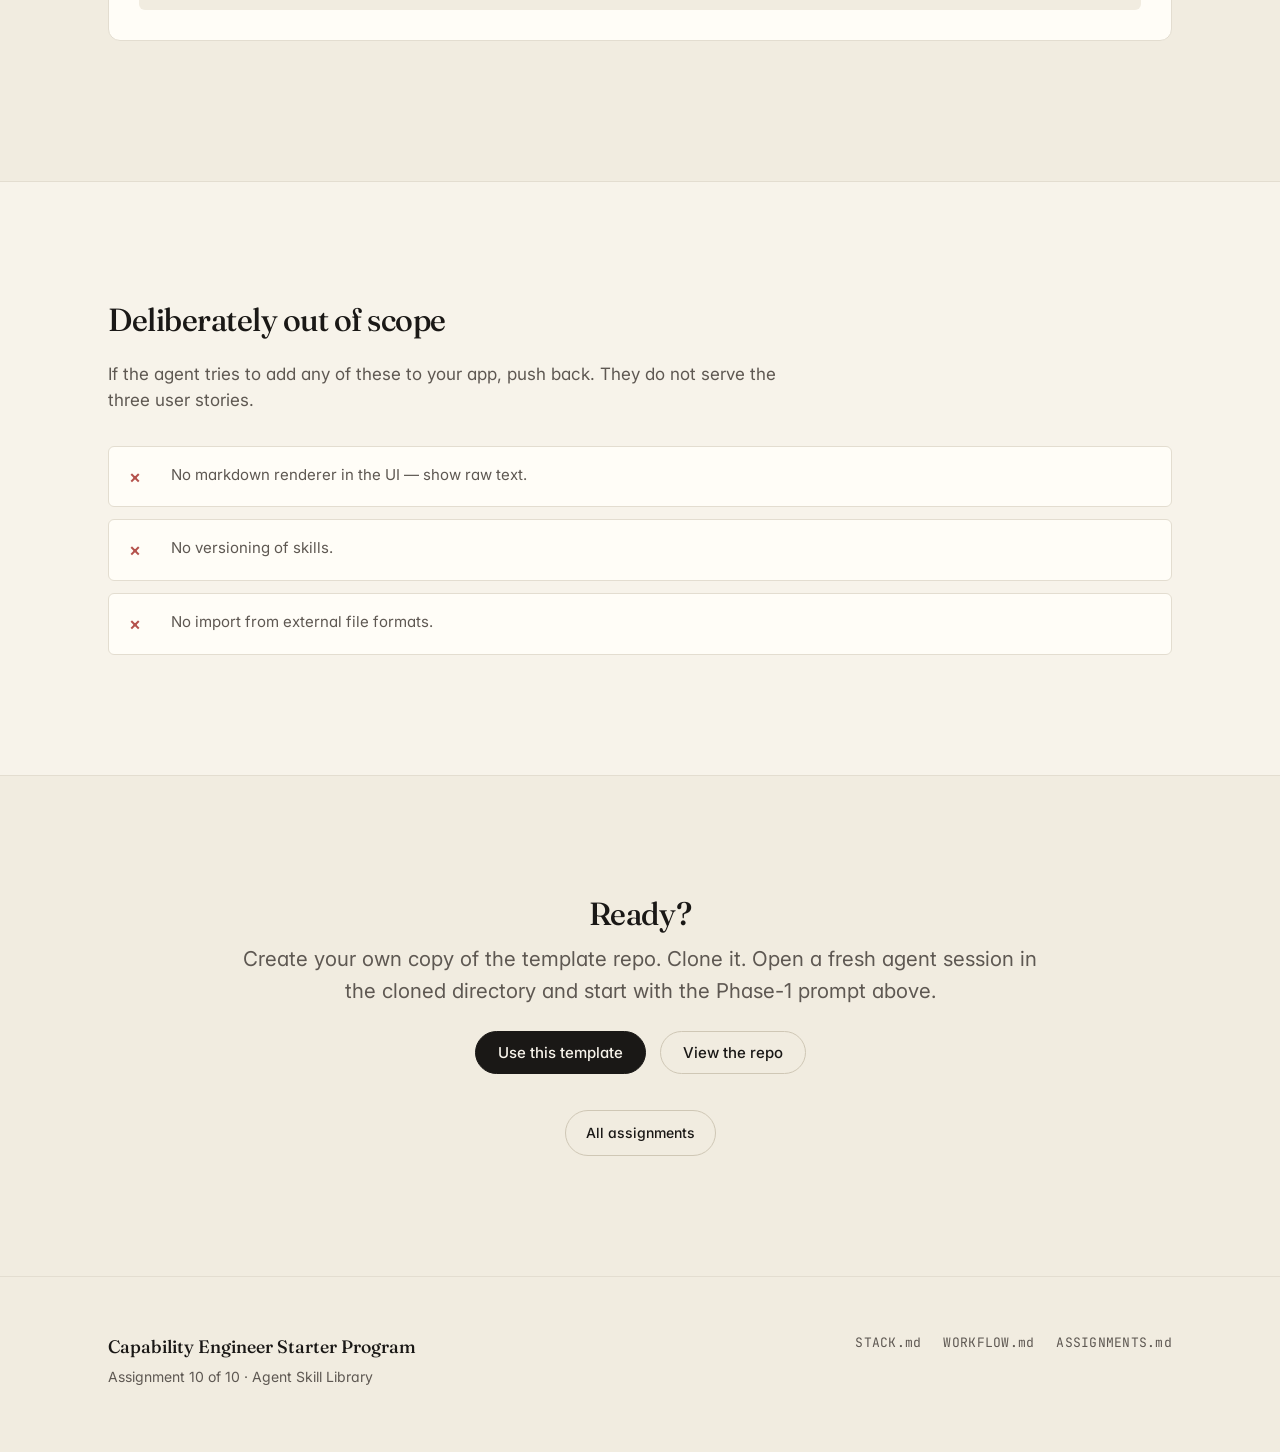
<file: assignments/10-agent-skill-library/index.html>
<!DOCTYPE html>
<html lang="en">
<head>
  <meta charset="UTF-8" />
  <meta name="viewport" content="width=device-width, initial-scale=1.0" />
  <title>Assignment 10 — Agent Skill Library · CE Starter</title>
  <meta name="description" content="A catalogue of agent &#x27;skills&#x27; (name, description, tags, when-to-trigger, example prompts) with search and filtering. A companion tool for the work this team is actually doing." />
  <link rel="preconnect" href="https://fonts.googleapis.com" />
  <link rel="preconnect" href="https://fonts.gstatic.com" crossorigin />
  <link href="https://fonts.googleapis.com/css2?family=Fraunces:opsz,wght@9..144,400;9..144,500;9..144,600;9..144,700&family=Inter:wght@400;500;600&family=JetBrains+Mono:wght@400;500&display=swap" rel="stylesheet" />
  <link rel="stylesheet" href="../../styles.css" />
  <style>
    .assignment-hero { padding: clamp(56px, 9vw, 96px) 0 clamp(32px, 5vw, 56px); }
    .breadcrumb { font-size: 13px; color: var(--ink-muted); margin-bottom: 28px; }
    .breadcrumb a { color: var(--ink-muted); text-decoration: none; }
    .breadcrumb a:hover { color: var(--ink); }
    .breadcrumb span { margin: 0 8px; color: var(--ink-subtle); }
    .hero-meta { display: flex; gap: 16px; flex-wrap: wrap; align-items: center; margin-bottom: 24px; }
    .hero-meta .big-num { font-family: var(--font-display); font-variation-settings: "opsz" 144; font-size: 72px; line-height: 0.85; color: var(--accent); font-weight: 500; letter-spacing: -0.04em; }
    .hero-meta .cat-tag { font-size: 11px; font-weight: 600; letter-spacing: 0.18em; text-transform: uppercase; padding: 6px 12px; border-radius: 999px; background: var(--accent-soft); color: var(--accent); }
    .a-title { font-family: var(--font-display); font-variation-settings: "opsz" 144; font-weight: 500; font-size: clamp(34px, 5vw, 56px); line-height: 1.04; letter-spacing: -0.025em; margin: 0 0 20px; max-width: 18ch; }
    .a-pitch { font-size: clamp(17px, 1.4vw, 20px); color: var(--ink-muted); max-width: 60ch; margin: 0; }
    .facts { display: grid; grid-template-columns: repeat(auto-fit, minmax(240px, 1fr)); gap: 20px; margin-top: 44px; padding: 28px 0 0; border-top: 1px solid var(--rule); }
    .fact-label { font-size: 11px; font-weight: 600; letter-spacing: 0.16em; text-transform: uppercase; color: var(--ink-subtle); margin: 0 0 6px; }
    .fact-body { margin: 0; font-size: 15px; color: var(--ink); line-height: 1.5; }
    .callout { background: var(--surface); border: 1px solid var(--rule); border-left: 3px solid var(--accent); border-radius: var(--radius); padding: 22px 26px; margin: 0 0 32px; }
    .callout h3 { font-family: var(--font-display); font-variation-settings: "opsz" 36; font-size: 18px; font-weight: 500; margin: 0 0 8px; }
    .callout p { margin: 0; color: var(--ink-muted); font-size: 15px; line-height: 1.55; }
    .lock-down, .guardrails { list-style: none; padding: 0; margin: 0; display: grid; gap: 12px; }
    .lock-down li, .guardrails li { padding: 16px 20px; background: var(--surface); border: 1px solid var(--rule); border-radius: var(--radius-sm); color: var(--ink-muted); font-size: 15px; line-height: 1.55; display: grid; grid-template-columns: 28px 1fr; gap: 14px; }
    .lock-down li::before { content: "→"; color: var(--accent); font-weight: 600; }
    .guardrails li::before { content: "×"; color: #b4524c; font-weight: 600; font-size: 18px; }
    .phase-block { background: var(--surface); border: 1px solid var(--rule); border-radius: var(--radius); padding: 28px 30px 30px; margin-bottom: 20px; }
    .phase-head-row { display: flex; align-items: baseline; gap: 18px; margin-bottom: 10px; flex-wrap: wrap; }
    .phase-num { font-family: var(--font-display); font-variation-settings: "opsz" 48; font-size: 32px; font-weight: 500; color: var(--accent); line-height: 1; }
    .phase-num::before { content: "0"; }
    .phase-block h3 { font-family: var(--font-display); font-variation-settings: "opsz" 48; font-size: 22px; font-weight: 500; margin: 0; line-height: 1.15; }
    .phase-artifact { font-family: var(--font-mono); font-size: 12px; color: var(--ink-subtle); margin-left: auto; }
    .phase-lede { color: var(--ink-muted); margin: 0 0 18px; font-size: 15.5px; }
    .phase-hint { background: var(--bg-alt); border-radius: var(--radius-sm); padding: 14px 18px; margin-top: 16px; font-size: 14.5px; color: var(--ink); line-height: 1.55; }
    .phase-hint-label { font-size: 11px; font-weight: 600; letter-spacing: 0.16em; text-transform: uppercase; color: var(--accent); margin-right: 8px; }
    .back-cta { display: inline-flex; align-items: center; gap: 8px; padding: 11px 20px; border: 1px solid var(--rule-strong); border-radius: 999px; font-size: 14px; font-weight: 500; text-decoration: none; color: var(--ink); background: transparent; transition: all 140ms ease; }
    .back-cta:hover { border-color: var(--ink); }
    .section-title { font-family: var(--font-display); font-variation-settings: "opsz" 64; font-size: clamp(24px, 3vw, 32px); font-weight: 500; letter-spacing: -0.015em; margin: 0 0 24px; }
  </style>
</head>
<body>
  <header class="site-nav is-stuck">
    <div class="nav-inner">
      <a href="../../index.html" class="brand">
        <span class="brand-mark">CE</span>
        <span class="brand-text">Starter Program</span>
      </a>
      <nav class="nav-links" aria-label="Primary">
        <a href="../../index.html#stack">Stack</a>
        <a href="../../index.html#workflow">Workflow</a>
        <a href="../../index.html#prompts">Prompts</a>
        <a href="../../index.html#assignments">Assignments</a>
      </nav>
    </div>
  </header>

  <main>
    <section class="assignment-hero">
      <div class="wrap">
        <p class="breadcrumb">
          <a href="../../index.html">CE Starter</a><span>/</span>
          <a href="../../index.html#assignments">Assignments</a><span>/</span>
          10
        </p>
        <div class="hero-meta">
          <span class="big-num">10</span>
          <span class="cat-tag">General-purpose</span>
        </div>
        <h1 class="a-title">Agent Skill Library</h1>
        <p class="a-pitch">A catalogue of agent &#x27;skills&#x27; (name, description, tags, when-to-trigger, example prompts) with search and filtering. A companion tool for the work this team is actually doing.</p>
        <dl class="facts">
          <div>
            <p class="fact-label">Primary user</p>
            <p class="fact-body">A CE who wants to remember and re-find skills they or their team have written.</p>
          </div>
          <div>
            <p class="fact-label">Concept this teaches</p>
            <p class="fact-body">Many-to-many relationships (Skill ↔ Tag) and the API shape that makes filtering by multiple tags feel natural. Also a small, honest lesson in SQLite&#x27;s LIKE for search before reaching for anything fancier.</p>
          </div>
          <div>
            <p class="fact-label">Envelope</p>
            <p class="fact-body">4 ± 1 entities · 3 user stories · 3 ± 1 screens · one aggregation report · one state transition</p>
          </div>
        </dl>
      </div>
    </section>

    <section class="section"><div class="wrap"><div class="callout"><h3>Anchor your thinking in the real thing</h3><p>Before you start, open two or three existing agent skills on disk — ~/.claude/skills/*/SKILL.md. Notice the structure. Your app stores metadata about skills, not the skill content itself.</p></div></div></section>

    <section class="section">
      <div class="wrap">
        <h2 class="section-title">Before you start — the three decisions</h2>
        <p class="lede-sm" style="margin: 0 0 32px;">Your Phase-1 brainstorm must lock these down. Do not start the data model before all three have an answer.</p>
        <ul class="lock-down">
          <li>What fields does a skill carry, and which are searchable versus merely displayed?</li>
          <li>Are tags free-form strings or a controlled vocabulary? Your answer determines whether there is a Tag table.</li>
          <li>What does &#x27;search&#x27; mean — substring match on name/description, tag filter, or both combined?</li>
        </ul>
      </div>
    </section>

    <section class="section section-alt">
      <div class="wrap">
        <h2 class="section-title">The six phases</h2>
        <p class="lede-sm" style="margin: 0 0 32px;">Each phase shows the generic prompt plus a hint specific to this assignment. Copy the prompt. Adapt its references. Keep its structure.</p>
        <article class="phase-block">
          <div class="phase-head-row">
            <span class="phase-num">1</span>
            <h3>Brainstorm the use case</h3>
            <span class="phase-artifact">→ docs/01-brief.md</span>
          </div>
          <p class="phase-lede">Sharpen the idea with an LLM until you can name the user, three user stories, the nouns the app tracks, and the verbs the user performs.</p>
          <div class="prompt-body">
            <button class="copy-btn" type="button" data-copy>Copy</button>
            <span class="prompt-text">I want to build a small local web application. Help me sharpen the idea by asking me questions. I will answer. After five rounds of questions, summarise what we have agreed on as a one-page brief covering: the user, the three core user stories, the key nouns (things the app tracks), and the key verbs (things the user can do).</span>
          </div>
          <div class="phase-hint"><span class="phase-hint-label">For this assignment</span>Write three user stories as the skills author, not as a consumer. &#x27;Find the skill I wrote last week&#x27; is a real story.</div>
        </article>
        <article class="phase-block">
          <div class="phase-head-row">
            <span class="phase-num">2</span>
            <h3>Design the data model</h3>
            <span class="phase-artifact">→ docs/02-data-model.md</span>
          </div>
          <p class="phase-lede">Every screen, API call, and query descends from this. Get it right before any code exists.</p>
          <div class="prompt-body">
            <button class="copy-btn" type="button" data-copy>Copy</button>
            <span class="prompt-text">Read docs/01-brief.md. Based on the nouns listed there, propose a data model for a SQLite database. For each entity, give me: its fields, each field&#x27;s type and whether it is required, the primary key, any foreign keys, and any uniqueness or check constraints. Show the model as a markdown document, not SQL. Explain every foreign key in one sentence. Then list any ambiguities you had to resolve and why.</span>
          </div>
          <div class="phase-hint"><span class="phase-hint-label">For this assignment</span>If tags are a controlled vocabulary, draw the three tables (Skill, Tag, SkillTag) explicitly. If free-form, decide whether you still want a separate Tag table for listing.</div>
        </article>
        <article class="phase-block">
          <div class="phase-head-row">
            <span class="phase-num">3</span>
            <h3>Build the database</h3>
            <span class="phase-artifact">→ backend/schema.sql + app.db</span>
          </div>
          <p class="phase-lede">Turn the model into real SQLite. Constraints fail loudly and expose every ambiguity the model left behind.</p>
          <div class="prompt-body">
            <button class="copy-btn" type="button" data-copy>Copy</button>
            <span class="prompt-text">Using docs/02-data-model.md as the source of truth, generate backend/schema.sql for SQLite. Include every primary key, foreign key, uniqueness constraint, and check constraint from the model. Add created_at and updated_at where the model specifies them. Then generate backend/seed.sql with 3-5 rows per table covering the happy path and at least one edge case per user story. Finally, wire the schema to apply automatically on backend startup if the database file does not exist.</span>
          </div>
          <div class="phase-hint"><span class="phase-hint-label">For this assignment</span>Seed fifteen skills with overlapping tags. Without overlap, the filter UI does not teach anything.</div>
        </article>
        <article class="phase-block">
          <div class="phase-head-row">
            <span class="phase-num">4</span>
            <h3>Design and build the API</h3>
            <span class="phase-artifact">→ http://localhost:8000/docs</span>
          </div>
          <p class="phase-lede">Design the endpoints as a markdown table first. Build them second. The OpenAPI spec at /docs is the real deliverable.</p>
          <div class="prompt-body">
            <button class="copy-btn" type="button" data-copy>Copy</button>
            <span class="prompt-text">Based on the verbs in docs/01-brief.md and the entities in docs/02-data-model.md, propose a REST API. For each endpoint, give me: the method, the path, the request body shape, the response shape, and which user story it serves. Do not write code yet. Return a markdown table.

Once I approve the table, implement these endpoints in FastAPI under backend/app/. Use Pydantic models for every request and response. Use the stdlib sqlite3 module. All routes must be prefixed with /api. Add a GET /api/health that returns {&quot;status&quot;: &quot;ok&quot;}. Make sure every endpoint appears in the OpenAPI docs at /docs with a clear summary and a populated example.</span>
          </div>
          <div class="phase-hint"><span class="phase-hint-label">For this assignment</span>The filter-by-multiple-tags endpoint is the interesting one. Discuss AND vs OR semantics with the agent before it writes code. Pick one.</div>
        </article>
        <article class="phase-block">
          <div class="phase-head-row">
            <span class="phase-num">5</span>
            <h3>Build the frontend</h3>
            <span class="phase-artifact">→ http://localhost:5173</span>
          </div>
          <p class="phase-lede">Generate TypeScript types from the OpenAPI spec. Design each screen in markdown. Then build.</p>
          <div class="prompt-body">
            <button class="copy-btn" type="button" data-copy>Copy</button>
            <span class="prompt-text">Generate TypeScript types for every request and response in the backend OpenAPI spec at http://localhost:8000/openapi.json. Put them in frontend/src/api/types.ts. Then write a thin client.ts in the same directory with one function per endpoint. Every function must use the generated types — no any.

Then, for each of the three user stories in docs/01-brief.md, propose a screen: what the user sees, what they can do, what state changes after each action. Return a short markdown brief per screen. Do not write components yet.

Once I approve the screens, implement them using React and plain CSS. Use the typed client for every API call. Keep each screen to one route. Show loading and error states for every request. Add one Vitest test per screen that renders it with a mocked client.</span>
          </div>
          <div class="phase-hint"><span class="phase-hint-label">For this assignment</span>The list screen probably wants tag chips that are clickable filters. That is the teaching moment.</div>
        </article>
        <article class="phase-block">
          <div class="phase-head-row">
            <span class="phase-num">6</span>
            <h3>Integrate and verify</h3>
            <span class="phase-artifact">→ docs/06-retro.md + a 2–3 minute screen recording</span>
          </div>
          <p class="phase-lede">The app is done when a stranger can use it to accomplish the user stories.</p>
          <div class="prompt-body">
            <button class="copy-btn" type="button" data-copy>Copy</button>
            <span class="prompt-text">Let&#x27;s verify. Kill both servers. From the repo root, run `uv sync` in backend/, then `npm install` in frontend/, then start both. Walk me through each user story in the browser. If any story fails or any unexpected error appears, tell me which phase&#x27;s artifact needs to change — do not patch in place.

Then help me write docs/06-retro.md: what surprised me, what I would do differently, where I pushed back on the agent and why. Include the full prompt log from this session.</span>
          </div>
          <div class="phase-hint"><span class="phase-hint-label">For this assignment</span>Filter by two tags simultaneously in the UI. If the intersection logic is wrong, you will notice immediately.</div>
        </article>
      </div>
    </section>

    <section class="section">
      <div class="wrap">
        <h2 class="section-title">Deliberately out of scope</h2>
        <p class="lede-sm" style="margin: 0 0 32px;">If the agent tries to add any of these to your app, push back. They do not serve the three user stories.</p>
        <ul class="guardrails">
          <li>No markdown renderer in the UI — show raw text.</li>
          <li>No versioning of skills.</li>
          <li>No import from external file formats.</li>
        </ul>
      </div>
    </section>

    <section class="section section-alt">
      <div class="wrap" style="text-align: center;">
        <h2 class="section-title" style="margin-bottom: 12px;">Ready?</h2>
        <p class="lede" style="margin: 0 auto 24px;">Create your own copy of the template repo. Clone it. Open a fresh agent session in the cloned directory and start with the Phase-1 prompt above.</p>
        <p style="margin: 0 0 36px; display: flex; gap: 14px; justify-content: center; flex-wrap: wrap;">
          <a href="https://github.com/SSI-Strategy/ce-10-agent-skill-library/generate" target="_blank" rel="noopener" class="btn btn-primary">Use this template</a>
          <a href="https://github.com/SSI-Strategy/ce-10-agent-skill-library" target="_blank" rel="noopener" class="btn btn-secondary">View the repo</a>
        </p>
        <a href="../../index.html#assignments" class="back-cta">All assignments</a>
      </div>
    </section>
  </main>

  <footer class="site-footer">
    <div class="wrap footer-inner">
      <div>
        <p class="footer-brand">Capability Engineer Starter Program</p>
        <p class="footer-text">Assignment 10 of 10 · Agent Skill Library</p>
      </div>
      <div class="footer-links">
        <a href="../../STACK.md">STACK.md</a>
        <a href="../../WORKFLOW.md">WORKFLOW.md</a>
        <a href="../../ASSIGNMENTS.md">ASSIGNMENTS.md</a>
      </div>
    </div>
  </footer>

  <script>
    document.querySelectorAll("[data-copy]").forEach(btn => {
      btn.addEventListener("click", async () => {
        const text = btn.parentElement.querySelector(".prompt-text").textContent;
        try { await navigator.clipboard.writeText(text); } catch { /* fallback skipped */ }
        btn.textContent = "Copied";
        btn.classList.add("is-copied");
        setTimeout(() => { btn.textContent = "Copy"; btn.classList.remove("is-copied"); }, 1600);
      });
    });
  </script>
</body>
</html>
</file>
<file: styles.css>
/* ============================================================
   Capability Engineer Starter Program — editorial static site
   Design tokens first. No frameworks. System-agnostic.
   ============================================================ */

:root {
  --bg: #f7f3ea;
  --bg-alt: #f1ece0;
  --surface: #fffdf7;
  --ink: #1a1816;
  --ink-muted: #5e5852;
  --ink-subtle: #8a847d;
  --rule: #e3ddd0;
  --rule-strong: #cfc7b5;
  --accent: #115362;
  --accent-hover: #0b3e4a;
  --accent-ink: #fbf8f2;
  --accent-soft: #dfeaed;
  --mono-bg: #eee9dc;
  --radius-sm: 6px;
  --radius: 12px;
  --radius-lg: 18px;
  --max: 1160px;
  --pad: clamp(20px, 4vw, 48px);
  --section-y: clamp(72px, 10vw, 120px);
  --font-display: "Fraunces", "Georgia", serif;
  --font-sans: "Inter", -apple-system, BlinkMacSystemFont, "Segoe UI", sans-serif;
  --font-mono: "JetBrains Mono", ui-monospace, SFMono-Regular, Menlo, monospace;
}

/* ---------- reset & base ---------- */

*, *::before, *::after { box-sizing: border-box; }

html { scroll-behavior: smooth; scroll-padding-top: 72px; }

body {
  margin: 0;
  background: var(--bg);
  color: var(--ink);
  font-family: var(--font-sans);
  font-size: 17px;
  line-height: 1.55;
  font-feature-settings: "ss01", "cv11";
  -webkit-font-smoothing: antialiased;
  -moz-osx-font-smoothing: grayscale;
  text-rendering: optimizeLegibility;
}

img, svg { display: block; max-width: 100%; }

a { color: var(--accent); text-underline-offset: 3px; text-decoration-thickness: 1px; }
a:hover { color: var(--accent-hover); }

code, kbd, pre, samp {
  font-family: var(--font-mono);
  font-size: 0.92em;
}

:not(pre) > code {
  background: var(--mono-bg);
  padding: 0.08em 0.4em;
  border-radius: 4px;
}

.wrap {
  max-width: var(--max);
  margin: 0 auto;
  padding: 0 var(--pad);
}

/* ---------- typography ---------- */

h1, h2, h3, h4 {
  font-family: var(--font-display);
  font-weight: 500;
  letter-spacing: -0.01em;
  line-height: 1.1;
  color: var(--ink);
  margin: 0;
  font-variation-settings: "opsz" 48;
}

.display {
  font-size: clamp(40px, 6vw, 72px);
  font-weight: 500;
  line-height: 1.02;
  letter-spacing: -0.025em;
  margin: 0 0 28px;
  font-variation-settings: "opsz" 144;
}

.display em {
  font-style: italic;
  color: var(--accent);
  font-weight: 500;
}

.h2 {
  font-size: clamp(28px, 3.4vw, 44px);
  line-height: 1.08;
  letter-spacing: -0.02em;
  font-variation-settings: "opsz" 80;
}

.h3 {
  font-size: 22px;
  line-height: 1.2;
}

.eyebrow {
  font-family: var(--font-sans);
  text-transform: uppercase;
  letter-spacing: 0.14em;
  font-size: 12px;
  font-weight: 600;
  color: var(--accent);
  margin: 0 0 14px;
}

.lede {
  font-size: clamp(18px, 1.6vw, 21px);
  color: var(--ink-muted);
  max-width: 62ch;
  margin: 0;
  line-height: 1.55;
}

.lede-sm {
  font-size: 17px;
  color: var(--ink-muted);
  max-width: 62ch;
  margin: 18px 0 0;
}

/* ---------- nav ---------- */

.site-nav {
  position: sticky;
  top: 0;
  z-index: 30;
  background: color-mix(in srgb, var(--bg) 88%, transparent);
  backdrop-filter: saturate(140%) blur(10px);
  -webkit-backdrop-filter: saturate(140%) blur(10px);
  border-bottom: 1px solid transparent;
  transition: border-color 160ms ease;
}
.site-nav.is-stuck { border-bottom-color: var(--rule); }

.nav-inner {
  max-width: var(--max);
  margin: 0 auto;
  padding: 14px var(--pad);
  display: flex;
  align-items: center;
  justify-content: space-between;
  gap: 24px;
}

.brand {
  display: inline-flex;
  align-items: center;
  gap: 10px;
  text-decoration: none;
  color: var(--ink);
  font-weight: 500;
}

.brand-mark {
  display: inline-flex;
  align-items: center;
  justify-content: center;
  width: 32px;
  height: 32px;
  background: var(--ink);
  color: var(--bg);
  border-radius: 8px;
  font-family: var(--font-display);
  font-variation-settings: "opsz" 72;
  font-weight: 600;
  font-size: 14px;
  letter-spacing: 0;
}

.brand-text {
  font-family: var(--font-display);
  font-variation-settings: "opsz" 40;
  font-size: 17px;
  font-weight: 500;
}

.nav-links {
  display: flex;
  gap: clamp(14px, 2vw, 28px);
}

.nav-links a {
  color: var(--ink-muted);
  text-decoration: none;
  font-size: 14px;
  font-weight: 500;
  padding: 6px 2px;
  position: relative;
}

.nav-links a::after {
  content: "";
  position: absolute;
  left: 0; right: 0; bottom: 0;
  height: 1px;
  background: var(--ink);
  transform: scaleX(0);
  transform-origin: left;
  transition: transform 180ms ease;
}
.nav-links a:hover { color: var(--ink); }
.nav-links a:hover::after { transform: scaleX(1); }
.nav-links a.is-active { color: var(--ink); }
.nav-links a.is-active::after { transform: scaleX(1); background: var(--accent); }

@media (max-width: 640px) {
  .nav-links { display: none; }
}

/* ---------- hero ---------- */

.hero {
  padding: clamp(80px, 12vw, 140px) 0 clamp(64px, 10vw, 110px);
  position: relative;
  overflow: hidden;
}
.hero::before {
  content: "";
  position: absolute;
  left: 50%;
  top: 40%;
  width: 600px;
  height: 600px;
  background: radial-gradient(closest-side, color-mix(in srgb, var(--accent) 12%, transparent), transparent);
  transform: translate(-50%, -50%);
  pointer-events: none;
  opacity: 0.6;
}
.hero .wrap { position: relative; }

.cta-row {
  display: flex;
  flex-wrap: wrap;
  gap: 14px;
  margin-top: 40px;
}

.btn {
  display: inline-flex;
  align-items: center;
  gap: 8px;
  padding: 13px 22px;
  border-radius: 999px;
  font-weight: 500;
  font-size: 15px;
  text-decoration: none;
  border: 1px solid transparent;
  transition: transform 140ms ease, background 160ms ease, color 160ms ease, border-color 160ms ease;
  line-height: 1;
}

.btn-primary {
  background: var(--ink);
  color: var(--bg);
  border-color: var(--ink);
}
.btn-primary:hover { background: var(--accent); border-color: var(--accent); color: var(--accent-ink); }

.btn-secondary {
  background: transparent;
  color: var(--ink);
  border-color: var(--rule-strong);
}
.btn-secondary:hover { border-color: var(--ink); }

/* ---------- sections ---------- */

.section {
  padding: var(--section-y) 0;
  border-top: 1px solid var(--rule);
}

.section-alt {
  background: var(--bg-alt);
}

.section-head {
  max-width: 64ch;
  margin-bottom: clamp(40px, 5vw, 64px);
}

/* ---------- three-col tiles (program) ---------- */

.three-col {
  display: grid;
  grid-template-columns: repeat(auto-fit, minmax(260px, 1fr));
  gap: 24px;
}

.tile {
  background: var(--surface);
  border: 1px solid var(--rule);
  border-radius: var(--radius);
  padding: 28px 28px 30px;
  position: relative;
  transition: border-color 160ms ease, transform 160ms ease;
}

.tile::before {
  content: "";
  position: absolute;
  top: 24px;
  left: 0;
  width: 3px;
  height: 28px;
  background: var(--accent);
  border-radius: 0 2px 2px 0;
}

.tile:hover { border-color: var(--rule-strong); }

.tile-title {
  font-family: var(--font-display);
  font-variation-settings: "opsz" 36;
  font-size: 20px;
  font-weight: 500;
  margin: 0 0 10px;
}

.tile p { margin: 0; color: var(--ink-muted); font-size: 15.5px; }

/* ---------- stack grid ---------- */

.stack-grid {
  display: grid;
  grid-template-columns: repeat(auto-fit, minmax(240px, 1fr));
  gap: 20px;
}

.stack-card {
  background: var(--surface);
  border: 1px solid var(--rule);
  border-radius: var(--radius);
  padding: 28px 26px;
  transition: border-color 160ms ease;
}

.stack-card:hover { border-color: var(--accent); }

.stack-kicker {
  font-size: 11px;
  font-weight: 600;
  letter-spacing: 0.18em;
  text-transform: uppercase;
  color: var(--ink-subtle);
  margin: 0 0 10px;
}

.stack-title {
  font-family: var(--font-display);
  font-variation-settings: "opsz" 36;
  font-size: 24px;
  font-weight: 500;
  margin: 0 0 12px;
}

.stack-body {
  margin: 0;
  color: var(--ink-muted);
  font-size: 15px;
  line-height: 1.55;
}

.prereq {
  margin-top: 40px;
  padding-top: 32px;
  border-top: 1px dashed var(--rule);
  color: var(--ink-muted);
  font-size: 15px;
}
.prereq strong { color: var(--ink); }

/* ---------- workflow phases ---------- */

.phase-list {
  list-style: none;
  padding: 0;
  margin: 0;
  counter-reset: phase;
  display: grid;
  gap: 18px;
}

.phase {
  background: var(--surface);
  border: 1px solid var(--rule);
  border-radius: var(--radius);
  padding: 30px 32px 32px;
  display: grid;
  grid-template-columns: 84px 1fr;
  gap: 28px;
  align-items: start;
  counter-increment: phase;
  transition: border-color 160ms ease;
}

.phase:hover { border-color: var(--rule-strong); }

.phase-marker {
  font-family: var(--font-display);
  font-variation-settings: "opsz" 144;
  font-size: 64px;
  font-weight: 500;
  color: var(--accent);
  line-height: 0.85;
  letter-spacing: -0.04em;
}

.phase-marker::before {
  content: "0" counter(phase);
}

.phase-body h3 {
  font-family: var(--font-display);
  font-variation-settings: "opsz" 48;
  font-size: 24px;
  font-weight: 500;
  margin: 0 0 6px;
}

.phase-concept {
  color: var(--ink-muted);
  margin: 0 0 18px;
  font-size: 16px;
}

.phase-meta {
  display: flex;
  flex-wrap: wrap;
  gap: 16px 28px;
  font-size: 14px;
}

.phase-meta dt {
  font-size: 11px;
  font-weight: 600;
  letter-spacing: 0.14em;
  text-transform: uppercase;
  color: var(--ink-subtle);
  margin-bottom: 4px;
}

.phase-meta dd { margin: 0; color: var(--ink); }
.phase-meta dd code {
  font-size: 13px;
  padding: 2px 6px;
}

.phase-meta > div { min-width: 160px; }

@media (max-width: 580px) {
  .phase { grid-template-columns: 1fr; padding: 26px; }
  .phase-marker { font-size: 44px; }
}

/* ---------- prompts ---------- */

.prompt-list {
  display: grid;
  gap: 22px;
}

.prompt-card {
  background: var(--surface);
  border: 1px solid var(--rule);
  border-radius: var(--radius);
  padding: 26px 28px 28px;
  transition: border-color 160ms ease;
}

.prompt-card:hover { border-color: var(--rule-strong); }

.prompt-head {
  display: flex;
  align-items: baseline;
  justify-content: space-between;
  gap: 16px;
  margin-bottom: 16px;
  flex-wrap: wrap;
}

.prompt-title {
  font-family: var(--font-display);
  font-variation-settings: "opsz" 40;
  font-size: 20px;
  font-weight: 500;
  margin: 0;
}

.prompt-phase {
  font-size: 11px;
  font-weight: 600;
  letter-spacing: 0.16em;
  text-transform: uppercase;
  color: var(--accent);
  padding: 4px 10px;
  border-radius: 999px;
  background: var(--accent-soft);
}

.prompt-body {
  position: relative;
  background: var(--mono-bg);
  border-radius: var(--radius-sm);
  padding: 20px 22px;
  font-family: var(--font-mono);
  font-size: 13.5px;
  line-height: 1.65;
  color: var(--ink);
  white-space: pre-wrap;
  overflow-wrap: break-word;
}

.copy-btn {
  position: absolute;
  top: 12px;
  right: 12px;
  background: var(--surface);
  border: 1px solid var(--rule-strong);
  color: var(--ink);
  font-family: var(--font-sans);
  font-size: 12px;
  font-weight: 500;
  padding: 6px 12px;
  border-radius: 999px;
  cursor: pointer;
  transition: background 140ms ease, color 140ms ease, border-color 140ms ease;
}
.copy-btn:hover {
  background: var(--ink);
  color: var(--bg);
  border-color: var(--ink);
}
.copy-btn.is-copied {
  background: var(--accent);
  color: var(--accent-ink);
  border-color: var(--accent);
}

/* ---------- assignments ---------- */

.filter-row {
  display: flex;
  flex-wrap: wrap;
  gap: 10px;
  margin-bottom: 36px;
}

.filter-pill {
  background: transparent;
  color: var(--ink-muted);
  border: 1px solid var(--rule-strong);
  border-radius: 999px;
  padding: 9px 16px;
  font-family: inherit;
  font-size: 14px;
  font-weight: 500;
  cursor: pointer;
  transition: all 140ms ease;
}

.filter-pill:hover { color: var(--ink); border-color: var(--ink); }

.filter-pill.is-active {
  background: var(--ink);
  color: var(--bg);
  border-color: var(--ink);
}

.assignment-grid {
  display: grid;
  grid-template-columns: repeat(auto-fit, minmax(320px, 1fr));
  gap: 20px;
}

.assignment {
  background: var(--surface);
  border: 1px solid var(--rule);
  border-radius: var(--radius);
  padding: 26px 28px 24px;
  display: flex;
  flex-direction: column;
  gap: 16px;
  transition: border-color 160ms ease, transform 160ms ease;
  cursor: pointer;
  text-align: left;
  font-family: inherit;
  font-size: inherit;
  color: inherit;
  appearance: none;
}

.assignment:hover {
  border-color: var(--accent);
}

.assignment.is-hidden { display: none; }

.assignment-head {
  display: flex;
  align-items: baseline;
  justify-content: space-between;
  gap: 16px;
}

.assignment-num {
  font-family: var(--font-display);
  font-variation-settings: "opsz" 144;
  font-size: 40px;
  font-weight: 500;
  color: var(--ink-subtle);
  line-height: 0.9;
  letter-spacing: -0.04em;
}

.assignment-cat {
  font-size: 10px;
  font-weight: 600;
  letter-spacing: 0.18em;
  text-transform: uppercase;
  padding: 4px 10px;
  border-radius: 999px;
  border: 1px solid var(--rule-strong);
  color: var(--ink-muted);
}

.assignment-cat[data-cat="clinical"] {
  background: var(--accent-soft);
  border-color: transparent;
  color: var(--accent);
}

.assignment-cat[data-cat="general"] {
  background: #ede7d6;
  border-color: transparent;
  color: #6b5a2f;
}

.assignment-title {
  font-family: var(--font-display);
  font-variation-settings: "opsz" 48;
  font-size: 22px;
  font-weight: 500;
  margin: 0;
  line-height: 1.15;
}

.assignment-pitch {
  margin: 0;
  color: var(--ink-muted);
  font-size: 15px;
  line-height: 1.55;
}

.assignment-foot {
  display: flex;
  justify-content: space-between;
  align-items: baseline;
  margin-top: auto;
  padding-top: 14px;
  border-top: 1px solid var(--rule);
  font-size: 13px;
  color: var(--ink-subtle);
}

.assignment-foot .concept {
  color: var(--ink);
  font-weight: 500;
}

.assignment-details {
  display: none;
  padding-top: 18px;
  border-top: 1px solid var(--rule);
  margin-top: 4px;
}

.assignment.is-open .assignment-details { display: block; }
.assignment.is-open { border-color: var(--accent); }

.details-block { margin-bottom: 18px; }
.details-block:last-child { margin-bottom: 0; }

.details-label {
  font-size: 11px;
  font-weight: 600;
  letter-spacing: 0.14em;
  text-transform: uppercase;
  color: var(--ink-subtle);
  margin: 0 0 8px;
}

.details-list {
  margin: 0;
  padding-left: 18px;
  color: var(--ink-muted);
  font-size: 14.5px;
  line-height: 1.55;
}
.details-list li { margin-bottom: 4px; }

.details-text {
  margin: 0;
  color: var(--ink-muted);
  font-size: 14.5px;
  line-height: 1.55;
}

.expand-hint {
  font-size: 12px;
  color: var(--ink-subtle);
  letter-spacing: 0.06em;
  text-transform: uppercase;
  font-weight: 500;
}

.assignment.is-open .expand-hint::before { content: "Hide"; }
.assignment:not(.is-open) .expand-hint::before { content: "Open"; }

.details-cta {
  padding-top: 14px;
  margin-top: 4px;
  border-top: 1px dashed var(--rule);
  display: flex;
  gap: 14px;
  align-items: center;
  flex-wrap: wrap;
}

.details-link {
  display: inline-flex;
  align-items: center;
  font-size: 13px;
  font-weight: 600;
  text-decoration: none;
  letter-spacing: 0.01em;
  padding: 8px 14px;
  border-radius: 999px;
  transition: all 140ms ease;
}

.details-link-primary {
  background: var(--accent);
  color: var(--accent-ink);
  border: 1px solid var(--accent);
}
.details-link-primary:hover {
  background: var(--accent-hover);
  color: var(--accent-ink);
}

.details-link-secondary {
  background: transparent;
  color: var(--ink-muted);
  border: 1px solid var(--rule-strong);
  font-weight: 500;
}
.details-link-secondary:hover {
  color: var(--ink);
  border-color: var(--ink);
}

/* ---------- excluded note ---------- */

.excluded-note {
  margin-top: 56px;
  padding: 28px 32px;
  background: var(--bg-alt);
  border-left: 3px solid var(--rule-strong);
  border-radius: 2px;
}
.excluded-note .h3 {
  font-size: 18px;
  margin: 0 0 10px;
  font-variation-settings: "opsz" 32;
}
.excluded-note p {
  margin: 0;
  color: var(--ink-muted);
  font-size: 15px;
  line-height: 1.6;
}

/* ---------- start steps ---------- */

.start-steps {
  list-style: none;
  padding: 0;
  margin: 0;
  display: grid;
  gap: 14px;
  max-width: 720px;
}

.start-steps li {
  display: grid;
  grid-template-columns: 44px 1fr;
  align-items: center;
  gap: 18px;
  padding: 18px 22px;
  background: var(--surface);
  border: 1px solid var(--rule);
  border-radius: var(--radius);
  font-size: 15.5px;
  color: var(--ink-muted);
}
.start-steps li strong { color: var(--ink); font-weight: 600; }

.step-num {
  display: inline-flex;
  align-items: center;
  justify-content: center;
  width: 32px;
  height: 32px;
  border-radius: 999px;
  background: var(--accent-soft);
  color: var(--accent);
  font-family: var(--font-display);
  font-variation-settings: "opsz" 48;
  font-weight: 600;
  font-size: 15px;
}

/* ---------- footer ---------- */

.site-footer {
  padding: 56px 0 64px;
  border-top: 1px solid var(--rule);
  background: var(--bg-alt);
}

.footer-inner {
  display: flex;
  justify-content: space-between;
  align-items: flex-start;
  gap: 32px;
  flex-wrap: wrap;
}

.footer-brand {
  font-family: var(--font-display);
  font-variation-settings: "opsz" 40;
  font-size: 18px;
  margin: 0 0 6px;
  font-weight: 500;
}

.footer-text {
  margin: 0;
  color: var(--ink-muted);
  font-size: 14px;
  max-width: 52ch;
}

.footer-links {
  display: flex;
  gap: 22px;
}
.footer-links a {
  font-size: 13px;
  color: var(--ink-muted);
  text-decoration: none;
  font-family: var(--font-mono);
  letter-spacing: 0.02em;
}
.footer-links a:hover { color: var(--ink); }

/* ---------- motion ---------- */

@media (prefers-reduced-motion: reduce) {
  *, *::before, *::after {
    transition-duration: 0.01ms !important;
    animation-duration: 0.01ms !important;
    scroll-behavior: auto !important;
  }
}

/* ---------- selection ---------- */

::selection {
  background: var(--accent);
  color: var(--accent-ink);
}
</file>
